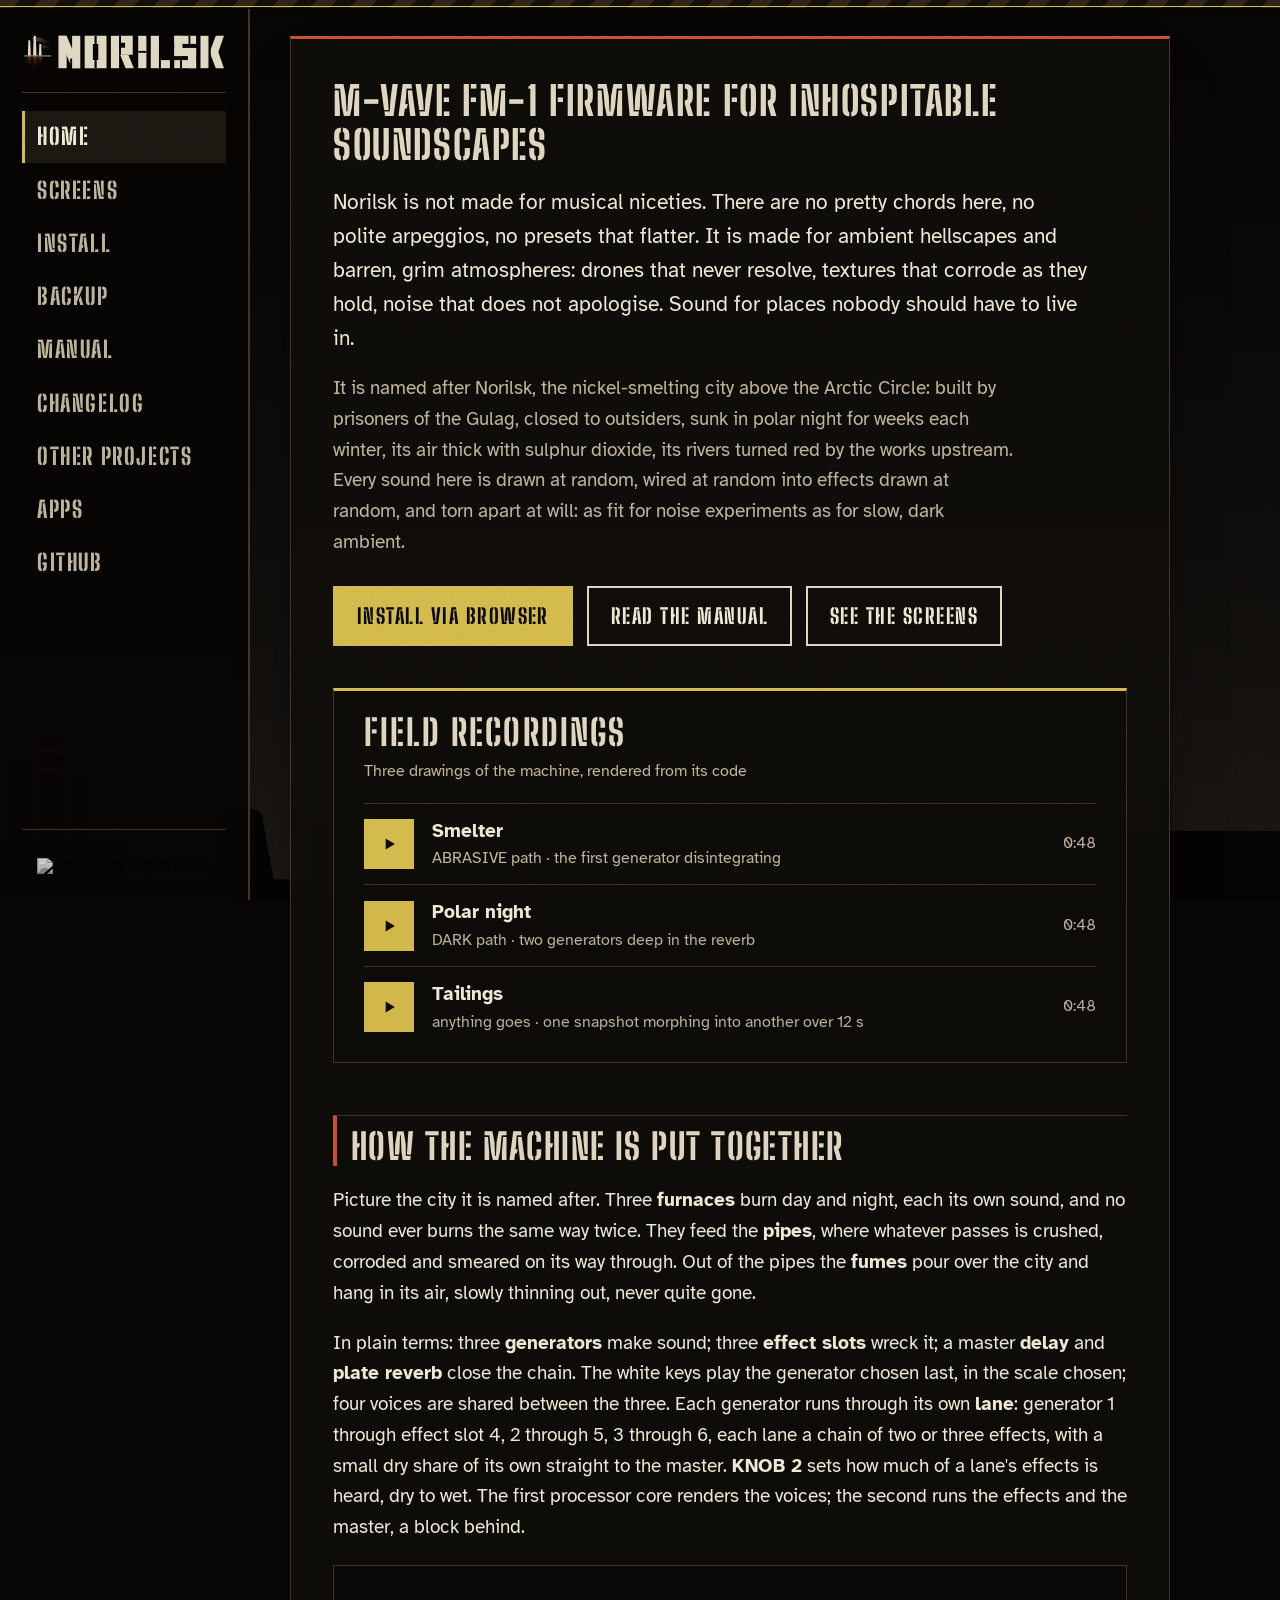
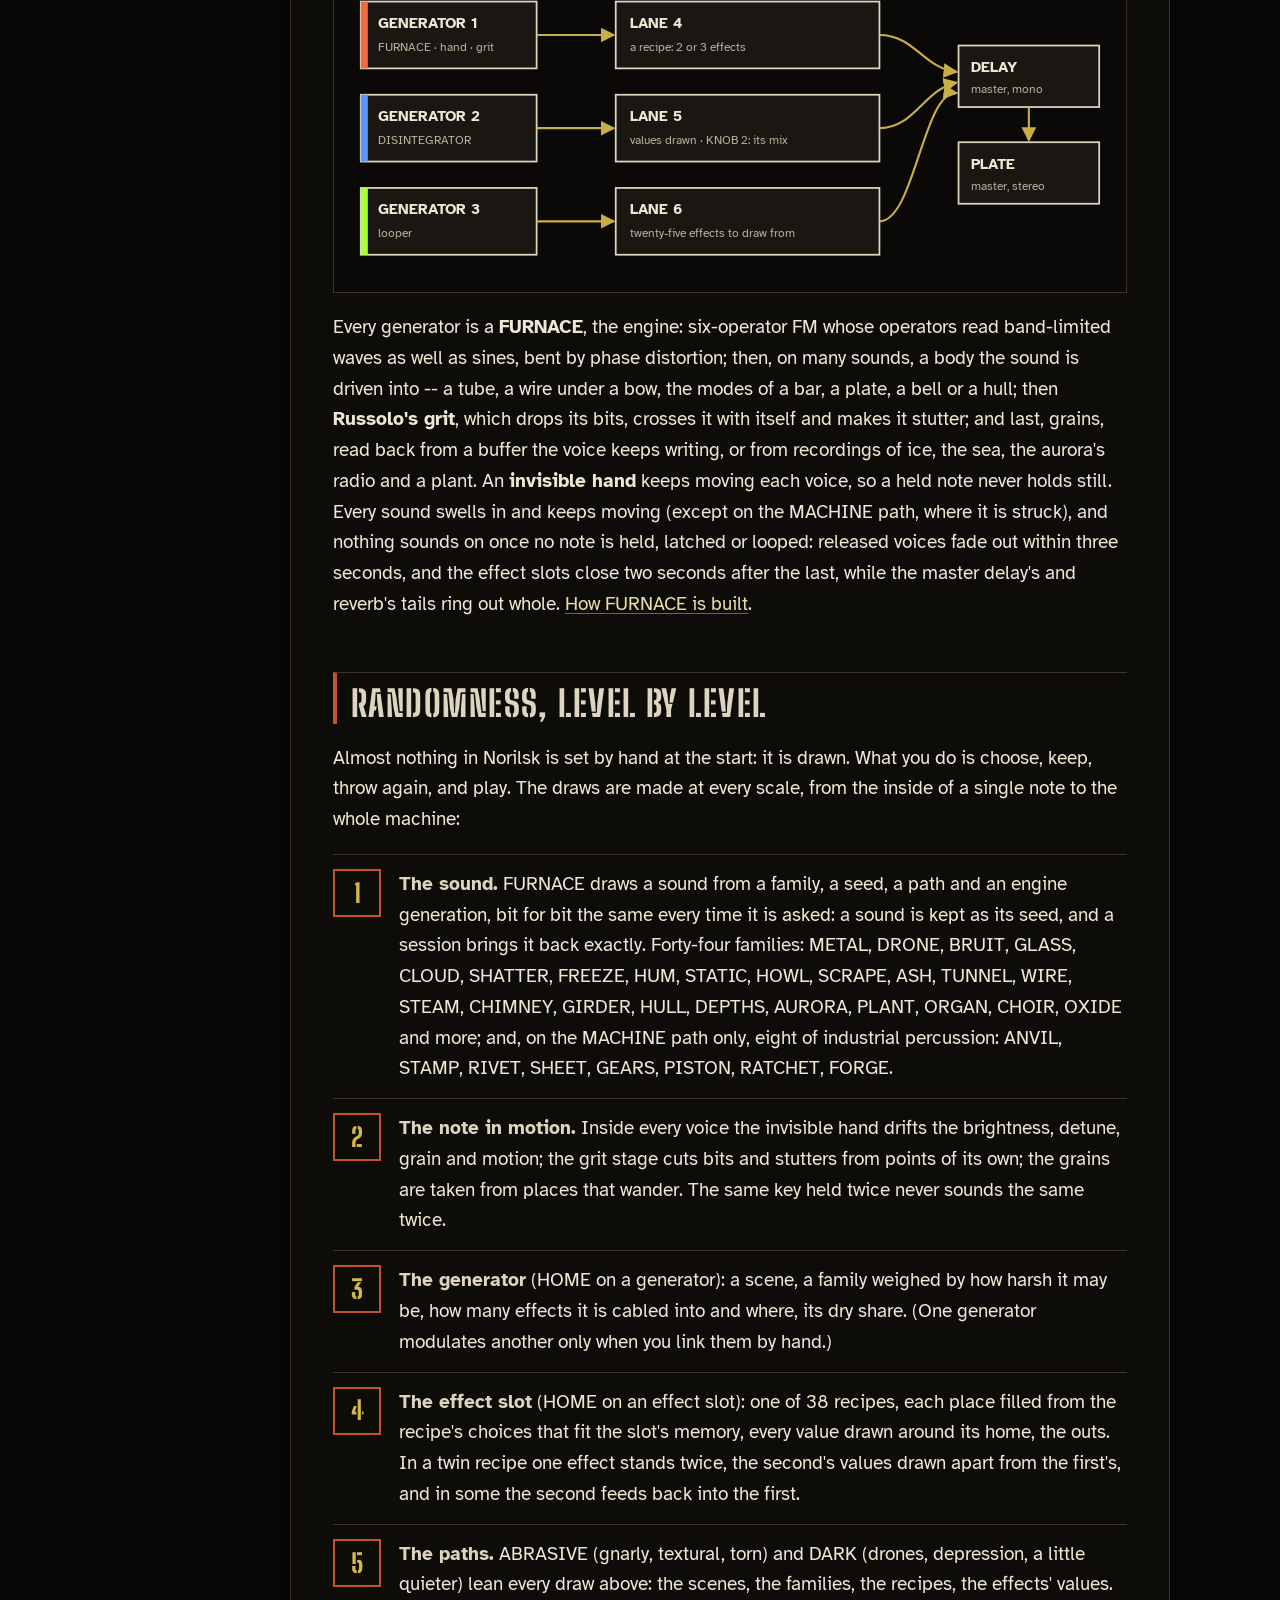
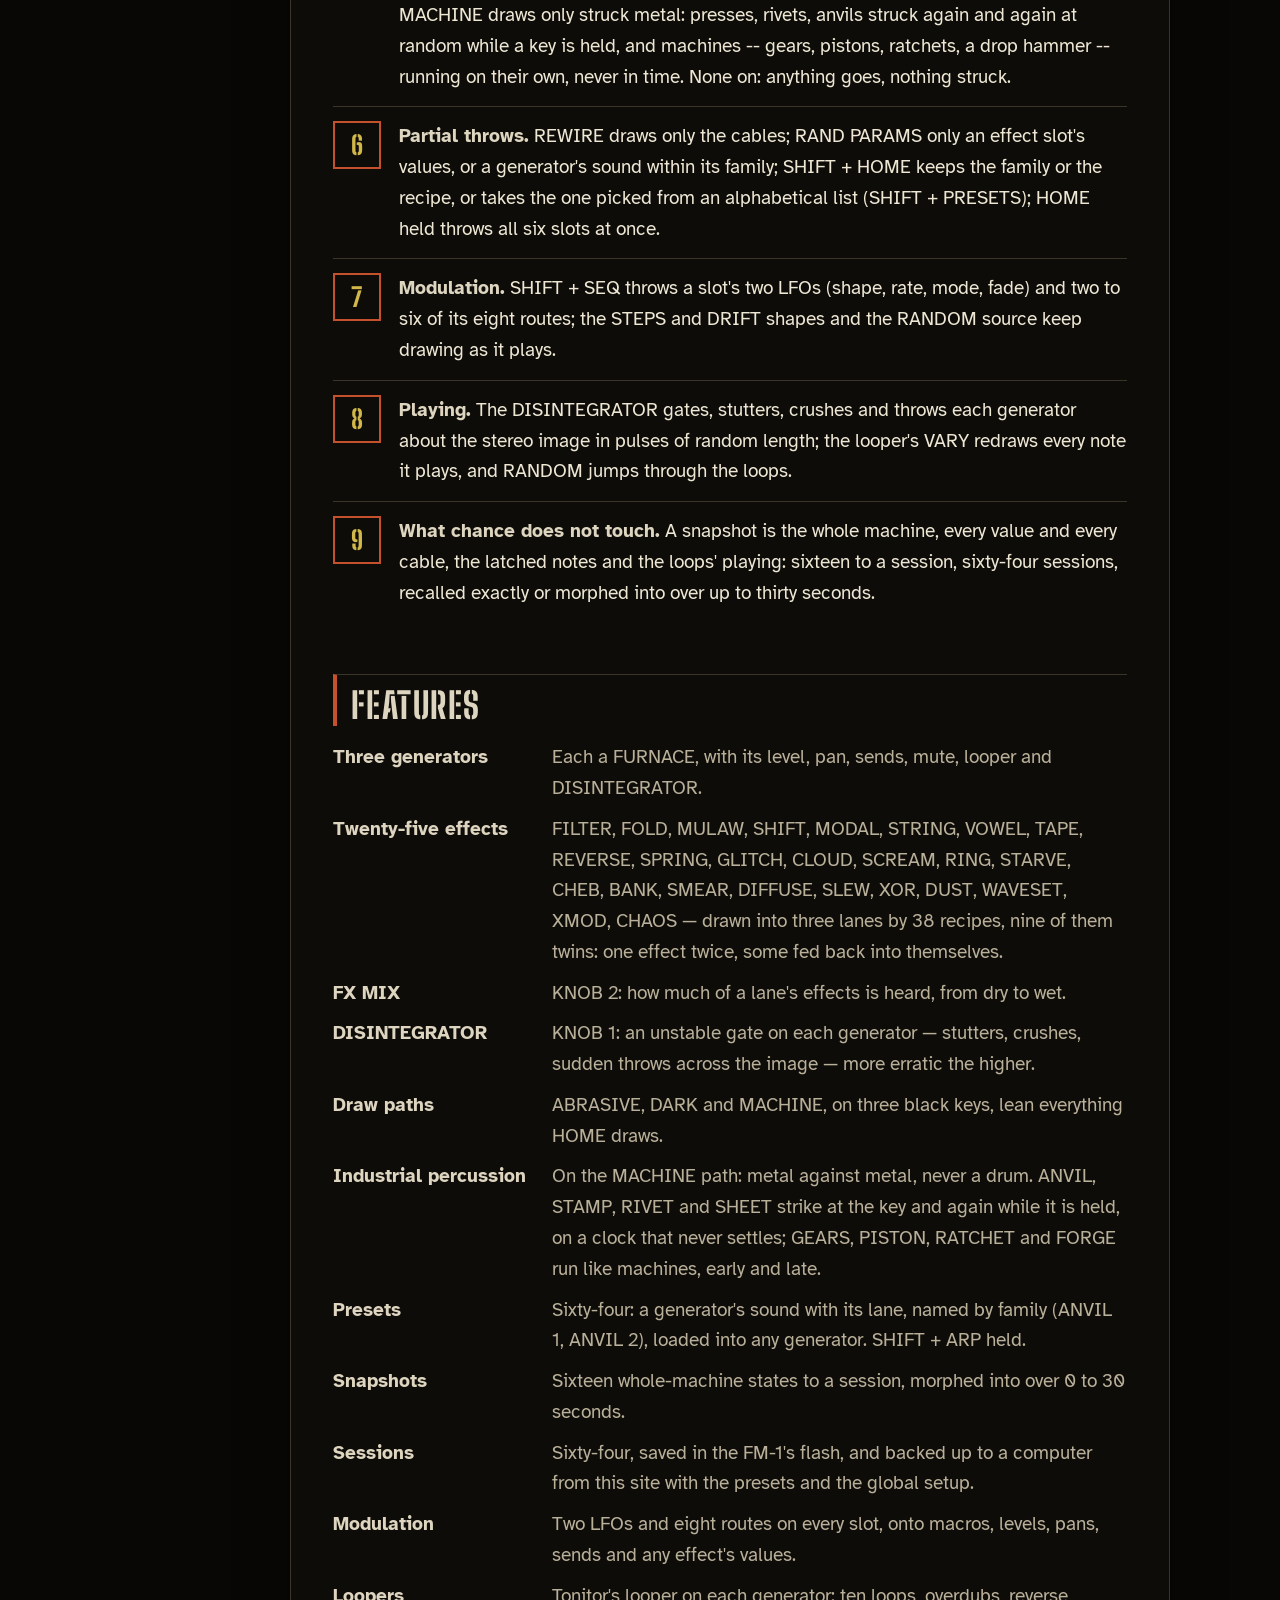
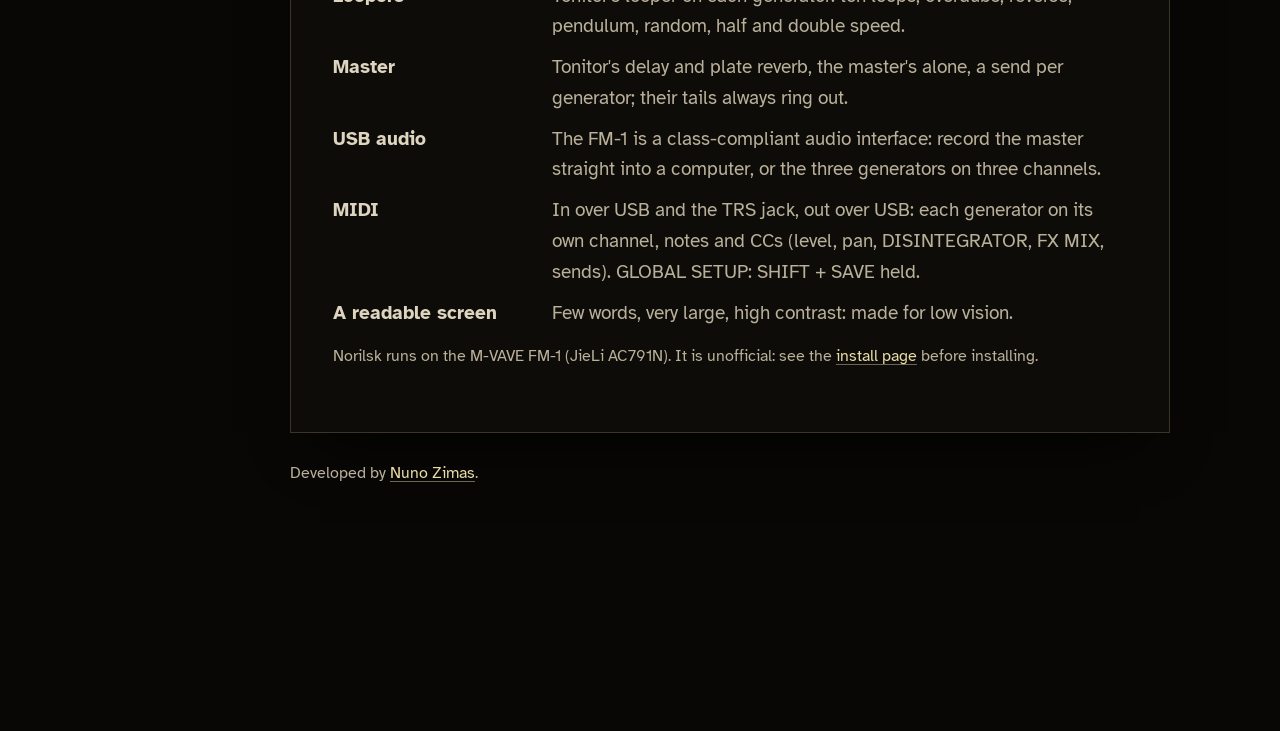
<file: docs/index.html>
<!doctype html>
<!-- SPDX-License-Identifier: MIT -- Norilsk website (generated by tools/make_site.py from site/, README.md, CHANGELOG.md) -->
<html lang="en">
<head>
<meta charset="utf-8">
<meta name="viewport" content="width=device-width, initial-scale=1">
<title>Norilsk — a firmware for the M-VAVE FM-1</title>
<meta name="description" content="Norilsk: a firmware for the M-VAVE FM-1 for ambient hellscapes, barren and grim atmospheres and noise: everything drawn at random, wired at random, torn apart at will.">
<link rel="icon" href="assets/mark.svg?v=1e66f6c907" type="image/svg+xml">
<link rel="preconnect" href="https://fonts.googleapis.com">
<link rel="preconnect" href="https://fonts.gstatic.com" crossorigin>
<link href="https://fonts.googleapis.com/css2?family=Atkinson+Hyperlegible:wght@400;700&family=Big+Shoulders+Stencil+Display:wght@700;800&display=swap" rel="stylesheet">
<link rel="stylesheet" href="css/site.css?v=8f4efac784">
<script src="js/demo.js?v=6032e4826e" defer></script>
</head>
<body>
<div class="layout">
  <aside class="side">
    <div class="top">
      <a class="brand" href="./"><img src="assets/logo-dark.svg?v=1e66f6c907" alt="Norilsk" width="448" height="80"></a>
      <button class="menu-btn" type="button" aria-label="Menu" aria-controls="site-nav" aria-expanded="false"><span></span><span></span><span></span></button>
    </div>
    <nav id="site-nav" aria-label="Site">
      <button class="menu-close" type="button" aria-label="Close the menu">&times;</button>
      <a href="./" aria-current="page">Home</a>
      <a href="screens.html">Screens</a>
      <a href="install.html">Install</a>
      <a href="backup.html">Backup</a>
      <a href="manual.html">Manual</a>
      <a href="changelog.html">Changelog</a>
      <a href="projects.html">Other projects</a>
      <a href="apps.html">Apps</a>
      <a href="https://github.com/nzimas/norilsk">GitHub</a>
    </nav>
    <div class="menu-shade" hidden></div>
    <form class="donate donate-side" action="https://www.paypal.com/cgi-bin/webscr" method="post" target="_top">
      <input type="hidden" name="cmd" value="_xclick">
      <input type="hidden" name="business" value="nzimas.lv@gmail.com">
      <input type="hidden" name="item_name" value="Support Norilsk">
      <input type="hidden" name="currency_code" value="EUR">
      <input type="image" src="https://www.paypalobjects.com/en_US/i/btn/btn_donateCC_LG.gif" name="submit"
             title="PayPal - The safer, easier way to pay online!" alt="Donate with PayPal button">
    </form>
  </aside>
  <div class="content">
    <main>
<div class="hero">
  <h1>M-VAVE FM-1 firmware for inhospitable soundscapes</h1>
  <p>Norilsk is not made for musical niceties. There are no pretty chords here, no polite arpeggios, no presets that
    flatter. It is made for ambient hellscapes and barren, grim atmospheres: drones that never resolve, textures that
    corrode as they hold, noise that does not apologise. Sound for places nobody should have to live in.</p>
  <p class="grim">It is named after Norilsk, the nickel-smelting city above the Arctic Circle: built by prisoners of
    the Gulag, closed to outsiders, sunk in polar night for weeks each winter, its air thick with sulphur dioxide, its
    rivers turned red by the works upstream. Every sound here is drawn at random, wired at random into effects drawn
    at random, and torn apart at will: as fit for noise experiments as for slow, dark ambient.</p>
  <div class="cta">
    <a class="btn primary" href="install.html">Install via browser</a>
    <a class="btn" href="manual.html">Read the manual</a>
    <a class="btn" href="screens.html">See the screens</a>
  </div>
</div>

<section class="demo" id="demo" aria-label="Demos">
  <div class="demo-head">
    <p class="demo-title">Field recordings</p>
    <p class="demo-state">Three drawings of the machine, rendered from its code</p>
  </div>
  <canvas class="demo-scope" aria-hidden="true"></canvas>
  <ol class="demo-list">
    <li data-src="assets/demo/smelter.mp3">
      <button class="demo-play" type="button" aria-label="Play Smelter" aria-pressed="false">
        <svg class="i-play" viewBox="0 0 24 24" aria-hidden="true"><path d="M8 5.5v13l11-6.5z"/></svg>
        <svg class="i-stop" viewBox="0 0 24 24" aria-hidden="true"><rect x="6.5" y="6.5" width="11" height="11"/></svg>
      </button>
      <span class="demo-name">Smelter<small>ABRASIVE path · the first generator disintegrating</small></span>
      <span class="demo-bpm">0:48</span>
    </li>
    <li data-src="assets/demo/polar-night.mp3">
      <button class="demo-play" type="button" aria-label="Play Polar night" aria-pressed="false">
        <svg class="i-play" viewBox="0 0 24 24" aria-hidden="true"><path d="M8 5.5v13l11-6.5z"/></svg>
        <svg class="i-stop" viewBox="0 0 24 24" aria-hidden="true"><rect x="6.5" y="6.5" width="11" height="11"/></svg>
      </button>
      <span class="demo-name">Polar night<small>DARK path · two generators deep in the reverb</small></span>
      <span class="demo-bpm">0:48</span>
    </li>
    <li data-src="assets/demo/tailings.mp3">
      <button class="demo-play" type="button" aria-label="Play Tailings" aria-pressed="false">
        <svg class="i-play" viewBox="0 0 24 24" aria-hidden="true"><path d="M8 5.5v13l11-6.5z"/></svg>
        <svg class="i-stop" viewBox="0 0 24 24" aria-hidden="true"><rect x="6.5" y="6.5" width="11" height="11"/></svg>
      </button>
      <span class="demo-name">Tailings<small>anything goes · one snapshot morphing into another over 12 s</small></span>
      <span class="demo-bpm">0:48</span>
    </li>
  </ol>
</section>

<h2 id="machine">How the machine is put together</h2>
<p class="grim">Picture the city it is named after. Three <b>furnaces</b> burn day and night, each its own sound, and
  no sound ever burns the same way twice. They feed the <b>pipes</b>, where whatever passes is crushed, corroded and
  smeared on its way through. Out of the pipes the <b>fumes</b> pour over the city and hang in its air, slowly thinning
  out, never quite gone.</p>
<p>In plain terms: three <b>generators</b> make sound; three <b>effect slots</b> wreck it; a master <b>delay</b> and
  <b>plate reverb</b> close the chain. The white keys play the generator chosen last, in the scale chosen; four voices
  are shared between the three. Each generator runs through its own <b>lane</b>: generator 1 through effect slot 4,
  2 through 5, 3 through 6, each lane a chain of two or three effects, with a small dry share of its own straight to the
  master. <b>KNOB 2</b> sets how much of a lane's effects is heard, dry to wet. The first processor core renders the
  voices; the second runs the effects and the master, a block behind.</p>
<div class="flow" role="img" aria-label="Three generators, the furnaces, each into its own lane of two or three effects, the pipes, then the master delay and plate reverb, the air, to the output">
<svg viewBox="0 0 860 330" xmlns="http://www.w3.org/2000/svg" font-family="Atkinson Hyperlegible, sans-serif" font-size="17">
  <defs><marker id="ar" viewBox="0 0 10 10" refX="9" refY="5" markerWidth="7" markerHeight="7" orient="auto"><path d="M0,0 L10,5 L0,10 z" fill="#d2b84a"/></marker></defs>
  <g fill="#1a1712" stroke="#ddd5bf" stroke-width="2">
    <rect x="10" y="20" width="200" height="76"/><rect x="10" y="126" width="200" height="76"/><rect x="10" y="232" width="200" height="76"/>
    <rect x="300" y="20" width="300" height="76"/><rect x="300" y="126" width="300" height="76"/><rect x="300" y="232" width="300" height="76"/>
    <rect x="690" y="70" width="160" height="70"/><rect x="690" y="180" width="160" height="70"/>
  </g>
  <g fill="#ef6a43"><rect x="10" y="20" width="8" height="76"/></g><g fill="#5a96ff"><rect x="10" y="126" width="8" height="76"/></g><g fill="#a8ff3c"><rect x="10" y="232" width="8" height="76"/></g>
  <g fill="#ede7d4" font-weight="700">
    <text x="30" y="50">GENERATOR 1</text><text x="30" y="156">GENERATOR 2</text><text x="30" y="262">GENERATOR 3</text>
    <text x="316" y="50">LANE 4</text><text x="316" y="156">LANE 5</text><text x="316" y="262">LANE 6</text>
    <text x="704" y="100">DELAY</text><text x="704" y="210">PLATE</text>
  </g>
  <g fill="#b9b09a" font-size="14">
    <text x="30" y="76">FURNACE · hand · grit</text><text x="30" y="182">DISINTEGRATOR</text><text x="30" y="288">looper</text>
    <text x="316" y="76">a recipe: 2 or 3 effects</text><text x="316" y="182">values drawn · KNOB 2: its mix</text><text x="316" y="288">twenty-five effects to draw from</text>
    <text x="704" y="124">master, mono</text><text x="704" y="234">master, stereo</text>
  </g>
  <g stroke="#d2b84a" stroke-width="2.4" fill="none" marker-end="url(#ar)" opacity="0.95">
    <path d="M210,58 L298,58"/><path d="M210,164 L298,164"/><path d="M210,270 L298,270"/>
    <path d="M600,58 C640,58 650,96 688,100"/><path d="M600,164 C640,164 650,120 688,112"/><path d="M600,270 C640,270 650,120 688,124"/>
    <path d="M770,140 L770,178"/>
  </g>
</svg>
</div>
<p>Every generator is a <b>FURNACE</b>, the engine: six-operator FM whose operators read band-limited waves as
  well as sines, bent by phase distortion; then, on many sounds, a body the sound is driven into -- a tube, a wire under
  a bow, the modes of a bar, a plate, a bell or a hull; then <b>Russolo's grit</b>, which drops its bits, crosses it
  with itself and makes it stutter; and last, grains, read back from a buffer the voice keeps writing, or from
  recordings of ice, the sea, the aurora's radio and a plant. An <b>invisible hand</b> keeps moving each voice, so a
  held note never holds still. Every sound swells in and keeps moving (except on the MACHINE path, where it is struck),
  and nothing sounds on once no note is held, latched or looped: released voices fade out within three seconds, and the effect slots close two seconds after the
  last, while the master delay's and reverb's tails ring out whole. <a href="manual.html#furnace-engine">How
  FURNACE is built</a>.</p>

<h2 id="randomness">Randomness, level by level</h2>
<p>Almost nothing in Norilsk is set by hand at the start: it is drawn. What you do is choose, keep, throw again, and
  play. The draws are made at every scale, from the inside of a single note to the whole machine:</p>
<ol class="layers">
  <li><b>The sound.</b> FURNACE draws a sound from a family, a seed, a path and an engine generation, bit for bit
    the same every time it is asked: a sound is kept as its seed, and a session brings it back exactly. Forty-four
    families: METAL, DRONE, BRUIT, GLASS, CLOUD, SHATTER, FREEZE, HUM, STATIC, HOWL, SCRAPE, ASH, TUNNEL, WIRE, STEAM,
    CHIMNEY, GIRDER, HULL, DEPTHS, AURORA, PLANT, ORGAN, CHOIR, OXIDE and more; and, on the MACHINE path only, eight of
    industrial percussion: ANVIL, STAMP, RIVET, SHEET, GEARS, PISTON, RATCHET, FORGE.</li>
  <li><b>The note in motion.</b> Inside every voice the invisible hand drifts the brightness, detune, grain and motion;
    the grit stage cuts bits and stutters from points of its own; the grains are taken from places that wander. The
    same key held twice never sounds the same twice.</li>
  <li><b>The generator</b> (HOME on a generator): a scene, a family weighed by how harsh it may be, how many effects it
    is cabled into and where, its dry share. (One generator modulates another only when you link them by hand.)</li>
  <li><b>The effect slot</b> (HOME on an effect slot): one of 38 recipes, each place filled from the recipe's choices
    that fit the slot's memory, every value drawn around its home, the outs. In a twin recipe one effect stands twice,
    the second's values drawn apart from the first's, and in some the second feeds back into the first.</li>
  <li><b>The paths.</b> ABRASIVE (gnarly, textural, torn) and DARK (drones, depression, a little quieter) lean every
    draw above: the scenes, the families, the recipes, the effects' values. MACHINE draws only struck metal: presses,
    rivets, anvils struck again and again at random while a key is held, and machines -- gears, pistons, ratchets, a
    drop hammer -- running on their own, never in time. None on: anything goes, nothing struck.</li>
  <li><b>Partial throws.</b> REWIRE draws only the cables; RAND PARAMS only an effect slot's values, or a generator's
    sound within its family; SHIFT + HOME keeps the family or the recipe, or takes the one picked from an alphabetical
    list (SHIFT + PRESETS); HOME held throws all six slots at once.</li>
  <li><b>Modulation.</b> SHIFT + SEQ throws a slot's two LFOs (shape, rate, mode, fade) and two to six of its eight
    routes; the STEPS and DRIFT shapes and the RANDOM source keep drawing as it plays.</li>
  <li><b>Playing.</b> The DISINTEGRATOR gates, stutters, crushes and throws each generator about the stereo image in
    pulses of random length; the looper's VARY redraws every note it plays, and RANDOM jumps through the loops.</li>
  <li><b>What chance does not touch.</b> A snapshot is the whole machine, every value and every cable, the latched
    notes and the loops' playing: sixteen to a session, sixty-four sessions, recalled exactly or morphed into over up to
    thirty seconds.</li>
</ol>

<h2 id="features">Features</h2>
<dl class="features">
  <dt>Three generators</dt><dd>Each a FURNACE, with its level, pan, sends, mute, looper and DISINTEGRATOR.</dd>
  <dt>Twenty-five effects</dt><dd>FILTER, FOLD, MULAW, SHIFT, MODAL, STRING, VOWEL, TAPE, REVERSE, SPRING, GLITCH,
    CLOUD, SCREAM, RING, STARVE, CHEB, BANK, SMEAR, DIFFUSE, SLEW, XOR, DUST, WAVESET, XMOD, CHAOS — drawn into three
    lanes by 38 recipes, nine of them twins: one effect twice, some fed back into themselves.</dd>
  <dt>FX MIX</dt><dd>KNOB 2: how much of a lane's effects is heard, from dry to wet.</dd>
  <dt>DISINTEGRATOR</dt><dd>KNOB 1: an unstable gate on each generator — stutters, crushes, sudden throws across the
    image — more erratic the higher.</dd>
  <dt>Draw paths</dt><dd>ABRASIVE, DARK and MACHINE, on three black keys, lean everything HOME draws.</dd>
  <dt>Industrial percussion</dt><dd>On the MACHINE path: metal against metal, never a drum. ANVIL, STAMP, RIVET and SHEET
    strike at the key and again while it is held, on a clock that never settles; GEARS, PISTON, RATCHET and FORGE run
    like machines, early and late.</dd>
  <dt>Presets</dt><dd>Sixty-four: a generator's sound with its lane, named by family (ANVIL 1, ANVIL 2), loaded into
    any generator. SHIFT + ARP held.</dd>
  <dt>Snapshots</dt><dd>Sixteen whole-machine states to a session, morphed into over 0 to 30 seconds.</dd>
  <dt>Sessions</dt><dd>Sixty-four, saved in the FM-1's flash, and backed up to a computer from this site with the
    presets and the global setup.</dd>
  <dt>Modulation</dt><dd>Two LFOs and eight routes on every slot, onto macros, levels, pans, sends and any effect's
    values.</dd>
  <dt>Loopers</dt><dd>Tonitor's looper on each generator: ten loops, overdubs, reverse, pendulum, random, half and
    double speed.</dd>
  <dt>Master</dt><dd>Tonitor's delay and plate reverb, the master's alone, a send per generator; their tails always ring
    out.</dd>
  <dt>USB audio</dt><dd>The FM-1 is a class-compliant audio interface: record the master straight into a computer, or
    the three generators on three channels.</dd>
  <dt>MIDI</dt><dd>In over USB and the TRS jack, out over USB: each generator on its own channel, notes and CCs (level,
    pan, DISINTEGRATOR, FX MIX, sends). GLOBAL SETUP: SHIFT + SAVE held.</dd>
  <dt>A readable screen</dt><dd>Few words, very large, high contrast: made for low vision.</dd>
</dl>
<p class="note">Norilsk runs on the M-VAVE FM-1 (JieLi AC791N). It is unofficial: see the
  <a href="install.html">install page</a> before installing.</p>

    </main>
    <footer>
      <p>Developed by <a href="https://nunozimas.com">Nuno Zimas</a>.</p>
      <form class="donate donate-foot" action="https://www.paypal.com/cgi-bin/webscr" method="post" target="_top">
        <input type="hidden" name="cmd" value="_xclick">
        <input type="hidden" name="business" value="nzimas.lv@gmail.com">
        <input type="hidden" name="item_name" value="Support Norilsk">
        <input type="hidden" name="currency_code" value="EUR">
        <input type="image" src="https://www.paypalobjects.com/en_US/i/btn/btn_donateCC_LG.gif" name="submit"
               title="PayPal - The safer, easier way to pay online!" alt="Donate with PayPal button">
      </form>
    </footer>
  </div>
</div>
<script src="js/menu.js?v=8f4efac784"></script>
</body>
</html>
</file>
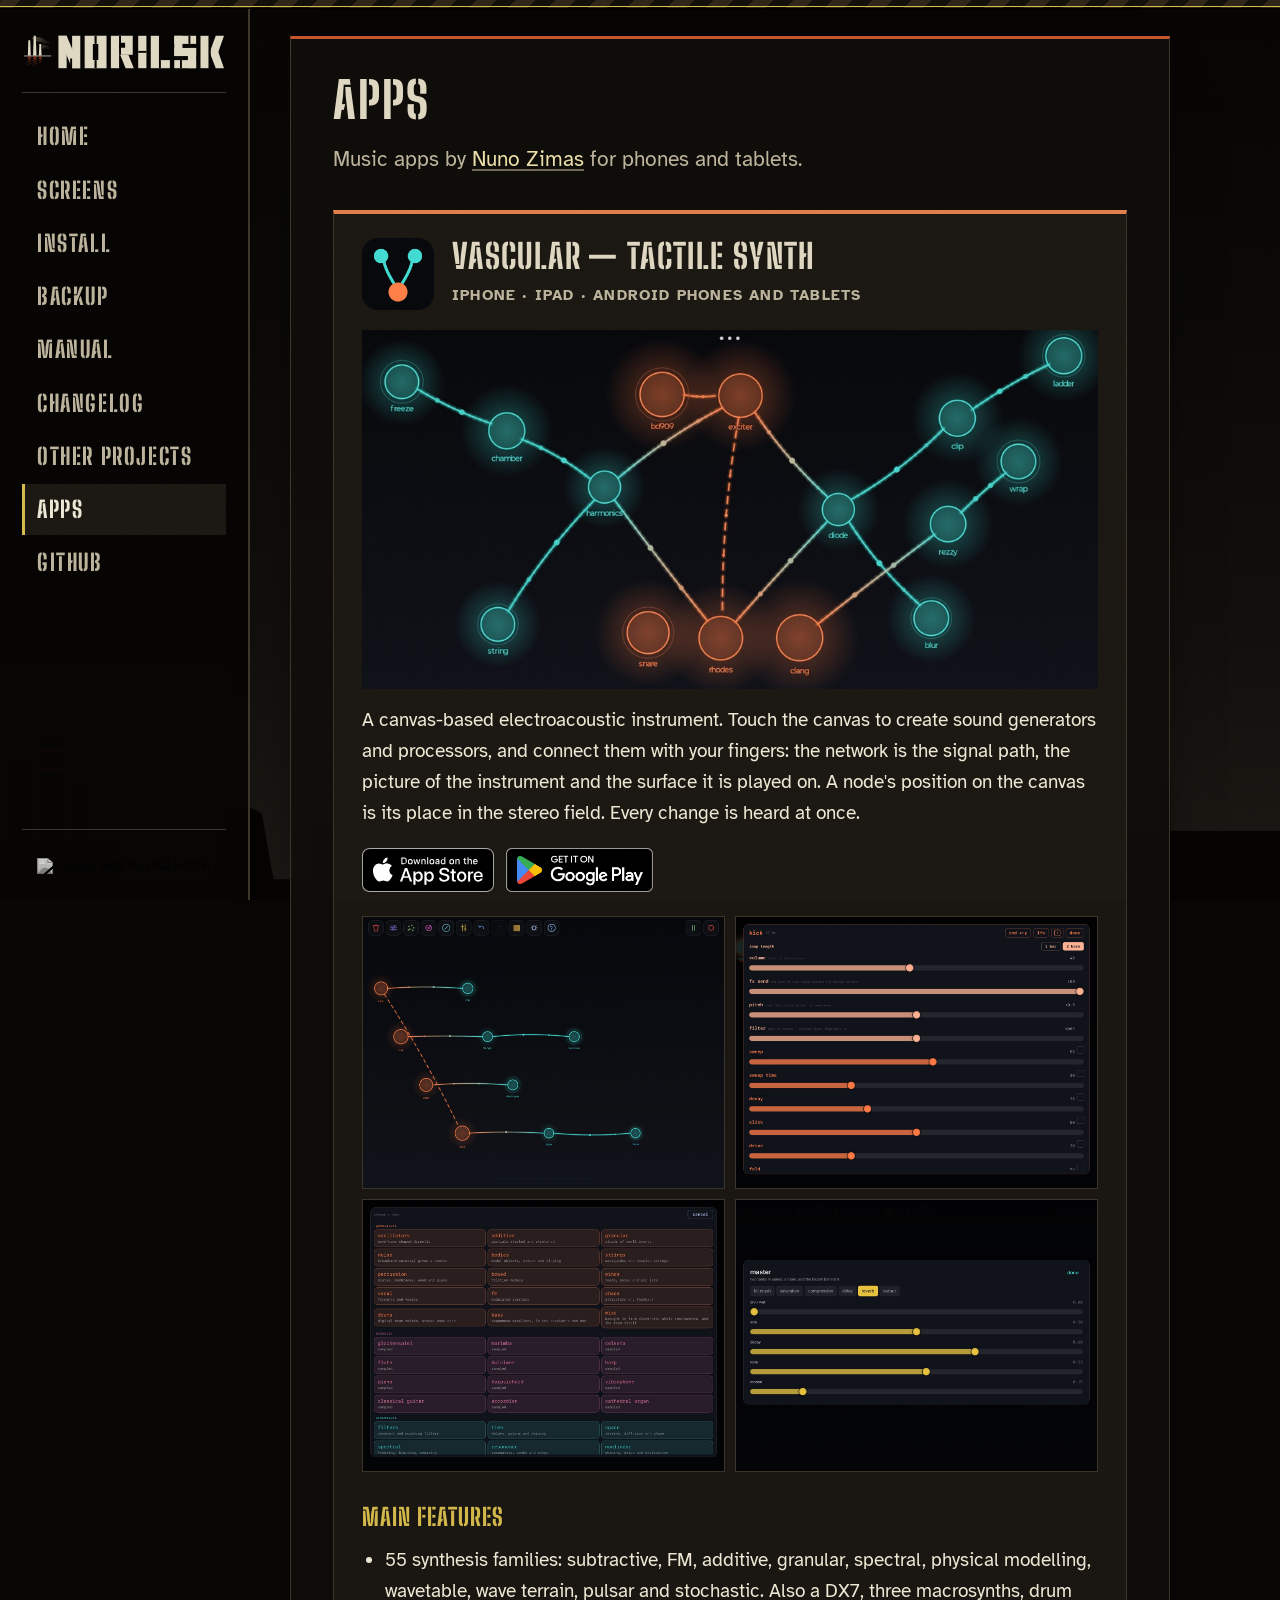
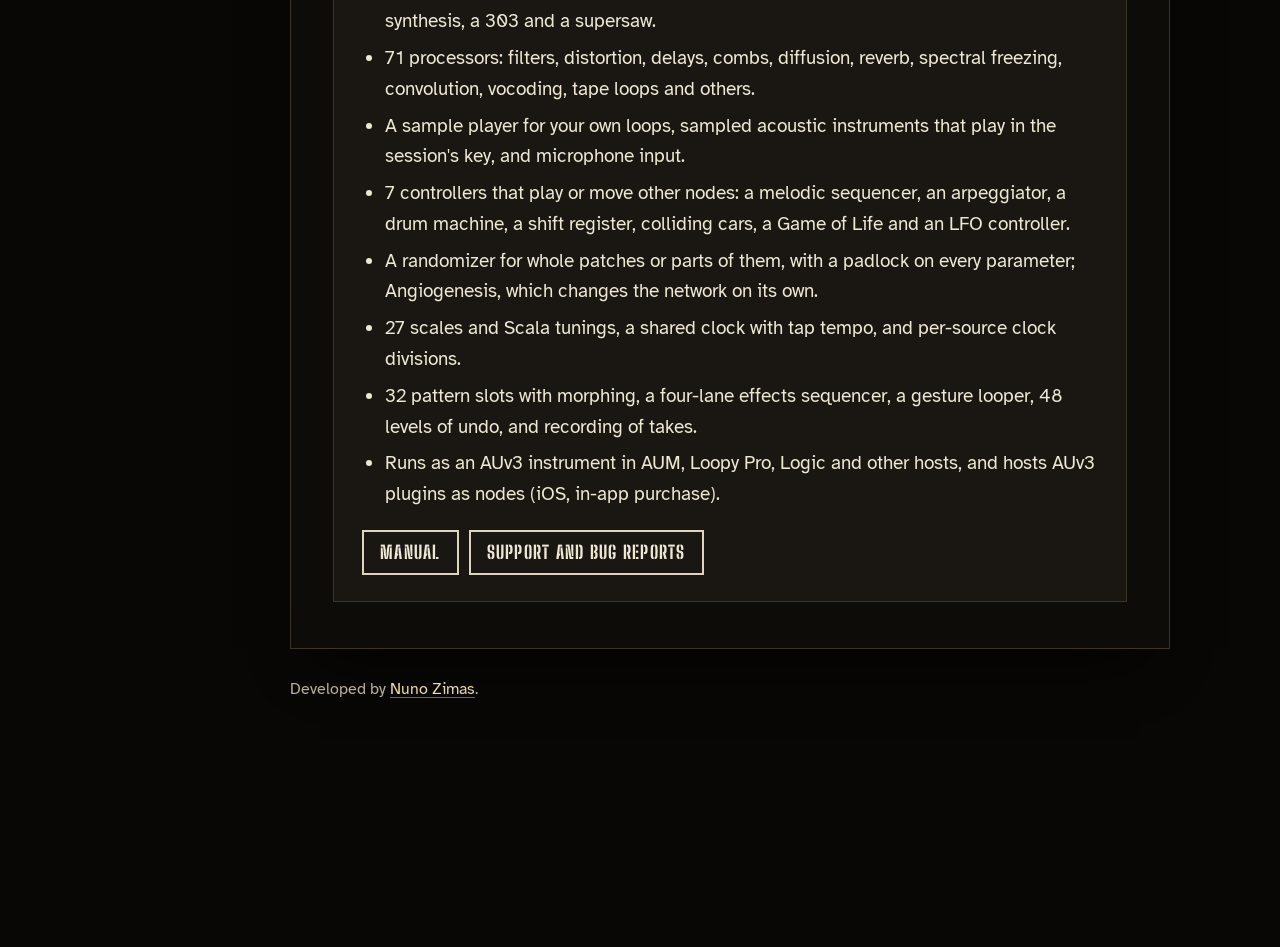
<file: docs/apps.html>
<!doctype html>
<!-- SPDX-License-Identifier: MIT -- Norilsk website (generated by tools/make_site.py from site/, README.md, CHANGELOG.md) -->
<html lang="en">
<head>
<meta charset="utf-8">
<meta name="viewport" content="width=device-width, initial-scale=1">
<title>Apps by Nuno Zimas</title>
<meta name="description" content="Music apps by Nuno Zimas for phones and tablets: Vascular, a touch instrument for iOS and Android.">
<link rel="icon" href="assets/mark.svg?v=1e66f6c907" type="image/svg+xml">
<link rel="preconnect" href="https://fonts.googleapis.com">
<link rel="preconnect" href="https://fonts.gstatic.com" crossorigin>
<link href="https://fonts.googleapis.com/css2?family=Atkinson+Hyperlegible:wght@400;700&family=Big+Shoulders+Stencil+Display:wght@700;800&display=swap" rel="stylesheet">
<link rel="stylesheet" href="css/site.css?v=8f4efac784">
</head>
<body>
<div class="layout">
  <aside class="side">
    <div class="top">
      <a class="brand" href="./"><img src="assets/logo-dark.svg?v=1e66f6c907" alt="Norilsk" width="448" height="80"></a>
      <button class="menu-btn" type="button" aria-label="Menu" aria-controls="site-nav" aria-expanded="false"><span></span><span></span><span></span></button>
    </div>
    <nav id="site-nav" aria-label="Site">
      <button class="menu-close" type="button" aria-label="Close the menu">&times;</button>
      <a href="./">Home</a>
      <a href="screens.html">Screens</a>
      <a href="install.html">Install</a>
      <a href="backup.html">Backup</a>
      <a href="manual.html">Manual</a>
      <a href="changelog.html">Changelog</a>
      <a href="projects.html">Other projects</a>
      <a href="apps.html" aria-current="page">Apps</a>
      <a href="https://github.com/nzimas/norilsk">GitHub</a>
    </nav>
    <div class="menu-shade" hidden></div>
    <form class="donate donate-side" action="https://www.paypal.com/cgi-bin/webscr" method="post" target="_top">
      <input type="hidden" name="cmd" value="_xclick">
      <input type="hidden" name="business" value="nzimas.lv@gmail.com">
      <input type="hidden" name="item_name" value="Support Norilsk">
      <input type="hidden" name="currency_code" value="EUR">
      <input type="image" src="https://www.paypalobjects.com/en_US/i/btn/btn_donateCC_LG.gif" name="submit"
             title="PayPal - The safer, easier way to pay online!" alt="Donate with PayPal button">
    </form>
  </aside>
  <div class="content">
    <main>
<h1>Apps</h1>
<p class="lead">Music apps by <a href="https://nunozimas.com">Nuno Zimas</a> for phones and tablets.</p>

<div class="apps">

<article class="app" id="vascular">
  <div class="app-head">
    <img class="app-icon" src="assets/apps/vascular/icon.png" alt="" width="72" height="72">
    <div>
      <h2>Vascular — Tactile Synth</h2>
      <span class="device">iPhone · iPad · Android phones and tablets</span>
    </div>
  </div>
  <img class="app-art" src="assets/apps/vascular/artwork.jpg" alt="A Vascular network: generators in orange, processors in teal, joined by the connections between them" width="1024" height="500" loading="lazy">
  <p>A canvas-based electroacoustic instrument. Touch the canvas to create sound generators and processors, and
    connect them with your fingers: the network is the signal path, the picture of the instrument and the surface it
    is played on. A node's position on the canvas is its place in the stereo field. Every change is heard at once.</p>
  <div class="stores">
    <a href="https://apps.apple.com/us/app/vascular-tactile-synth/id6808173190"><img src="assets/apps/app-store-badge.svg" alt="Download on the App Store" height="44"></a>
    <a href="https://play.google.com/store/apps/details?id=com.nzimas.vascular"><img src="assets/apps/google-play-badge.png" alt="Get it on Google Play" height="44"></a>
  </div>

  <div class="shots">
    <a href="assets/apps/vascular/canvas.jpg"><img src="assets/apps/vascular/canvas.jpg" alt="The canvas: generators with chains of processors" width="1400" height="1050" loading="lazy"></a>
    <a href="assets/apps/vascular/node.jpg"><img src="assets/apps/vascular/node.jpg" alt="A node's controls" width="1400" height="1050" loading="lazy"></a>
    <a href="assets/apps/vascular/palette.jpg"><img src="assets/apps/vascular/palette.jpg" alt="The palette of generators, sampled instruments and processors" width="1400" height="1050" loading="lazy"></a>
    <a href="assets/apps/vascular/master.jpg"><img src="assets/apps/vascular/master.jpg" alt="The master effects, on the reverb" width="1400" height="1050" loading="lazy"></a>
  </div>

  <h3>Main features</h3>
  <ul class="app-features">
    <li>55 synthesis families: subtractive, FM, additive, granular, spectral, physical modelling, wavetable, wave
      terrain, pulsar and stochastic. Also a DX7, three macrosynths, drum synthesis, a 303 and a supersaw.</li>
    <li>71 processors: filters, distortion, delays, combs, diffusion, reverb, spectral freezing, convolution,
      vocoding, tape loops and others.</li>
    <li>A sample player for your own loops, sampled acoustic instruments that play in the session's key, and
      microphone input.</li>
    <li>7 controllers that play or move other nodes: a melodic sequencer, an arpeggiator, a drum machine, a shift
      register, colliding cars, a Game of Life and an LFO controller.</li>
    <li>A randomizer for whole patches or parts of them, with a padlock on every parameter; Angiogenesis, which
      changes the network on its own.</li>
    <li>27 scales and Scala tunings, a shared clock with tap tempo, and per-source clock divisions.</li>
    <li>32 pattern slots with morphing, a four-lane effects sequencer, a gesture looper, 48 levels of undo, and
      recording of takes.</li>
    <li>Runs as an AUv3 instrument in AUM, Loopy Pro, Logic and other hosts, and hosts AUv3 plugins as nodes (iOS,
      in-app purchase).</li>
  </ul>
  <div class="links">
    <a class="btn small" href="https://absolute.lv/en/products/vascular-tactile-synth/manual">Manual</a>
    <a class="btn small" href="https://github.com/nzimas/vascular-ios/issues">Support and bug reports</a>
  </div>
</article>

</div>

    </main>
    <footer>
      <p>Developed by <a href="https://nunozimas.com">Nuno Zimas</a>.</p>
      <form class="donate donate-foot" action="https://www.paypal.com/cgi-bin/webscr" method="post" target="_top">
        <input type="hidden" name="cmd" value="_xclick">
        <input type="hidden" name="business" value="nzimas.lv@gmail.com">
        <input type="hidden" name="item_name" value="Support Norilsk">
        <input type="hidden" name="currency_code" value="EUR">
        <input type="image" src="https://www.paypalobjects.com/en_US/i/btn/btn_donateCC_LG.gif" name="submit"
               title="PayPal - The safer, easier way to pay online!" alt="Donate with PayPal button">
      </form>
    </footer>
  </div>
</div>
<script src="js/menu.js?v=8f4efac784"></script>
</body>
</html>
</file>
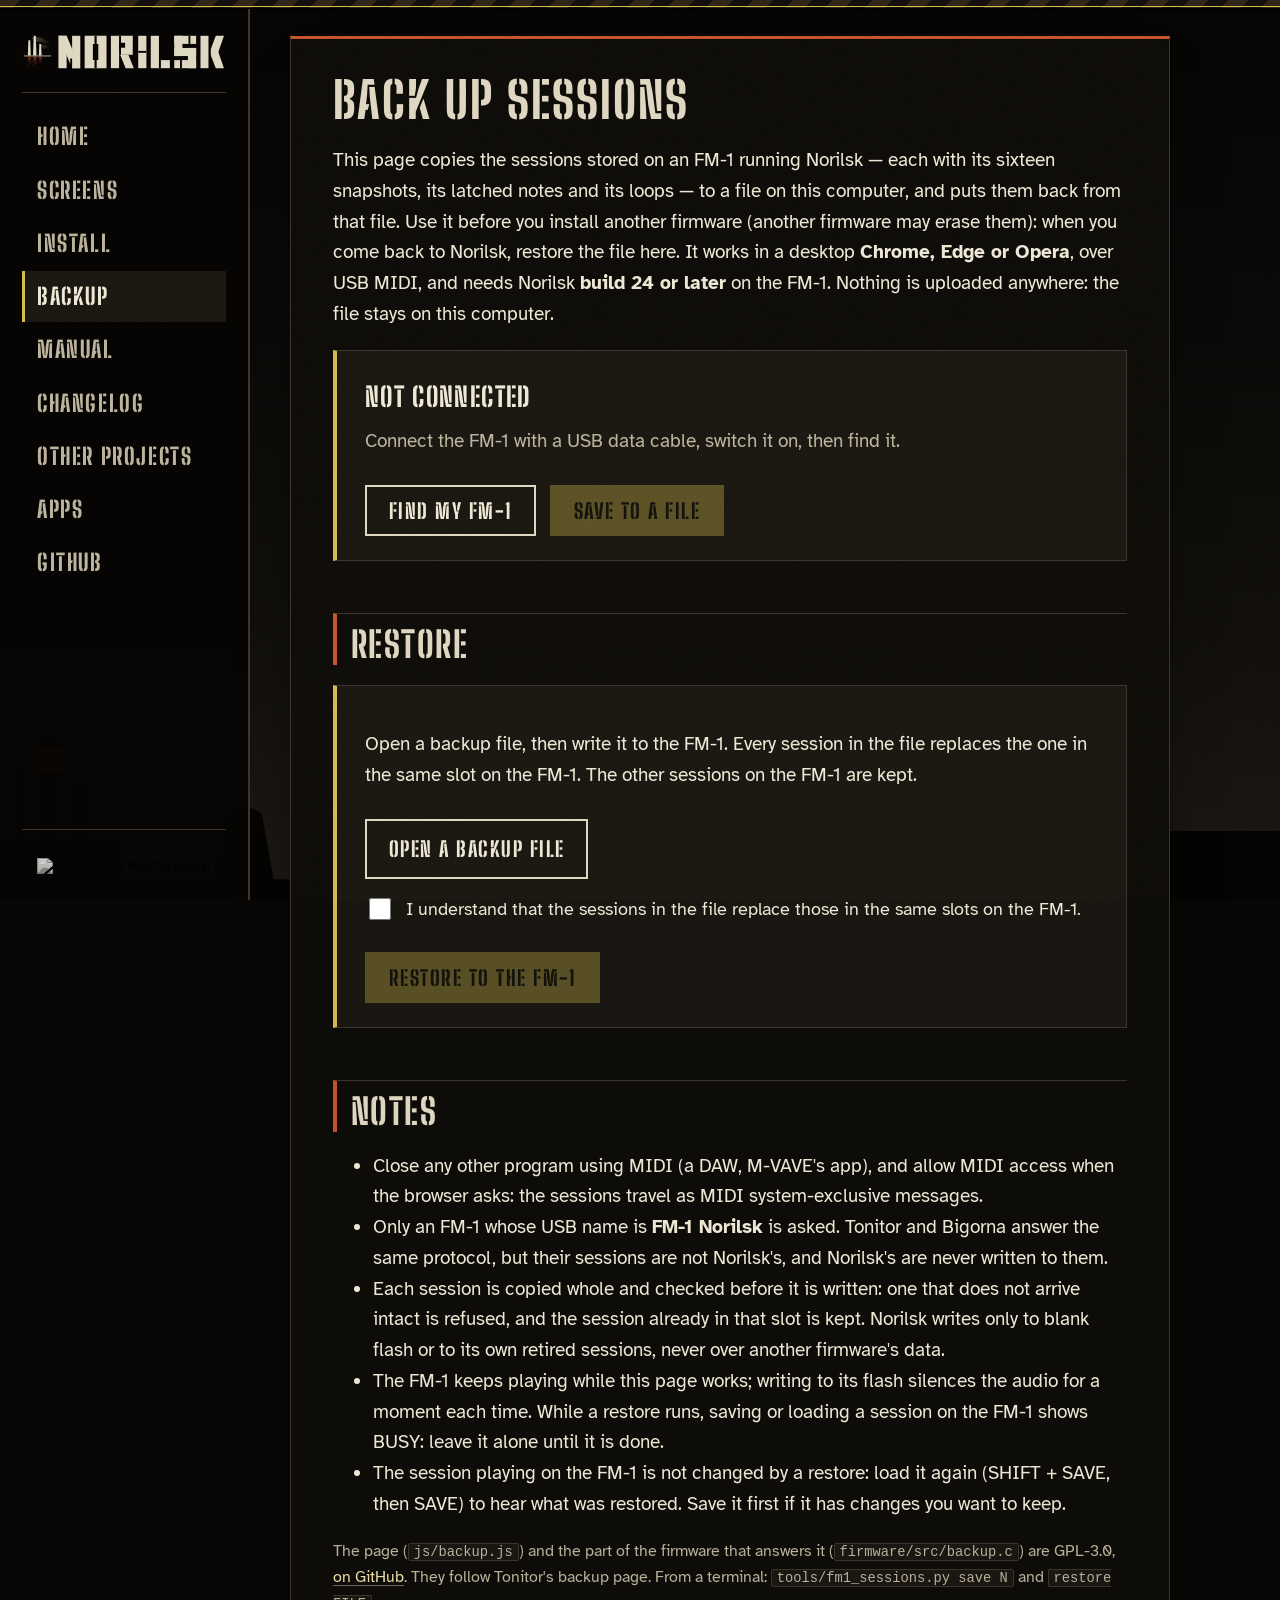
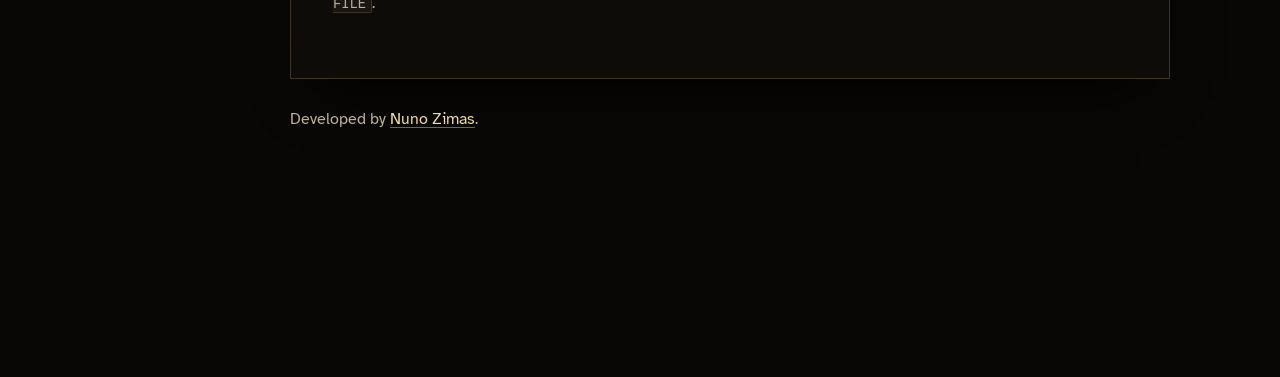
<file: docs/backup.html>
<!doctype html>
<!-- SPDX-License-Identifier: MIT -- Norilsk website (generated by tools/make_site.py from site/, README.md, CHANGELOG.md) -->
<html lang="en">
<head>
<meta charset="utf-8">
<meta name="viewport" content="width=device-width, initial-scale=1">
<title>Back up Norilsk sessions</title>
<meta name="description" content="Save the sessions on an M-VAVE FM-1 running Norilsk to a file, and restore them, from your browser.">
<link rel="icon" href="assets/mark.svg?v=1e66f6c907" type="image/svg+xml">
<link rel="preconnect" href="https://fonts.googleapis.com">
<link rel="preconnect" href="https://fonts.gstatic.com" crossorigin>
<link href="https://fonts.googleapis.com/css2?family=Atkinson+Hyperlegible:wght@400;700&family=Big+Shoulders+Stencil+Display:wght@700;800&display=swap" rel="stylesheet">
<link rel="stylesheet" href="css/site.css?v=8f4efac784">
<script type="module" src="js/backup.js"></script>
</head>
<body>
<div class="layout">
  <aside class="side">
    <div class="top">
      <a class="brand" href="./"><img src="assets/logo-dark.svg?v=1e66f6c907" alt="Norilsk" width="448" height="80"></a>
      <button class="menu-btn" type="button" aria-label="Menu" aria-controls="site-nav" aria-expanded="false"><span></span><span></span><span></span></button>
    </div>
    <nav id="site-nav" aria-label="Site">
      <button class="menu-close" type="button" aria-label="Close the menu">&times;</button>
      <a href="./">Home</a>
      <a href="screens.html">Screens</a>
      <a href="install.html">Install</a>
      <a href="backup.html" aria-current="page">Backup</a>
      <a href="manual.html">Manual</a>
      <a href="changelog.html">Changelog</a>
      <a href="projects.html">Other projects</a>
      <a href="apps.html">Apps</a>
      <a href="https://github.com/nzimas/norilsk">GitHub</a>
    </nav>
    <div class="menu-shade" hidden></div>
    <form class="donate donate-side" action="https://www.paypal.com/cgi-bin/webscr" method="post" target="_top">
      <input type="hidden" name="cmd" value="_xclick">
      <input type="hidden" name="business" value="nzimas.lv@gmail.com">
      <input type="hidden" name="item_name" value="Support Norilsk">
      <input type="hidden" name="currency_code" value="EUR">
      <input type="image" src="https://www.paypalobjects.com/en_US/i/btn/btn_donateCC_LG.gif" name="submit"
             title="PayPal - The safer, easier way to pay online!" alt="Donate with PayPal button">
    </form>
  </aside>
  <div class="content">
    <main>
<h1>Back up sessions</h1>
<p>This page copies the sessions stored on an FM-1 running Norilsk — each with its sixteen snapshots, its latched
  notes and its loops — to a file on this computer, and puts them back from that file. Use it before you install
  another firmware (another firmware may erase them): when you come back to Norilsk, restore the file here. It works
  in a desktop <b>Chrome, Edge or Opera</b>, over USB MIDI, and needs Norilsk <b>build 24 or later</b> on the FM-1.
  Nothing is uploaded anywhere: the file stays on this computer.</p>

<div class="panel" aria-live="polite">
  <p class="status" id="status">Not connected</p>
  <p class="detail" id="detail">Connect the FM-1 with a USB data cable, switch it on, then find it.</p>
  <dl class="dev" id="facts" hidden>
    <dt>On the FM-1</dt><dd id="f-dev"></dd>
    <dt>In the file</dt><dd id="f-file">no file opened</dd>
  </dl>
  <div class="bar" id="bar" hidden><div></div></div>
  <div class="cta">
    <button class="btn" id="connect">Find my FM-1</button>
    <button class="btn primary" id="save" disabled>Save to a file</button>
  </div>
</div>

<h2>Restore</h2>
<div class="panel">
  <p>Open a backup file, then write it to the FM-1. Every session in the file replaces the one in the same slot on
    the FM-1. The other sessions on the FM-1 are kept.</p>
  <div class="cta">
    <label class="btn" for="file">Open a backup file</label>
    <input type="file" id="file" accept=".json,application/json" hidden>
  </div>
  <label class="check"><input type="checkbox" id="agree">
    <span>I understand that the sessions in the file replace those in the same slots on the FM-1.</span></label>
  <div class="cta">
    <button class="btn primary" id="restore" disabled>Restore to the FM-1</button>
  </div>
  <div aria-live="polite">
    <p class="status" id="r-status" hidden></p>
    <p class="detail" id="r-detail" hidden></p>
    <div class="bar" id="r-bar" hidden><div></div></div>
  </div>
</div>

<h2>Notes</h2>
<ul>
  <li>Close any other program using MIDI (a DAW, M-VAVE's app), and allow MIDI access when the browser asks: the
    sessions travel as MIDI system-exclusive messages.</li>
  <li>Only an FM-1 whose USB name is <b>FM-1 Norilsk</b> is asked. Tonitor and Bigorna answer the same protocol, but
    their sessions are not Norilsk's, and Norilsk's are never written to them.</li>
  <li>Each session is copied whole and checked before it is written: one that does not arrive intact is refused, and
    the session already in that slot is kept. Norilsk writes only to blank flash or to its own retired sessions,
    never over another firmware's data.</li>
  <li>The FM-1 keeps playing while this page works; writing to its flash silences the audio for a moment each time.
    While a restore runs, saving or loading a session on the FM-1 shows BUSY: leave it alone until it is done.</li>
  <li>The session playing on the FM-1 is not changed by a restore: load it again (SHIFT + SAVE, then SAVE) to hear
    what was restored. Save it first if it has changes you want to keep.</li>
</ul>
<p class="note">The page (<code>js/backup.js</code>) and the part of the firmware that answers it
  (<code>firmware/src/backup.c</code>) are GPL-3.0, <a href="https://github.com/nzimas/norilsk">on GitHub</a>.
  They follow Tonitor's backup page. From a terminal: <code>tools/fm1_sessions.py save N</code> and
  <code>restore FILE</code>.</p>

    </main>
    <footer>
      <p>Developed by <a href="https://nunozimas.com">Nuno Zimas</a>.</p>
      <form class="donate donate-foot" action="https://www.paypal.com/cgi-bin/webscr" method="post" target="_top">
        <input type="hidden" name="cmd" value="_xclick">
        <input type="hidden" name="business" value="nzimas.lv@gmail.com">
        <input type="hidden" name="item_name" value="Support Norilsk">
        <input type="hidden" name="currency_code" value="EUR">
        <input type="image" src="https://www.paypalobjects.com/en_US/i/btn/btn_donateCC_LG.gif" name="submit"
               title="PayPal - The safer, easier way to pay online!" alt="Donate with PayPal button">
      </form>
    </footer>
  </div>
</div>
<script src="js/menu.js?v=8f4efac784"></script>
</body>
</html>
</file>
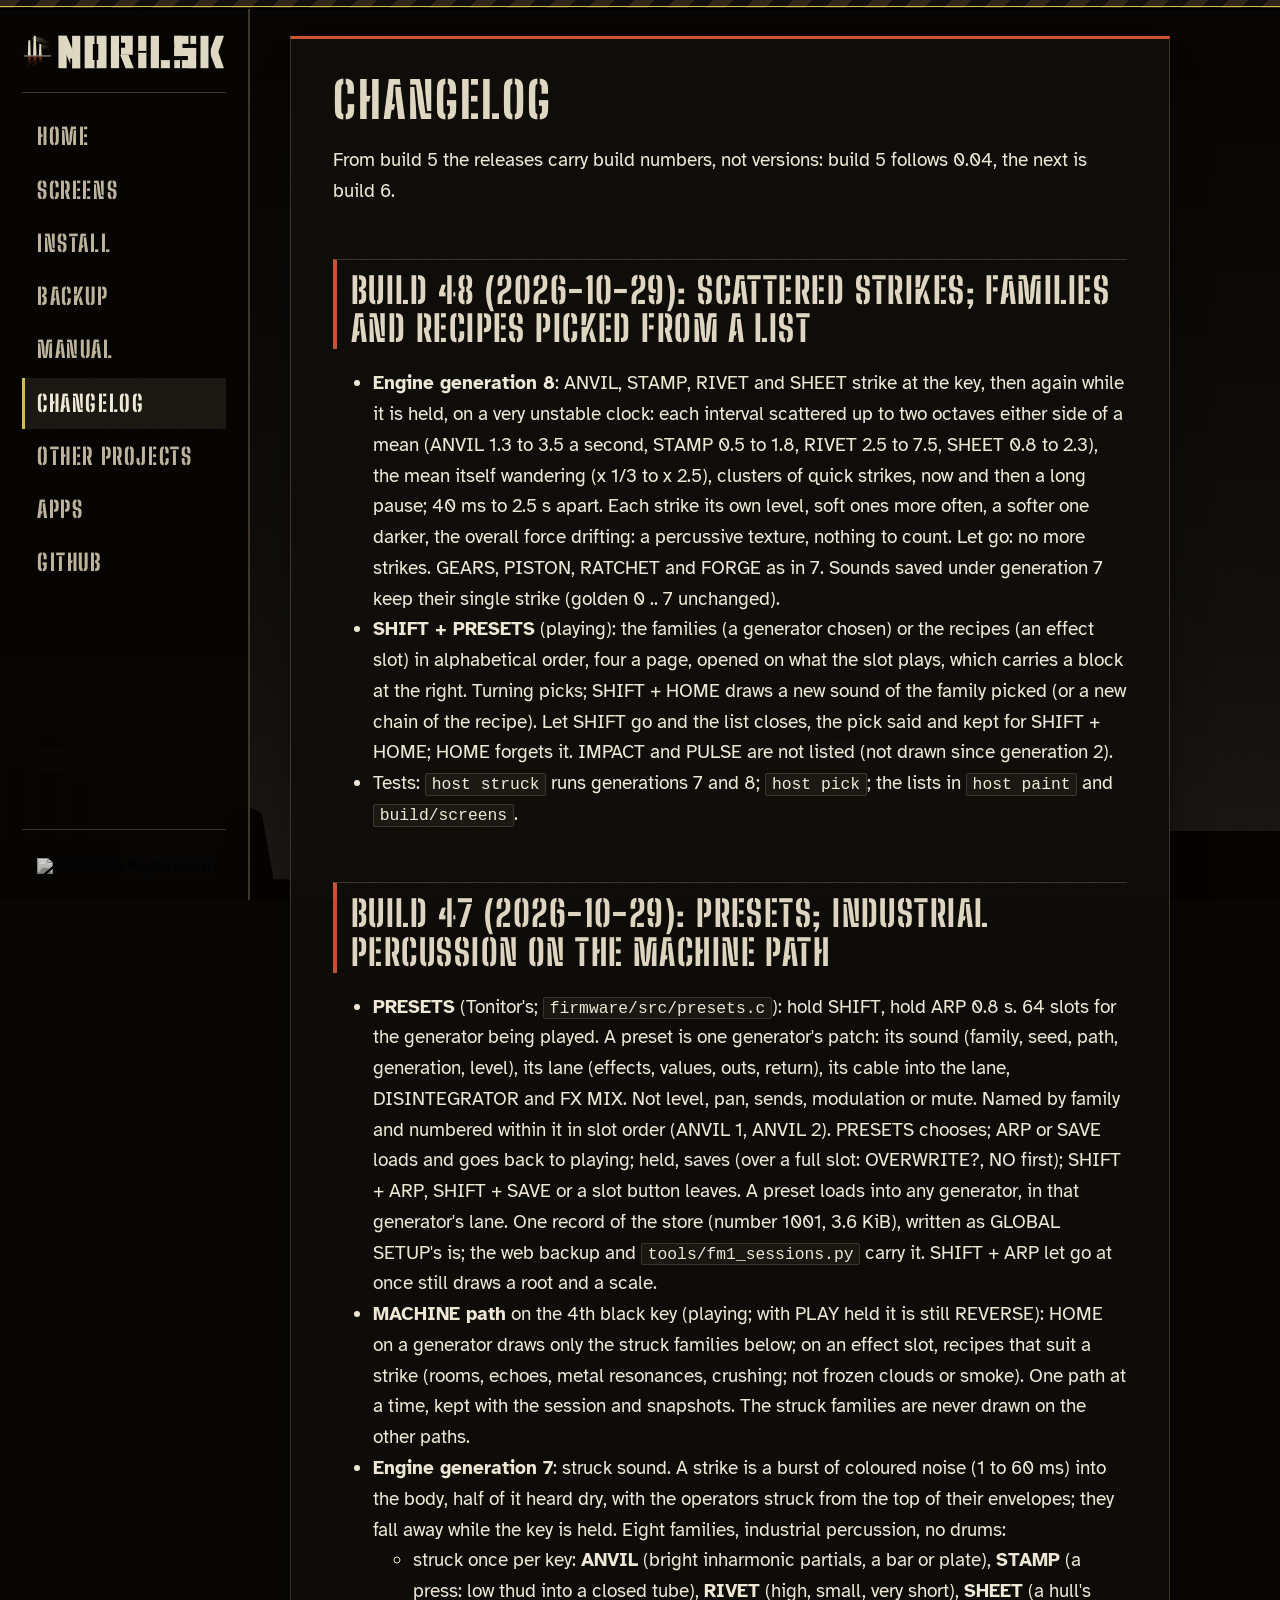
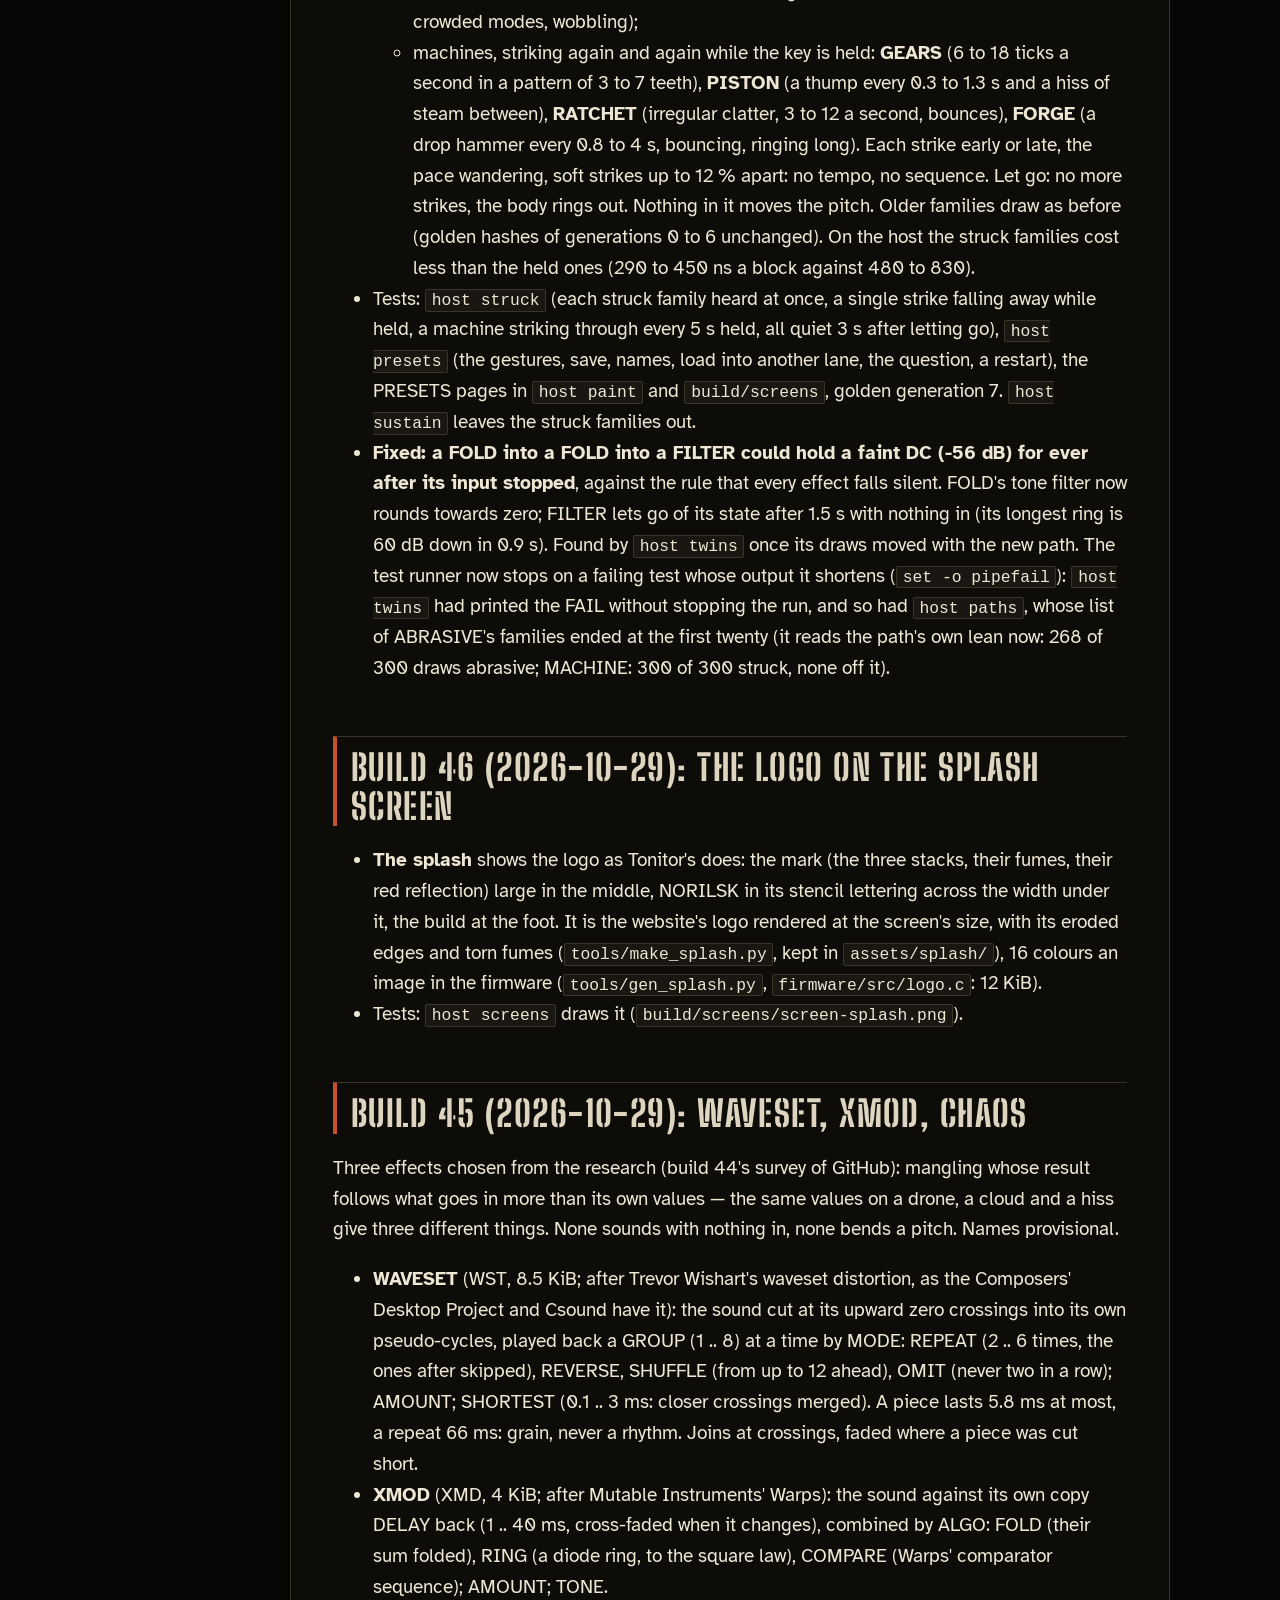
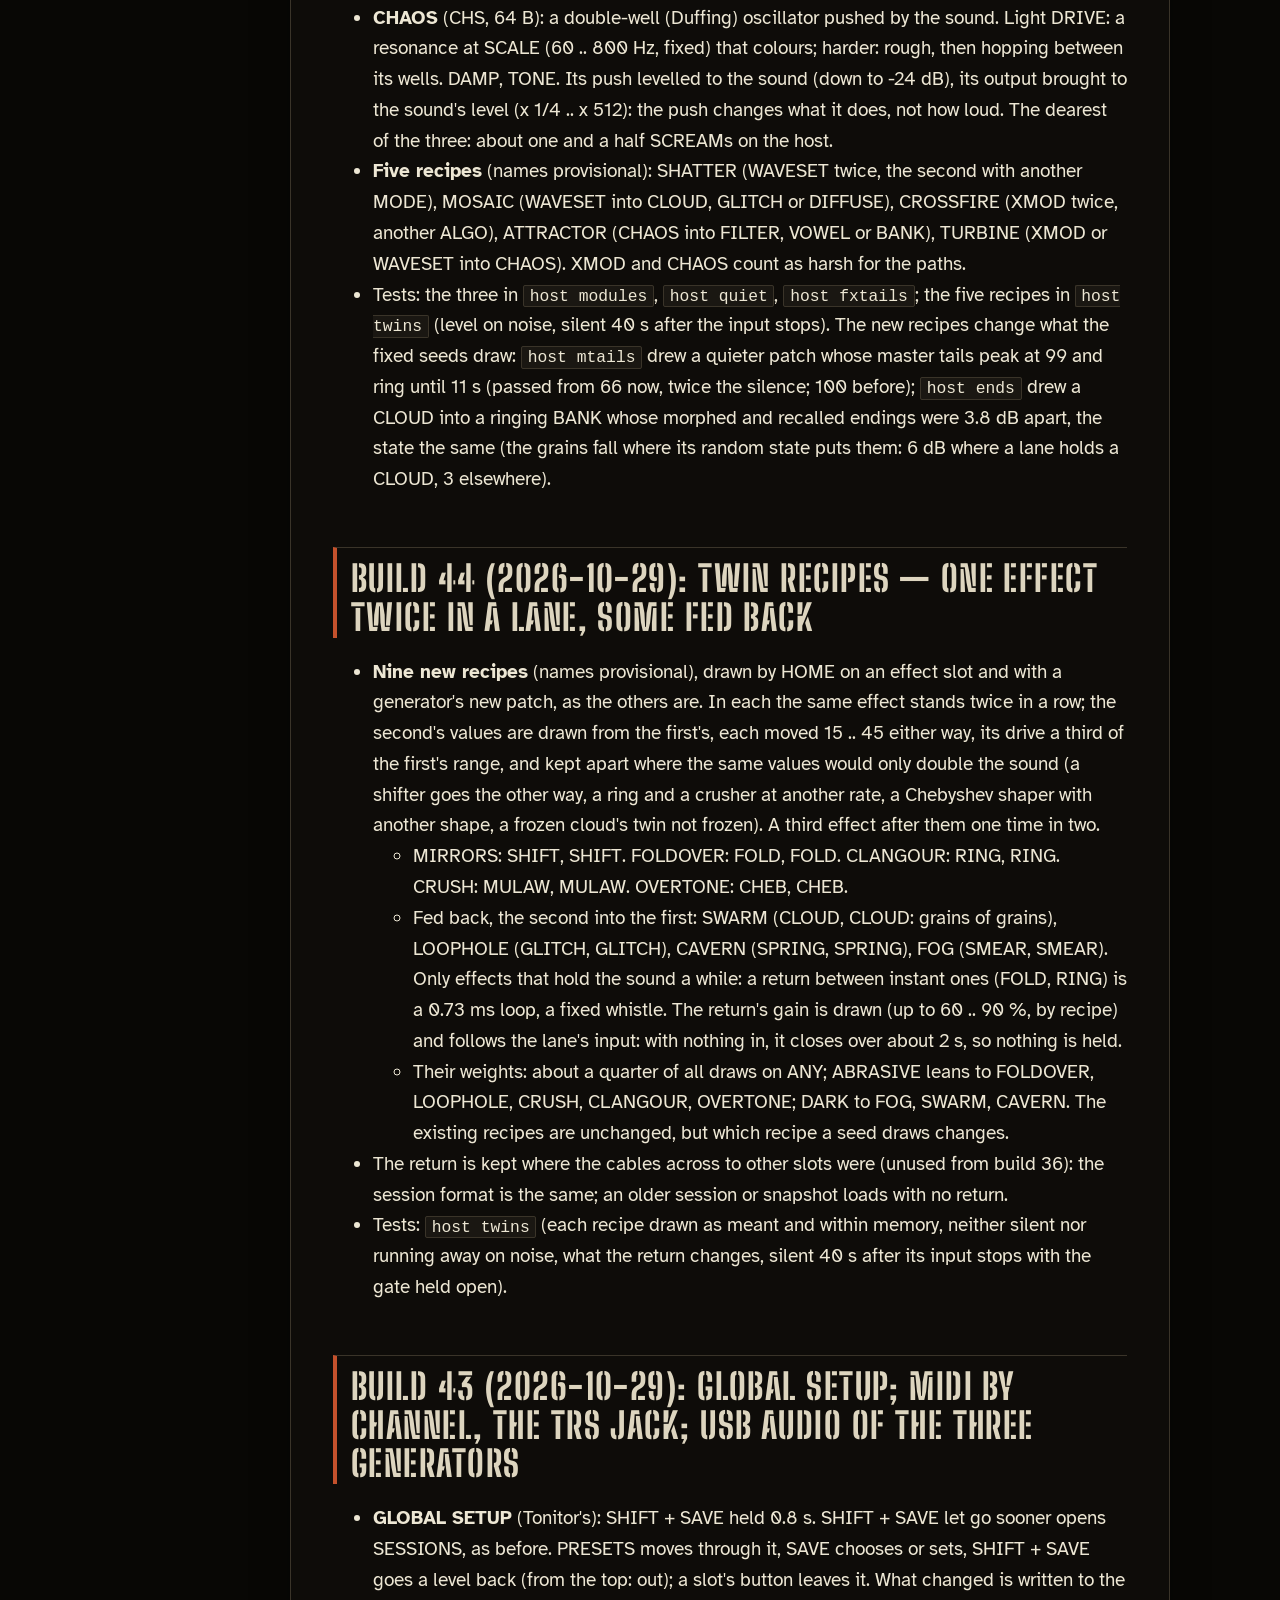
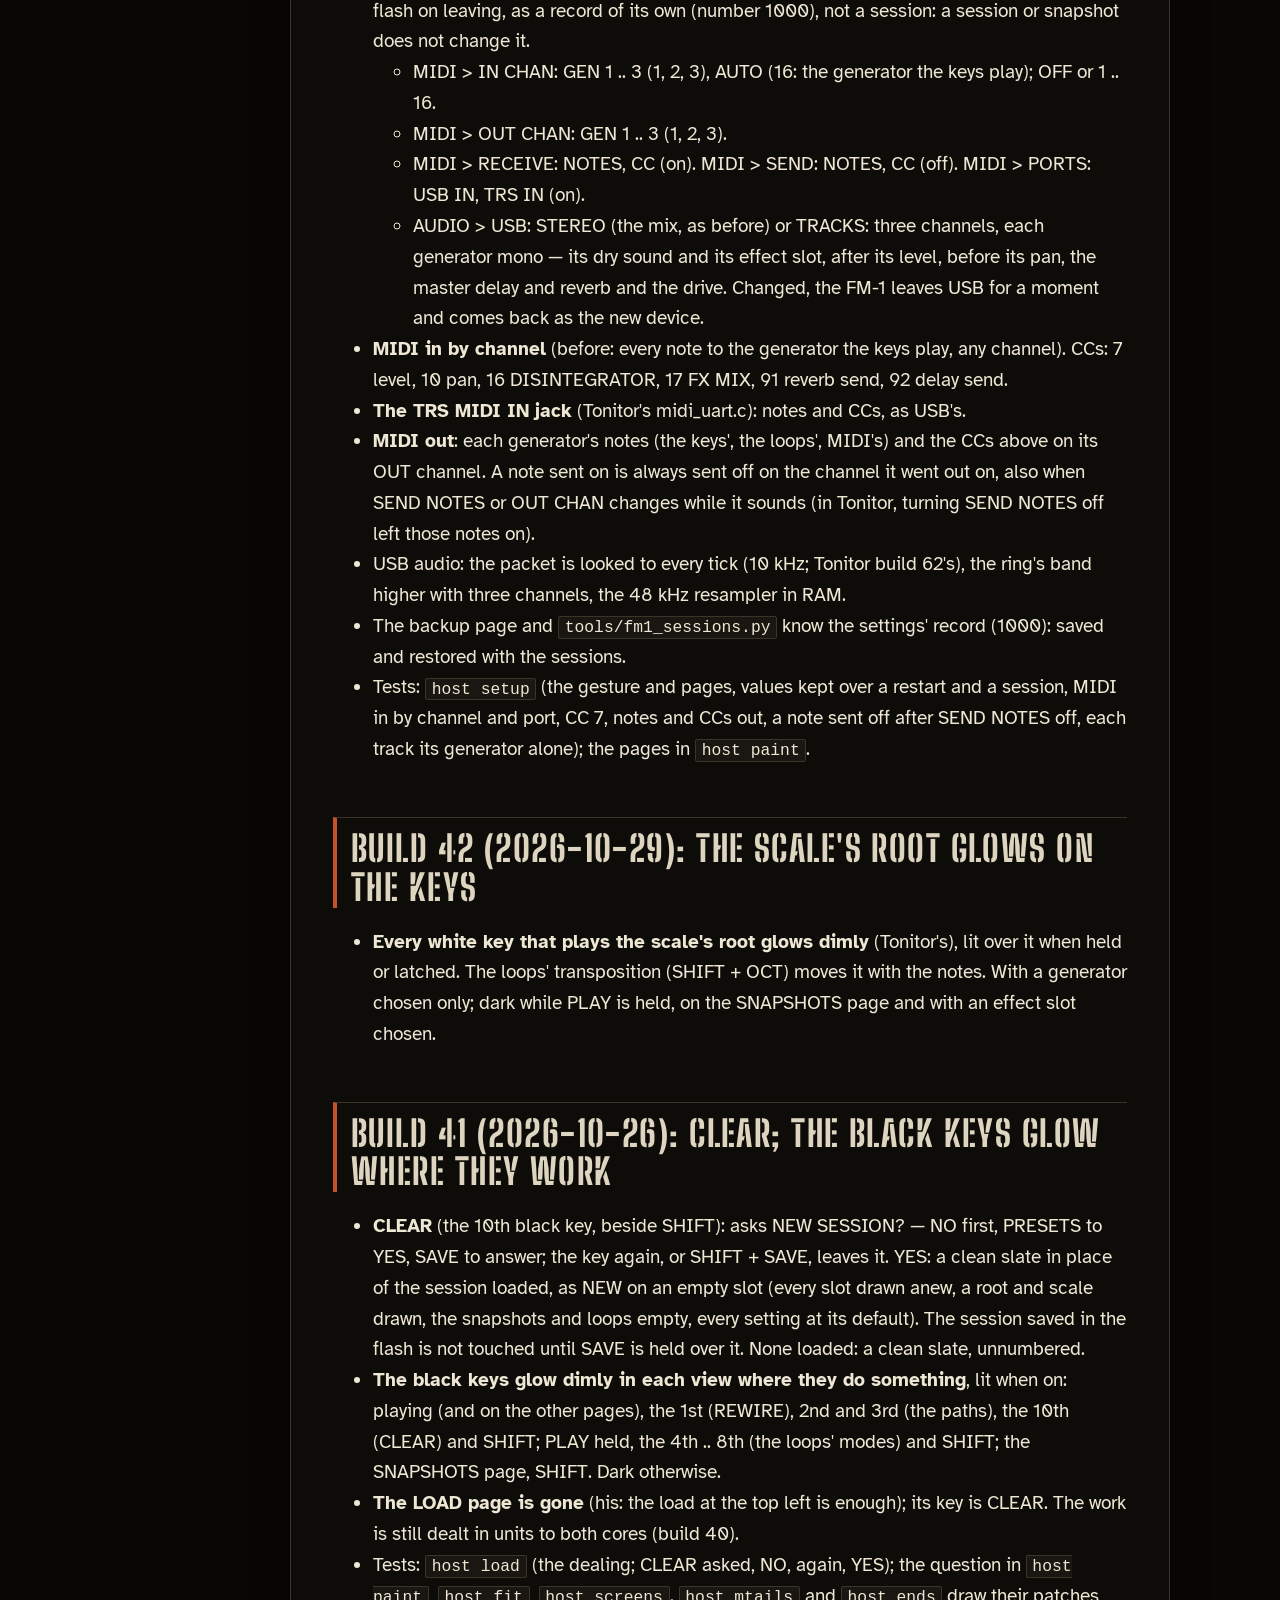
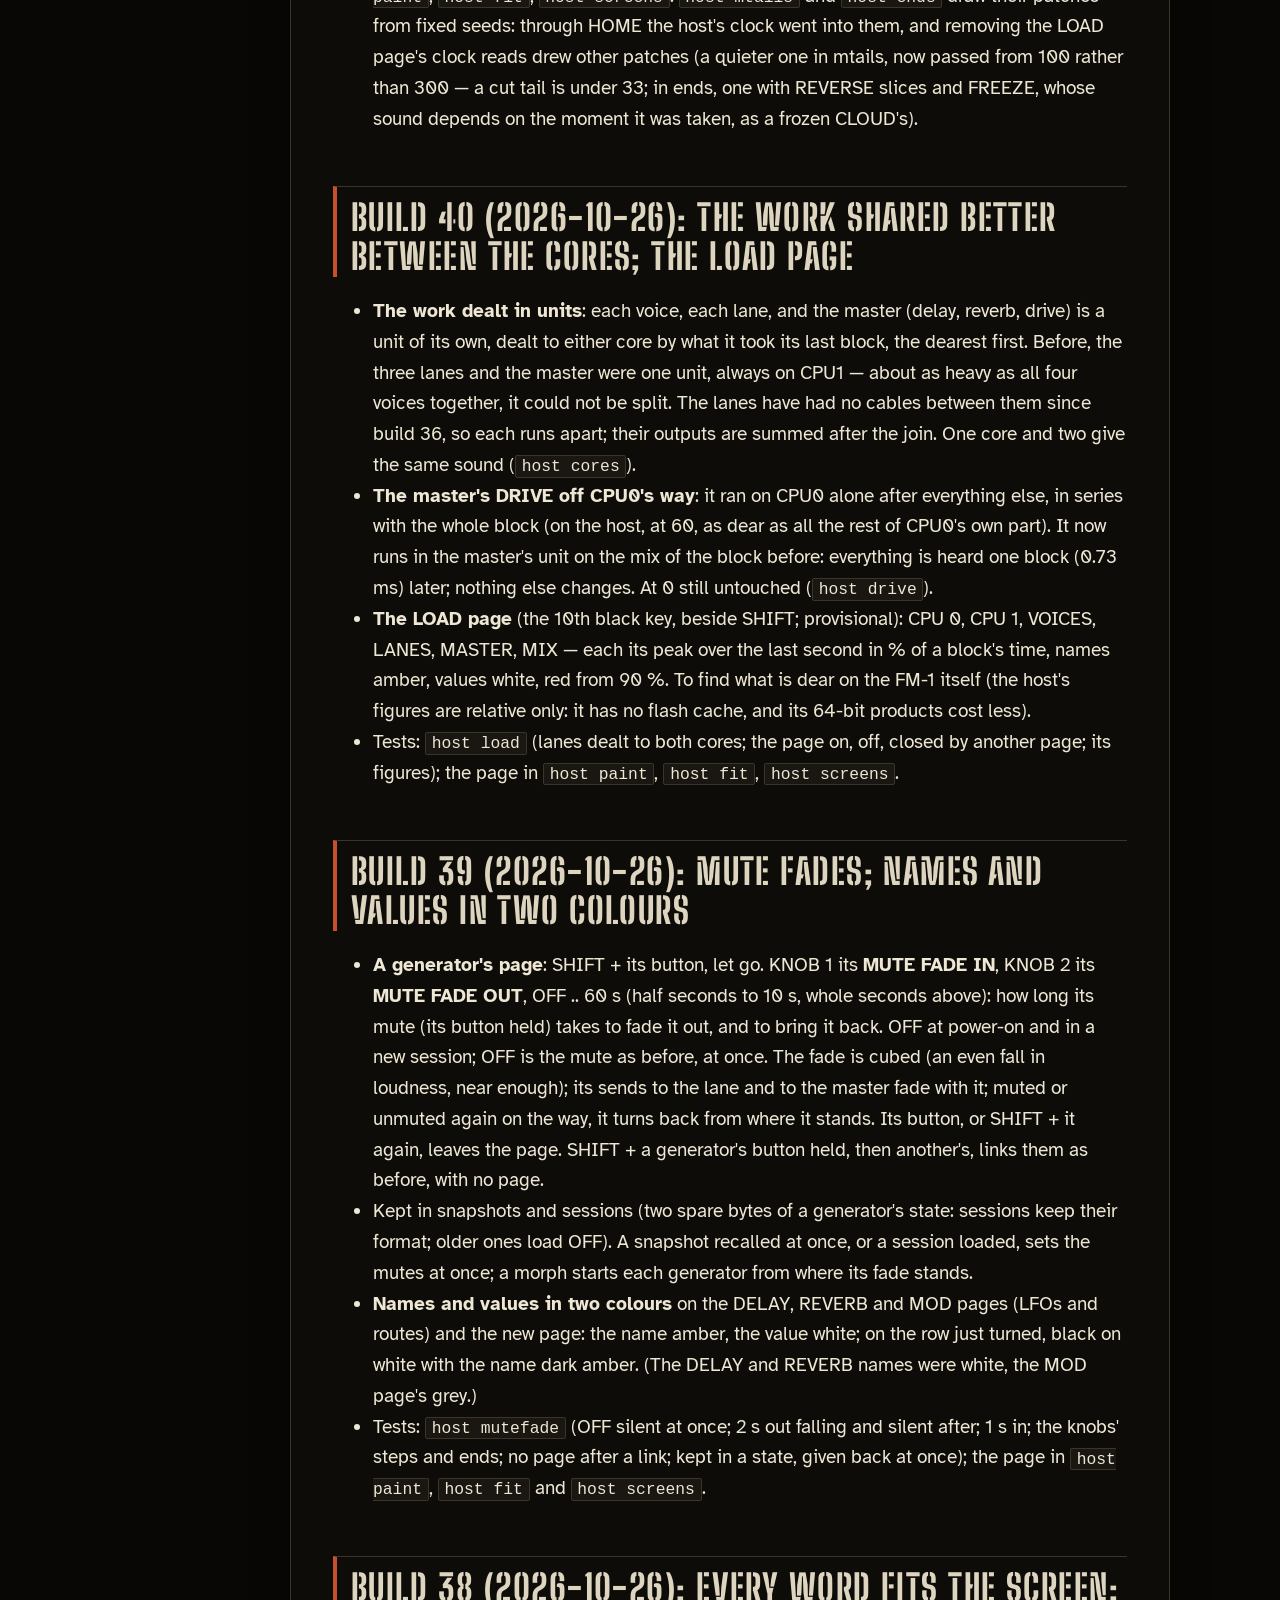
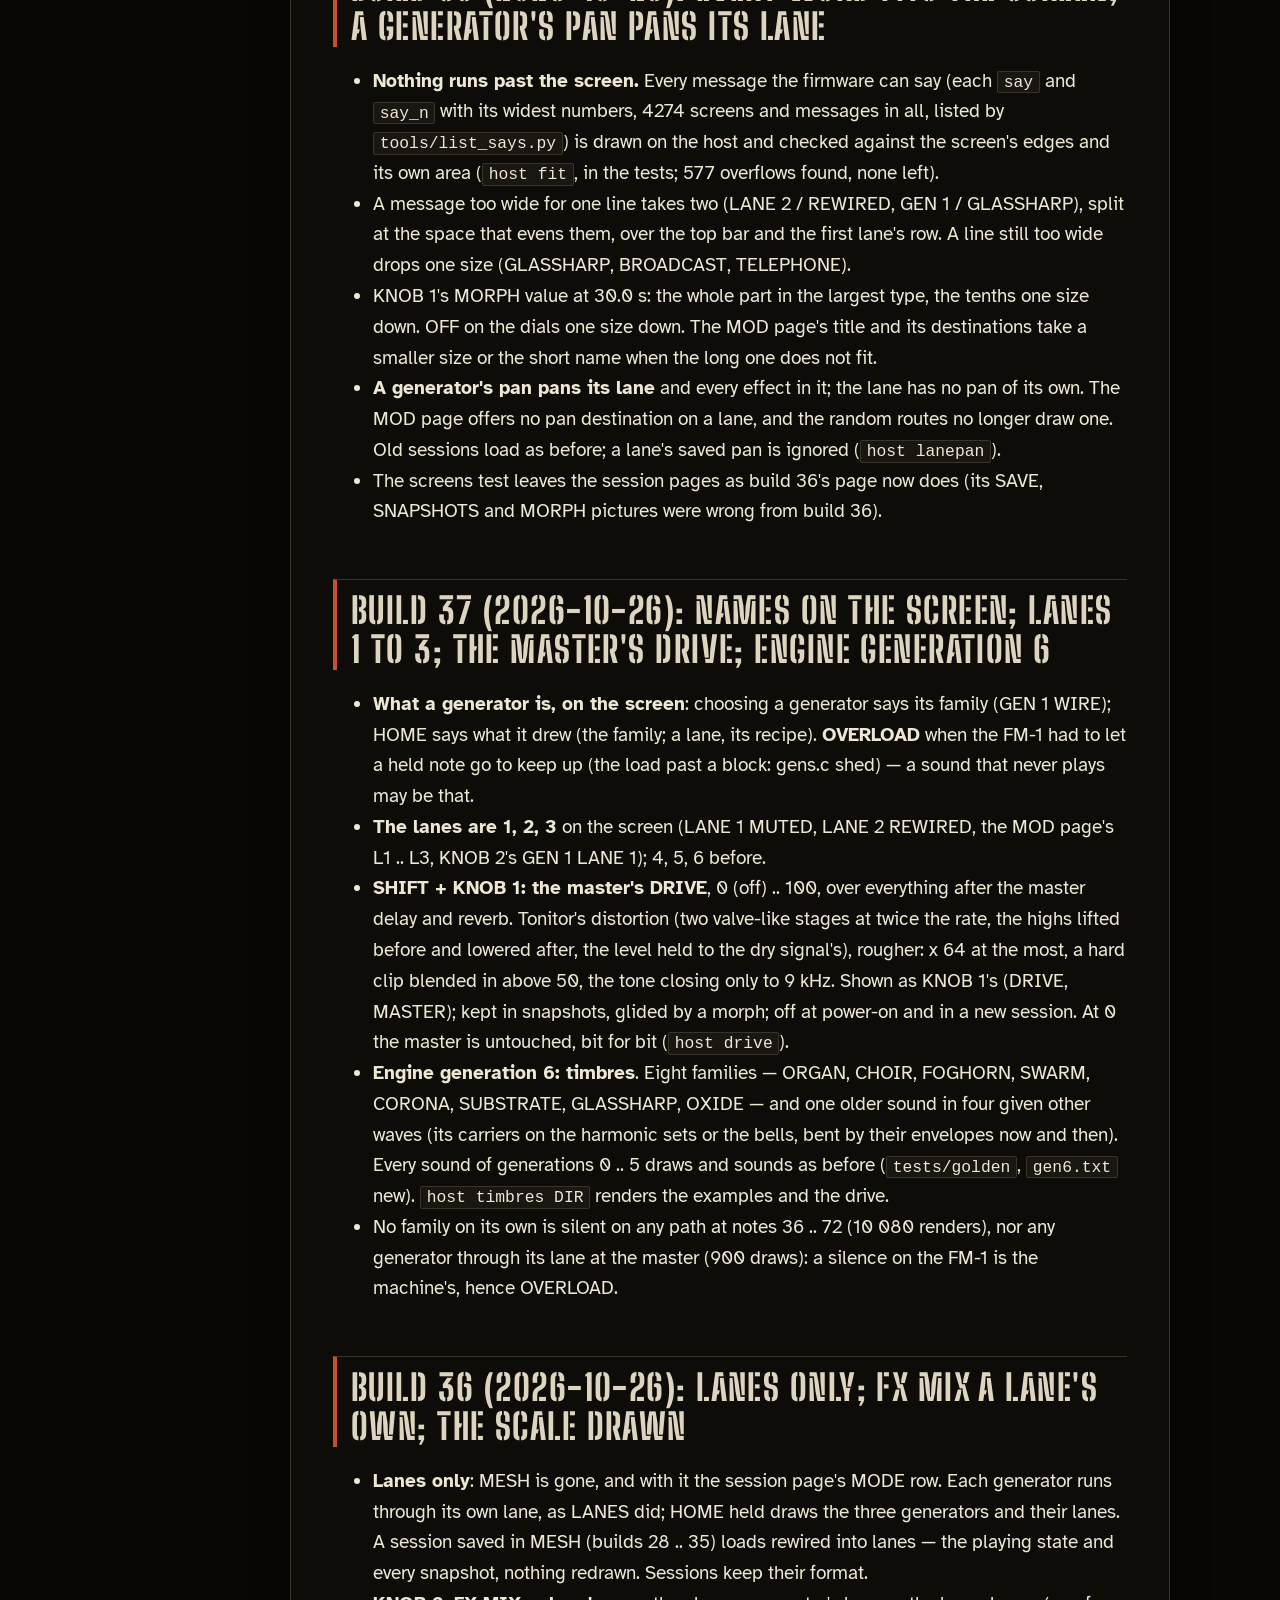
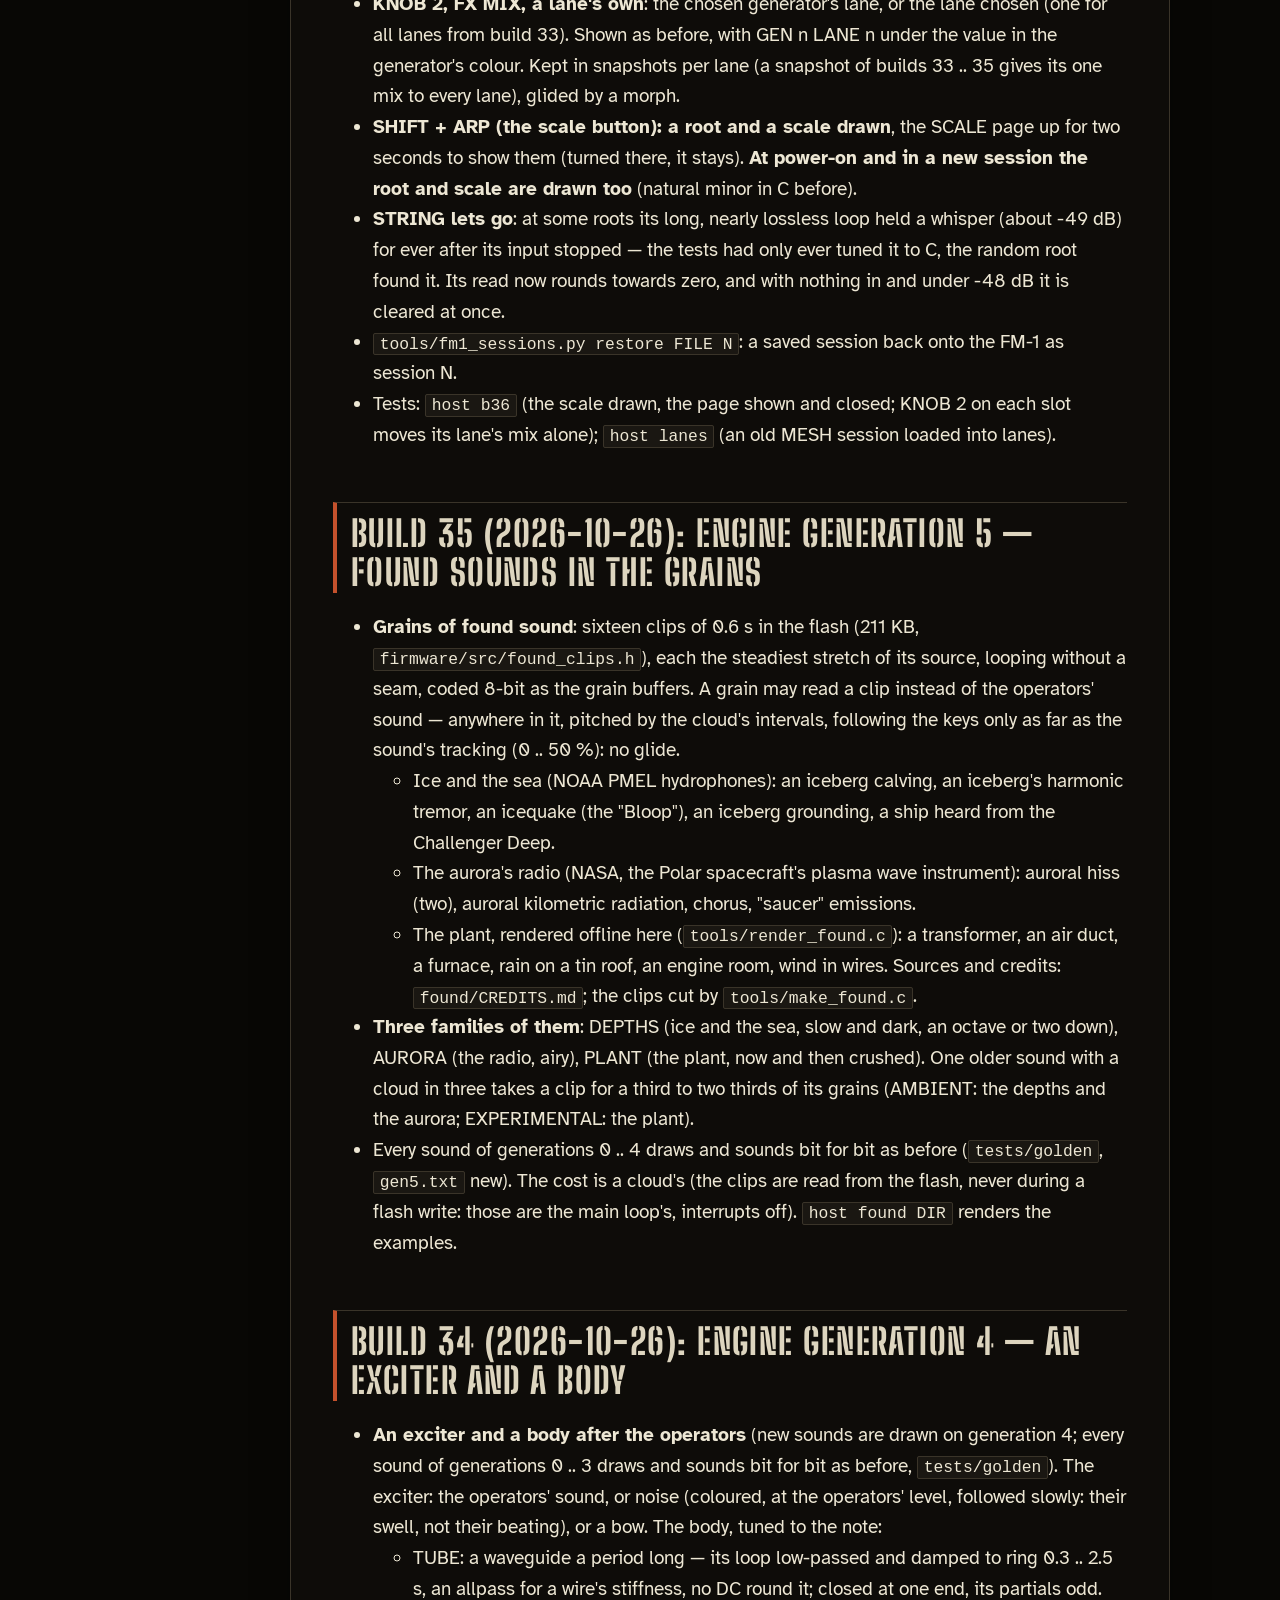
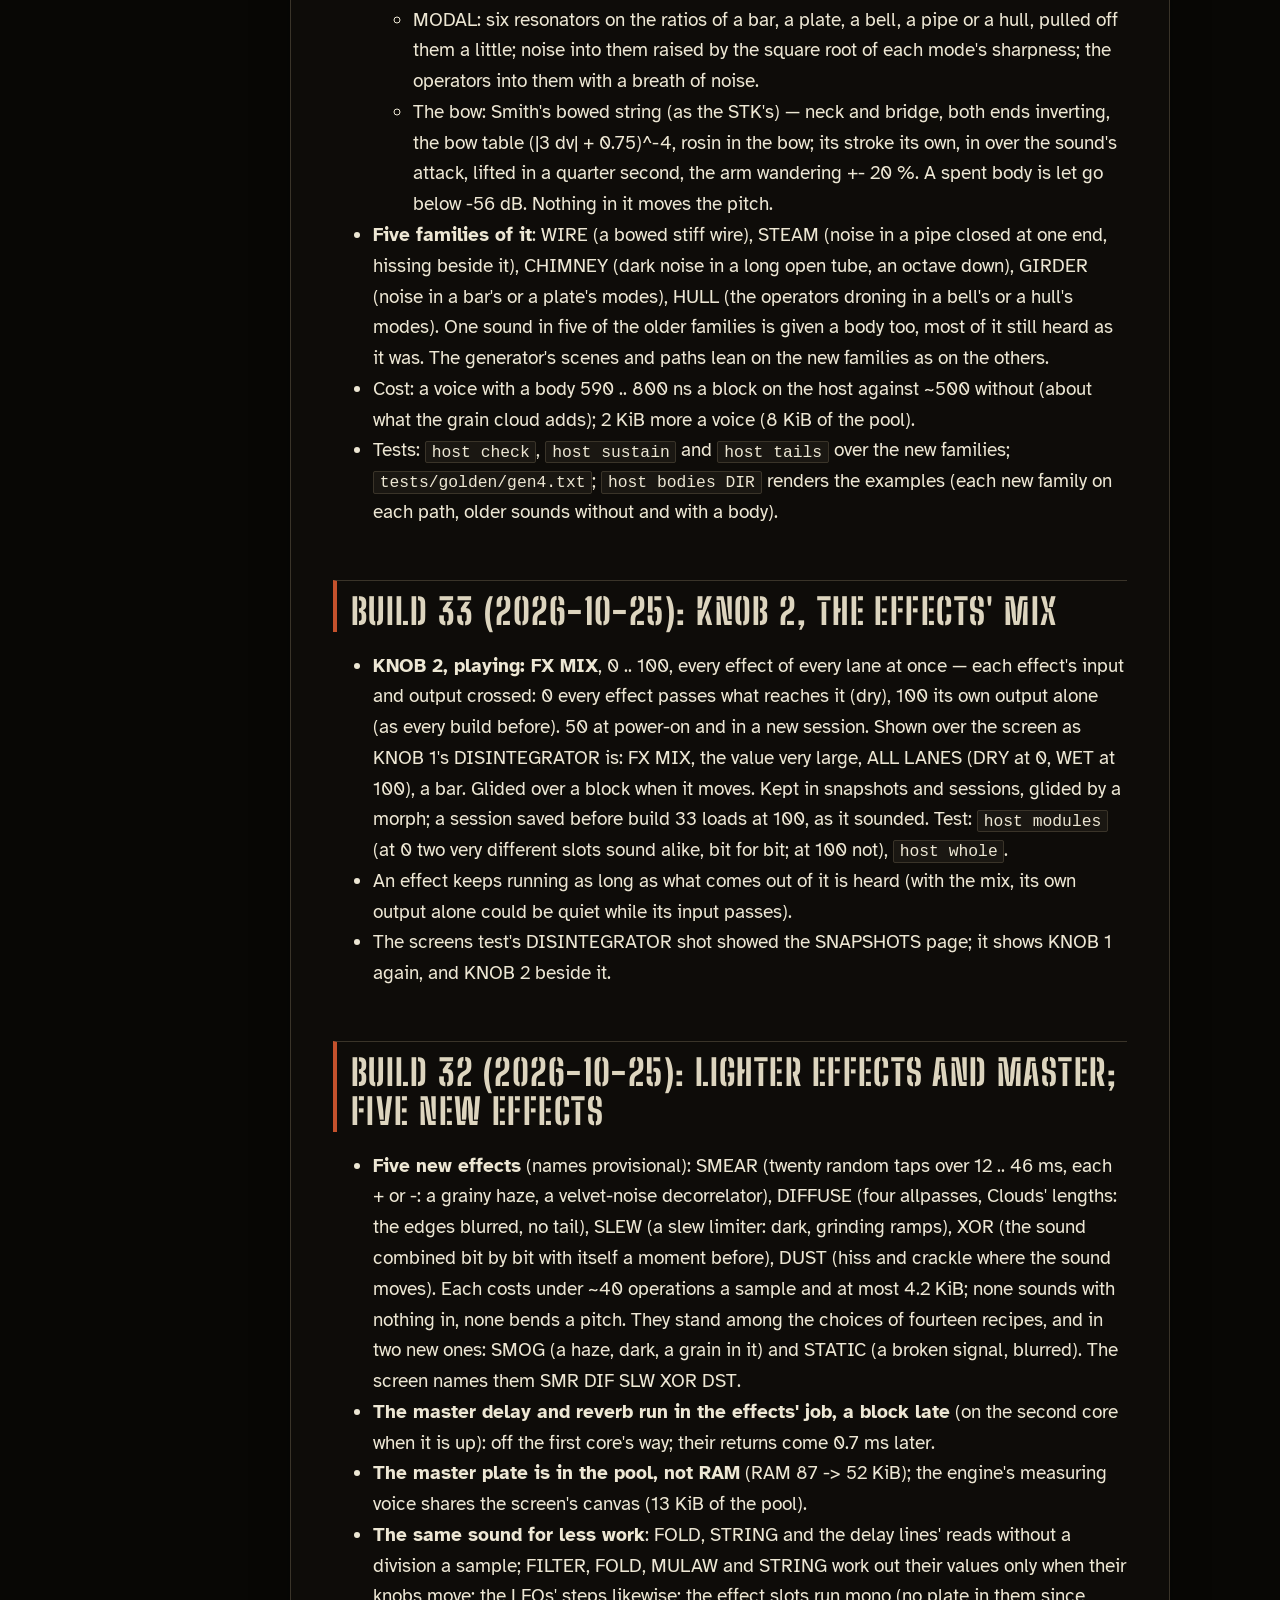
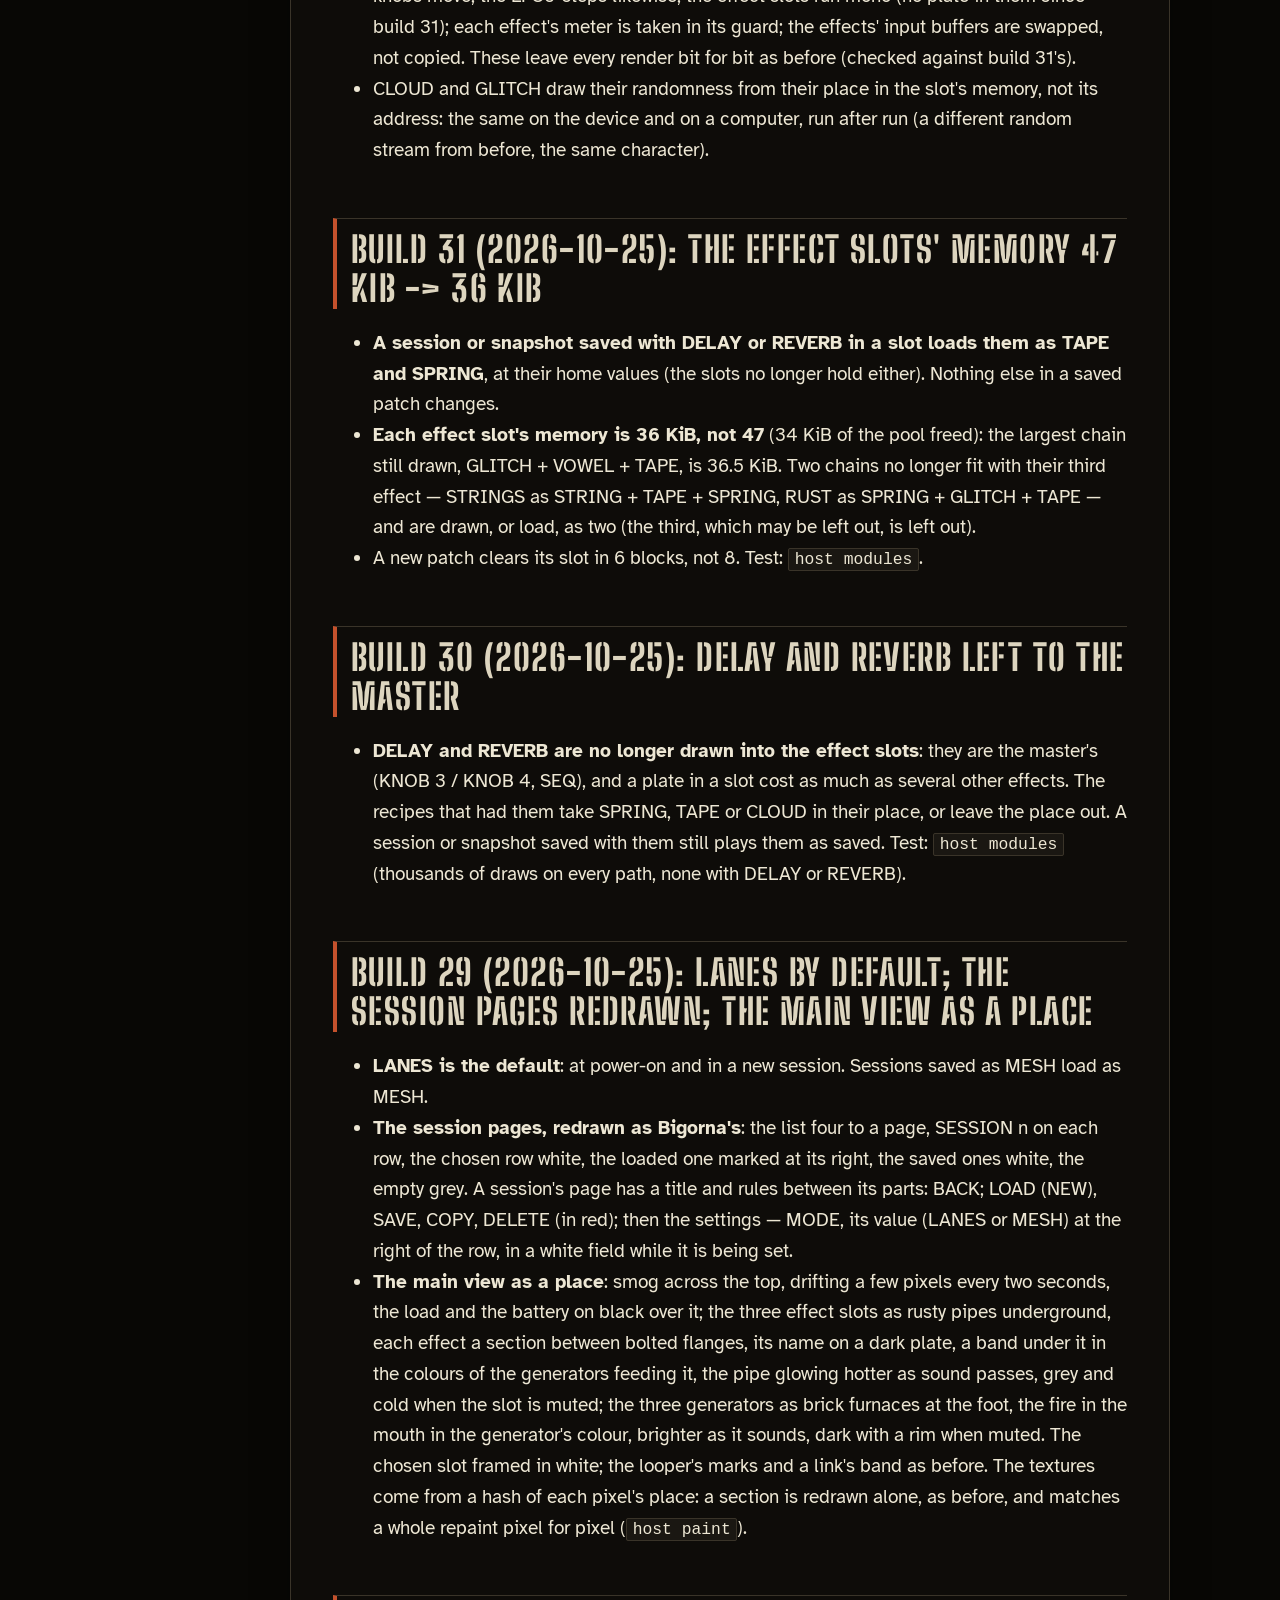
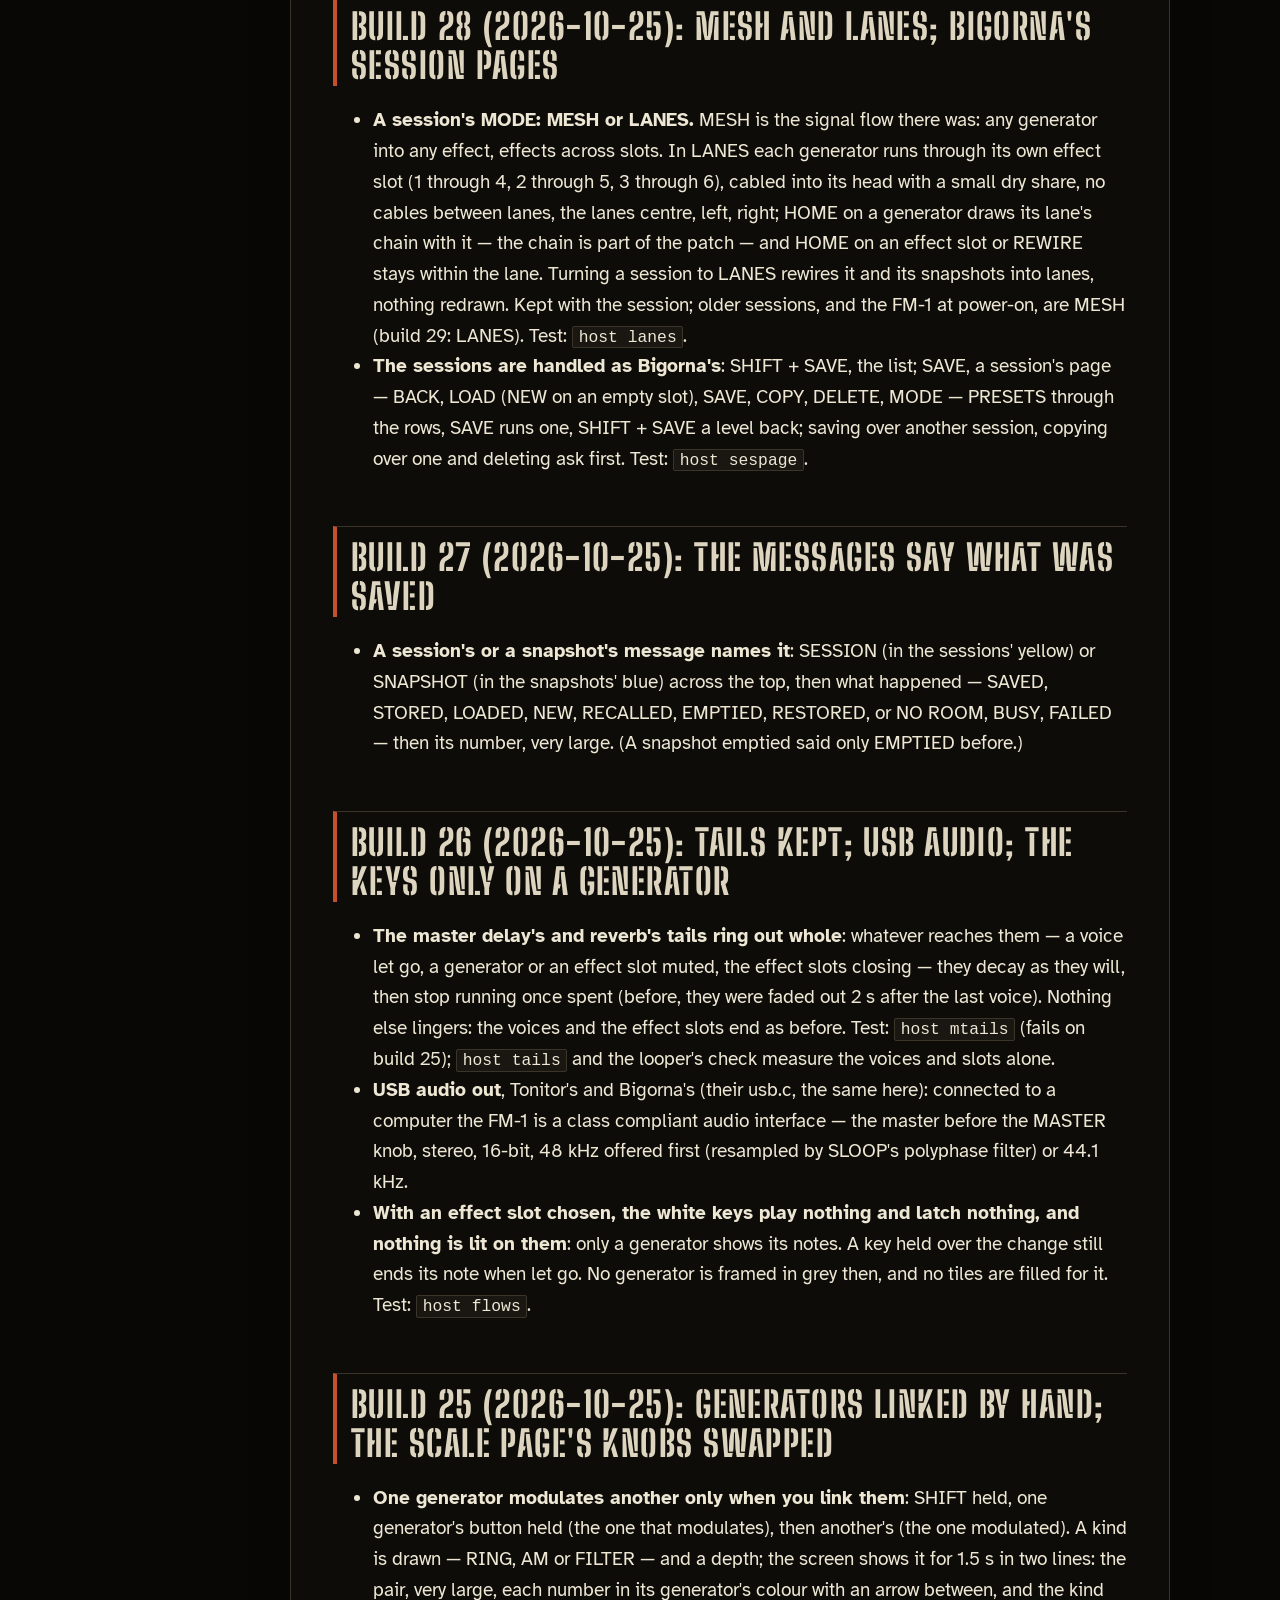
<file: docs/changelog.html>
<!doctype html>
<!-- SPDX-License-Identifier: MIT -- Norilsk website (generated by tools/make_site.py from site/, README.md, CHANGELOG.md) -->
<html lang="en">
<head>
<meta charset="utf-8">
<meta name="viewport" content="width=device-width, initial-scale=1">
<title>Norilsk changelog</title>
<meta name="description" content="What changed in each Norilsk build.">
<link rel="icon" href="assets/mark.svg?v=1e66f6c907" type="image/svg+xml">
<link rel="preconnect" href="https://fonts.googleapis.com">
<link rel="preconnect" href="https://fonts.gstatic.com" crossorigin>
<link href="https://fonts.googleapis.com/css2?family=Atkinson+Hyperlegible:wght@400;700&family=Big+Shoulders+Stencil+Display:wght@700;800&display=swap" rel="stylesheet">
<link rel="stylesheet" href="css/site.css?v=8f4efac784">
</head>
<body>
<div class="layout">
  <aside class="side">
    <div class="top">
      <a class="brand" href="./"><img src="assets/logo-dark.svg?v=1e66f6c907" alt="Norilsk" width="448" height="80"></a>
      <button class="menu-btn" type="button" aria-label="Menu" aria-controls="site-nav" aria-expanded="false"><span></span><span></span><span></span></button>
    </div>
    <nav id="site-nav" aria-label="Site">
      <button class="menu-close" type="button" aria-label="Close the menu">&times;</button>
      <a href="./">Home</a>
      <a href="screens.html">Screens</a>
      <a href="install.html">Install</a>
      <a href="backup.html">Backup</a>
      <a href="manual.html">Manual</a>
      <a href="changelog.html" aria-current="page">Changelog</a>
      <a href="projects.html">Other projects</a>
      <a href="apps.html">Apps</a>
      <a href="https://github.com/nzimas/norilsk">GitHub</a>
    </nav>
    <div class="menu-shade" hidden></div>
    <form class="donate donate-side" action="https://www.paypal.com/cgi-bin/webscr" method="post" target="_top">
      <input type="hidden" name="cmd" value="_xclick">
      <input type="hidden" name="business" value="nzimas.lv@gmail.com">
      <input type="hidden" name="item_name" value="Support Norilsk">
      <input type="hidden" name="currency_code" value="EUR">
      <input type="image" src="https://www.paypalobjects.com/en_US/i/btn/btn_donateCC_LG.gif" name="submit"
             title="PayPal - The safer, easier way to pay online!" alt="Donate with PayPal button">
    </form>
  </aside>
  <div class="content">
    <main>
<h1 id="changelog">Changelog</h1>
<p>From build 5 the releases carry build numbers, not versions: build 5 follows 0.04, the next is build 6.</p>
<h2 id="build-48-2026-10-29-scattered-strikes-families-and-recipes-picked-from-a-list">Build 48 (2026-10-29): scattered strikes; families and recipes picked from a list</h2>
<ul>
<li><b>Engine generation 8</b>: ANVIL, STAMP, RIVET and SHEET strike at the key, then again while it is held, on a very unstable clock: each interval scattered up to two octaves either side of a mean (ANVIL 1.3 to 3.5 a second, STAMP 0.5 to 1.8, RIVET 2.5 to 7.5, SHEET 0.8 to 2.3), the mean itself wandering (x 1/3 to x 2.5), clusters of quick strikes, now and then a long pause; 40 ms to 2.5 s apart. Each strike its own level, soft ones more often, a softer one darker, the overall force drifting: a percussive texture, nothing to count. Let go: no more strikes. GEARS, PISTON, RATCHET and FORGE as in 7. Sounds saved under generation 7 keep their single strike (golden 0 .. 7 unchanged).</li>
<li><b>SHIFT + PRESETS</b> (playing): the families (a generator chosen) or the recipes (an effect slot) in alphabetical order, four a page, opened on what the slot plays, which carries a block at the right. Turning picks; SHIFT + HOME draws a new sound of the family picked (or a new chain of the recipe). Let SHIFT go and the list closes, the pick said and kept for SHIFT + HOME; HOME forgets it. IMPACT and PULSE are not listed (not drawn since generation 2).</li>
<li>Tests: <code>host struck</code> runs generations 7 and 8; <code>host pick</code>; the lists in <code>host paint</code> and <code>build/screens</code>.</li>
</ul>
<h2 id="build-47-2026-10-29-presets-industrial-percussion-on-the-machine-path">Build 47 (2026-10-29): presets; industrial percussion on the MACHINE path</h2>
<ul>
<li><b>PRESETS</b> (Tonitor's; <code>firmware/src/presets.c</code>): hold SHIFT, hold ARP 0.8 s. 64 slots for the generator being played. A preset is one generator's patch: its sound (family, seed, path, generation, level), its lane (effects, values, outs, return), its cable into the lane, DISINTEGRATOR and FX MIX. Not level, pan, sends, modulation or mute. Named by family and numbered within it in slot order (ANVIL 1, ANVIL 2). PRESETS chooses; ARP or SAVE loads and goes back to playing; held, saves (over a full slot: OVERWRITE?, NO first); SHIFT + ARP, SHIFT + SAVE or a slot button leaves. A preset loads into any generator, in that generator's lane. One record of the store (number 1001, 3.6 KiB), written as GLOBAL SETUP's is; the web backup and <code>tools/fm1_sessions.py</code> carry it. SHIFT + ARP let go at once still draws a root and a scale.</li>
<li><b>MACHINE path</b> on the 4th black key (playing; with PLAY held it is still REVERSE): HOME on a generator draws only the struck families below; on an effect slot, recipes that suit a strike (rooms, echoes, metal resonances, crushing; not frozen clouds or smoke). One path at a time, kept with the session and snapshots. The struck families are never drawn on the other paths.</li>
<li><b>Engine generation 7</b>: struck sound. A strike is a burst of coloured noise (1 to 60 ms) into the body, half of it heard dry, with the operators struck from the top of their envelopes; they fall away while the key is held. Eight families, industrial percussion, no drums:
<ul>
<li>struck once per key: <b>ANVIL</b> (bright inharmonic partials, a bar or plate), <b>STAMP</b> (a press: low thud into a closed tube), <b>RIVET</b> (high, small, very short), <b>SHEET</b> (a hull's crowded modes, wobbling);</li>
<li>machines, striking again and again while the key is held: <b>GEARS</b> (6 to 18 ticks a second in a pattern of 3 to 7 teeth), <b>PISTON</b> (a thump every 0.3 to 1.3 s and a hiss of steam between), <b>RATCHET</b> (irregular clatter, 3 to 12 a second, bounces), <b>FORGE</b> (a drop hammer every 0.8 to 4 s, bouncing, ringing long). Each strike early or late, the pace wandering, soft strikes up to 12 % apart: no tempo, no sequence. Let go: no more strikes, the body rings out. Nothing in it moves the pitch. Older families draw as before (golden hashes of generations 0 to 6 unchanged). On the host the struck families cost less than the held ones (290 to 450 ns a block against 480 to 830).</li>
</ul></li>
<li>Tests: <code>host struck</code> (each struck family heard at once, a single strike falling away while held, a machine striking through every 5 s held, all quiet 3 s after letting go), <code>host presets</code> (the gestures, save, names, load into another lane, the question, a restart), the PRESETS pages in <code>host paint</code> and <code>build/screens</code>, golden generation 7. <code>host sustain</code> leaves the struck families out.</li>
<li><b>Fixed: a FOLD into a FOLD into a FILTER could hold a faint DC (-56 dB) for ever after its input stopped</b>, against the rule that every effect falls silent. FOLD's tone filter now rounds towards zero; FILTER lets go of its state after 1.5 s with nothing in (its longest ring is 60 dB down in 0.9 s). Found by <code>host twins</code> once its draws moved with the new path. The test runner now stops on a failing test whose output it shortens (<code>set -o pipefail</code>): <code>host twins</code> had printed the FAIL without stopping the run, and so had <code>host paths</code>, whose list of ABRASIVE's families ended at the first twenty (it reads the path's own lean now: 268 of 300 draws abrasive; MACHINE: 300 of 300 struck, none off it).</li>
</ul>
<h2 id="build-46-2026-10-29-the-logo-on-the-splash-screen">Build 46 (2026-10-29): the logo on the splash screen</h2>
<ul>
<li><b>The splash</b> shows the logo as Tonitor's does: the mark (the three stacks, their fumes, their red reflection) large in the middle, NORILSK in its stencil lettering across the width under it, the build at the foot. It is the website's logo rendered at the screen's size, with its eroded edges and torn fumes (<code>tools/make_splash.py</code>, kept in <code>assets/splash/</code>), 16 colours an image in the firmware (<code>tools/gen_splash.py</code>, <code>firmware/src/logo.c</code>: 12 KiB).</li>
<li>Tests: <code>host screens</code> draws it (<code>build/screens/screen-splash.png</code>).</li>
</ul>
<h2 id="build-45-2026-10-29-waveset-xmod-chaos">Build 45 (2026-10-29): WAVESET, XMOD, CHAOS</h2>
<p>Three effects chosen from the research (build 44's survey of GitHub): mangling whose result follows what goes in more than its own values — the same values on a drone, a cloud and a hiss give three different things. None sounds with nothing in, none bends a pitch. Names provisional.</p>
<ul>
<li><b>WAVESET</b> (WST, 8.5 KiB; after Trevor Wishart's waveset distortion, as the Composers' Desktop Project and Csound have it): the sound cut at its upward zero crossings into its own pseudo-cycles, played back a GROUP (1 .. 8) at a time by MODE: REPEAT (2 .. 6 times, the ones after skipped), REVERSE, SHUFFLE (from up to 12 ahead), OMIT (never two in a row); AMOUNT; SHORTEST (0.1 .. 3 ms: closer crossings merged). A piece lasts 5.8 ms at most, a repeat 66 ms: grain, never a rhythm. Joins at crossings, faded where a piece was cut short.</li>
<li><b>XMOD</b> (XMD, 4 KiB; after Mutable Instruments' Warps): the sound against its own copy DELAY back (1 .. 40 ms, cross-faded when it changes), combined by ALGO: FOLD (their sum folded), RING (a diode ring, to the square law), COMPARE (Warps' comparator sequence); AMOUNT; TONE.</li>
<li><b>CHAOS</b> (CHS, 64 B): a double-well (Duffing) oscillator pushed by the sound. Light DRIVE: a resonance at SCALE (60 .. 800 Hz, fixed) that colours; harder: rough, then hopping between its wells. DAMP, TONE. Its push levelled to the sound (down to -24 dB), its output brought to the sound's level (x 1/4 .. x 512): the push changes what it does, not how loud. The dearest of the three: about one and a half SCREAMs on the host.</li>
<li><b>Five recipes</b> (names provisional): SHATTER (WAVESET twice, the second with another MODE), MOSAIC (WAVESET into CLOUD, GLITCH or DIFFUSE), CROSSFIRE (XMOD twice, another ALGO), ATTRACTOR (CHAOS into FILTER, VOWEL or BANK), TURBINE (XMOD or WAVESET into CHAOS). XMOD and CHAOS count as harsh for the paths.</li>
<li>Tests: the three in <code>host modules</code>, <code>host quiet</code>, <code>host fxtails</code>; the five recipes in <code>host twins</code> (level on noise, silent 40 s after the input stops). The new recipes change what the fixed seeds draw: <code>host mtails</code> drew a quieter patch whose master tails peak at 99 and ring until 11 s (passed from 66 now, twice the silence; 100 before); <code>host ends</code> drew a CLOUD into a ringing BANK whose morphed and recalled endings were 3.8 dB apart, the state the same (the grains fall where its random state puts them: 6 dB where a lane holds a CLOUD, 3 elsewhere).</li>
</ul>
<h2 id="build-44-2026-10-29-twin-recipes----one-effect-twice-in-a-lane-some-fed-back">Build 44 (2026-10-29): twin recipes — one effect twice in a lane, some fed back</h2>
<ul>
<li><b>Nine new recipes</b> (names provisional), drawn by HOME on an effect slot and with a generator's new patch, as the others are. In each the same effect stands twice in a row; the second's values are drawn from the first's, each moved 15 .. 45 either way, its drive a third of the first's range, and kept apart where the same values would only double the sound (a shifter goes the other way, a ring and a crusher at another rate, a Chebyshev shaper with another shape, a frozen cloud's twin not frozen). A third effect after them one time in two.
<ul>
<li>MIRRORS: SHIFT, SHIFT. FOLDOVER: FOLD, FOLD. CLANGOUR: RING, RING. CRUSH: MULAW, MULAW. OVERTONE: CHEB, CHEB.</li>
<li>Fed back, the second into the first: SWARM (CLOUD, CLOUD: grains of grains), LOOPHOLE (GLITCH, GLITCH), CAVERN (SPRING, SPRING), FOG (SMEAR, SMEAR). Only effects that hold the sound a while: a return between instant ones (FOLD, RING) is a 0.73 ms loop, a fixed whistle. The return's gain is drawn (up to 60 .. 90 %, by recipe) and follows the lane's input: with nothing in, it closes over about 2 s, so nothing is held.</li>
<li>Their weights: about a quarter of all draws on ANY; ABRASIVE leans to FOLDOVER, LOOPHOLE, CRUSH, CLANGOUR, OVERTONE; DARK to FOG, SWARM, CAVERN. The existing recipes are unchanged, but which recipe a seed draws changes.</li>
</ul></li>
<li>The return is kept where the cables across to other slots were (unused from build 36): the session format is the same; an older session or snapshot loads with no return.</li>
<li>Tests: <code>host twins</code> (each recipe drawn as meant and within memory, neither silent nor running away on noise, what the return changes, silent 40 s after its input stops with the gate held open).</li>
</ul>
<h2 id="build-43-2026-10-29-global-setup-midi-by-channel-the-trs-jack-usb-audio-of-the-three-generators">Build 43 (2026-10-29): GLOBAL SETUP; MIDI by channel, the TRS jack; USB audio of the three generators</h2>
<ul>
<li><b>GLOBAL SETUP</b> (Tonitor's): SHIFT + SAVE held 0.8 s. SHIFT + SAVE let go sooner opens SESSIONS, as before. PRESETS moves through it, SAVE chooses or sets, SHIFT + SAVE goes a level back (from the top: out); a slot's button leaves it. What changed is written to the flash on leaving, as a record of its own (number 1000), not a session: a session or snapshot does not change it.
<ul>
<li>MIDI &gt; IN CHAN: GEN 1 .. 3 (1, 2, 3), AUTO (16: the generator the keys play); OFF or 1 .. 16.</li>
<li>MIDI &gt; OUT CHAN: GEN 1 .. 3 (1, 2, 3).</li>
<li>MIDI &gt; RECEIVE: NOTES, CC (on). MIDI &gt; SEND: NOTES, CC (off). MIDI &gt; PORTS: USB IN, TRS IN (on).</li>
<li>AUDIO &gt; USB: STEREO (the mix, as before) or TRACKS: three channels, each generator mono — its dry sound and its effect slot, after its level, before its pan, the master delay and reverb and the drive. Changed, the FM-1 leaves USB for a moment and comes back as the new device.</li>
</ul></li>
<li><b>MIDI in by channel</b> (before: every note to the generator the keys play, any channel). CCs: 7 level, 10 pan, 16 DISINTEGRATOR, 17 FX MIX, 91 reverb send, 92 delay send.</li>
<li><b>The TRS MIDI IN jack</b> (Tonitor's midi_uart.c): notes and CCs, as USB's.</li>
<li><b>MIDI out</b>: each generator's notes (the keys', the loops', MIDI's) and the CCs above on its OUT channel. A note sent on is always sent off on the channel it went out on, also when SEND NOTES or OUT CHAN changes while it sounds (in Tonitor, turning SEND NOTES off left those notes on).</li>
<li>USB audio: the packet is looked to every tick (10 kHz; Tonitor build 62's), the ring's band higher with three channels, the 48 kHz resampler in RAM.</li>
<li>The backup page and <code>tools/fm1_sessions.py</code> know the settings' record (1000): saved and restored with the sessions.</li>
<li>Tests: <code>host setup</code> (the gesture and pages, values kept over a restart and a session, MIDI in by channel and port, CC 7, notes and CCs out, a note sent off after SEND NOTES off, each track its generator alone); the pages in <code>host paint</code>.</li>
</ul>
<h2 id="build-42-2026-10-29-the-scales-root-glows-on-the-keys">Build 42 (2026-10-29): the scale's root glows on the keys</h2>
<ul>
<li><b>Every white key that plays the scale's root glows dimly</b> (Tonitor's), lit over it when held or latched. The loops' transposition (SHIFT + OCT) moves it with the notes. With a generator chosen only; dark while PLAY is held, on the SNAPSHOTS page and with an effect slot chosen.</li>
</ul>
<h2 id="build-41-2026-10-26-clear-the-black-keys-glow-where-they-work">Build 41 (2026-10-26): CLEAR; the black keys glow where they work</h2>
<ul>
<li><b>CLEAR</b> (the 10th black key, beside SHIFT): asks NEW SESSION? — NO first, PRESETS to YES, SAVE to answer; the key again, or SHIFT + SAVE, leaves it. YES: a clean slate in place of the session loaded, as NEW on an empty slot (every slot drawn anew, a root and scale drawn, the snapshots and loops empty, every setting at its default). The session saved in the flash is not touched until SAVE is held over it. None loaded: a clean slate, unnumbered.</li>
<li><b>The black keys glow dimly in each view where they do something</b>, lit when on: playing (and on the other pages), the 1st (REWIRE), 2nd and 3rd (the paths), the 10th (CLEAR) and SHIFT; PLAY held, the 4th .. 8th (the loops' modes) and SHIFT; the SNAPSHOTS page, SHIFT. Dark otherwise.</li>
<li><b>The LOAD page is gone</b> (his: the load at the top left is enough); its key is CLEAR. The work is still dealt in units to both cores (build 40).</li>
<li>Tests: <code>host load</code> (the dealing; CLEAR asked, NO, again, YES); the question in <code>host paint</code>, <code>host fit</code>, <code>host screens</code>. <code>host mtails</code> and <code>host ends</code> draw their patches from fixed seeds: through HOME the host's clock went into them, and removing the LOAD page's clock reads drew other patches (a quieter one in mtails, now passed from 100 rather than 300 — a cut tail is under 33; in ends, one with REVERSE slices and FREEZE, whose sound depends on the moment it was taken, as a frozen CLOUD's).</li>
</ul>
<h2 id="build-40-2026-10-26-the-work-shared-better-between-the-cores-the-load-page">Build 40 (2026-10-26): the work shared better between the cores; the LOAD page</h2>
<ul>
<li><b>The work dealt in units</b>: each voice, each lane, and the master (delay, reverb, drive) is a unit of its own, dealt to either core by what it took its last block, the dearest first. Before, the three lanes and the master were one unit, always on CPU1 — about as heavy as all four voices together, it could not be split. The lanes have had no cables between them since build 36, so each runs apart; their outputs are summed after the join. One core and two give the same sound (<code>host cores</code>).</li>
<li><b>The master's DRIVE off CPU0's way</b>: it ran on CPU0 alone after everything else, in series with the whole block (on the host, at 60, as dear as all the rest of CPU0's own part). It now runs in the master's unit on the mix of the block before: everything is heard one block (0.73 ms) later; nothing else changes. At 0 still untouched (<code>host drive</code>).</li>
<li><b>The LOAD page</b> (the 10th black key, beside SHIFT; provisional): CPU 0, CPU 1, VOICES, LANES, MASTER, MIX — each its peak over the last second in % of a block's time, names amber, values white, red from 90 %. To find what is dear on the FM-1 itself (the host's figures are relative only: it has no flash cache, and its 64-bit products cost less).</li>
<li>Tests: <code>host load</code> (lanes dealt to both cores; the page on, off, closed by another page; its figures); the page in <code>host paint</code>, <code>host fit</code>, <code>host screens</code>.</li>
</ul>
<h2 id="build-39-2026-10-26-mute-fades-names-and-values-in-two-colours">Build 39 (2026-10-26): mute fades; names and values in two colours</h2>
<ul>
<li><b>A generator's page</b>: SHIFT + its button, let go. KNOB 1 its <b>MUTE FADE IN</b>, KNOB 2 its <b>MUTE FADE OUT</b>, OFF .. 60 s (half seconds to 10 s, whole seconds above): how long its mute (its button held) takes to fade it out, and to bring it back. OFF at power-on and in a new session; OFF is the mute as before, at once. The fade is cubed (an even fall in loudness, near enough); its sends to the lane and to the master fade with it; muted or unmuted again on the way, it turns back from where it stands. Its button, or SHIFT + it again, leaves the page. SHIFT + a generator's button held, then another's, links them as before, with no page.</li>
<li>Kept in snapshots and sessions (two spare bytes of a generator's state: sessions keep their format; older ones load OFF). A snapshot recalled at once, or a session loaded, sets the mutes at once; a morph starts each generator from where its fade stands.</li>
<li><b>Names and values in two colours</b> on the DELAY, REVERB and MOD pages (LFOs and routes) and the new page: the name amber, the value white; on the row just turned, black on white with the name dark amber. (The DELAY and REVERB names were white, the MOD page's grey.)</li>
<li>Tests: <code>host mutefade</code> (OFF silent at once; 2 s out falling and silent after; 1 s in; the knobs' steps and ends; no page after a link; kept in a state, given back at once); the page in <code>host paint</code>, <code>host fit</code> and <code>host screens</code>.</li>
</ul>
<h2 id="build-38-2026-10-26-every-word-fits-the-screen-a-generators-pan-pans-its-lane">Build 38 (2026-10-26): every word fits the screen; a generator's pan pans its lane</h2>
<ul>
<li><b>Nothing runs past the screen.</b> Every message the firmware can say (each <code>say</code> and <code>say_n</code> with its widest numbers, 4274 screens and messages in all, listed by <code>tools/list_says.py</code>) is drawn on the host and checked against the screen's edges and its own area (<code>host fit</code>, in the tests; 577 overflows found, none left).</li>
<li>A message too wide for one line takes two (LANE 2 / REWIRED, GEN 1 / GLASSHARP), split at the space that evens them, over the top bar and the first lane's row. A line still too wide drops one size (GLASSHARP, BROADCAST, TELEPHONE).</li>
<li>KNOB 1's MORPH value at 30.0 s: the whole part in the largest type, the tenths one size down. OFF on the dials one size down. The MOD page's title and its destinations take a smaller size or the short name when the long one does not fit.</li>
<li><b>A generator's pan pans its lane</b> and every effect in it; the lane has no pan of its own. The MOD page offers no pan destination on a lane, and the random routes no longer draw one. Old sessions load as before; a lane's saved pan is ignored (<code>host lanepan</code>).</li>
<li>The screens test leaves the session pages as build 36's page now does (its SAVE, SNAPSHOTS and MORPH pictures were wrong from build 36).</li>
</ul>
<h2 id="build-37-2026-10-26-names-on-the-screen-lanes-1-to-3-the-masters-drive-engine-generation-6">Build 37 (2026-10-26): names on the screen; lanes 1 to 3; the master's DRIVE; engine generation 6</h2>
<ul>
<li><b>What a generator is, on the screen</b>: choosing a generator says its family (GEN 1 WIRE); HOME says what it drew (the family; a lane, its recipe). <b>OVERLOAD</b> when the FM-1 had to let a held note go to keep up (the load past a block: gens.c shed) — a sound that never plays may be that.</li>
<li><b>The lanes are 1, 2, 3</b> on the screen (LANE 1 MUTED, LANE 2 REWIRED, the MOD page's L1 .. L3, KNOB 2's GEN 1 LANE 1); 4, 5, 6 before.</li>
<li><b>SHIFT + KNOB 1: the master's DRIVE</b>, 0 (off) .. 100, over everything after the master delay and reverb. Tonitor's distortion (two valve-like stages at twice the rate, the highs lifted before and lowered after, the level held to the dry signal's), rougher: x 64 at the most, a hard clip blended in above 50, the tone closing only to 9 kHz. Shown as KNOB 1's (DRIVE, MASTER); kept in snapshots, glided by a morph; off at power-on and in a new session. At 0 the master is untouched, bit for bit (<code>host drive</code>).</li>
<li><b>Engine generation 6: timbres</b>. Eight families — ORGAN, CHOIR, FOGHORN, SWARM, CORONA, SUBSTRATE, GLASSHARP, OXIDE — and one older sound in four given other waves (its carriers on the harmonic sets or the bells, bent by their envelopes now and then). Every sound of generations 0 .. 5 draws and sounds as before (<code>tests/golden</code>, <code>gen6.txt</code> new). <code>host timbres DIR</code> renders the examples and the drive.</li>
<li>No family on its own is silent on any path at notes 36 .. 72 (10 080 renders), nor any generator through its lane at the master (900 draws): a silence on the FM-1 is the machine's, hence OVERLOAD.</li>
</ul>
<h2 id="build-36-2026-10-26-lanes-only-fx-mix-a-lanes-own-the-scale-drawn">Build 36 (2026-10-26): lanes only; FX MIX a lane's own; the scale drawn</h2>
<ul>
<li><b>Lanes only</b>: MESH is gone, and with it the session page's MODE row. Each generator runs through its own lane, as LANES did; HOME held draws the three generators and their lanes. A session saved in MESH (builds 28 .. 35) loads rewired into lanes — the playing state and every snapshot, nothing redrawn. Sessions keep their format.</li>
<li><b>KNOB 2, FX MIX, a lane's own</b>: the chosen generator's lane, or the lane chosen (one for all lanes from build 33). Shown as before, with GEN n LANE n under the value in the generator's colour. Kept in snapshots per lane (a snapshot of builds 33 .. 35 gives its one mix to every lane), glided by a morph.</li>
<li><b>SHIFT + ARP (the scale button): a root and a scale drawn</b>, the SCALE page up for two seconds to show them (turned there, it stays). <b>At power-on and in a new session the root and scale are drawn too</b> (natural minor in C before).</li>
<li><b>STRING lets go</b>: at some roots its long, nearly lossless loop held a whisper (about -49 dB) for ever after its input stopped — the tests had only ever tuned it to C, the random root found it. Its read now rounds towards zero, and with nothing in and under -48 dB it is cleared at once.</li>
<li><code>tools/fm1_sessions.py restore FILE N</code>: a saved session back onto the FM-1 as session N.</li>
<li>Tests: <code>host b36</code> (the scale drawn, the page shown and closed; KNOB 2 on each slot moves its lane's mix alone); <code>host lanes</code> (an old MESH session loaded into lanes).</li>
</ul>
<h2 id="build-35-2026-10-26-engine-generation-5----found-sounds-in-the-grains">Build 35 (2026-10-26): engine generation 5 — found sounds in the grains</h2>
<ul>
<li><b>Grains of found sound</b>: sixteen clips of 0.6 s in the flash (211 KB, <code>firmware/src/found_clips.h</code>), each the steadiest stretch of its source, looping without a seam, coded 8-bit as the grain buffers. A grain may read a clip instead of the operators' sound — anywhere in it, pitched by the cloud's intervals, following the keys only as far as the sound's tracking (0 .. 50 %): no glide.
<ul>
<li>Ice and the sea (NOAA PMEL hydrophones): an iceberg calving, an iceberg's harmonic tremor, an icequake (the "Bloop"), an iceberg grounding, a ship heard from the Challenger Deep.</li>
<li>The aurora's radio (NASA, the Polar spacecraft's plasma wave instrument): auroral hiss (two), auroral kilometric radiation, chorus, "saucer" emissions.</li>
<li>The plant, rendered offline here (<code>tools/render_found.c</code>): a transformer, an air duct, a furnace, rain on a tin roof, an engine room, wind in wires. Sources and credits: <code>found/CREDITS.md</code>; the clips cut by <code>tools/make_found.c</code>.</li>
</ul></li>
<li><b>Three families of them</b>: DEPTHS (ice and the sea, slow and dark, an octave or two down), AURORA (the radio, airy), PLANT (the plant, now and then crushed). One older sound with a cloud in three takes a clip for a third to two thirds of its grains (AMBIENT: the depths and the aurora; EXPERIMENTAL: the plant).</li>
<li>Every sound of generations 0 .. 4 draws and sounds bit for bit as before (<code>tests/golden</code>, <code>gen5.txt</code> new). The cost is a cloud's (the clips are read from the flash, never during a flash write: those are the main loop's, interrupts off). <code>host found DIR</code> renders the examples.</li>
</ul>
<h2 id="build-34-2026-10-26-engine-generation-4----an-exciter-and-a-body">Build 34 (2026-10-26): engine generation 4 — an exciter and a body</h2>
<ul>
<li><b>An exciter and a body after the operators</b> (new sounds are drawn on generation 4; every sound of generations 0 .. 3 draws and sounds bit for bit as before, <code>tests/golden</code>). The exciter: the operators' sound, or noise (coloured, at the operators' level, followed slowly: their swell, not their beating), or a bow. The body, tuned to the note:
<ul>
<li>TUBE: a waveguide a period long — its loop low-passed and damped to ring 0.3 .. 2.5 s, an allpass for a wire's stiffness, no DC round it; closed at one end, its partials odd.</li>
<li>MODAL: six resonators on the ratios of a bar, a plate, a bell, a pipe or a hull, pulled off them a little; noise into them raised by the square root of each mode's sharpness; the operators into them with a breath of noise.</li>
<li>The bow: Smith's bowed string (as the STK's) — neck and bridge, both ends inverting, the bow table (|3 dv| + 0.75)^-4, rosin in the bow; its stroke its own, in over the sound's attack, lifted in a quarter second, the arm wandering +- 20 %. A spent body is let go below -56 dB. Nothing in it moves the pitch.</li>
</ul></li>
<li><b>Five families of it</b>: WIRE (a bowed stiff wire), STEAM (noise in a pipe closed at one end, hissing beside it), CHIMNEY (dark noise in a long open tube, an octave down), GIRDER (noise in a bar's or a plate's modes), HULL (the operators droning in a bell's or a hull's modes). One sound in five of the older families is given a body too, most of it still heard as it was. The generator's scenes and paths lean on the new families as on the others.</li>
<li>Cost: a voice with a body 590 .. 800 ns a block on the host against ~500 without (about what the grain cloud adds); 2 KiB more a voice (8 KiB of the pool).</li>
<li>Tests: <code>host check</code>, <code>host sustain</code> and <code>host tails</code> over the new families; <code>tests/golden/gen4.txt</code>; <code>host bodies DIR</code> renders the examples (each new family on each path, older sounds without and with a body).</li>
</ul>
<h2 id="build-33-2026-10-25-knob-2-the-effects-mix">Build 33 (2026-10-25): KNOB 2, the effects' mix</h2>
<ul>
<li><b>KNOB 2, playing: FX MIX</b>, 0 .. 100, every effect of every lane at once — each effect's input and output crossed: 0 every effect passes what reaches it (dry), 100 its own output alone (as every build before). 50 at power-on and in a new session. Shown over the screen as KNOB 1's DISINTEGRATOR is: FX MIX, the value very large, ALL LANES (DRY at 0, WET at 100), a bar. Glided over a block when it moves. Kept in snapshots and sessions, glided by a morph; a session saved before build 33 loads at 100, as it sounded. Test: <code>host modules</code> (at 0 two very different slots sound alike, bit for bit; at 100 not), <code>host whole</code>.</li>
<li>An effect keeps running as long as what comes out of it is heard (with the mix, its own output alone could be quiet while its input passes).</li>
<li>The screens test's DISINTEGRATOR shot showed the SNAPSHOTS page; it shows KNOB 1 again, and KNOB 2 beside it.</li>
</ul>
<h2 id="build-32-2026-10-25-lighter-effects-and-master-five-new-effects">Build 32 (2026-10-25): lighter effects and master; five new effects</h2>
<ul>
<li><b>Five new effects</b> (names provisional): SMEAR (twenty random taps over 12 .. 46 ms, each + or -: a grainy haze, a velvet-noise decorrelator), DIFFUSE (four allpasses, Clouds' lengths: the edges blurred, no tail), SLEW (a slew limiter: dark, grinding ramps), XOR (the sound combined bit by bit with itself a moment before), DUST (hiss and crackle where the sound moves). Each costs under ~40 operations a sample and at most 4.2 KiB; none sounds with nothing in, none bends a pitch. They stand among the choices of fourteen recipes, and in two new ones: SMOG (a haze, dark, a grain in it) and STATIC (a broken signal, blurred). The screen names them SMR DIF SLW XOR DST.</li>
<li><b>The master delay and reverb run in the effects' job, a block late</b> (on the second core when it is up): off the first core's way; their returns come 0.7 ms later.</li>
<li><b>The master plate is in the pool, not RAM</b> (RAM 87 -&gt; 52 KiB); the engine's measuring voice shares the screen's canvas (13 KiB of the pool).</li>
<li><b>The same sound for less work</b>: FOLD, STRING and the delay lines' reads without a division a sample; FILTER, FOLD, MULAW and STRING work out their values only when their knobs move; the LFOs' steps likewise; the effect slots run mono (no plate in them since build 31); each effect's meter is taken in its guard; the effects' input buffers are swapped, not copied. These leave every render bit for bit as before (checked against build 31's).</li>
<li>CLOUD and GLITCH draw their randomness from their place in the slot's memory, not its address: the same on the device and on a computer, run after run (a different random stream from before, the same character).</li>
</ul>
<h2 id="build-31-2026-10-25-the-effect-slots-memory-47-kib---36-kib">Build 31 (2026-10-25): the effect slots' memory 47 KiB -&gt; 36 KiB</h2>
<ul>
<li><b>A session or snapshot saved with DELAY or REVERB in a slot loads them as TAPE and SPRING</b>, at their home values (the slots no longer hold either). Nothing else in a saved patch changes.</li>
<li><b>Each effect slot's memory is 36 KiB, not 47</b> (34 KiB of the pool freed): the largest chain still drawn, GLITCH + VOWEL + TAPE, is 36.5 KiB. Two chains no longer fit with their third effect — STRINGS as STRING + TAPE + SPRING, RUST as SPRING + GLITCH + TAPE — and are drawn, or load, as two (the third, which may be left out, is left out).</li>
<li>A new patch clears its slot in 6 blocks, not 8. Test: <code>host modules</code>.</li>
</ul>
<h2 id="build-30-2026-10-25-delay-and-reverb-left-to-the-master">Build 30 (2026-10-25): DELAY and REVERB left to the master</h2>
<ul>
<li><b>DELAY and REVERB are no longer drawn into the effect slots</b>: they are the master's (KNOB 3 / KNOB 4, SEQ), and a plate in a slot cost as much as several other effects. The recipes that had them take SPRING, TAPE or CLOUD in their place, or leave the place out. A session or snapshot saved with them still plays them as saved. Test: <code>host modules</code> (thousands of draws on every path, none with DELAY or REVERB).</li>
</ul>
<h2 id="build-29-2026-10-25-lanes-by-default-the-session-pages-redrawn-the-main-view-as-a-place">Build 29 (2026-10-25): LANES by default; the session pages redrawn; the main view as a place</h2>
<ul>
<li><b>LANES is the default</b>: at power-on and in a new session. Sessions saved as MESH load as MESH.</li>
<li><b>The session pages, redrawn as Bigorna's</b>: the list four to a page, SESSION n on each row, the chosen row white, the loaded one marked at its right, the saved ones white, the empty grey. A session's page has a title and rules between its parts: BACK; LOAD (NEW), SAVE, COPY, DELETE (in red); then the settings — MODE, its value (LANES or MESH) at the right of the row, in a white field while it is being set.</li>
<li><b>The main view as a place</b>: smog across the top, drifting a few pixels every two seconds, the load and the battery on black over it; the three effect slots as rusty pipes underground, each effect a section between bolted flanges, its name on a dark plate, a band under it in the colours of the generators feeding it, the pipe glowing hotter as sound passes, grey and cold when the slot is muted; the three generators as brick furnaces at the foot, the fire in the mouth in the generator's colour, brighter as it sounds, dark with a rim when muted. The chosen slot framed in white; the looper's marks and a link's band as before. The textures come from a hash of each pixel's place: a section is redrawn alone, as before, and matches a whole repaint pixel for pixel (<code>host paint</code>).</li>
</ul>
<h2 id="build-28-2026-10-25-mesh-and-lanes-bigornas-session-pages">Build 28 (2026-10-25): MESH and LANES; Bigorna's session pages</h2>
<ul>
<li><b>A session's MODE: MESH or LANES.</b> MESH is the signal flow there was: any generator into any effect, effects across slots. In LANES each generator runs through its own effect slot (1 through 4, 2 through 5, 3 through 6), cabled into its head with a small dry share, no cables between lanes, the lanes centre, left, right; HOME on a generator draws its lane's chain with it — the chain is part of the patch — and HOME on an effect slot or REWIRE stays within the lane. Turning a session to LANES rewires it and its snapshots into lanes, nothing redrawn. Kept with the session; older sessions, and the FM-1 at power-on, are MESH (build 29: LANES). Test: <code>host lanes</code>.</li>
<li><b>The sessions are handled as Bigorna's</b>: SHIFT + SAVE, the list; SAVE, a session's page — BACK, LOAD (NEW on an empty slot), SAVE, COPY, DELETE, MODE — PRESETS through the rows, SAVE runs one, SHIFT + SAVE a level back; saving over another session, copying over one and deleting ask first. Test: <code>host sespage</code>.</li>
</ul>
<h2 id="build-27-2026-10-25-the-messages-say-what-was-saved">Build 27 (2026-10-25): the messages say what was saved</h2>
<ul>
<li><b>A session's or a snapshot's message names it</b>: SESSION (in the sessions' yellow) or SNAPSHOT (in the snapshots' blue) across the top, then what happened — SAVED, STORED, LOADED, NEW, RECALLED, EMPTIED, RESTORED, or NO ROOM, BUSY, FAILED — then its number, very large. (A snapshot emptied said only EMPTIED before.)</li>
</ul>
<h2 id="build-26-2026-10-25-tails-kept-usb-audio-the-keys-only-on-a-generator">Build 26 (2026-10-25): tails kept; USB audio; the keys only on a generator</h2>
<ul>
<li><b>The master delay's and reverb's tails ring out whole</b>: whatever reaches them — a voice let go, a generator or an effect slot muted, the effect slots closing — they decay as they will, then stop running once spent (before, they were faded out 2 s after the last voice). Nothing else lingers: the voices and the effect slots end as before. Test: <code>host mtails</code> (fails on build 25); <code>host tails</code> and the looper's check measure the voices and slots alone.</li>
<li><b>USB audio out</b>, Tonitor's and Bigorna's (their usb.c, the same here): connected to a computer the FM-1 is a class compliant audio interface — the master before the MASTER knob, stereo, 16-bit, 48 kHz offered first (resampled by SLOOP's polyphase filter) or 44.1 kHz.</li>
<li><b>With an effect slot chosen, the white keys play nothing and latch nothing, and nothing is lit on them</b>: only a generator shows its notes. A key held over the change still ends its note when let go. No generator is framed in grey then, and no tiles are filled for it. Test: <code>host flows</code>.</li>
</ul>
<h2 id="build-25-2026-10-25-generators-linked-by-hand-the-scale-pages-knobs-swapped">Build 25 (2026-10-25): generators linked by hand; the SCALE page's knobs swapped</h2>
<ul>
<li><b>One generator modulates another only when you link them</b>: SHIFT held, one generator's button held (the one that modulates), then another's (the one modulated). A kind is drawn — RING, AM or FILTER — and a depth; the screen shows it for 1.5 s in two lines: the pair, very large, each number in its generator's colour with an arrow between, and the kind (OFF when undone). The same gesture again undoes it. On the main view, a linked generator's block has a band along its foot in the colour of the one that modulates it (a small corner square before). HOME and REWIRE no longer draw links (before, HOME drew one now and then: a new sound on one generator could change another), and keep the one there is. Links in sessions and snapshots stay as they were saved. Test: <code>host link</code>.</li>
<li><b>On the SCALE page (ARP), SELECT sets the root and ALGORITHM the scale</b> (the other way round before). Test: <code>host flows</code>.</li>
</ul>
<h2 id="build-24-2026-10-25-restores-that-always-go-through">Build 24 (2026-10-25): restores that always go through</h2>
<ul>
<li><b>Found with build 23's diagnosis</b>: a failed restore's new copy had its first sector blank — written, then erased. While nothing sounds, the main loop blanks one of Norilsk's retired sectors a second; a restore's sectors look retired until it is committed, so when the FM-1 was silent during a restore and no older retired sector lay below them, the first was erased under it. The tidying now waits while a session comes in over USB. (A save from the panel is written in one go and never met it.) Test: <code>host backup</code>, a restore in silence with the tidying's turn falling just after its first sector is written — it failed before.</li>
</ul>
<h2 id="build-23-2026-10-25-a-diagnosis-of-the-flash-over-usb">Build 23 (2026-10-25): a diagnosis of the flash, over USB</h2>
<ul>
<li>A restore over USB sometimes stops at its last check ("the flash failed" while checking: the new copy's head does not read back as written) — safely, the session already there kept, and the same restore goes through when tried again. To find why, the backup protocol answers a diagnosis (0x55, reading only): each sector's state as the firmware sees it, the last write's sectors and their states before, and the last commit's head as meant and as read back. <code>tools/fm1_sessions.py diag</code> prints it.</li>
</ul>
<h2 id="build-22-2026-10-25-a-restore-is-never-disturbed">Build 22 (2026-10-25): a restore is never disturbed</h2>
<ul>
<li><b>While a session is being restored over USB, saving or loading a session on the FM-1 shows BUSY.</b> A restore keeps its sectors reserved and half a sector waiting between its messages; a save or a load in the middle of it shares the same buffer and could take the same sectors. Found by the first restore on the device, which stopped with "the flash failed" (the session there kept, as it should be); six restores after it went through. A restore abandoned half-way frees them 5 s after its last message. Test: <code>host backup</code>.</li>
<li><code>tools/fm1_sessions.py restore</code> says which step failed, if one does.</li>
</ul>
<h2 id="build-21-2026-10-25-sessions-restored-over-usb">Build 21 (2026-10-25): sessions restored over USB</h2>
<ul>
<li><b>Sessions can be written back to the FM-1</b> over USB (Tonitor's backup protocol, now with its writes): the website's backup page and <code>tools/fm1_sessions.py restore FILE</code> put a saved session back in its slot, replacing the one there only once the new copy is whole and checked. Only blank sectors or Norilsk's own retired ones are written — never another firmware's. A damaged record is refused and the session already there kept. Test: <code>host backup</code>.</li>
<li><code>tools/fm1_sessions.py</code> talks only to an FM-1 whose USB name is FM-1 Norilsk (Tonitor and Bigorna answer the same identity).</li>
</ul>
<h2 id="build-20-2026-10-25-play-is-the-loops">Build 20 (2026-10-25): PLAY is the loops'</h2>
<ul>
<li><b>PLAY is for the loops only.</b> With an effect slot chosen it does nothing — pressed, held, with SHIFT — and stays dark (before, it worked the loops of the generator chosen last). With a generator chosen, its light glows dimly when the generator has loops, lit while they play, dark when it has none. Muting stays where it was: a slot button held 0.8 s. Test: <code>host looper</code>.</li>
<li>Both kinds of mute are in a snapshot: each slot's (build 18) and each loop's held out or in (build 19, <code>host whole</code>).</li>
</ul>
<h2 id="build-19-2026-10-25-a-snapshot-is-the-whole-machine">Build 19 (2026-10-25): a snapshot is the whole machine</h2>
<ul>
<li><b>A snapshot holds the whole machine now</b>: besides every slot (sounds, effects, values, cables, levels, pans, mutes, sends), the master delay and reverb, the modulation, the scale and the DISINTEGRATOR, also how it is played — each generator's latched notes, whether its loops play, which are held out, their direction, speed, VARY and moves along the scale — and the octave and the draw's path. Recalled, the notes latched since are let go and the snapshot's are held again, the loops start or stop as stored; by a morph, that happens at its middle. The loops' recordings themselves are the session's (each looper is 4.5 KiB: sixteen copies would not fit the RAM): a snapshot says how they play, not what they hold. The morph time and the slot chosen are not in it (how you move between snapshots, where you look). Sessions are format 3; formats 1 and 2 are read (their snapshots leave how it is played as it is). Test: <code>host whole</code>.</li>
<li><b>A morph's end refreshes its clouds</b>: a CLOUD swapped in during a morph, frozen, held what the generators made while still crossing over. At the end it takes the sound again, its grains going on over it.</li>
<li><b>The black keys belong to the view</b>: the loops' REVERSE, PENDULUM, RANDOM, HALF, DOUBLE (4th .. 8th) work only while PLAY is held, where they glow dimly and the ones on are lit (Tonitor's). Playing, those keys do nothing and stay dark, kept for what comes later.</li>
<li><b>DISINTEGRATOR on one line</b>: a font of its own (28 pt, its letters only), as large as the word fits the screen.</li>
<li><b>SHIFT + the 1st black key</b> says RAND PARAMS.</li>
</ul>
<h2 id="build-18-2026-10-25-norilsk">Build 18 (2026-10-25): Norilsk</h2>
<ul>
<li><b>The firmware is now Norilsk</b> (Molecular until build 17). The screen at power-on, the USB name ("FM-1 Norilsk", a product number of its own, 0x0008, so a computer shows the new name), the package (<code>build/norilsk.fwsc</code>), the sources. Its sessions stay: the same flash area, the same records.</li>
<li><b>SAVE and SHIFT + SAVE swapped</b>: SAVE brings up the SNAPSHOTS page (SAVE again: back); SHIFT + SAVE the SESSIONS page. SAVE held while playing still saves the session; on the SNAPSHOTS page it stores into the snapshot framed. A white key held 0.8 s on the SNAPSHOTS page stores into its snapshot (as before).</li>
<li><b>KNOB 1: the DISINTEGRATOR</b> of the generator the keys play, 0 .. 100, on a large dial in its colour (KNOB 1 is the morph time only on the SNAPSHOTS page now). An unstable gate on the generator's sound, before its cables, so the effects hear it too: the sound goes as a chain of pulses of uneven length; a pulse lets it through, gates it down (to nothing from 60 up), stutters a slice of what it just made (10 .. 90 ms, repeated), or crushes it (bits and rate), and may throw its dry part across the stereo image. The higher, the shorter and less even the pulses, the more of them act, the deeper and wider. Every edge glides (~1.5 ms). Ideas from Destroy FX's Skidder and from buffer repeaters, none of their code. Kept with snapshots and sessions, glided by a morph. Test: <code>host dis</code>.</li>
<li><b>Two draw paths</b> (toggles, lit while on, one at a time, kept with the session): the 2nd black key ABRASIVE — the harsh scenes and families (BRUIT, SHATTER, FURNACE, STATIC, SCRAPE, DATA, METAL), more cables and cross-modulation, the torn and crushed recipes, the effects' values driven; the 3rd black key DARK — the FIELD scene, drones, hums, tunnels, ash, freezes, nothing harsh, 3 dB quieter, the spaces and ringing recipes (SPACE, GHOST, ABYSS, FREEZER, RESONANT ..), the values darker and less driven. Neither: anything goes, every draw as before. The engine draws each sound as ever (the golden hashes unchanged). Test: <code>host paths</code>.</li>
<li><b>SHIFT + the 1st black key</b>: the chosen effect slot's every value drawn anew (the path's way), in place — no break, its effects and cables stay; on a generator, a new sound of its family, its cables kept. Test: <code>host revalue</code>.</li>
<li><b>Eight modulation slots</b> a slot (four before): MOD A .. H on the MOD page; SHIFT + SEQ throws two to six. Sessions are now format 2; a session saved before (format 1) is read, its four slots as A .. D. Test: <code>host format1</code> (a session saved by build 17, <code>tests/sessions/format1.bin</code>).</li>
</ul>
<h2 id="build-17-2026-10-25-the-hiss-that-a-morph-carried-over">Build 17 (2026-10-25): the hiss that a morph carried over</h2>
<ul>
<li><b>Found with session 2</b>: snapshots 2 and 3 hold the same effects in slots 4 and 5, other cables. Recalled at once, a slot whose cables change is cleared and started again; morphed, its cables change in place and its effects go on. In snapshot 2 generator 1 feeds slot 4 (on the left): its TAPE ran. In snapshot 3 nothing reaches it — but TAPE's hiss was made whatever came in, and an effect nothing reaches runs on while it still sounds: its own hiss kept it sounding, for ever. Hence the hiss on the left in snapshot 3, after a morph only.</li>
<li><b>TAPE</b>: the hiss is under what passes (the input and the echoes), ~0.3 s out after them, and gone with them.</li>
<li><b>Every effect falls silent with nothing in</b> (or fades, as a long echo does; a frozen CLOUD holds, as it should). Others held a sound of their own for ever: BANK and MODAL a tone from their resonators' last digit raised x 600 (the resonator now works 256 times finer), STARVE a level (its lean filter stopped short of the lean), FILTER at a high Q a small remainder (let go when nothing comes in). The level meter of each effect stopped at 15 instead of 0, and an effect under 32 (-60 dB, was 8) for 2 s with nothing in now rests. Test: <code>host quiet</code> (each effect, four ways: fed 1 s, then 40 s of nothing).</li>
</ul>
<h2 id="build-16-2026-10-25-a-recall-is-never-left-half-done">Build 16 (2026-10-25): a recall is never left half done</h2>
<ul>
<li><b>A snapshot recalled while a slot is still taking the last change</b> (its fade and clearing, ~15 ms; or a voice still on the sound about to be replaced) used to show BUSY and stop there: the slots that had not taken it kept the snapshot before, sounding inside the new one. Now the rest is given in the frames that follow, until every part has it (10 s at most). The same at a morph's end: after its 3 s of grace it went on as if done; now it keeps going until it is. Test: <code>host recall</code> (twelve cases; all twelve failed before).</li>
<li><b>A snapshot stored by build 14 held stale cable places</b> past a generator's last, so every recall took the generator for changed and started its notes again (a break in the sound for nothing). They are ignored now.</li>
<li>Found with session 2 copied from the FM-1 (build 15): <code>host replay</code> of its 3 -&gt; 2 -&gt; 3 at morph times 0 .. 30 s, back at once or while on its way, lands on snapshot 3 within 3 dB, each side and each band. Session 2 was saved with MORPH OFF and a note latched only on generator 1.</li>
</ul>
<h2 id="build-15-2026-10-25-the-sessions-read-over-usb">Build 15 (2026-10-25): the sessions read over USB</h2>
<ul>
<li><b>The sessions can be copied to the computer</b>, to find what the morph leaves behind in session 2: Tonitor's backup protocol, reading only (backup.c: 0x50 the list, 0x51 a piece of a record; the writes are refused, nothing is written to the flash). <code>tools/fm1_sessions.py</code> lists the sessions and saves one (<code>save 2</code>: <code>build/session_2.bin</code>); <code>build/host replay build/session_2.bin 3 2</code> plays it on the computer: snapshot 3, a morph to 2 and back, against 3 recalled at once (each side's and each generator's loudness; WAVs in build/). Test: <code>host backup</code>.</li>
<li>Nothing else changes.</li>
</ul>
<h2 id="build-14-2026-10-25-the-morph-fixed-its-dial-the-snapshots-keys">Build 14 (2026-10-25): the morph fixed; its dial; the snapshots' keys</h2>
<ul>
<li><b>A morph no longer carries the snapshot before into the one after.</b> An effect slot whose effects stayed the same had its values glided in place, its memory kept: a frozen CLOUD went on holding the earlier snapshot's sound for ever (recalled at once, the slot was cleared — and a frozen CLOUD then stayed empty and silent). Now a slot with a CLOUD whose values change is swapped (faded out, cleared, faded in) like a slot whose effects change, and a fresh CLOUD fills its 0.74 s with the sound playing before it freezes. Tests: <code>host ends</code> (twelve morphs, each against the same snapshot applied at once to a fresh machine: the same state, the same loudness), <code>host hiss</code> (a hissing TAPE morphed into a quiet one).</li>
<li><b>KNOB 1's dial</b>: turned, on the playing page or the SNAPSHOTS page, it covers the screen for 1.5 s — MORPH, the time very large (4.5, or OFF), SECONDS, a bar of its reach (0 .. 30 s). (The large font gained . O S.)</li>
<li><b>The SNAPSHOTS page's keys</b>: every stored snapshot's key glows dimly, the one chosen lit, the one a morph flows into blinking.</li>
</ul>
<h2 id="build-13-2026-10-25-snapshots-morph">Build 13 (2026-10-25): snapshots morph</h2>
<ul>
<li><b>KNOB 1</b> (playing, and on the SNAPSHOTS page) sets the morph time, 0 .. 30 s in half seconds (MORPH 4.5 S; 0: OFF, at once as before); kept with the session.</li>
<li><b>A snapshot recalled with a morph time flows into place</b>: every level (finer than its 1.5 dB steps while it glides; mutes faded through it), pan and send, the master reverb's DECAY DAMP MIX and the delay's FEEDBACK DAMP MIX, the LFOs' rates, fades and amounts, and an effect slot's values where the same effects stand in the same places, glided all the way. A generator whose sound changes: its held and latched notes cross over, the old sound fading out on its voice while the new one comes in on a voice of its own; an effect slot whose effects change: faded out, changed, faded back in — each its own stretch of the morph, generators and slots taking turns (the voices and the memory allow one at a time). At the middle what has no between: the scale and root, the LFOs' shapes and courses, cables where nothing else changes, the reverb's SIZE and the delay's TIME (glided, they would bend the pitch). At the end the snapshot exactly as stored. Recalled again on the way: a new morph from where it is.</li>
<li>The snapshot it flows into <b>blinks</b> on the SNAPSHOTS page, and its key, until it is there.</li>
<li>A test, <code>host morph</code>: notes held through a 4 s morph between snapshots apart in nearly everything — never silent, old and new sounds heard together, levels gliding in steps of a few 256ths, SIZE kept to the middle, the snapshot exactly at the end.</li>
</ul>
<h2 id="build-12-2026-10-25-the-dull-effects-made-drastic">Build 12 (2026-10-25): the dull effects made drastic</h2>
<p>Saved sessions and snapshots that use these effects sound different from build 12 on (their values are kept; what they do with them changed).</p>
<ul>
<li><b>FILTER</b>: a notch beside low-, band- and high-pass; DRIVE (x 1 .. x 12, tanh) into it in place of the slow drift (with more resonance it would have swept like a siren); RES up to Q 12, squelchy and screechy but kept off the eardrums — its level comes down as the resonance goes up, the resonance is pulled back above 3 kHz, a soft ceiling under full scale. A test, <code>host ears</code>: every type at its highest resonance, across its range: at most 0.44 of full scale and +2.7 dB over the dry.</li>
<li><b>MULAW</b>: down to 2 bits (was 4), rates down to FS / 32 (1.4 kHz; was FS / 8), the filters open far enough to alias, drive up to x 8.</li>
<li><b>SHIFT</b>: shifts of 40 .. 900 Hz (every partial moved off the harmonics; small shifts sounded like a chorus); the feedback gone (fed back, a shifter spirals: a barber pole) for DRIVE into it (denser sidebands); TONE after it.</li>
<li><b>MODAL</b>: its modes further apart (up to 4.2 times), the sound driven into them, their ring brought up with the Q under a soft ceiling: from -14 dB against the dry to +5.</li>
<li><b>VOWEL</b>: formants three times sharper (Q 10 .. 60), driven harder (x 2 .. x 16), brought up with the Q.</li>
<li><b>TAPE</b>: DROPOUTS in place of the wow (the echoes gone 20 .. 200 ms, up to twice a second; the time's own wander a breath of 0.1 %); AGE now saturates the head harder, darkens to 3 kHz and adds hiss.</li>
</ul>
<h2 id="build-11-2026-10-25-rewiring-six-drastic-effects">Build 11 (2026-10-25): rewiring; six drastic effects</h2>
<ul>
<li><b>The first black key rewires the chosen slot</b>: a generator's cables into the effect slots and its modulation by another generator drawn anew (HOME's rules), its sound, send and levels as they are — taken without a fade, the notes going on; an effect slot's outs to the master and cables across to the slots after it drawn anew, its effects and values as they are, changed in place (no fade, nothing cleared). The top band says REWIRED and the slot.</li>
<li><b>Six new effects</b>, more drastic, after open sources (ideas, not code): CLOUD (a granular freezer, after Mutable Instruments' Clouds and Beads: SIZE, DENSITY, FREEZE, SPREAD; frozen above the middle of FREEZE), SCREAM (a saturated feedback network, a no-input mixer's howl, ducked by the input so it dies with it: SIZE, FEEDBACK, TONE, DRIVE), RING (a diode ring modulator after Parker's model, a fixed carrier or the sound's own past: FREQ, DIODE, SELF, TONE), STARVE (a starved, gated fuzz after the Fuzz Factory: it sputters and tears: GAIN, GATE, BIAS, TONE), CHEB (a Chebyshev re-voicer after Airwindows' Pafnuty: SHAPE, ODD, DRIVE, TONE), BANK (an inharmonic resonator bank after Rings and Elements — a bar, a plate, a bell, a membrane: PITCH, Q, SET, BRIGHT). None bends a pitch; none rings on by itself (<code>host fxtails</code>).</li>
<li><b>Six new recipes</b>: FREEZER, FEEDBACK, FOUNDRY, GONG, SPECTRE, SPUTTER; HELL, FACTORY and ABYSS may draw the new effects too.</li>
<li>A test, <code>host rewire</code>: the sound byte for byte the same, no note cut, the cables new every time.</li>
</ul>
<h2 id="build-10-2026-10-25-invisible-hands-grit-new-families-and-recipes">Build 10 (2026-10-25): invisible hands, grit, new families and recipes</h2>
<p>Engine generation 3 (dsp.h <code>GEN_NOW</code> 3). Generations 0 .. 2 draw and sound as before, bit for bit (tests/golden).</p>
<ul>
<li><b>The invisible hand</b> (Anima's, Tonitor's anima.c after Vascular's AnimaCore.h), a hand on each voice: one finger on the sound dragging figures (orbits, figures of eight, scribbles, slow glides, now and then a flick), pressing in slow swells, landing elsewhere every ~18 s; a ghost finger on a clock that will not keep time. Each sound's design maps the hand's controllers (where it is, how hard it presses, how fast it moves, its angle, distance, age; the whole hand; how many fingers) to two to four of: the modulators' brightness (never the carriers' level), the cloud, the level (a harder press never quieter), the grit, the glitches, the cloud's darkness. Never the pitch. 85 % of the sounds of generation 3 have one; AMBIENT's slower, EXPERIMENTAL's quicker.</li>
<li><b>Grit</b> (Russolo's, Tonitor's russolo.c after Robert Heel's Noisferatu), after the operators: a small DAC (bits kept, the sample held), bitwise logic (the sound XOR'd with a triangle at a ratio to the note, as loud as the sound), stutters (the moment just before looped a few rounds, from the voice's own buffer), and bent grains (the cloud read with an address bit flipped). The older families on EXPERIMENTAL get a little of it now and then.</li>
<li><b>Eight new families</b>: FURNACE (a low roaring feedback body, crushed, under a dark cloud), HUM (carriers nailed near 50 and 100 Hz, beating, XOR'd: a machine room), STATIC (noise from feedback, crushed hard, stuttering, shattered and bent), HOWL (formants an octave down under long dark grains), SCRAPE (high inharmonic metal, bent grains, held samples), DATA (glass through bitwise logic, crushed, stuttering pulsars), ASH (a dark drone under a sparse dusty crackle), TUNNEL (one or two octaves down, a huge dark fed-back cloud, sometimes frozen). All held and moving (generation 2's rules after them; <code>host sustain</code>: 1200 sounds, none struck, none fading).</li>
<li><b>A new effect, GLITCH</b> (Russolo's bent buffers): the sound through a 0.74 s line read at its own speed (never another pitch), its address bent, jumped, or stuttering on a clock; changes cross-faded. Values BEND, CLOCK, STUTTER, SPAN. Tile GLT.</li>
<li><b>Six new recipes</b>: HELL (torn, rung, a vast room), FACTORY (crushed, metal resonance, echoes), GLITCH (bent buffers, reversed or crushed), BROADCAST (a broken transmission), ABYSS (moved partials ringing, deep), RUST (a spring, torn, glitched).</li>
<li>Fixed for generation 3: a grain read backwards no longer reaches into an earlier note's leftovers in its buffer (an old flaw, kept as it was for generations 0 .. 2); a voice let go and silent a quarter second ends.</li>
<li>Memory: each effect slot 47 KiB (the largest recipe drawn needs 46.5); the build prints what is truly free in the pool after CPU1's stacks (9.2 KiB).</li>
</ul>
<h2 id="build-9-2026-10-25-pages-paint-in-one-pass">Build 9 (2026-10-25): pages paint in one pass</h2>
<ul>
<li>Every page used to be painted twice on the way in: the whole screen filled with black first (Tonitor never does), then the page — two sweeps down the screen at 12 MHz, ~77 ms each, seen as the page unfurling. Now each page paints every one of its pixels itself and nothing else: one pass, as Tonitor's. Back on the playing page only the gaps between its parts are painted, an effect row blanks only between its tiles, and a whole redraw (or a row that changed) draws its tiles in the same frame.</li>
<li>A new test, <code>host paint</code>: every page entered over a flood of a colour no page uses — none left, and exactly one screen of pixels sent; a slot drawn anew 24 times under the playing page, the screen the same as a whole repaint.</li>
</ul>
<h2 id="build-8-2026-10-25-sessions-snapshots-lfos">Build 8 (2026-10-25): sessions, snapshots, LFOs</h2>
<ul>
<li><b>Sessions</b> (Tonitor's, <code>sessions.c</code>): SAVE opens the SESSIONS page — PRESETS through 64 slots (the number very large: red holding a session, grey empty), SAVE loads one, or starts a new session in an empty one; SAVE held 0.8 s saves into the session loaded or chosen (on the page: into the slot shown, asked SAVE NEW / OVERWRITE?, NO / YES on PRESETS). A session keeps every generator (its sound as what draws it again, bit for bit, and its measured level; its cables, modulation by another, level, pan, mute, sends), every effect slot (its patch whole), the master delay and reverb, the six slots' LFOs, the scale, root, octave, slot chosen, the loops' moves, every looper's loops, the latched notes, and its snapshots. The whole screen says SAVED / LOADED / NEW and the number.</li>
<li><b>Snapshots</b> (Bigorna's patterns, renamed): SHIFT + SAVE opens the SNAPSHOTS page, 16 a session in four rows. A white key let go soon recalls its snapshot; held 0.8 s stores the state now in it; SHIFT and held empties it. PRESETS moves the frame, SAVE recalls the one framed, SAVE held stores into it. A snapshot is the machine's state but the loops, the latched notes, the octave and the slot chosen. Kept with the session when it is saved.</li>
<li><b>The flash</b>: Tonitor's record format and its order of writing (the new copy first, then the old one retired), in the area Tonitor and Bigorna use (0x97000 .. 0xE0000). Unlike them, Molecular writes only into blank sectors and its own retired records, and never erases another firmware's data. Two fixes on Tonitor's scheme: a retired record's later sectors are looked at one by one (a sector blanked and reused since is not lost), and of two copies of a session the newer stays only if its body checks (a power cut while it was written keeps the older).</li>
<li><b>LFOs</b> (Tonitor's modulation, <code>mod.c</code>): SEQ's third page, MOD, for the slot chosen — two LFOs (SHAPE, RATE, MODE, FADE) and four slots (FROM, TO, AMOUNT; NOW shows what it does). A generator's destinations: its four macros, level, pan, reverb and delay sends, the LFOs' rates. An effect slot's: the values of the effects standing in it, by place (named on the page by the effect there now: a slot drawn anew, the LFO moves the new effect's value at that place), its level and pan, the rates. SHIFT + SEQ throws the chosen slot's modulation anew. Nothing is modulated until set.</li>
<li>Tests: <code>host sessions</code> (another firmware's sectors untouched through saves, overwrites, blanking and filling up; a full round trip after a restart; snapshots; power cuts; a damaged record refused), <code>host mod</code>.</li>
<li>Memory: RAM 75 of 96 KiB (the snapshots 5.8 KiB, a sector's buffer 4 KiB); pool unchanged.</li>
</ul>
<h2 id="build-7-2026-10-24-the-master-delay-and-reverb">Build 7 (2026-10-24): the master delay and reverb</h2>
<ul>
<li><b>Tonitor's master delay and reverb</b> (<code>master.c</code>), at the end of the chain, after the three effect slots. They hear what the mix holds: each generator's dry share, after its level, at its sends; and each effect slot's output at the mean send of the generators wired into it. The delay first (mono; its echoes to both sides, half of them into the reverb), then the plate (mono in, stereo out). Their returns follow the owner's rule: 2 s after the last voice (no loop going round) they fade out in 0.5 s.</li>
<li><b>KNOB 3</b>: the delay send of the generator the keys play; <b>KNOB 4</b>: its reverb send (0 .. 100; Tonitor's KNOB 4 and SHIFT + KNOB 4). At power-on every reverb send 40, every delay send 0.</li>
<li><b>SEQ</b>: the DELAY page (TIME 20 ms .. 2 s, FEEDBACK, DAMP, MIX), again the REVERB page (SIZE, DECAY, DAMP, MIX), again back; KNOB 1 .. 4 set the four rows. Tonitor's defaults and pages.</li>
<li>Differences from Tonitor: a change of the delay's TIME cross-fades instead of gliding (no bend of pitch); the plate's SIZE goes to 1.0, not 1.25 (memory).</li>
<li>Memory: the delay's 2 s line (44 100 B) in the pool, paid by each effect slot's memory, 60 KiB to 50 KiB (the largest recipe drawn needs 43 KiB; a slot no longer holds its own reverb with a delay or tape beside it); the master plate (34 KiB) in RAM (RAM 63 of 96 KiB).</li>
<li>A new test, <code>host master</code>: sends at 0 add nothing (bit for bit); each send is heard; a generator heard only through an effect slot reaches the master through the slot.</li>
</ul>
<h2 id="build-6-2026-10-24-the-looper-nothing-lingers">Build 6 (2026-10-24): the looper; nothing lingers</h2>
<ul>
<li><b>Nothing sounds on once no note is held or latched</b> (the owner's rule). A voice let go sounds as it will for 1 s, then fades 60 dB in 2 s and ends (it could ring up to 30 s). The effect slots close, over 0.5 s, 2 s after the last voice has ended and while no loop goes round; a note opens them at once. Measured through the mixer on 24 patches: silence (under -60 dB FS) at most 5.5 s after the last key. A new test, <code>host tails</code>.</li>
<li><b>Effects that rang on by themselves, fixed</b>: MODAL, VOWEL, SPRING (the resonator now carries the fraction each result drops into the next: a truncated high-Q resonator rang on as a tone or a DC level — MODAL up to -10 dB FS of DC); STRING and SHIFT (their loops round towards zero, so they die out). Every effect slot's output goes through a DC blocker (~8 Hz). A new test, <code>host fxtails</code>: every effect, 24 draws each, silent 10 s after its input.</li>
<li><b>The looper, Tonitor's</b> (<code>loop.c</code>), one a generator, on the generator the keys play: up to ten free loops each (no tempo, no grid; each overdub its own length), about 500 notes a generator. REC arms, the first note starts, REC ends (a note still held is tied over the end: a drone stays one note), REC again overdubs; REC held 1 s empties; SHIFT + REC: VARY. PLAY stops or starts; PLAY held: the loops on the white keys (and the screen), each in or out; SHIFT + PLAY: every generator's loops. The 4th to 8th black keys: REVERSE, PENDULUM, RANDOM, HALF and DOUBLE speed. SHIFT + OCT: every loop a step of the scale (a generator's button held too: its loops only; held with SHIFT, a button no longer mutes). The keys' and the loops' notes never end each other's. A test, <code>host looper</code>.</li>
<li><b>The screen</b>: in a generator's block, at the left, a white disc while its looper records, a ring blinking while armed, a ring while its loops play. PLAY held: the LOOPS page (Tonitor's), a numbered box a loop, in its generator's colour when in, a grey frame when out. REC and PLAY light as on Tonitor.</li>
</ul>
<h2 id="build-5-2026-10-24-textures-and-drones-only">Build 5 (2026-10-24): textures and drones only</h2>
<p>The owner's direction: Molecular is for evolving soundscapes. Nothing struck, plucked or pulsed; nothing that needs a sequence to make sense.</p>
<ul>
<li><b>Generation 2 of the generators</b> (dsp.h <code>GEN_NOW</code> 2; <code>mol.c</code> <code>mo_gen2</code>), applied over every family's body, the path and the mutations: the carriers swell in (no strike: they rise to the level they hold, never fall back to it) and hold high; the modulators get slow envelopes of their own, so the timbre opens and closes over many seconds; the LFO breathes (roughly 0.1 to 1 Hz) on the modulators' depth and a little on the carriers' level, never more than a trace on the pitch; no pitch envelope; the carriers detuned apart to beat; a cloud fades in. IMPACT and PULSE are no longer drawn; FREEZE and the other clouds borrow a body that holds. Generations 0 and 1 draw as before (tests/golden).</li>
<li><b>A new test</b> (<code>host sustain</code>): 720 sounds held 10 s; each must swell in (its first quarter second at most twice what it holds), hold (its last 2 s at least a fifth of its loudest moment), and no more than 2 % may barely move. At build 5: no failures, 6 barely moving.</li>
<li><b>SELECT and ALGORITHM</b>: the level and pan of the generator chosen, or chosen last while an effect slot is chosen, as on Tonitor. The effect slots' level and pan are no longer on the knobs (they stay as drawn at power-on).</li>
<li><b>Pans at power-on</b>: generator 1 in the middle, 2 left, 3 right (70 % of the way). HOME no longer draws a generator's level and pan: they are the player's.</li>
<li>The startup screen says BUILD 5; the build prints <code>build 5</code> in its package line.</li>
</ul>
<h2 id="004-2026-10-24-three-generators-three-effect-slots-two-cores">0.04 (2026-10-24): three generators, three effect slots, two cores</h2>
<p>The owner's design after trying 0.03: the engine is dear, so three generators instead of six.</p>
<ul>
<li><b>The top row</b>: FX SEL ENV are the generator slots 1 to 3, LFO EDIT GLO the effect slots 4 to 6. A press chooses the slot; a 0.8 s hold mutes it, or lets it be heard again. Nothing is switched off: a muted generator's notes go on, silent; a muted effect slot is skipped.</li>
<li><b>Effect slots</b>: each a chain of two or three effects drawn from a recipe (SPACE, ECHO, METAL, STRINGS, EROSION, GHOST, SPECTRAL, RESONANT, FOLDS, TELEPHONE). HOME on an effect slot draws its recipe, its effects, their values and its cables across to the slots after it; SHIFT + HOME keeps the recipe. The same effect may stand in several slots: each is an instance in its slot's own memory (60 KiB a slot; a recipe is drawn to fit). A new patch fades the slot out, clears its memory a piece a block, and starts the new effects. REV (the plate reverb, capped at SIZE 1.0 for the memory) and DLY (the delay, now 1 s) are effects like any other.</li>
<li><b>Generators</b>: HOME draws the chosen generator's sound, the effects it is wired into (one to three, in any slot, mostly at the head of a chain), its modulation by another generator, its level and pan. SHIFT + HOME keeps the family. HOME held 0.8 s draws all six slots anew.</li>
<li><b>Four voices</b> for the three generators; the keys play the generator chosen last, also while an effect slot is chosen. SELECT and ALGORITHM set the chosen slot's level and pan, generator or effect slot.</li>
<li><b>Latching, the other way round</b>: hold a white key and press SHIFT to latch it; hold SHIFT and press the lit key to let it go.</li>
<li><b>The second core</b> (Tonitor's): CPU1 runs the effects, on what the generators sent the block before (0.73 ms later), and the voices dealt to it by their cost; CPU0 the rest. One core and two give the same sound, bit for bit (a host test). A CPU1 fault retires it until power-off, said on the screen.</li>
<li><b>The screen</b>: the three generators as large numbered blocks (filled when heard, an outline when muted, framed in white when chosen, in grey when the keys play it while an effect slot is chosen); the three effect slots as rows of named tiles, each bordered in the colours of the generators wired into it, the keyboard generator's tiles filled with its colour, a muted row dark, the chosen row framed in white. No cables.</li>
<li>Effects' values are drawn within bounds that keep each one heard; SPRING takes the sound itself as well as its colour; FILTER's band-pass is kept broad.</li>
</ul>
<h2 id="003-2026-10-23-two-dice-generators-and-pedalboard">0.03 (2026-10-23): two dice, generators and pedalboard</h2>
<p>The owner's model: synthesizers sharing a pedalboard.</p>
<ul>
<li><b>HOME</b> rolls the chosen slot: its sound, the modules it is wired into (one to three, often shared with other slots), how much it sends them, its dry share, its level and pan, and now and then its modulation by another slot.</li>
<li><b>SAVE</b> rolls the rack: every module's values, and how the modules are wired to each other — an order the sound runs through, from each module one or two cables to modules later in that order and/or out to the master. The slots' wiring into the rack is kept. (SEQ does nothing now.)</li>
<li><b>DELAY</b> (Tonitor's) is a module again, in FLANGE's place; delay and reverb are modules like any other, no sends.</li>
<li><b>Nothing in the rack bends a pitch</b>: SHIFT's shift is fixed while it sounds (its fourth value is now its feedback's tone), REVERSE plays at the sound's own pitch (no octave head; its third value is now feedback, its fourth how far back it reaches), TAPE's wow is faint (at most 0.25 %), no flutter; a change of delay time cross-fades instead of sliding; FILTER's drift is slow and narrow.</li>
<li><b>The engine's generation 1</b> (new sounds): IMPACT's pitch fall a thud of a few semitones, not a zap; BRUIT's sample-and-hold on the level more than the pitch; PULSE's pitch still; DRONE's vibrato faint; FORMANT and REED given an inharmonic modulator one time in two; a freeze never before the body's attack is over. Generation 0 is kept as it was (tests/golden).</li>
<li><b>The draw leans to the inharmonic</b>: metals, bruits, impacts, glass, clouds, shatters, freezes up; formants and reeds down.</li>
<li><b>Latching</b>: SHIFT + a white key latches its note on the chosen slot (the key stays lit while that slot is chosen); SHIFT + the key again lets it go. A latched note is never stolen while another can go. A new patch on a slot moves its held and latched notes over to the new sound instead of cutting them.</li>
<li><b>The screen</b>: round each module, a border in the colours of the slots wired into it, shared out equally between them; the modules the chosen slot is wired into filled with its colour, their names white. How the modules are wired to each other is not drawn.</li>
</ul>
<h2 id="002-2026-10-23-six-slots-and-a-rack">0.02 (2026-10-23): six slots and a rack</h2>
<p>The owner's design after trying 0.01.</p>
<ul>
<li><b>Six slots</b>, a generator each, on the top row's six buttons: pressed, the slot chosen; held 0.8 s, the slot on, or off again. Only slot 1 is on at the start. The keys play the slot chosen; a key lifted ends its note on the slot it was played on. Six voices shared by the slots.</li>
<li><b>A rack of twelve modules</b>, always there, in the signal's order: FILTER, FOLD, MULAW, SHIFT (a frequency shifter), MODAL, STRING, VOWEL, FLANGE, TAPE, REVERSE, SPRING, PLATE (<code>rack.c</code>, after <code>docs/PROCESSORS.md</code>). Where a module sits is where it sounds: the left column at the left, the right at the right. Each passes a guard (a level rider and a ceiling). MODAL and STRING are tuned to the scale's root.</li>
<li><b>A patch is a slot's</b>: HOME draws the chosen slot's sound, its chain through one to three modules (in rack order: each feeds the next, the last goes out), its dry share, its level and pan, and now and then a modulation by another slot that is on (ring, amplitude, or a filter its level opens). SHIFT + HOME: a new one of the same family. HOME held 0.8 s: every slot that is on, anew. The draw follows Vascular's abstract path as 0.01's did. Modules fed by several slots hear their sum; a module's output goes to the next module of every chain through it, as a mult would. A module no slot feeds any more rings out where it went.</li>
<li><b>SEQ</b> draws new values for the twelve modules (each at its home one time in five, else moved), keeping the wiring.</li>
<li><b>SELECT and ALGORITHM</b>: the chosen slot's level and pan (said on the screen).</li>
<li><b>The screen</b>: the load at the top left (red from 85 %), the battery at the top right, large; the six slots, a block each in its own colour (filled when on, an outline when off, white frame when chosen, brighter as it sounds, a corner square in the colour of the slot that modulates it); the rack as twelve named tiles, three across, lit as sound passes, a bar along each tile's foot in the colour of every slot wired into it, the chosen slot's chain framed in its colour. No cables. No family names.</li>
<li>Tests: <code>host modules</code> (every module alone, its level against the dry), the flows of the slots' buttons.</li>
</ul>
<h2 id="001-2026-10-23-the-first-working-version">0.01 (2026-10-23): the first working version</h2>
<p>The first installable build: a patch played from the keys.</p>
<ul>
<li><b>The patch</b> (<code>patch.c</code>): one generator (the engine, <code>mol.c</code>) and a chain of up to four processors, drawn whole by HOME after Vascular's abstract path: a scene (FIELD, MATERIAL, FEEDBACK, EROSION) leans the generator's family and the chain's kinds; a harshness budget of 0, 1 or 2 pays for the rough families and the destructive or resonant kinds; a chain never has two kinds of one character nor two destructive ones; the reverb comes last, added as a shared tail by the scene's chance. The generator's place on the screen is its pan (across) and its level (down, the top loudest).</li>
<li><b>The processors</b> (<code>nodes.c</code>): FILTER, CRUSH, DRIVE, FOLD, RING, COMB, FLANGE, DELAY, REVERB — Tonitor's filter, crush, distortion, delay and plate, and four after Vascular's (<code>docs/PROCESSORS.md</code>).</li>
<li><b>Six voices</b> of the one generator, drawn from a pool as the notes need them; a stolen voice fades, a patch change fades them all; a released voice ends 66 dB under its loudest, or at 30 s.</li>
<li><b>The panel</b>: HOME a new patch; the white keys play it in the scale chosen; ARP the SCALE page (Tonitor's 23 scales: SELECT the scale, ALGORITHM the root); OCT- and OCT+ the octave; MASTER the level; USB MIDI notes as the keys. SAVE and SEQ are kept for the sessions and the patterns; PLAY, REC and the top row do nothing yet.</li>
<li><b>The screen</b>: the family's name, large, in its colour; the network — the generator a disc where the patch put it, the processors as rings on the way to the output, joined by lines; the chain's names along the bottom; the octave at the top right; the audio's load, small, at the bottom right (a diagnostic, for now).</li>
<li><b>The board layer</b>: Tonitor's HAL, boot, USB (identity "FM-1 Molecular", PID 0x0007), the installer's handshake, the update loader and the rescue mode. One core renders; USB audio out, the TRS MIDI jack, sessions, the second core and the backup protocol are not in this build.</li>
<li><b>The host harness</b>: the engine's checks, and now the firmware's — patches drawn and played through the real mixer, the flows (HOME under held notes, every key at once, forty patches in a row), the screens as PNG.</li>
</ul>
<h2 id="000-2026-10-23-the-engine-stage">0.00 (2026-10-23): the engine stage</h2>
<p>The engine (FURNACE from build 37): six-operator FM (msfa in Felucca's integer port as Tonitor shaped it) with waves in its operators (28 band-limited single cycles, morph, phase distortion, the bend following the envelope) and a grain cloud after them (CLOUD, PULSAR, FREEZE). Twelve families on three paths, four macros, every sound measured to one level; the host harness and the golden hashes of generation 0.</p>
    </main>
    <footer>
      <p>Developed by <a href="https://nunozimas.com">Nuno Zimas</a>.</p>
      <form class="donate donate-foot" action="https://www.paypal.com/cgi-bin/webscr" method="post" target="_top">
        <input type="hidden" name="cmd" value="_xclick">
        <input type="hidden" name="business" value="nzimas.lv@gmail.com">
        <input type="hidden" name="item_name" value="Support Norilsk">
        <input type="hidden" name="currency_code" value="EUR">
        <input type="image" src="https://www.paypalobjects.com/en_US/i/btn/btn_donateCC_LG.gif" name="submit"
               title="PayPal - The safer, easier way to pay online!" alt="Donate with PayPal button">
      </form>
    </footer>
  </div>
</div>
<script src="js/menu.js?v=8f4efac784"></script>
</body>
</html>
</file>
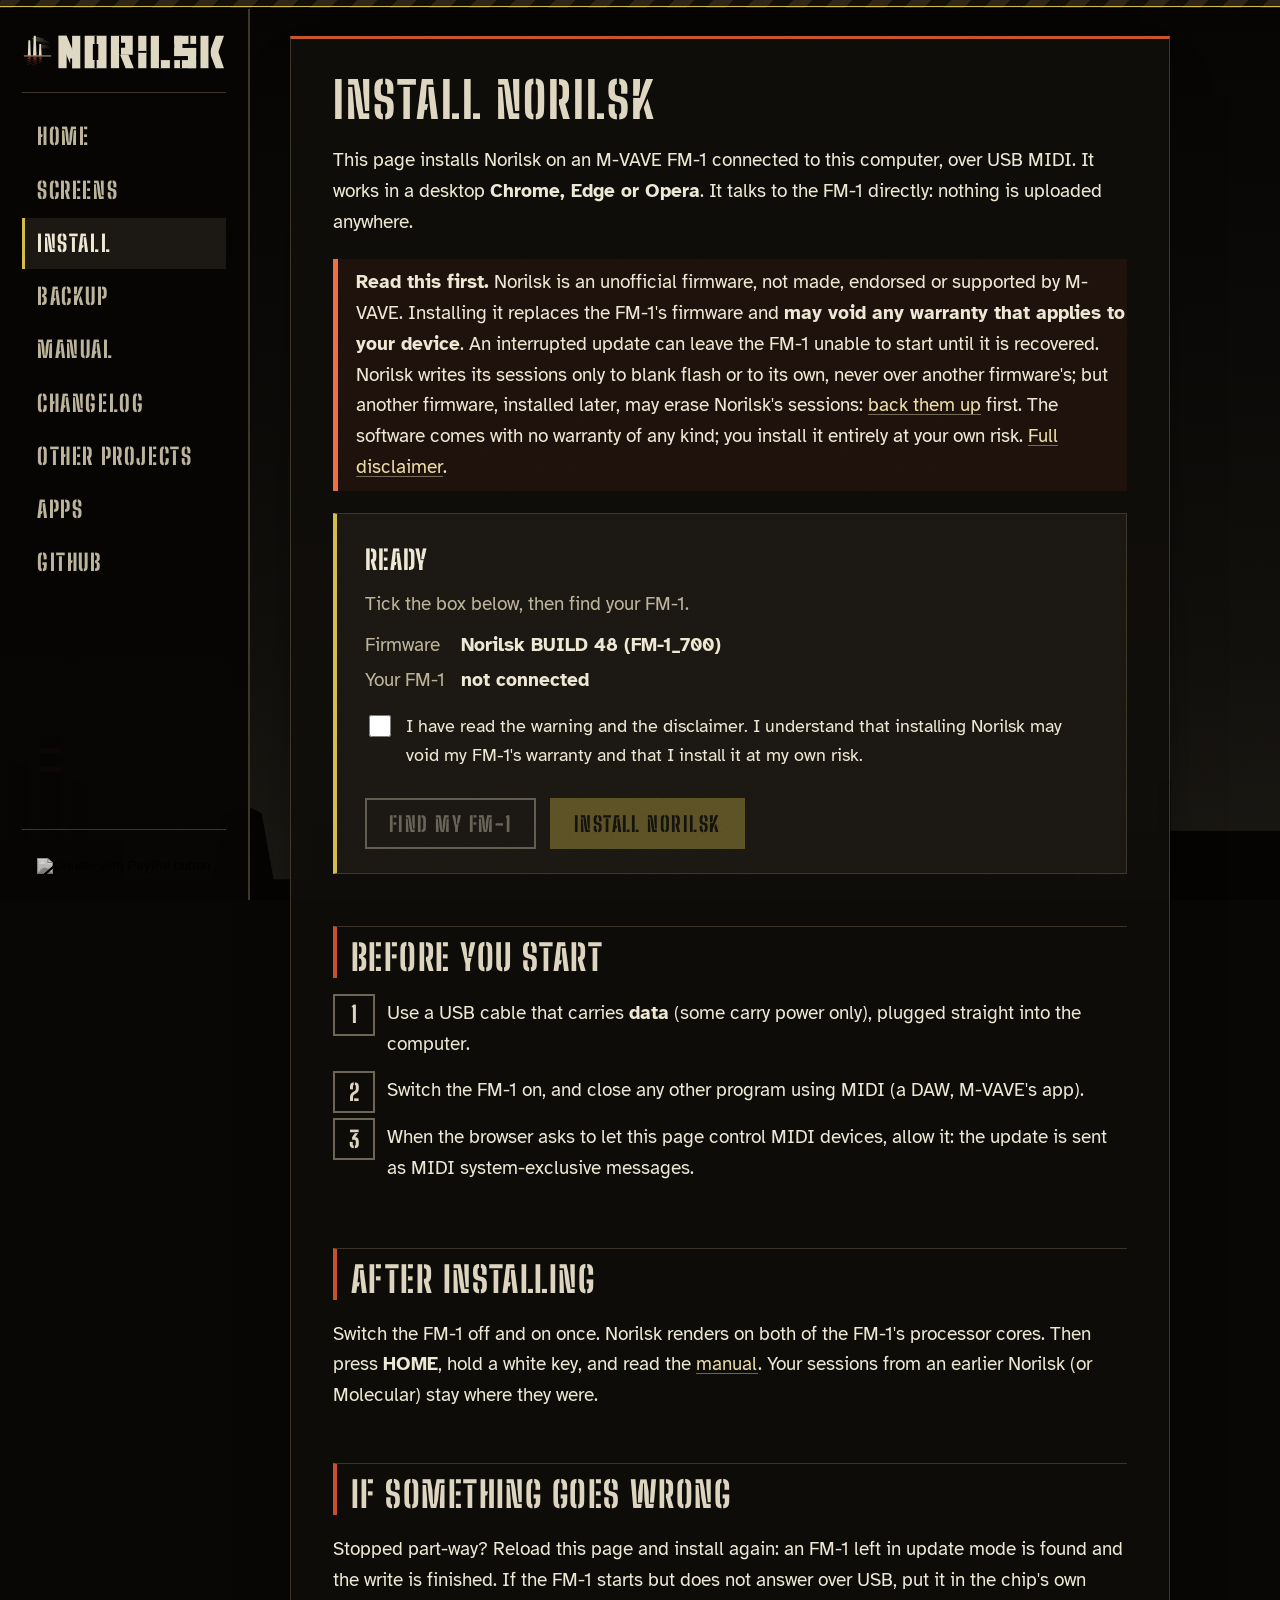
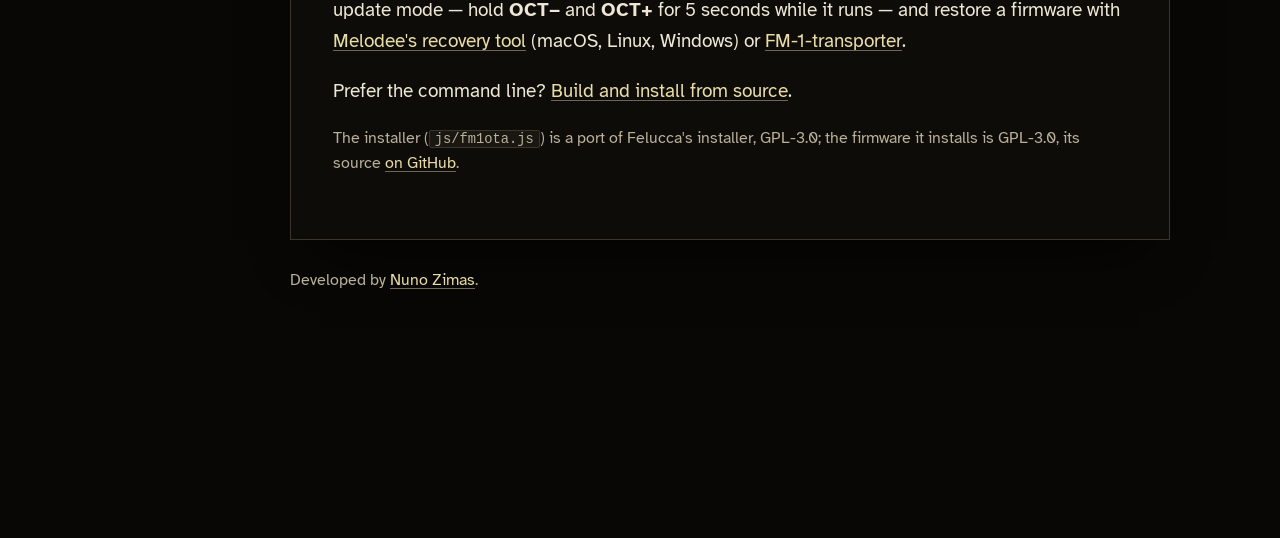
<file: docs/install.html>
<!doctype html>
<!-- SPDX-License-Identifier: MIT -- Norilsk website (generated by tools/make_site.py from site/, README.md, CHANGELOG.md) -->
<html lang="en">
<head>
<meta charset="utf-8">
<meta name="viewport" content="width=device-width, initial-scale=1">
<title>Install Norilsk</title>
<meta name="description" content="Install Norilsk on an M-VAVE FM-1 from your browser, over USB MIDI.">
<link rel="icon" href="assets/mark.svg?v=1e66f6c907" type="image/svg+xml">
<link rel="preconnect" href="https://fonts.googleapis.com">
<link rel="preconnect" href="https://fonts.gstatic.com" crossorigin>
<link href="https://fonts.googleapis.com/css2?family=Atkinson+Hyperlegible:wght@400;700&family=Big+Shoulders+Stencil+Display:wght@700;800&display=swap" rel="stylesheet">
<link rel="stylesheet" href="css/site.css?v=8f4efac784">
<script type="module" src="js/install.js"></script>
</head>
<body>
<div class="layout">
  <aside class="side">
    <div class="top">
      <a class="brand" href="./"><img src="assets/logo-dark.svg?v=1e66f6c907" alt="Norilsk" width="448" height="80"></a>
      <button class="menu-btn" type="button" aria-label="Menu" aria-controls="site-nav" aria-expanded="false"><span></span><span></span><span></span></button>
    </div>
    <nav id="site-nav" aria-label="Site">
      <button class="menu-close" type="button" aria-label="Close the menu">&times;</button>
      <a href="./">Home</a>
      <a href="screens.html">Screens</a>
      <a href="install.html" aria-current="page">Install</a>
      <a href="backup.html">Backup</a>
      <a href="manual.html">Manual</a>
      <a href="changelog.html">Changelog</a>
      <a href="projects.html">Other projects</a>
      <a href="apps.html">Apps</a>
      <a href="https://github.com/nzimas/norilsk">GitHub</a>
    </nav>
    <div class="menu-shade" hidden></div>
    <form class="donate donate-side" action="https://www.paypal.com/cgi-bin/webscr" method="post" target="_top">
      <input type="hidden" name="cmd" value="_xclick">
      <input type="hidden" name="business" value="nzimas.lv@gmail.com">
      <input type="hidden" name="item_name" value="Support Norilsk">
      <input type="hidden" name="currency_code" value="EUR">
      <input type="image" src="https://www.paypalobjects.com/en_US/i/btn/btn_donateCC_LG.gif" name="submit"
             title="PayPal - The safer, easier way to pay online!" alt="Donate with PayPal button">
    </form>
  </aside>
  <div class="content">
    <main>
<h1>Install Norilsk</h1>
<p>This page installs Norilsk on an M-VAVE FM-1 connected to this computer, over USB MIDI. It works in a desktop
  <b>Chrome, Edge or Opera</b>. It talks to the FM-1 directly: nothing is uploaded anywhere.</p>

<div class="warn">
  <p><b>Read this first.</b> Norilsk is an unofficial firmware, not made, endorsed or supported by M-VAVE. Installing it replaces the FM-1's firmware and <b>may void any warranty that applies to your
    device</b>. An interrupted update can leave the FM-1 unable to start until it is recovered. Norilsk writes its sessions only to
    blank flash or to its own, never over another firmware's; but another firmware, installed later, may erase
    Norilsk's sessions: <a href="backup.html">back them up</a> first. The software comes with no warranty of
    any kind; you install it entirely at your own risk.
    <a href="https://github.com/nzimas/norilsk#disclaimer">Full disclaimer</a>.</p>
</div>

<div class="panel riveted" aria-live="polite">
  <p class="status" id="status">Loading the firmware…</p>
  <p class="detail" id="detail"></p>
  <dl class="dev" id="facts" hidden>
    <dt>Firmware</dt><dd id="f-fw"></dd>
    <dt>Your FM-1</dt><dd id="f-dev">not connected</dd>
  </dl>
  <div class="bar" id="bar" hidden><div></div></div>

  <label class="check"><input type="checkbox" id="agree">
    <span>I have read the warning and the disclaimer. I understand that installing Norilsk may void my FM-1's
      warranty and that I install it at my own risk.</span></label>

  <div class="cta">
    <button class="btn" id="connect" disabled>Find my FM-1</button>
    <button class="btn primary" id="install" disabled>Install Norilsk</button>
  </div>
</div>

<h2>Before you start</h2>
<ol class="steps">
  <li>Use a USB cable that carries <b>data</b> (some carry power only), plugged straight into the computer.</li>
  <li>Switch the FM-1 on, and close any other program using MIDI (a DAW, M-VAVE's app).</li>
  <li>When the browser asks to let this page control MIDI devices, allow it: the update is sent as MIDI
    system-exclusive messages.</li>
</ol>

<h2>After installing</h2>
<p>Switch the FM-1 off and on once. Norilsk renders on both of the FM-1's processor cores. Then press <b>HOME</b>,
  hold a white key, and read the <a href="manual.html">manual</a>. Your sessions from an earlier Norilsk (or Molecular)
  stay where they were.</p>

<h2>If something goes wrong</h2>
<p>Stopped part-way? Reload this page and install again: an FM-1 left in update mode is found and the write is
  finished. If the FM-1 starts but does not answer over USB, put it in the chip's own update mode — hold
  <b>OCT−</b> and <b>OCT+</b> for 5 seconds while it runs — and restore a firmware with
  <a href="https://github.com/keremimo/melodee/blob/main/docs/RECOVERY.md">Melodee's recovery tool</a>
  (macOS, Linux, Windows) or <a href="https://github.com/kurogedelic/FM-1-transporter">FM-1-transporter</a>.</p>
<p>Prefer the command line? <a href="https://github.com/nzimas/norilsk#building-from-source">Build and install
  from source</a>.</p>
<p class="note">The installer (<code>js/fm1ota.js</code>) is a port of Felucca's installer, GPL-3.0; the firmware it
  installs is GPL-3.0, its source <a href="https://github.com/nzimas/norilsk">on GitHub</a>.</p>

    </main>
    <footer>
      <p>Developed by <a href="https://nunozimas.com">Nuno Zimas</a>.</p>
      <form class="donate donate-foot" action="https://www.paypal.com/cgi-bin/webscr" method="post" target="_top">
        <input type="hidden" name="cmd" value="_xclick">
        <input type="hidden" name="business" value="nzimas.lv@gmail.com">
        <input type="hidden" name="item_name" value="Support Norilsk">
        <input type="hidden" name="currency_code" value="EUR">
        <input type="image" src="https://www.paypalobjects.com/en_US/i/btn/btn_donateCC_LG.gif" name="submit"
               title="PayPal - The safer, easier way to pay online!" alt="Donate with PayPal button">
      </form>
    </footer>
  </div>
</div>
<script src="js/menu.js?v=8f4efac784"></script>
</body>
</html>
</file>
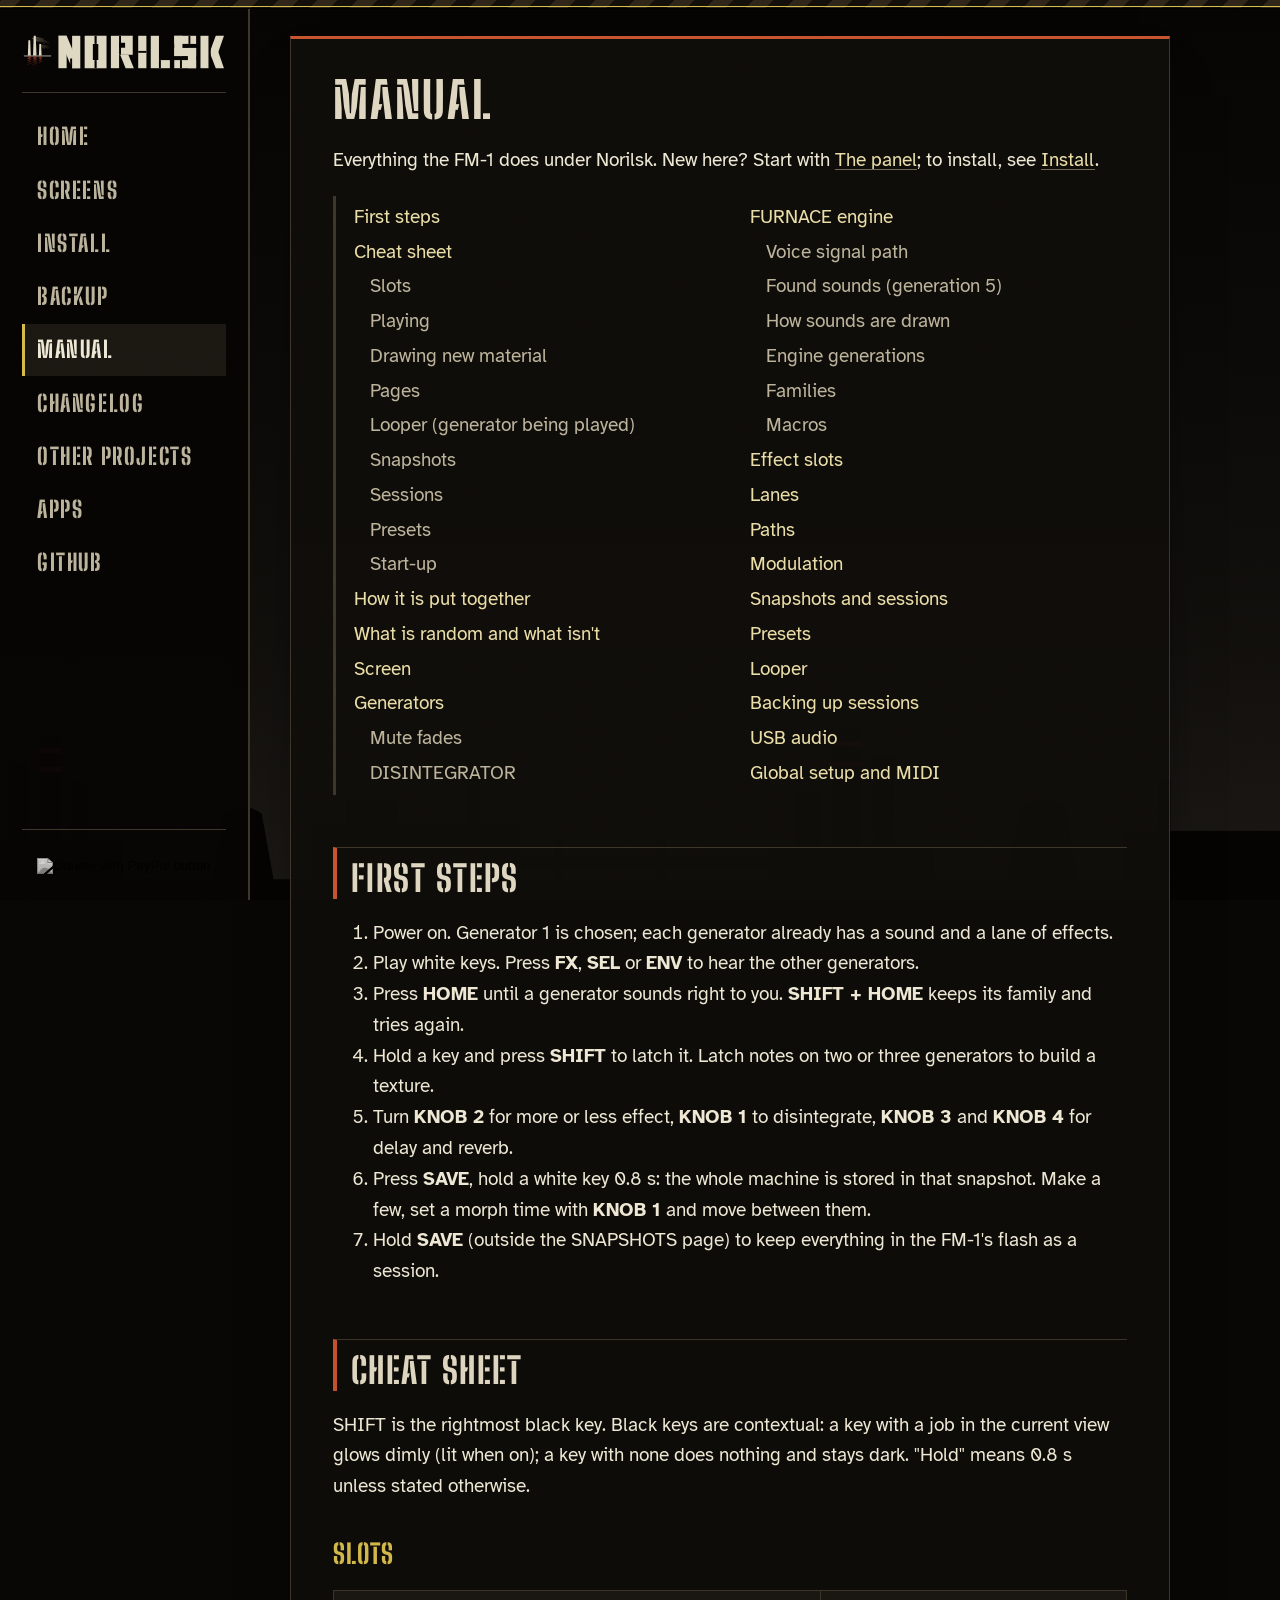
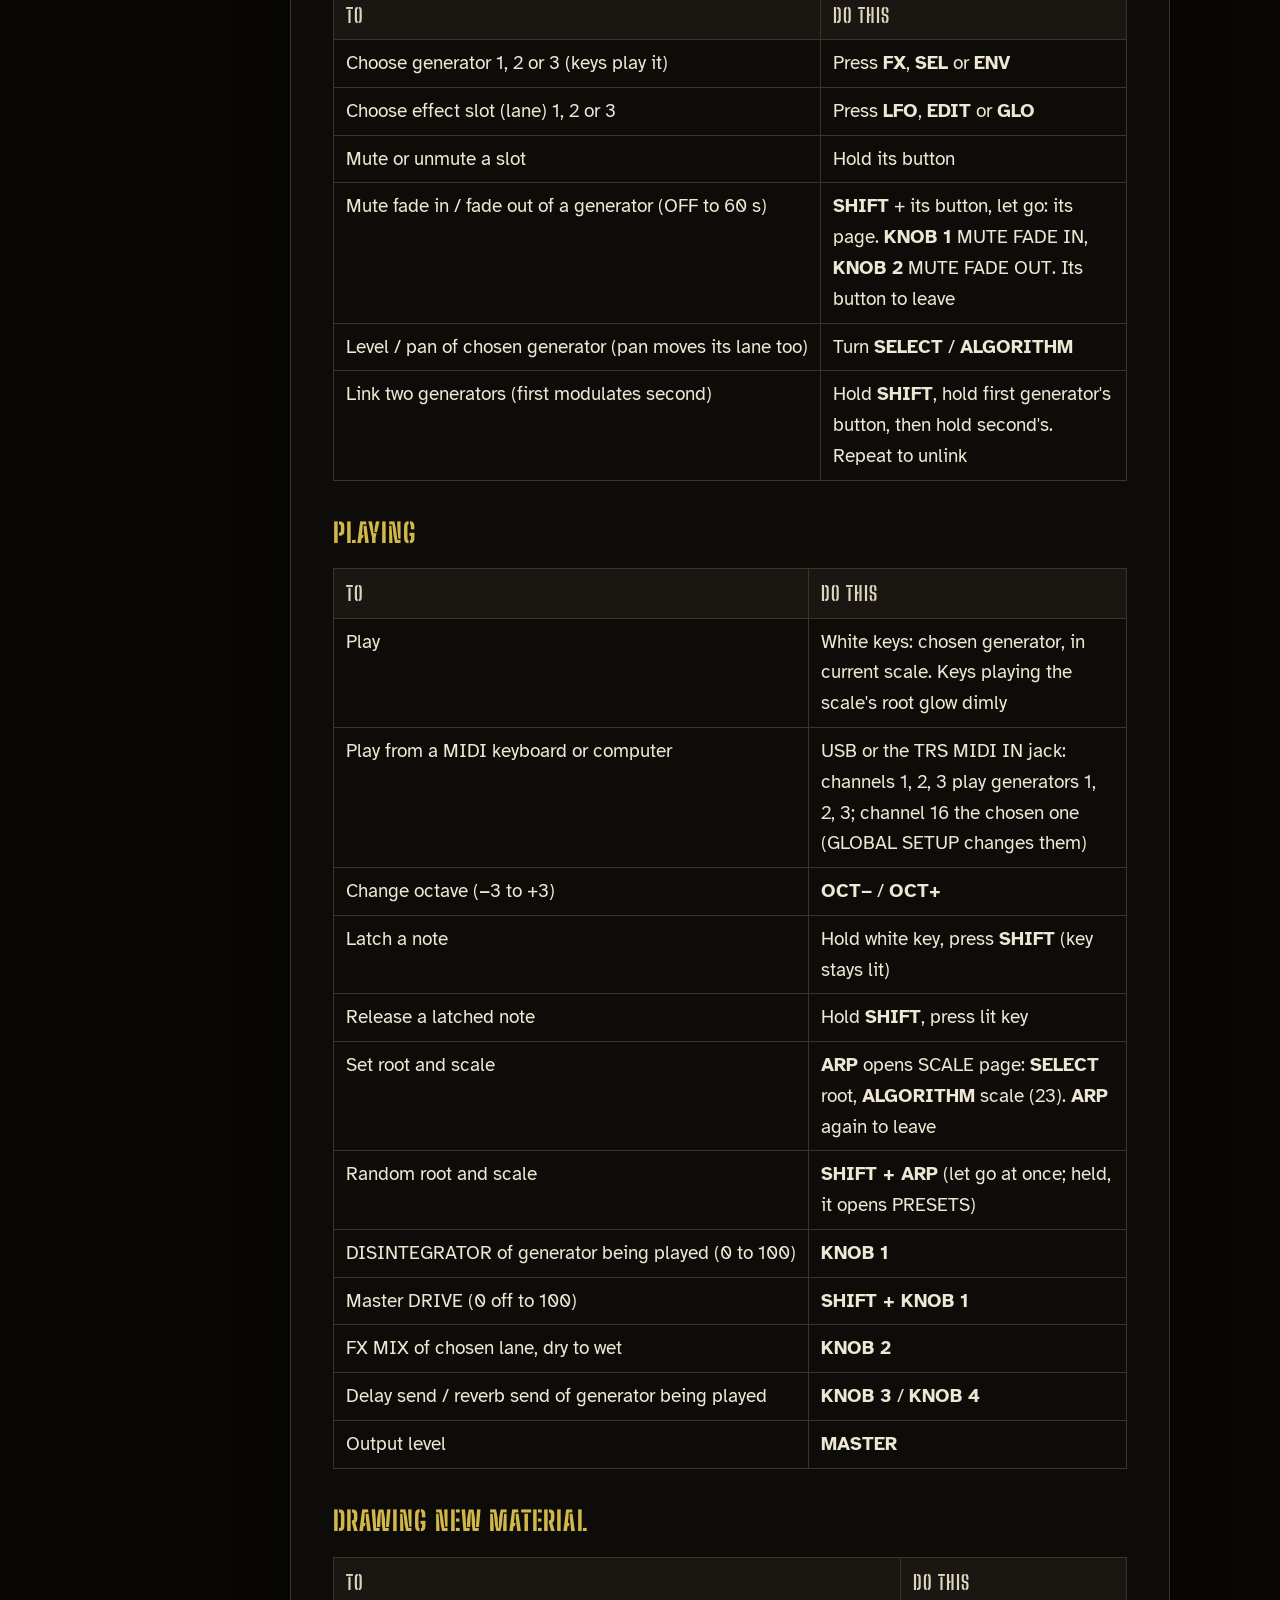
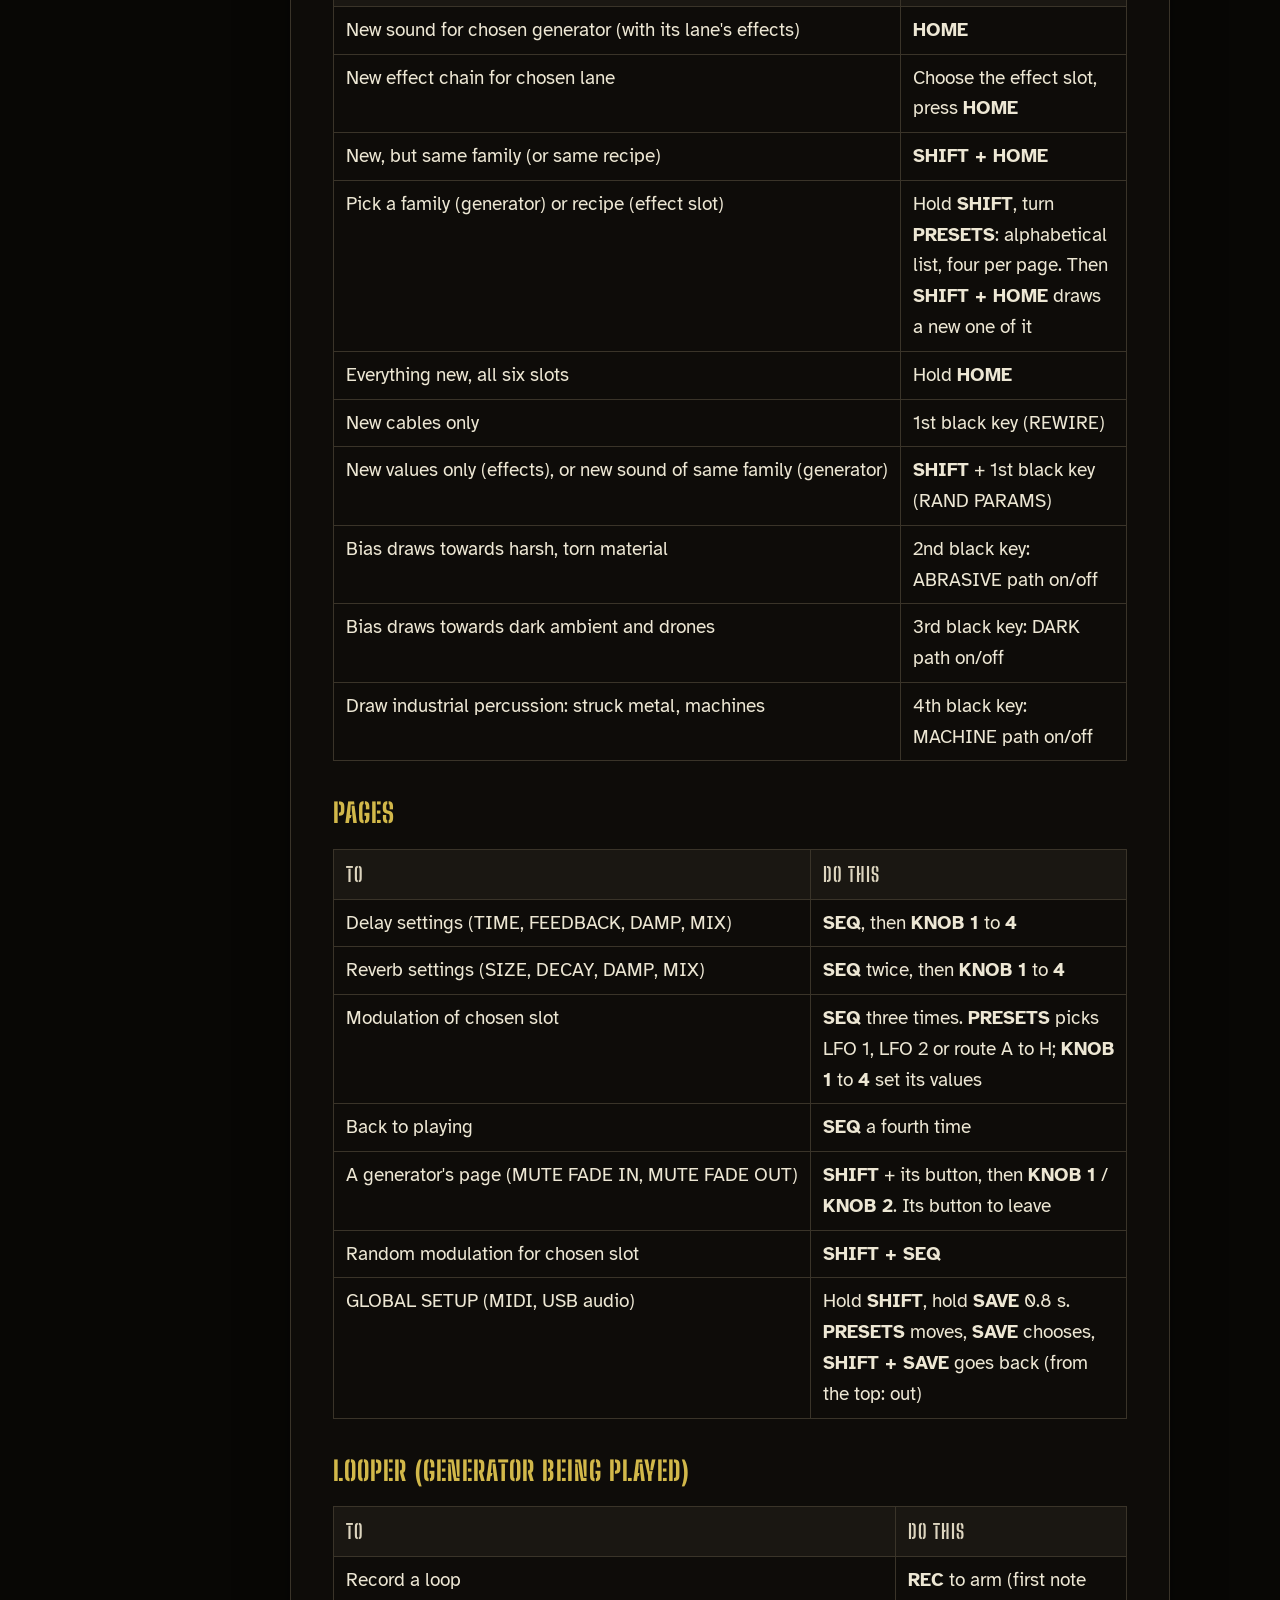
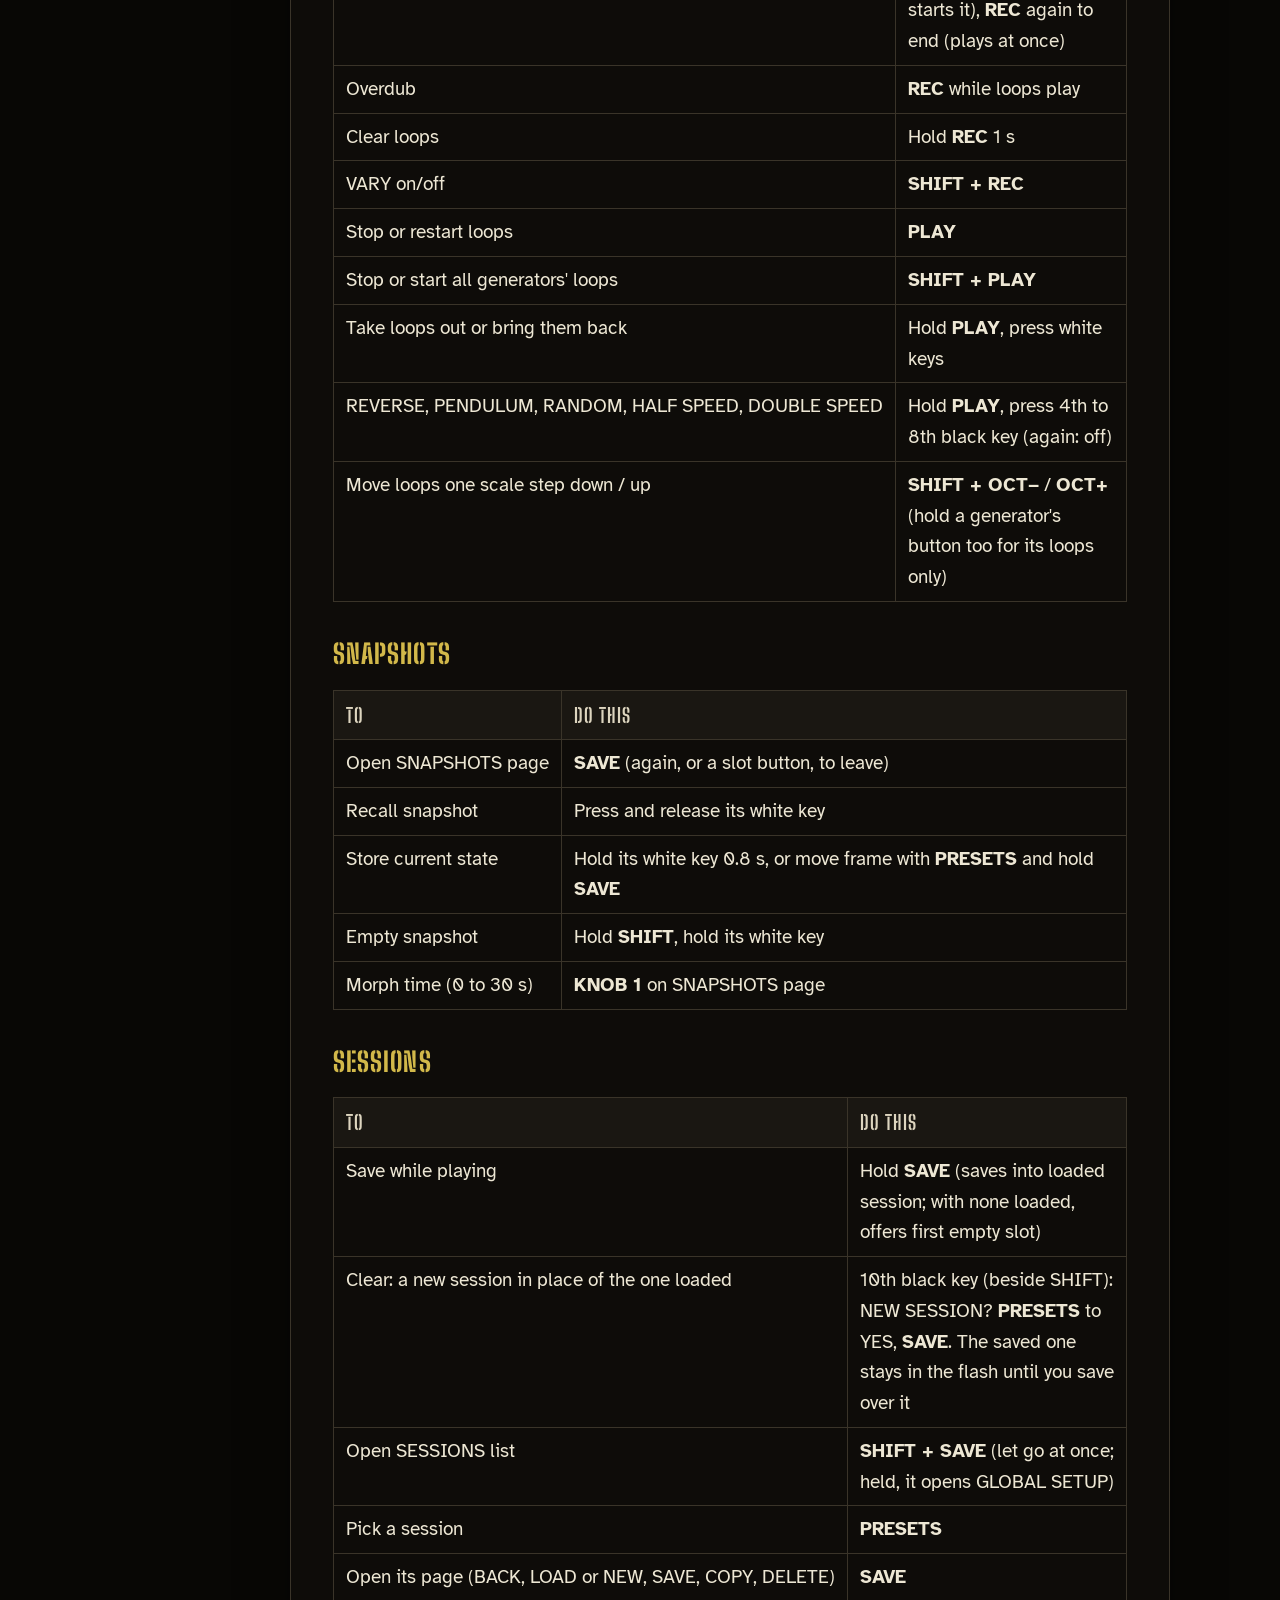
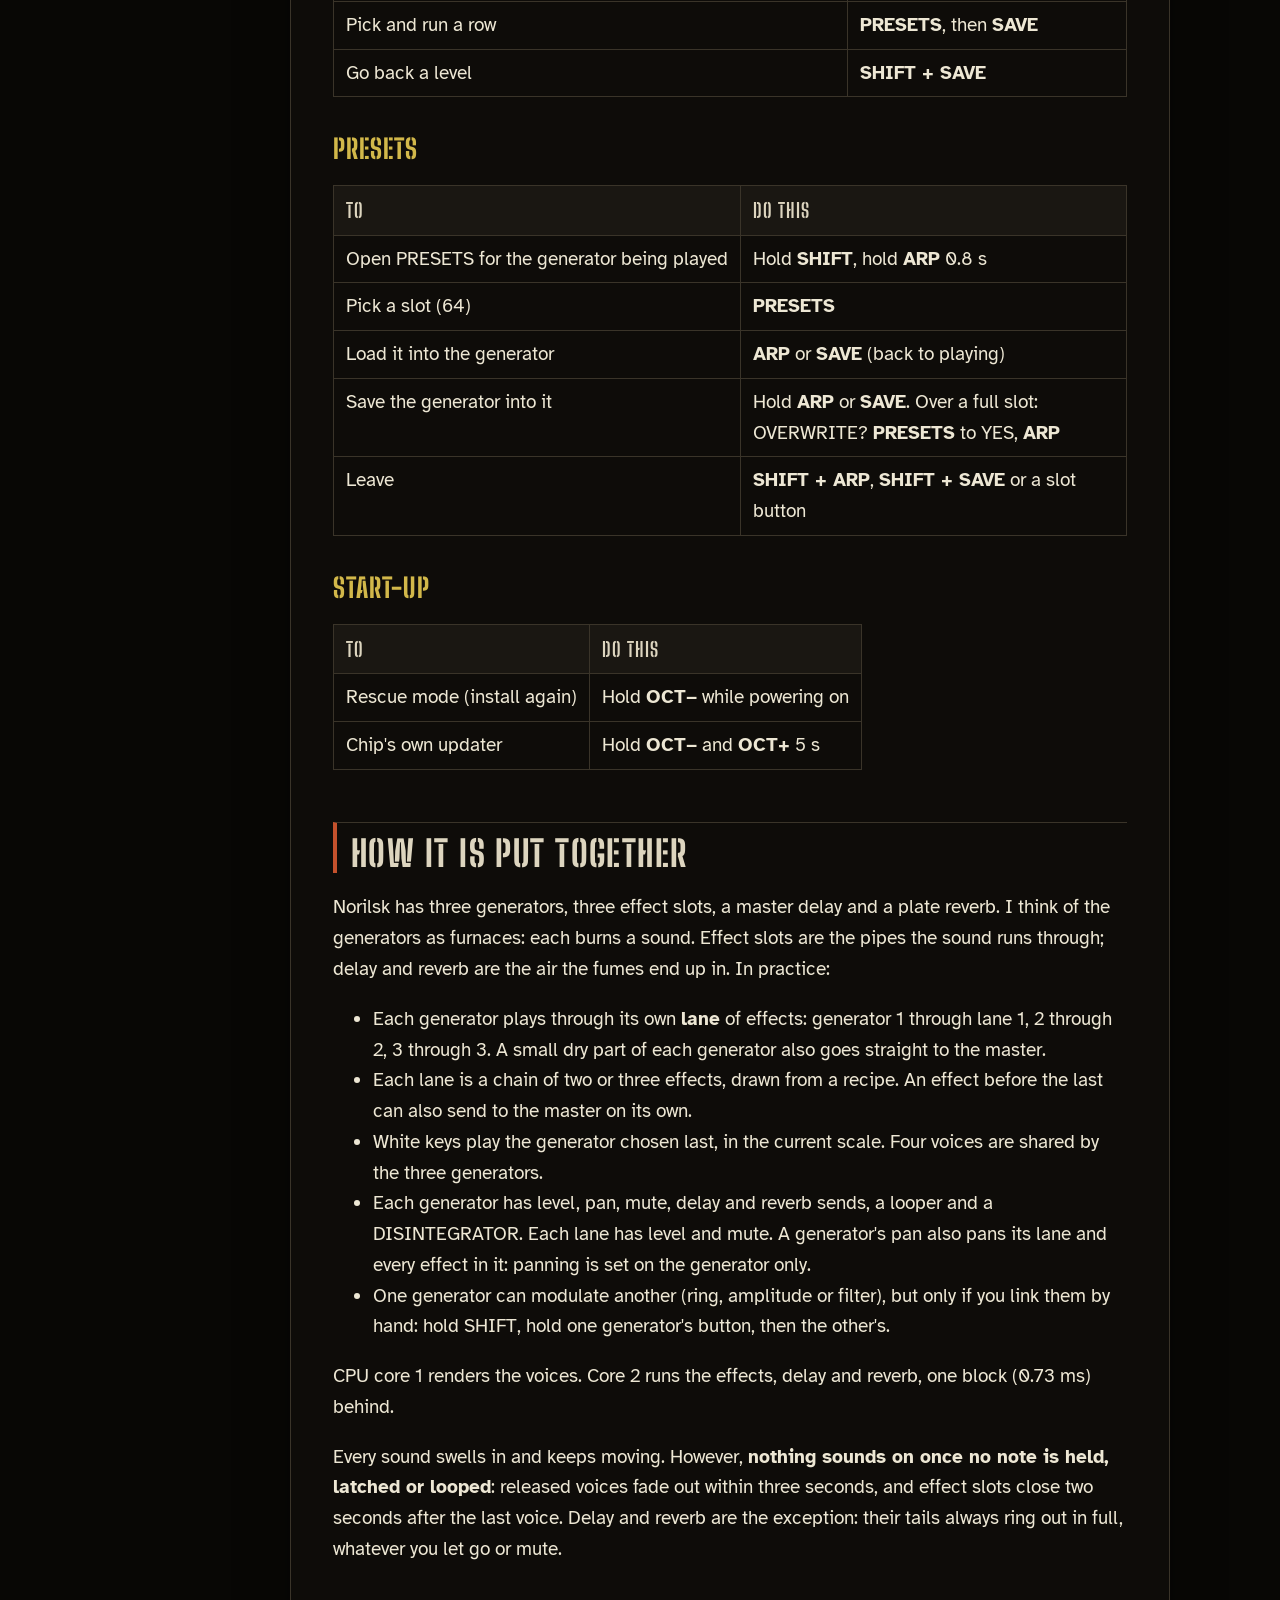
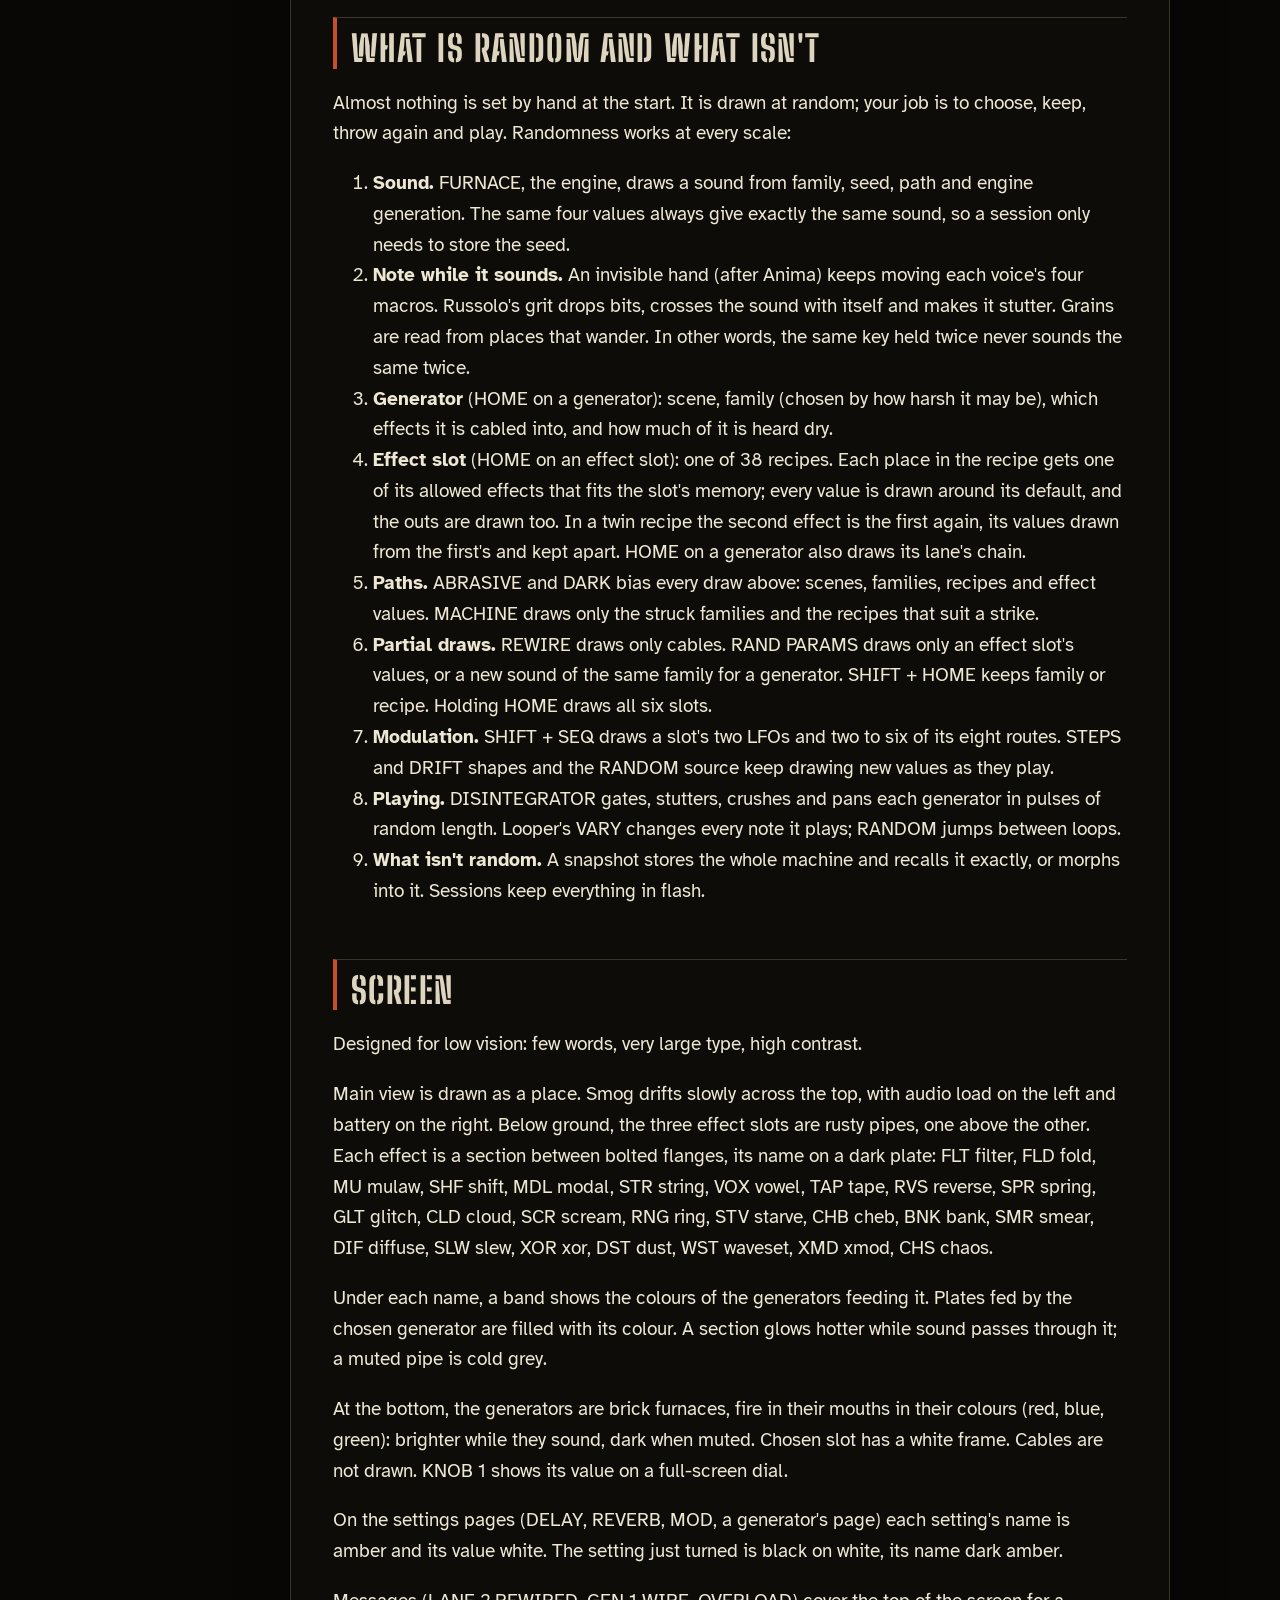
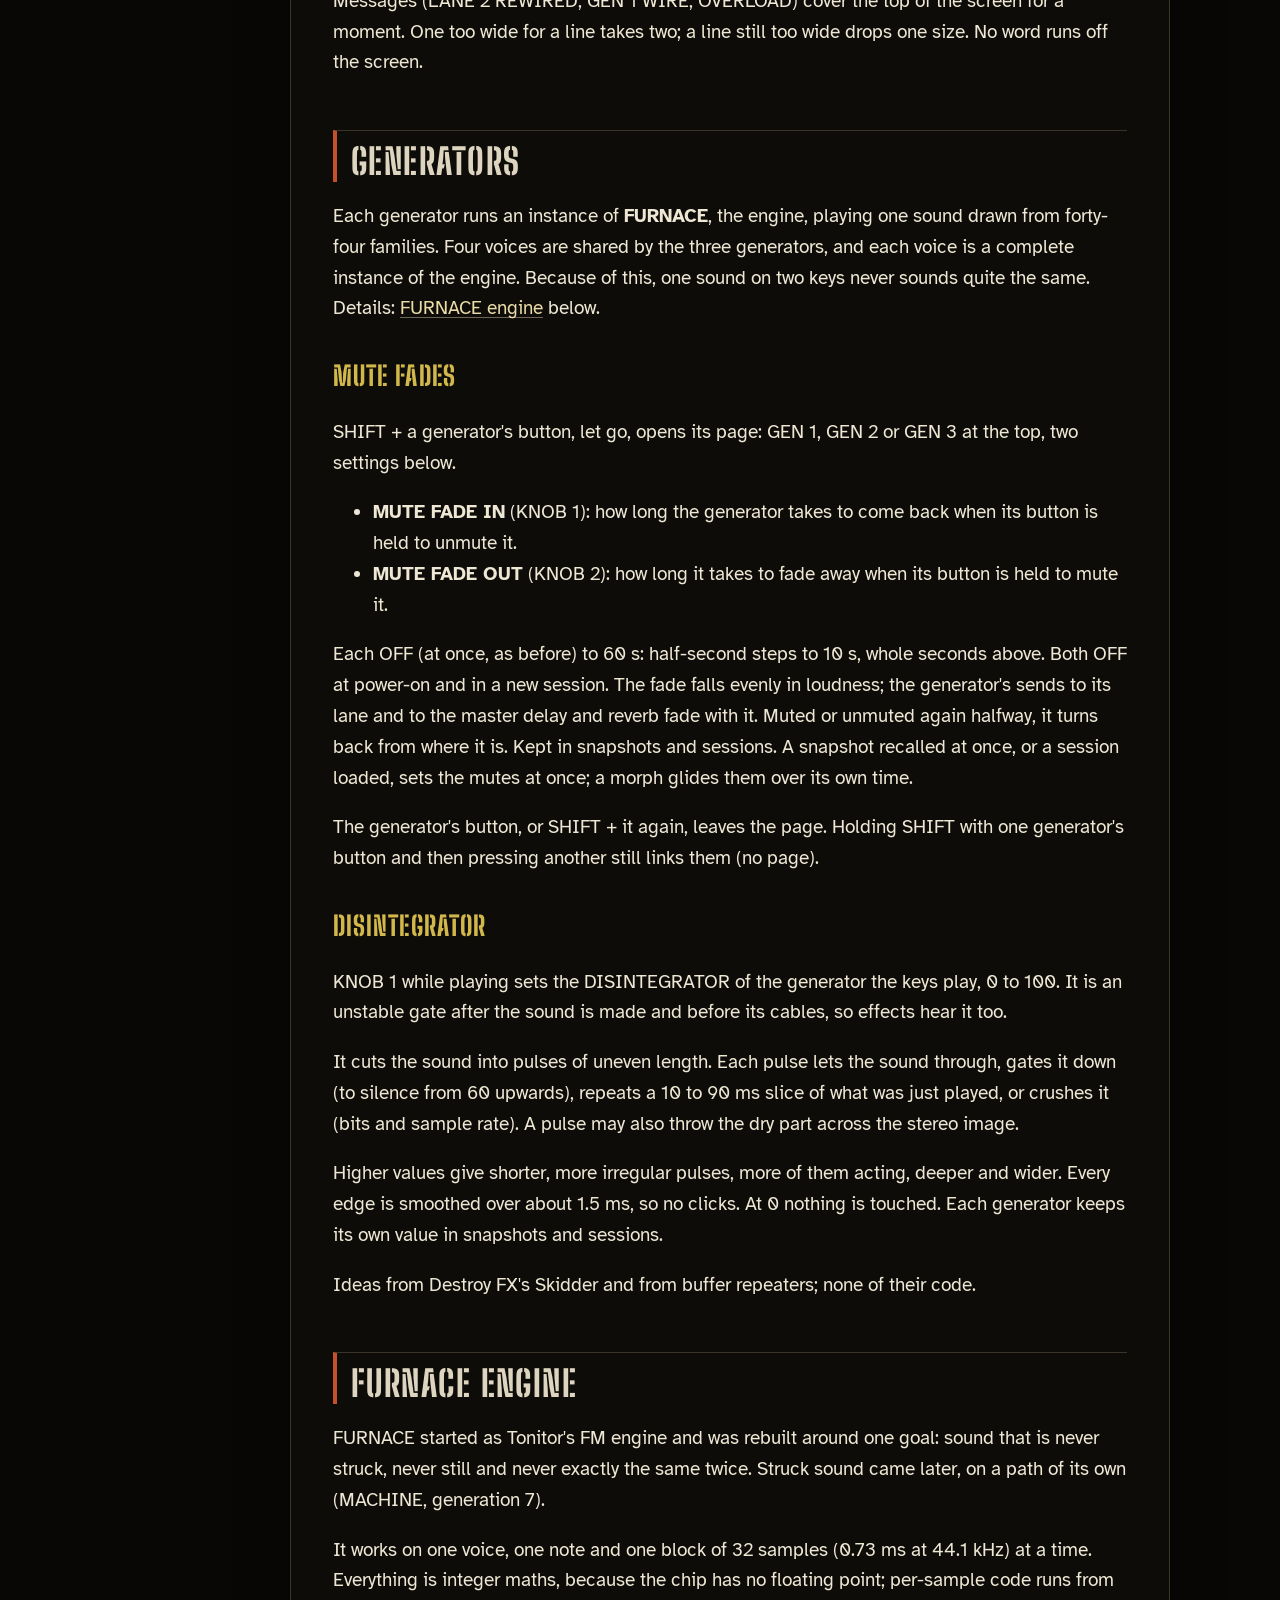
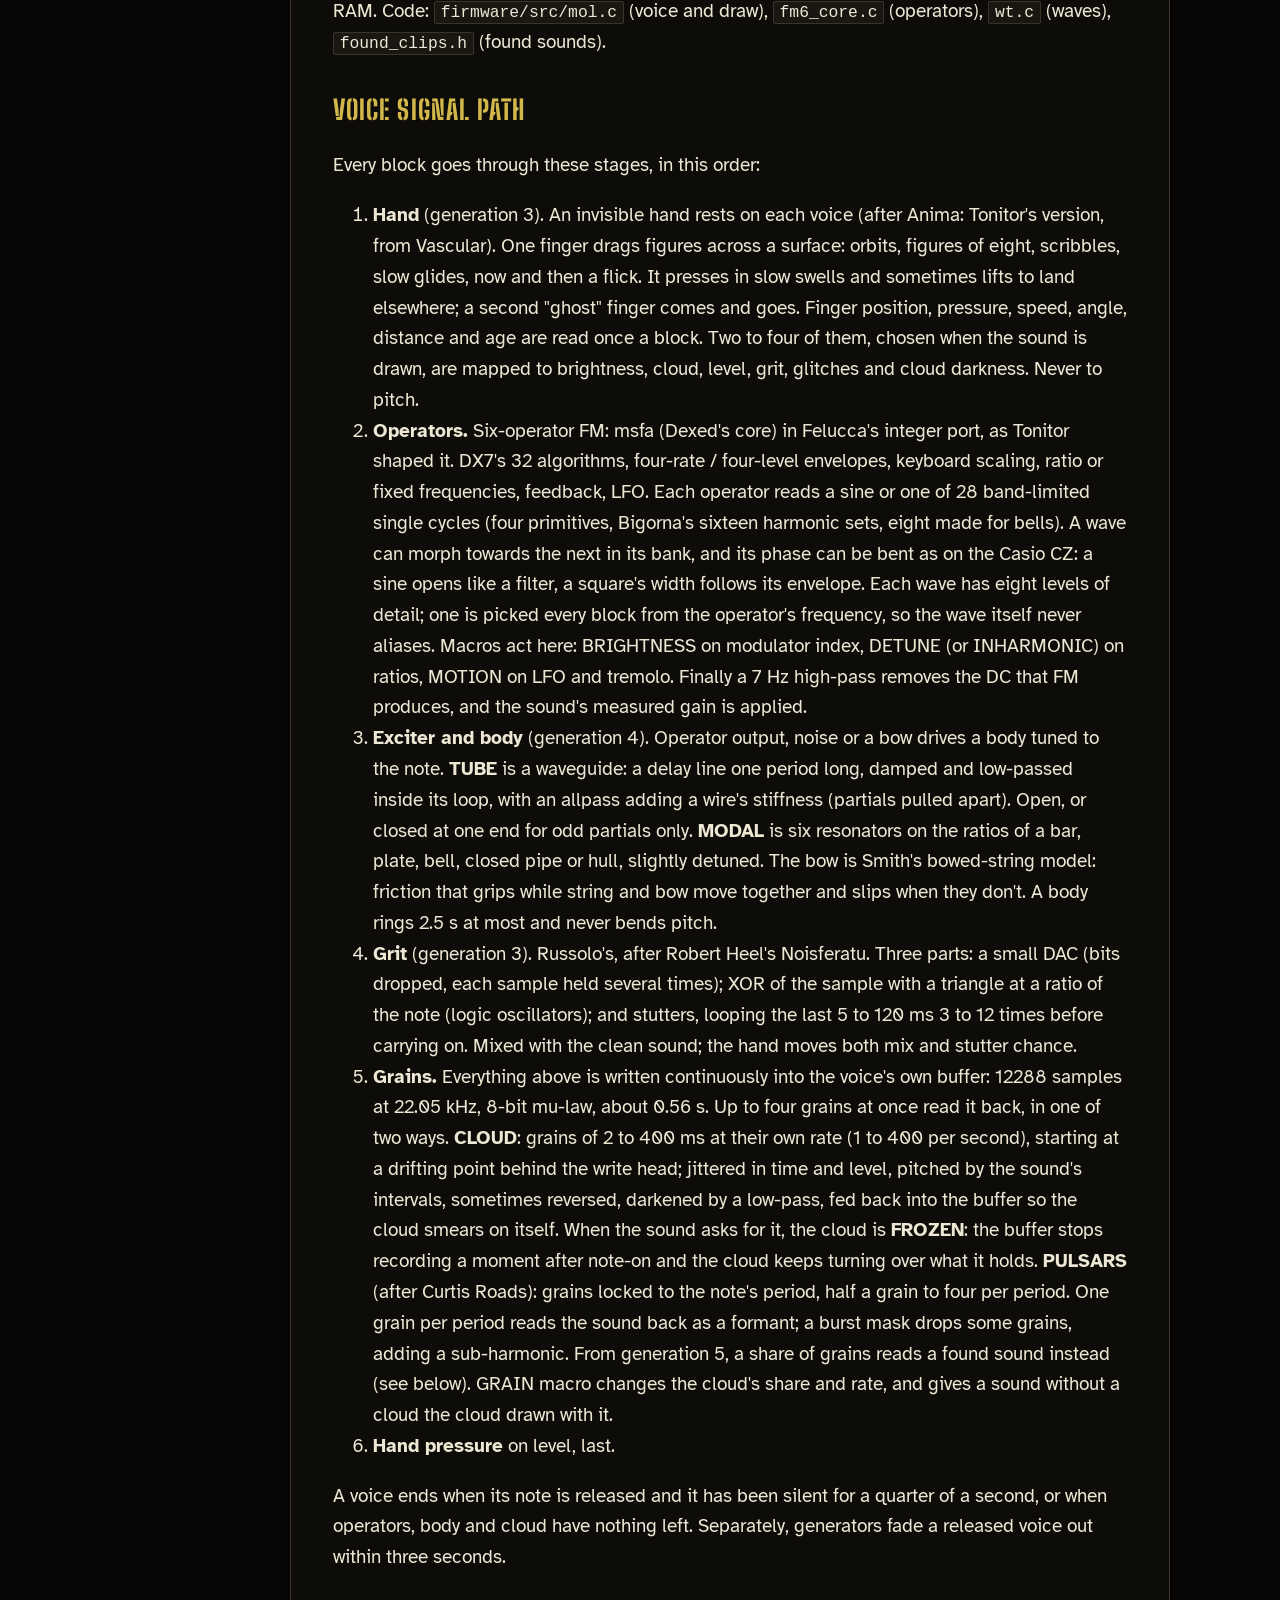
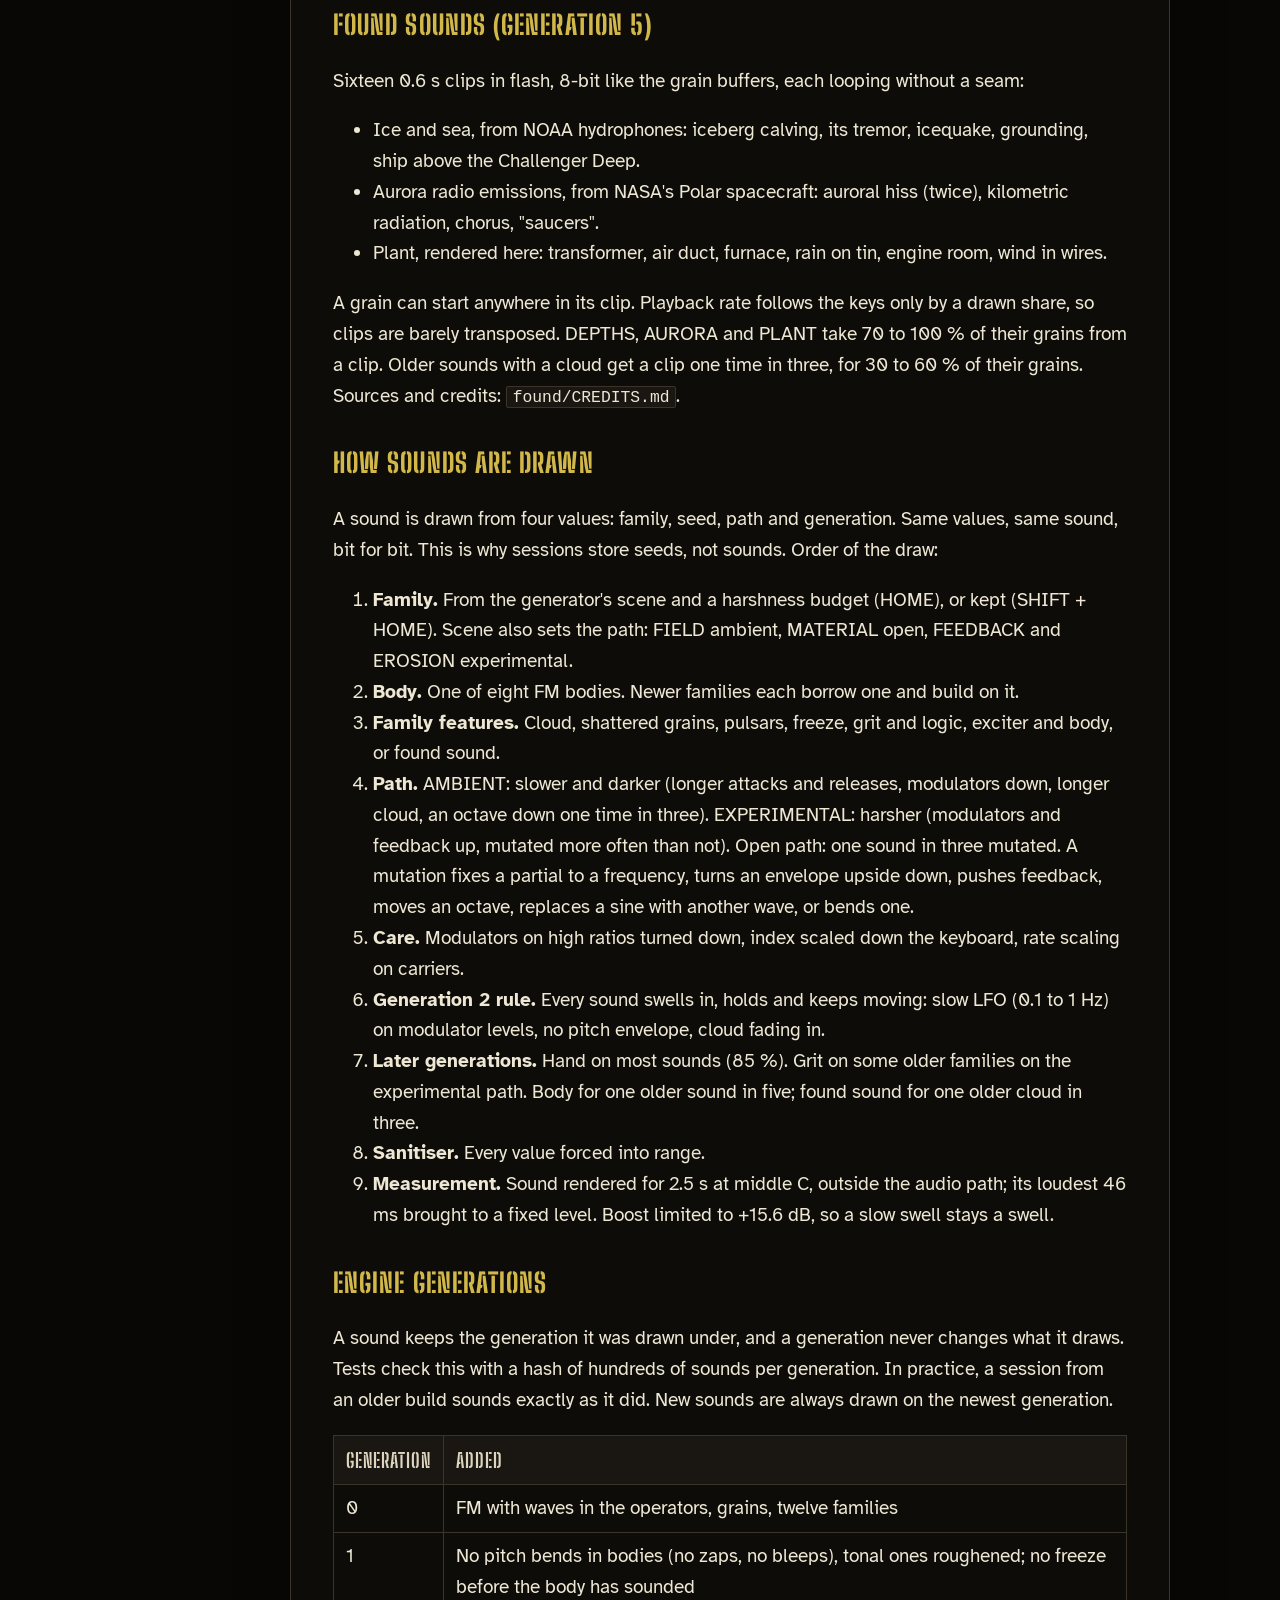
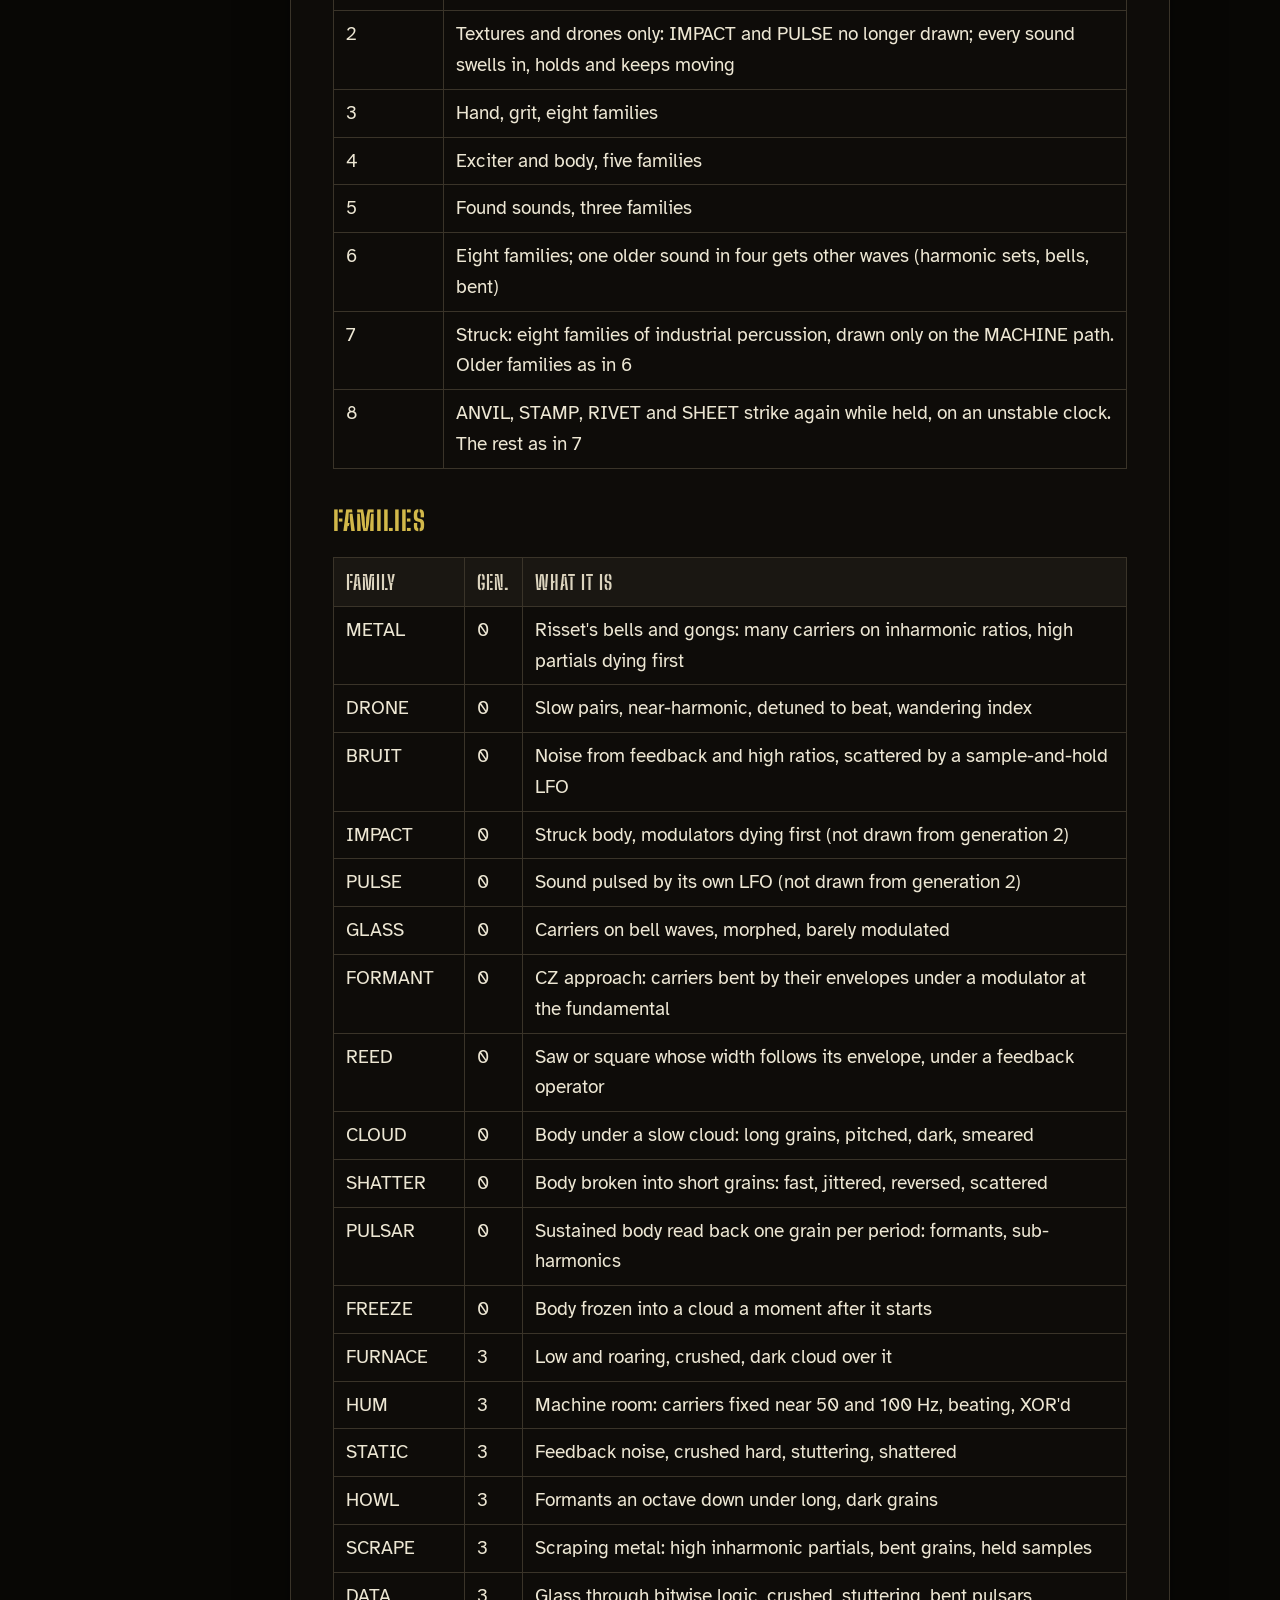
<file: docs/manual.html>
<!doctype html>
<!-- SPDX-License-Identifier: MIT -- Norilsk website (generated by tools/make_site.py from site/, README.md, CHANGELOG.md) -->
<html lang="en">
<head>
<meta charset="utf-8">
<meta name="viewport" content="width=device-width, initial-scale=1">
<title>Norilsk manual</title>
<meta name="description" content="The Norilsk manual: every control of the FM-1 under Norilsk.">
<link rel="icon" href="assets/mark.svg?v=1e66f6c907" type="image/svg+xml">
<link rel="preconnect" href="https://fonts.googleapis.com">
<link rel="preconnect" href="https://fonts.gstatic.com" crossorigin>
<link href="https://fonts.googleapis.com/css2?family=Atkinson+Hyperlegible:wght@400;700&family=Big+Shoulders+Stencil+Display:wght@700;800&display=swap" rel="stylesheet">
<link rel="stylesheet" href="css/site.css?v=8f4efac784">
</head>
<body>
<div class="layout">
  <aside class="side">
    <div class="top">
      <a class="brand" href="./"><img src="assets/logo-dark.svg?v=1e66f6c907" alt="Norilsk" width="448" height="80"></a>
      <button class="menu-btn" type="button" aria-label="Menu" aria-controls="site-nav" aria-expanded="false"><span></span><span></span><span></span></button>
    </div>
    <nav id="site-nav" aria-label="Site">
      <button class="menu-close" type="button" aria-label="Close the menu">&times;</button>
      <a href="./">Home</a>
      <a href="screens.html">Screens</a>
      <a href="install.html">Install</a>
      <a href="backup.html">Backup</a>
      <a href="manual.html" aria-current="page">Manual</a>
      <a href="changelog.html">Changelog</a>
      <a href="projects.html">Other projects</a>
      <a href="apps.html">Apps</a>
      <a href="https://github.com/nzimas/norilsk">GitHub</a>
    </nav>
    <div class="menu-shade" hidden></div>
    <form class="donate donate-side" action="https://www.paypal.com/cgi-bin/webscr" method="post" target="_top">
      <input type="hidden" name="cmd" value="_xclick">
      <input type="hidden" name="business" value="nzimas.lv@gmail.com">
      <input type="hidden" name="item_name" value="Support Norilsk">
      <input type="hidden" name="currency_code" value="EUR">
      <input type="image" src="https://www.paypalobjects.com/en_US/i/btn/btn_donateCC_LG.gif" name="submit"
             title="PayPal - The safer, easier way to pay online!" alt="Donate with PayPal button">
    </form>
  </aside>
  <div class="content">
    <main>
<h1>Manual</h1>
<p>Everything the FM-1 does under Norilsk. New here? Start with <a href="#the-panel">The panel</a>; to install, see <a href="install.html">Install</a>.</p>
<nav class="toc" aria-label="Contents">
<a href="#first-steps">First steps</a>
<a href="#cheat-sheet">Cheat sheet</a>
<a href="#slots" class="sub">Slots</a>
<a href="#playing" class="sub">Playing</a>
<a href="#drawing-new-material" class="sub">Drawing new material</a>
<a href="#pages" class="sub">Pages</a>
<a href="#looper-generator-being-played" class="sub">Looper (generator being played)</a>
<a href="#snapshots" class="sub">Snapshots</a>
<a href="#sessions" class="sub">Sessions</a>
<a href="#presets" class="sub">Presets</a>
<a href="#start-up" class="sub">Start-up</a>
<a href="#how-it-is-put-together">How it is put together</a>
<a href="#what-is-random-and-what-isnt">What is random and what isn&#x27;t</a>
<a href="#screen">Screen</a>
<a href="#generators">Generators</a>
<a href="#mute-fades" class="sub">Mute fades</a>
<a href="#disintegrator" class="sub">DISINTEGRATOR</a>
<a href="#furnace-engine">FURNACE engine</a>
<a href="#voice-signal-path" class="sub">Voice signal path</a>
<a href="#found-sounds-generation-5" class="sub">Found sounds (generation 5)</a>
<a href="#how-sounds-are-drawn" class="sub">How sounds are drawn</a>
<a href="#engine-generations" class="sub">Engine generations</a>
<a href="#families" class="sub">Families</a>
<a href="#macros" class="sub">Macros</a>
<a href="#effect-slots">Effect slots</a>
<a href="#lanes">Lanes</a>
<a href="#paths">Paths</a>
<a href="#modulation">Modulation</a>
<a href="#snapshots-and-sessions">Snapshots and sessions</a>
<a href="#presets">Presets</a>
<a href="#looper">Looper</a>
<a href="#backing-up-sessions">Backing up sessions</a>
<a href="#usb-audio">USB audio</a>
<a href="#global-setup-and-midi">Global setup and MIDI</a>
</nav>
<h2 id="first-steps">First steps</h2>
<ol>
<li>Power on. Generator 1 is chosen; each generator already has a sound and a lane of effects.</li>
<li>Play white keys. Press <b>FX</b>, <b>SEL</b> or <b>ENV</b> to hear the other generators.</li>
<li>Press <b>HOME</b> until a generator sounds right to you. <b>SHIFT + HOME</b> keeps its family and tries again.</li>
<li>Hold a key and press <b>SHIFT</b> to latch it. Latch notes on two or three generators to build a texture.</li>
<li>Turn <b>KNOB 2</b> for more or less effect, <b>KNOB 1</b> to disintegrate, <b>KNOB 3</b> and <b>KNOB 4</b> for delay and reverb.</li>
<li>Press <b>SAVE</b>, hold a white key 0.8 s: the whole machine is stored in that snapshot. Make a few, set a morph time with <b>KNOB 1</b> and move between them.</li>
<li>Hold <b>SAVE</b> (outside the SNAPSHOTS page) to keep everything in the FM-1's flash as a session.</li>
</ol>
<h2 id="cheat-sheet">Cheat sheet</h2>
<p>SHIFT is the rightmost black key. Black keys are contextual: a key with a job in the current view glows dimly (lit when on); a key with none does nothing and stays dark. "Hold" means 0.8 s unless stated otherwise.</p>
<h3 id="slots">Slots</h3>
<table>
<tr><th>To</th><th>Do this</th></tr>
<tr><td>Choose generator 1, 2 or 3 (keys play it)</td><td>Press <b>FX</b>, <b>SEL</b> or <b>ENV</b></td></tr>
<tr><td>Choose effect slot (lane) 1, 2 or 3</td><td>Press <b>LFO</b>, <b>EDIT</b> or <b>GLO</b></td></tr>
<tr><td>Mute or unmute a slot</td><td>Hold its button</td></tr>
<tr><td>Mute fade in / fade out of a generator (OFF to 60 s)</td><td><b>SHIFT</b> + its button, let go: its page. <b>KNOB 1</b> MUTE FADE IN, <b>KNOB 2</b> MUTE FADE OUT. Its button to leave</td></tr>
<tr><td>Level / pan of chosen generator (pan moves its lane too)</td><td>Turn <b>SELECT</b> / <b>ALGORITHM</b></td></tr>
<tr><td>Link two generators (first modulates second)</td><td>Hold <b>SHIFT</b>, hold first generator's button, then hold second's. Repeat to unlink</td></tr>
</table>
<h3 id="playing">Playing</h3>
<table>
<tr><th>To</th><th>Do this</th></tr>
<tr><td>Play</td><td>White keys: chosen generator, in current scale. Keys playing the scale's root glow dimly</td></tr>
<tr><td>Play from a MIDI keyboard or computer</td><td>USB or the TRS MIDI IN jack: channels 1, 2, 3 play generators 1, 2, 3; channel 16 the chosen one (GLOBAL SETUP changes them)</td></tr>
<tr><td>Change octave (−3 to +3)</td><td><b>OCT−</b> / <b>OCT+</b></td></tr>
<tr><td>Latch a note</td><td>Hold white key, press <b>SHIFT</b> (key stays lit)</td></tr>
<tr><td>Release a latched note</td><td>Hold <b>SHIFT</b>, press lit key</td></tr>
<tr><td>Set root and scale</td><td><b>ARP</b> opens SCALE page: <b>SELECT</b> root, <b>ALGORITHM</b> scale (23). <b>ARP</b> again to leave</td></tr>
<tr><td>Random root and scale</td><td><b>SHIFT + ARP</b> (let go at once; held, it opens PRESETS)</td></tr>
<tr><td>DISINTEGRATOR of generator being played (0 to 100)</td><td><b>KNOB 1</b></td></tr>
<tr><td>Master DRIVE (0 off to 100)</td><td><b>SHIFT + KNOB 1</b></td></tr>
<tr><td>FX MIX of chosen lane, dry to wet</td><td><b>KNOB 2</b></td></tr>
<tr><td>Delay send / reverb send of generator being played</td><td><b>KNOB 3</b> / <b>KNOB 4</b></td></tr>
<tr><td>Output level</td><td><b>MASTER</b></td></tr>
</table>
<h3 id="drawing-new-material">Drawing new material</h3>
<table>
<tr><th>To</th><th>Do this</th></tr>
<tr><td>New sound for chosen generator (with its lane's effects)</td><td><b>HOME</b></td></tr>
<tr><td>New effect chain for chosen lane</td><td>Choose the effect slot, press <b>HOME</b></td></tr>
<tr><td>New, but same family (or same recipe)</td><td><b>SHIFT + HOME</b></td></tr>
<tr><td>Pick a family (generator) or recipe (effect slot)</td><td>Hold <b>SHIFT</b>, turn <b>PRESETS</b>: alphabetical list, four per page. Then <b>SHIFT + HOME</b> draws a new one of it</td></tr>
<tr><td>Everything new, all six slots</td><td>Hold <b>HOME</b></td></tr>
<tr><td>New cables only</td><td>1st black key (REWIRE)</td></tr>
<tr><td>New values only (effects), or new sound of same family (generator)</td><td><b>SHIFT</b> + 1st black key (RAND PARAMS)</td></tr>
<tr><td>Bias draws towards harsh, torn material</td><td>2nd black key: ABRASIVE path on/off</td></tr>
<tr><td>Bias draws towards dark ambient and drones</td><td>3rd black key: DARK path on/off</td></tr>
<tr><td>Draw industrial percussion: struck metal, machines</td><td>4th black key: MACHINE path on/off</td></tr>
</table>
<h3 id="pages">Pages</h3>
<table>
<tr><th>To</th><th>Do this</th></tr>
<tr><td>Delay settings (TIME, FEEDBACK, DAMP, MIX)</td><td><b>SEQ</b>, then <b>KNOB 1</b> to <b>4</b></td></tr>
<tr><td>Reverb settings (SIZE, DECAY, DAMP, MIX)</td><td><b>SEQ</b> twice, then <b>KNOB 1</b> to <b>4</b></td></tr>
<tr><td>Modulation of chosen slot</td><td><b>SEQ</b> three times. <b>PRESETS</b> picks LFO 1, LFO 2 or route A to H; <b>KNOB 1</b> to <b>4</b> set its values</td></tr>
<tr><td>Back to playing</td><td><b>SEQ</b> a fourth time</td></tr>
<tr><td>A generator's page (MUTE FADE IN, MUTE FADE OUT)</td><td><b>SHIFT</b> + its button, then <b>KNOB 1</b> / <b>KNOB 2</b>. Its button to leave</td></tr>
<tr><td>Random modulation for chosen slot</td><td><b>SHIFT + SEQ</b></td></tr>
<tr><td>GLOBAL SETUP (MIDI, USB audio)</td><td>Hold <b>SHIFT</b>, hold <b>SAVE</b> 0.8 s. <b>PRESETS</b> moves, <b>SAVE</b> chooses, <b>SHIFT + SAVE</b> goes back (from the top: out)</td></tr>
</table>
<h3 id="looper-generator-being-played">Looper (generator being played)</h3>
<table>
<tr><th>To</th><th>Do this</th></tr>
<tr><td>Record a loop</td><td><b>REC</b> to arm (first note starts it), <b>REC</b> again to end (plays at once)</td></tr>
<tr><td>Overdub</td><td><b>REC</b> while loops play</td></tr>
<tr><td>Clear loops</td><td>Hold <b>REC</b> 1 s</td></tr>
<tr><td>VARY on/off</td><td><b>SHIFT + REC</b></td></tr>
<tr><td>Stop or restart loops</td><td><b>PLAY</b></td></tr>
<tr><td>Stop or start all generators' loops</td><td><b>SHIFT + PLAY</b></td></tr>
<tr><td>Take loops out or bring them back</td><td>Hold <b>PLAY</b>, press white keys</td></tr>
<tr><td>REVERSE, PENDULUM, RANDOM, HALF SPEED, DOUBLE SPEED</td><td>Hold <b>PLAY</b>, press 4th to 8th black key (again: off)</td></tr>
<tr><td>Move loops one scale step down / up</td><td><b>SHIFT + OCT−</b> / <b>OCT+</b> (hold a generator's button too for its loops only)</td></tr>
</table>
<h3 id="snapshots">Snapshots</h3>
<table>
<tr><th>To</th><th>Do this</th></tr>
<tr><td>Open SNAPSHOTS page</td><td><b>SAVE</b> (again, or a slot button, to leave)</td></tr>
<tr><td>Recall snapshot</td><td>Press and release its white key</td></tr>
<tr><td>Store current state</td><td>Hold its white key 0.8 s, or move frame with <b>PRESETS</b> and hold <b>SAVE</b></td></tr>
<tr><td>Empty snapshot</td><td>Hold <b>SHIFT</b>, hold its white key</td></tr>
<tr><td>Morph time (0 to 30 s)</td><td><b>KNOB 1</b> on SNAPSHOTS page</td></tr>
</table>
<h3 id="sessions">Sessions</h3>
<table>
<tr><th>To</th><th>Do this</th></tr>
<tr><td>Save while playing</td><td>Hold <b>SAVE</b> (saves into loaded session; with none loaded, offers first empty slot)</td></tr>
<tr><td>Clear: a new session in place of the one loaded</td><td>10th black key (beside SHIFT): NEW SESSION? <b>PRESETS</b> to YES, <b>SAVE</b>. The saved one stays in the flash until you save over it</td></tr>
<tr><td>Open SESSIONS list</td><td><b>SHIFT + SAVE</b> (let go at once; held, it opens GLOBAL SETUP)</td></tr>
<tr><td>Pick a session</td><td><b>PRESETS</b></td></tr>
<tr><td>Open its page (BACK, LOAD or NEW, SAVE, COPY, DELETE)</td><td><b>SAVE</b></td></tr>
<tr><td>Pick and run a row</td><td><b>PRESETS</b>, then <b>SAVE</b></td></tr>
<tr><td>Go back a level</td><td><b>SHIFT + SAVE</b></td></tr>
</table>
<h3 id="presets">Presets</h3>
<table>
<tr><th>To</th><th>Do this</th></tr>
<tr><td>Open PRESETS for the generator being played</td><td>Hold <b>SHIFT</b>, hold <b>ARP</b> 0.8 s</td></tr>
<tr><td>Pick a slot (64)</td><td><b>PRESETS</b></td></tr>
<tr><td>Load it into the generator</td><td><b>ARP</b> or <b>SAVE</b> (back to playing)</td></tr>
<tr><td>Save the generator into it</td><td>Hold <b>ARP</b> or <b>SAVE</b>. Over a full slot: OVERWRITE? <b>PRESETS</b> to YES, <b>ARP</b></td></tr>
<tr><td>Leave</td><td><b>SHIFT + ARP</b>, <b>SHIFT + SAVE</b> or a slot button</td></tr>
</table>
<h3 id="start-up">Start-up</h3>
<table>
<tr><th>To</th><th>Do this</th></tr>
<tr><td>Rescue mode (install again)</td><td>Hold <b>OCT−</b> while powering on</td></tr>
<tr><td>Chip's own updater</td><td>Hold <b>OCT−</b> and <b>OCT+</b> 5 s</td></tr>
</table>
<h2 id="how-it-is-put-together">How it is put together</h2>
<p>Norilsk has three generators, three effect slots, a master delay and a plate reverb. I think of the generators as furnaces: each burns a sound. Effect slots are the pipes the sound runs through; delay and reverb are the air the fumes end up in. In practice:</p>
<ul>
<li>Each generator plays through its own <b>lane</b> of effects: generator 1 through lane 1, 2 through 2, 3 through 3. A small dry part of each generator also goes straight to the master.</li>
<li>Each lane is a chain of two or three effects, drawn from a recipe. An effect before the last can also send to the master on its own.</li>
<li>White keys play the generator chosen last, in the current scale. Four voices are shared by the three generators.</li>
<li>Each generator has level, pan, mute, delay and reverb sends, a looper and a DISINTEGRATOR. Each lane has level and mute. A generator's pan also pans its lane and every effect in it: panning is set on the generator only.</li>
<li>One generator can modulate another (ring, amplitude or filter), but only if you link them by hand: hold SHIFT, hold one generator's button, then the other's.</li>
</ul>
<p>CPU core 1 renders the voices. Core 2 runs the effects, delay and reverb, one block (0.73 ms) behind.</p>
<p>Every sound swells in and keeps moving. However, <b>nothing sounds on once no note is held, latched or looped</b>: released voices fade out within three seconds, and effect slots close two seconds after the last voice. Delay and reverb are the exception: their tails always ring out in full, whatever you let go or mute.</p>
<h2 id="what-is-random-and-what-isnt">What is random and what isn't</h2>
<p>Almost nothing is set by hand at the start. It is drawn at random; your job is to choose, keep, throw again and play. Randomness works at every scale:</p>
<ol>
<li><b>Sound.</b> FURNACE, the engine, draws a sound from family, seed, path and engine generation. The same four values always give exactly the same sound, so a session only needs to store the seed.</li>
<li><b>Note while it sounds.</b> An invisible hand (after Anima) keeps moving each voice's four macros. Russolo's grit drops bits, crosses the sound with itself and makes it stutter. Grains are read from places that wander. In other words, the same key held twice never sounds the same twice.</li>
<li><b>Generator</b> (HOME on a generator): scene, family (chosen by how harsh it may be), which effects it is cabled into, and how much of it is heard dry.</li>
<li><b>Effect slot</b> (HOME on an effect slot): one of 38 recipes. Each place in the recipe gets one of its allowed effects that fits the slot's memory; every value is drawn around its default, and the outs are drawn too. In a twin recipe the second effect is the first again, its values drawn from the first's and kept apart. HOME on a generator also draws its lane's chain.</li>
<li><b>Paths.</b> ABRASIVE and DARK bias every draw above: scenes, families, recipes and effect values. MACHINE draws only the struck families and the recipes that suit a strike.</li>
<li><b>Partial draws.</b> REWIRE draws only cables. RAND PARAMS draws only an effect slot's values, or a new sound of the same family for a generator. SHIFT + HOME keeps family or recipe. Holding HOME draws all six slots.</li>
<li><b>Modulation.</b> SHIFT + SEQ draws a slot's two LFOs and two to six of its eight routes. STEPS and DRIFT shapes and the RANDOM source keep drawing new values as they play.</li>
<li><b>Playing.</b> DISINTEGRATOR gates, stutters, crushes and pans each generator in pulses of random length. Looper's VARY changes every note it plays; RANDOM jumps between loops.</li>
<li><b>What isn't random.</b> A snapshot stores the whole machine and recalls it exactly, or morphs into it. Sessions keep everything in flash.</li>
</ol>
<h2 id="screen">Screen</h2>
<p>Designed for low vision: few words, very large type, high contrast.</p>
<p>Main view is drawn as a place. Smog drifts slowly across the top, with audio load on the left and battery on the right. Below ground, the three effect slots are rusty pipes, one above the other. Each effect is a section between bolted flanges, its name on a dark plate: FLT filter, FLD fold, MU mulaw, SHF shift, MDL modal, STR string, VOX vowel, TAP tape, RVS reverse, SPR spring, GLT glitch, CLD cloud, SCR scream, RNG ring, STV starve, CHB cheb, BNK bank, SMR smear, DIF diffuse, SLW slew, XOR xor, DST dust, WST waveset, XMD xmod, CHS chaos.</p>
<p>Under each name, a band shows the colours of the generators feeding it. Plates fed by the chosen generator are filled with its colour. A section glows hotter while sound passes through it; a muted pipe is cold grey.</p>
<p>At the bottom, the generators are brick furnaces, fire in their mouths in their colours (red, blue, green): brighter while they sound, dark when muted. Chosen slot has a white frame. Cables are not drawn. KNOB 1 shows its value on a full-screen dial.</p>
<p>On the settings pages (DELAY, REVERB, MOD, a generator's page) each setting's name is amber and its value white. The setting just turned is black on white, its name dark amber.</p>
<p>Messages (LANE 2 REWIRED, GEN 1 WIRE, OVERLOAD) cover the top of the screen for a moment. One too wide for a line takes two; a line still too wide drops one size. No word runs off the screen.</p>
<h2 id="generators">Generators</h2>
<p>Each generator runs an instance of <b>FURNACE</b>, the engine, playing one sound drawn from forty-four families. Four voices are shared by the three generators, and each voice is a complete instance of the engine. Because of this, one sound on two keys never sounds quite the same. Details: <a href="#furnace-engine">FURNACE engine</a> below.</p>
<h3 id="mute-fades">Mute fades</h3>
<p>SHIFT + a generator's button, let go, opens its page: GEN 1, GEN 2 or GEN 3 at the top, two settings below.</p>
<ul>
<li><b>MUTE FADE IN</b> (KNOB 1): how long the generator takes to come back when its button is held to unmute it.</li>
<li><b>MUTE FADE OUT</b> (KNOB 2): how long it takes to fade away when its button is held to mute it.</li>
</ul>
<p>Each OFF (at once, as before) to 60 s: half-second steps to 10 s, whole seconds above. Both OFF at power-on and in a new session. The fade falls evenly in loudness; the generator's sends to its lane and to the master delay and reverb fade with it. Muted or unmuted again halfway, it turns back from where it is. Kept in snapshots and sessions. A snapshot recalled at once, or a session loaded, sets the mutes at once; a morph glides them over its own time.</p>
<p>The generator's button, or SHIFT + it again, leaves the page. Holding SHIFT with one generator's button and then pressing another still links them (no page).</p>
<h3 id="disintegrator">DISINTEGRATOR</h3>
<p>KNOB 1 while playing sets the DISINTEGRATOR of the generator the keys play, 0 to 100. It is an unstable gate after the sound is made and before its cables, so effects hear it too.</p>
<p>It cuts the sound into pulses of uneven length. Each pulse lets the sound through, gates it down (to silence from 60 upwards), repeats a 10 to 90 ms slice of what was just played, or crushes it (bits and sample rate). A pulse may also throw the dry part across the stereo image.</p>
<p>Higher values give shorter, more irregular pulses, more of them acting, deeper and wider. Every edge is smoothed over about 1.5 ms, so no clicks. At 0 nothing is touched. Each generator keeps its own value in snapshots and sessions.</p>
<p>Ideas from Destroy FX's Skidder and from buffer repeaters; none of their code.</p>
<h2 id="furnace-engine">FURNACE engine</h2>
<p>FURNACE started as Tonitor's FM engine and was rebuilt around one goal: sound that is never struck, never still and never exactly the same twice. Struck sound came later, on a path of its own (MACHINE, generation 7).</p>
<p>It works on one voice, one note and one block of 32 samples (0.73 ms at 44.1 kHz) at a time. Everything is integer maths, because the chip has no floating point; per-sample code runs from RAM. Code: <code>firmware/src/mol.c</code> (voice and draw), <code>fm6_core.c</code> (operators), <code>wt.c</code> (waves), <code>found_clips.h</code> (found sounds).</p>
<h3 id="voice-signal-path">Voice signal path</h3>
<p>Every block goes through these stages, in this order:</p>
<ol>
<li><b>Hand</b> (generation 3). An invisible hand rests on each voice (after Anima: Tonitor's version, from Vascular). One finger drags figures across a surface: orbits, figures of eight, scribbles, slow glides, now and then a flick. It presses in slow swells and sometimes lifts to land elsewhere; a second "ghost" finger comes and goes. Finger position, pressure, speed, angle, distance and age are read once a block. Two to four of them, chosen when the sound is drawn, are mapped to brightness, cloud, level, grit, glitches and cloud darkness. Never to pitch.</li>
<li><b>Operators.</b> Six-operator FM: msfa (Dexed's core) in Felucca's integer port, as Tonitor shaped it. DX7's 32 algorithms, four-rate / four-level envelopes, keyboard scaling, ratio or fixed frequencies, feedback, LFO. Each operator reads a sine or one of 28 band-limited single cycles (four primitives, Bigorna's sixteen harmonic sets, eight made for bells). A wave can morph towards the next in its bank, and its phase can be bent as on the Casio CZ: a sine opens like a filter, a square's width follows its envelope. Each wave has eight levels of detail; one is picked every block from the operator's frequency, so the wave itself never aliases. Macros act here: BRIGHTNESS on modulator index, DETUNE (or INHARMONIC) on ratios, MOTION on LFO and tremolo. Finally a 7 Hz high-pass removes the DC that FM produces, and the sound's measured gain is applied.</li>
<li><b>Exciter and body</b> (generation 4). Operator output, noise or a bow drives a body tuned to the note. <b>TUBE</b> is a waveguide: a delay line one period long, damped and low-passed inside its loop, with an allpass adding a wire's stiffness (partials pulled apart). Open, or closed at one end for odd partials only. <b>MODAL</b> is six resonators on the ratios of a bar, plate, bell, closed pipe or hull, slightly detuned. The bow is Smith's bowed-string model: friction that grips while string and bow move together and slips when they don't. A body rings 2.5 s at most and never bends pitch.</li>
<li><b>Grit</b> (generation 3). Russolo's, after Robert Heel's Noisferatu. Three parts: a small DAC (bits dropped, each sample held several times); XOR of the sample with a triangle at a ratio of the note (logic oscillators); and stutters, looping the last 5 to 120 ms 3 to 12 times before carrying on. Mixed with the clean sound; the hand moves both mix and stutter chance.</li>
<li><b>Grains.</b> Everything above is written continuously into the voice's own buffer: 12288 samples at 22.05 kHz, 8-bit mu-law, about 0.56 s. Up to four grains at once read it back, in one of two ways. <b>CLOUD</b>: grains of 2 to 400 ms at their own rate (1 to 400 per second), starting at a drifting point behind the write head; jittered in time and level, pitched by the sound's intervals, sometimes reversed, darkened by a low-pass, fed back into the buffer so the cloud smears on itself. When the sound asks for it, the cloud is <b>FROZEN</b>: the buffer stops recording a moment after note-on and the cloud keeps turning over what it holds. <b>PULSARS</b> (after Curtis Roads): grains locked to the note's period, half a grain to four per period. One grain per period reads the sound back as a formant; a burst mask drops some grains, adding a sub-harmonic. From generation 5, a share of grains reads a found sound instead (see below). GRAIN macro changes the cloud's share and rate, and gives a sound without a cloud the cloud drawn with it.</li>
<li><b>Hand pressure</b> on level, last.</li>
</ol>
<p>A voice ends when its note is released and it has been silent for a quarter of a second, or when operators, body and cloud have nothing left. Separately, generators fade a released voice out within three seconds.</p>
<h3 id="found-sounds-generation-5">Found sounds (generation 5)</h3>
<p>Sixteen 0.6 s clips in flash, 8-bit like the grain buffers, each looping without a seam:</p>
<ul>
<li>Ice and sea, from NOAA hydrophones: iceberg calving, its tremor, icequake, grounding, ship above the Challenger Deep.</li>
<li>Aurora radio emissions, from NASA's Polar spacecraft: auroral hiss (twice), kilometric radiation, chorus, "saucers".</li>
<li>Plant, rendered here: transformer, air duct, furnace, rain on tin, engine room, wind in wires.</li>
</ul>
<p>A grain can start anywhere in its clip. Playback rate follows the keys only by a drawn share, so clips are barely transposed. DEPTHS, AURORA and PLANT take 70 to 100 % of their grains from a clip. Older sounds with a cloud get a clip one time in three, for 30 to 60 % of their grains. Sources and credits: <code>found/CREDITS.md</code>.</p>
<h3 id="how-sounds-are-drawn">How sounds are drawn</h3>
<p>A sound is drawn from four values: family, seed, path and generation. Same values, same sound, bit for bit. This is why sessions store seeds, not sounds. Order of the draw:</p>
<ol>
<li><b>Family.</b> From the generator's scene and a harshness budget (HOME), or kept (SHIFT + HOME). Scene also sets the path: FIELD ambient, MATERIAL open, FEEDBACK and EROSION experimental.</li>
<li><b>Body.</b> One of eight FM bodies. Newer families each borrow one and build on it.</li>
<li><b>Family features.</b> Cloud, shattered grains, pulsars, freeze, grit and logic, exciter and body, or found sound.</li>
<li><b>Path.</b> AMBIENT: slower and darker (longer attacks and releases, modulators down, longer cloud, an octave down one time in three). EXPERIMENTAL: harsher (modulators and feedback up, mutated more often than not). Open path: one sound in three mutated. A mutation fixes a partial to a frequency, turns an envelope upside down, pushes feedback, moves an octave, replaces a sine with another wave, or bends one.</li>
<li><b>Care.</b> Modulators on high ratios turned down, index scaled down the keyboard, rate scaling on carriers.</li>
<li><b>Generation 2 rule.</b> Every sound swells in, holds and keeps moving: slow LFO (0.1 to 1 Hz) on modulator levels, no pitch envelope, cloud fading in.</li>
<li><b>Later generations.</b> Hand on most sounds (85 %). Grit on some older families on the experimental path. Body for one older sound in five; found sound for one older cloud in three.</li>
<li><b>Sanitiser.</b> Every value forced into range.</li>
<li><b>Measurement.</b> Sound rendered for 2.5 s at middle C, outside the audio path; its loudest 46 ms brought to a fixed level. Boost limited to +15.6 dB, so a slow swell stays a swell.</li>
</ol>
<h3 id="engine-generations">Engine generations</h3>
<p>A sound keeps the generation it was drawn under, and a generation never changes what it draws. Tests check this with a hash of hundreds of sounds per generation. In practice, a session from an older build sounds exactly as it did. New sounds are always drawn on the newest generation.</p>
<table>
<tr><th>Generation</th><th>Added</th></tr>
<tr><td>0</td><td>FM with waves in the operators, grains, twelve families</td></tr>
<tr><td>1</td><td>No pitch bends in bodies (no zaps, no bleeps), tonal ones roughened; no freeze before the body has sounded</td></tr>
<tr><td>2</td><td>Textures and drones only: IMPACT and PULSE no longer drawn; every sound swells in, holds and keeps moving</td></tr>
<tr><td>3</td><td>Hand, grit, eight families</td></tr>
<tr><td>4</td><td>Exciter and body, five families</td></tr>
<tr><td>5</td><td>Found sounds, three families</td></tr>
<tr><td>6</td><td>Eight families; one older sound in four gets other waves (harmonic sets, bells, bent)</td></tr>
<tr><td>7</td><td>Struck: eight families of industrial percussion, drawn only on the MACHINE path. Older families as in 6</td></tr>
<tr><td>8</td><td>ANVIL, STAMP, RIVET and SHEET strike again while held, on an unstable clock. The rest as in 7</td></tr>
</table>
<h3 id="families">Families</h3>
<table>
<tr><th>Family</th><th>Gen.</th><th>What it is</th></tr>
<tr><td>METAL</td><td>0</td><td>Risset's bells and gongs: many carriers on inharmonic ratios, high partials dying first</td></tr>
<tr><td>DRONE</td><td>0</td><td>Slow pairs, near-harmonic, detuned to beat, wandering index</td></tr>
<tr><td>BRUIT</td><td>0</td><td>Noise from feedback and high ratios, scattered by a sample-and-hold LFO</td></tr>
<tr><td>IMPACT</td><td>0</td><td>Struck body, modulators dying first (not drawn from generation 2)</td></tr>
<tr><td>PULSE</td><td>0</td><td>Sound pulsed by its own LFO (not drawn from generation 2)</td></tr>
<tr><td>GLASS</td><td>0</td><td>Carriers on bell waves, morphed, barely modulated</td></tr>
<tr><td>FORMANT</td><td>0</td><td>CZ approach: carriers bent by their envelopes under a modulator at the fundamental</td></tr>
<tr><td>REED</td><td>0</td><td>Saw or square whose width follows its envelope, under a feedback operator</td></tr>
<tr><td>CLOUD</td><td>0</td><td>Body under a slow cloud: long grains, pitched, dark, smeared</td></tr>
<tr><td>SHATTER</td><td>0</td><td>Body broken into short grains: fast, jittered, reversed, scattered</td></tr>
<tr><td>PULSAR</td><td>0</td><td>Sustained body read back one grain per period: formants, sub-harmonics</td></tr>
<tr><td>FREEZE</td><td>0</td><td>Body frozen into a cloud a moment after it starts</td></tr>
<tr><td>FURNACE</td><td>3</td><td>Low and roaring, crushed, dark cloud over it</td></tr>
<tr><td>HUM</td><td>3</td><td>Machine room: carriers fixed near 50 and 100 Hz, beating, XOR'd</td></tr>
<tr><td>STATIC</td><td>3</td><td>Feedback noise, crushed hard, stuttering, shattered</td></tr>
<tr><td>HOWL</td><td>3</td><td>Formants an octave down under long, dark grains</td></tr>
<tr><td>SCRAPE</td><td>3</td><td>Scraping metal: high inharmonic partials, bent grains, held samples</td></tr>
<tr><td>DATA</td><td>3</td><td>Glass through bitwise logic, crushed, stuttering, bent pulsars</td></tr>
<tr><td>ASH</td><td>3</td><td>Dark drone under sparse, dusty crackle</td></tr>
<tr><td>TUNNEL</td><td>3</td><td>Huge dark cloud, fed back, sometimes frozen</td></tr>
<tr><td>WIRE</td><td>4</td><td>Stiff wire bowed by friction, operators as the bow arm</td></tr>
<tr><td>STEAM</td><td>4</td><td>Noise in a pipe closed at one end, hiss beside it</td></tr>
<tr><td>CHIMNEY</td><td>4</td><td>Wind in a long open tube, an octave down</td></tr>
<tr><td>GIRDER</td><td>4</td><td>Noise in a bar's or plate's modes</td></tr>
<tr><td>HULL</td><td>4</td><td>Operators droning in a bell's or hull's modes</td></tr>
<tr><td>DEPTHS</td><td>5</td><td>Ice breaking and grinding, ship far above: slow, dark</td></tr>
<tr><td>AURORA</td><td>5</td><td>Hiss and radio from above the ice: airy, drifting</td></tr>
<tr><td>PLANT</td><td>5</td><td>Hum, ducts, furnace, rain on tin, engines, wires</td></tr>
<tr><td>ORGAN</td><td>6</td><td>Organ in a ruin: six carriers on drawbar ratios, held; sometimes sounding in a pipe</td></tr>
<tr><td>CHOIR</td><td>6</td><td>Wordless voices: formant-like waves bent by their envelopes, widely detuned, soft cloud</td></tr>
<tr><td>FOGHORN</td><td>6</td><td>Saws and squares an octave down, fed back hard, in a closed tube</td></tr>
<tr><td>SWARM</td><td>6</td><td>Many high carriers slightly apart, beating: buzzing mass</td></tr>
<tr><td>CORONA</td><td>6</td><td>Bell waves high up, cloud pitched an octave and a twelfth above</td></tr>
<tr><td>SUBSTRATE</td><td>6</td><td>Squares and saws an octave down, bent; sometimes a pipe's modes</td></tr>
<tr><td>GLASSHARP</td><td>6</td><td>Noise drawn around a bell's modes an octave up, long</td></tr>
<tr><td>OXIDE</td><td>6</td><td>Corroded metal: bent waves, crushed bits, plant grains</td></tr>
<tr><td>ANVIL</td><td>7</td><td>Hammer on an anvil: bright inharmonic partials, a bar or plate ringing a second or two. Scattered strikes while held (8)</td></tr>
<tr><td>STAMP</td><td>7</td><td>Press coming down: low thud into a closed tube, dark burst, short. Scattered strikes while held (8)</td></tr>
<tr><td>RIVET</td><td>7</td><td>Rivet gun: high, small, a plate, very short; clusters of shots. Scattered strikes while held (8)</td></tr>
<tr><td>SHEET</td><td>7</td><td>Metal sheet struck: crowded modes of a hull, wobbling, longer. Scattered strikes while held (8)</td></tr>
<tr><td>GEARS</td><td>7</td><td>Gears turning: quick ticks on a small plate in a pattern of teeth, pace wandering. Runs while held</td></tr>
<tr><td>PISTON</td><td>7</td><td>Slow thump into a closed tube, a hiss of steam between. Runs while held</td></tr>
<tr><td>RATCHET</td><td>7</td><td>Ratchet or chain: irregular clatter on a bar or bell, bounces. Runs while held</td></tr>
<tr><td>FORGE</td><td>7</td><td>Drop hammer: slow heavy anvil strikes, each bouncing, ringing long. Runs while held</td></tr>
</table>
<h3 id="macros">Macros</h3>
<p>Four macros, each -64 to 64. At 0 the sound is exactly as drawn. There is no page to set them by hand: the hand moves them, and so do modulation routes (MOD page) aimed at them. Response follows the square root of the knob's travel, so the first part of the turn does the most.</p>
<ul>
<li><b>BRIGHTNESS</b>: modulator index about 27 dB either way, higher carriers tilted up, feedback with it.</li>
<li><b>DETUNE</b>: carriers pulled apart (up to 40 cents), modulators moved off their carriers. On metallic and noisy bodies it becomes <b>INHARMONIC</b>: every operator except the lowest carrier moved off its ratio.</li>
<li><b>GRAIN</b>: cloud wetter and faster, or drier and slower. On a sound without a cloud, fades in the cloud drawn with it.</li>
<li><b>MOTION</b>: LFO depths, a tremolo (1.5 to 6 Hz), grain drift.</li>
</ul>
<p>Hand and modulation routes can move the macros at the same time.</p>
<h2 id="effect-slots">Effect slots</h2>
<p>Twenty-five effects, two or three per slot. SMEAR to DUST came in build 32, WAVESET, XMOD and CHAOS in build 45; their names are provisional. Delay and plate reverb belong to the master only (since build 30). A session saved with them in a slot loads them as TAPE and SPRING.</p>
<table>
<tr><th>Effect</th><th>What it is</th></tr>
<tr><td>FILTER</td><td>Driven state-variable filter: low-pass, band-pass, high-pass or notch. Resonant to the edge of screaming, never piercing</td></tr>
<tr><td>FOLD</td><td>Wavefolder, with a second fold and a tone control</td></tr>
<tr><td>MULAW</td><td>Rate and bit reduction, filter open enough to alias, drive into it</td></tr>
<tr><td>SHIFT</td><td>Frequency shifter: every partial moved by the same 40 to 900 Hz, tearing the harmony apart</td></tr>
<tr><td>MODAL</td><td>Three tuned resonators, spread inharmonically, ringing up to Q 325</td></tr>
<tr><td>STRING</td><td>Three Karplus-Strong strings on the scale's root, ringing up to 8 s</td></tr>
<tr><td>VOWEL</td><td>Three formants morphing through vowels, driven</td></tr>
<tr><td>TAPE</td><td>Echo through a worn head: dropouts, saturation, age, hiss under the sound</td></tr>
<tr><td>REVERSE</td><td>Windows of the sound played backwards, fed back</td></tr>
<tr><td>SPRING</td><td>Spring tank, with its chirps</td></tr>
<tr><td>GLITCH</td><td>Russolo's bent buffers: jumps and stutters through the last 0.74 s, never at another pitch</td></tr>
<tr><td>CLOUD</td><td>Granular cloud that can freeze what it holds</td></tr>
<tr><td>SCREAM</td><td>Shaped feedback howl</td></tr>
<tr><td>RING</td><td>Diode ring modulator modulating itself</td></tr>
<tr><td>STARVE</td><td>Starved, gated fuzz (after the Fuzz Factory)</td></tr>
<tr><td>CHEB</td><td>Harmonic re-voicer using Chebyshev polynomials (after Airwindows' Pafnuty)</td></tr>
<tr><td>BANK</td><td>Inharmonic resonator bank: bar, plate, bell, membrane (after Mutable Instruments' Rings)</td></tr>
<tr><td>SMEAR</td><td>Sound through twenty random taps, each + or −, over 12 to 46 ms: grainy haze rather than a room (velvet-noise decorrelator)</td></tr>
<tr><td>DIFFUSE</td><td>Four allpasses in series (lengths from Mutable Instruments' Clouds): blurred edges, no tail of its own</td></tr>
<tr><td>SLEW</td><td>Limits how far the sound can move in one sample: highs turned into dark, grinding ramps (after Airwindows' Slew)</td></tr>
<tr><td>XOR</td><td>Sound combined bit by bit (XOR, AND, OR) with itself a moment earlier: broken and digital, but following its shape</td></tr>
<tr><td>DUST</td><td>Hiss and crackle where the sound moves, none where it is still (after Airwindows' TapeDust)</td></tr>
<tr><td>WAVESET</td><td>Sound cut at its zero crossings into its own small cycles, replayed a group at a time: repeated, reversed, shuffled or left out (after Trevor Wishart). Grain, never rhythm</td></tr>
<tr><td>XMOD</td><td>Sound against its own copy 1 to 40 ms back: folded, diode ring or Warps' comparator (after Mutable Instruments' Warps)</td></tr>
<tr><td>CHAOS</td><td>Double-well oscillator pushed by the sound: light, a resonance at a fixed pitch; harder, rough; hardest, jumping between its wells</td></tr>
</table>
<p>Last three follow what goes in more than their own values: same values on a drone, a cloud and a hiss give three different things.</p>
<p>Thirty-eight <b>recipes</b> decide which effects may stand at each place: SPACE, ECHO, METAL, STRINGS, EROSION, GHOST, SPECTRAL, RESONANT, FOLDS, TELEPHONE, HELL, FACTORY, GLITCH, BROADCAST, ABYSS, RUST, FREEZER, FEEDBACK, FOUNDRY, GONG, SPECTRE, SPUTTER, SMOG, STATIC; with the new effects, SHATTER, MOSAIC, CROSSFIRE, ATTRACTOR, TURBINE.</p>
<p><b>Twin recipes</b> put one effect twice in a row: MIRRORS (SHIFT), FOLDOVER (FOLD), CLANGOUR (RING), CRUSH (MULAW), OVERTONE (CHEB), SHATTER (WAVESET), CROSSFIRE (XMOD). Second one's values are drawn from the first's and kept apart: shifter going the other way, ring and crusher at another rate, another shape, mode or algorithm. In SWARM (CLOUD), LOOPHOLE (GLITCH), CAVERN (SPRING) and FOG (SMEAR) the second also feeds back into the first. The feedback follows what comes into the lane: no sound in, it dies within about 2 s. Recipe names are provisional.</p>
<p>Every effect falls silent with nothing coming in. None sounds on by itself.</p>
<h2 id="lanes">Lanes</h2>
<p>Generator 1 plays through lane 1 only, generator 2 through lane 2, generator 3 through lane 3. Each generator is cabled into the head of its lane, with a small dry share. No cables between lanes. A lane has no pan of its own: it and every effect in it follow its generator's pan (centre, left and right at power-on).</p>
<p>HOME on a generator also draws its lane's chain, so the chain is part of the generator's patch (SHIFT + HOME keeps family and recipe). HOME on an effect slot redraws that lane and keeps its generator. REWIRE inside a lane redraws where the generator enters and which effects also send to the master. Holding HOME draws all three generators and their lanes.</p>
<p>From build 28 to 35 a session could also be MESH: any generator cabled into any effect, effects cabled across slots. In practice it mostly produced smear, so from build 36 there are only lanes. A MESH session loads rewired into lanes, snapshots included, nothing redrawn.</p>
<h2 id="paths">Paths</h2>
<p>Three black keys bias everything HOME draws, and RAND PARAMS too:</p>
<ul>
<li><b>ABRASIVE</b> (2nd black key): gnarly, textural, torn. Favours experimental scenes; harsh families (BRUIT, SHATTER, FURNACE, STATIC, SCRAPE, DATA, METAL); more cables and cross-modulation; torn and crushed recipes; more drive, breakage and crushing in effects.</li>
<li><b>DARK</b> (3rd black key): dark ambient, drones, introspection, along the lines of Lustmord and the Cold Meat Industry catalogue. Favours the FIELD scene; drones, hums, tunnels, ash and freezes, nothing harsh; spacious and ringing recipes (SPACE, GHOST, ABYSS, FREEZER, RESONANT, GONG and others); darker, less driven values, larger spaces. Also 3 dB quieter.</li>
</ul>
<ul>
<li><b>MACHINE</b> (4th black key): industrial percussion. HOME on a generator draws only the struck families (ANVIL, STAMP, RIVET, SHEET, GEARS, PISTON, RATCHET, FORGE): metal against metal, presses, pistons, gears. No drums. The first four strike at the key, then again while it is held on a very unstable clock: intervals from 40 ms to 2.5 s, clusters, long pauses, each strike at its own level (softer ones darker) — a percussive texture, nothing to count. The other four are machines: they keep striking on their own while the key is held, each strike a little early or late, the pace wandering, no tempo. Let go, they stop and ring out. (Sounds saved in build 47, generation 7, keep their single strike.) HOME on an effect slot favours rooms, echoes, metal resonances and crushing; not frozen clouds or smoke, which would hold a strike into a drone. The struck families are never drawn on the other paths. SHIFT + HOME on a struck sound keeps its family on any path.</li>
</ul>
<p>One path at a time. With none on, anything goes (nothing struck). Path is saved with the session and with each snapshot.</p>
<h2 id="modulation">Modulation</h2>
<p>Every slot, generator or effect slot, has two LFOs and eight routes, A to H.</p>
<ul>
<li>LFO shapes: SINE, TRI, SAW UP, SAW DOWN, SQUARE, STEPS, DRIFT. Each LFO runs FREE, restarts on each NOTE, or runs ONCE, and has a fade-in.</li>
<li>A route goes from a source (LFO 1, LFO 2, VELOCITY, KEY, RANDOM) to a destination, by an amount.</li>
<li>Generator destinations: four macros, level, pan, sends, LFO rates.</li>
<li>Effect slot destinations: effect values by place, level, LFO rates (a lane's pan is its generator's). Routes point at a place, not at an effect, so after HOME draws new effects the LFO moves the new effect's value at that place.</li>
</ul>
<p>SEQ's third page sets them; SHIFT + SEQ draws them at random.</p>
<h2 id="snapshots-and-sessions">Snapshots and sessions</h2>
<p><b>A snapshot is the whole machine.</b> Every slot's sound, effects, values and cables; levels, pans, mutes, mute fades and sends; DISINTEGRATORs; FX MIX; master delay and reverb; modulation; scale and root; octave; path. It also stores how the machine is being played: latched notes, whether each generator's loops are playing, which loops are taken out, their direction and speed, VARY, and moves along the scale. Loop recordings themselves belong to the session. Sixteen snapshots per session.</p>
<p><b>SAVE</b> opens the SNAPSHOTS page. Release a white key to recall its snapshot. Hold it 0.8 s to store the current state in it. Hold SHIFT as well to empty it.</p>
<p>KNOB 1 on this page sets <b>morph time</b>, 0 to 30 s. A recalled snapshot moves into place over that time. Levels, pans, sends, values and LFOs glide. Sounds cross-fade on voices of their own; effect chains fade out and in, one after the other. Anything without an in-between value switches halfway. The target snapshot's square and key blink until the morph is done.</p>
<p><b>SHIFT + SAVE</b> opens the SESSIONS list, as on Bigorna: four per page, PRESETS moves through 64 slots. Saved session white, empty slot grey, loaded one marked on its right. SAVE opens the slot's page:</p>
<ul>
<li><b>BACK</b></li>
<li><b>LOAD</b>, or <b>NEW</b> on an empty slot (clean slate)</li>
<li><b>SAVE</b> (asks first before overwriting another session)</li>
<li><b>COPY</b> to a slot chosen with PRESETS. First empty slot offered; copying over a session asks first</li>
<li><b>DELETE</b> (asks first)</li>
</ul>
<p>PRESETS moves through the rows, SAVE runs the selected one, SHIFT + SAVE goes back a level. While playing, holding SAVE saves straight into the loaded session. A session holds the machine, its sixteen snapshots, latched notes and every loop, in the FM-1's flash.</p>
<h2 id="presets">Presets</h2>
<p>Hold <b>SHIFT</b> and hold <b>ARP</b> 0.8 s: the PRESETS page, for the generator being played (its number in its colour at the top right). 64 slots. A preset is one generator's patch: its sound, its lane (effects, values, outs, return), how it is cabled into the lane, its DISINTEGRATOR and its lane's FX MIX. Level, pan, delay and reverb sends, modulation and mute are not part of it: they belong to the mix.</p>
<p>A preset is named by its sound's family and numbered within that family, in slot order: ANVIL 1, ANVIL 2, DRONE 1. Empty slots are grey.</p>
<ul>
<li><b>PRESETS</b> chooses a slot.</li>
<li><b>ARP</b> (or <b>SAVE</b>) loads it into the generator and goes back to playing. A preset saved from one generator loads into any other, in that generator's own lane.</li>
<li><b>ARP</b> (or <b>SAVE</b>) held 0.8 s saves the generator into the slot. Over a full slot it asks OVERWRITE?, NO first.</li>
<li><b>SHIFT + ARP</b>, <b>SHIFT + SAVE</b> or a slot button leaves.</li>
</ul>
<p>Presets are kept in the flash apart from the sessions, like the global setup, and backed up with them.</p>
<p>Norilsk only writes to blank flash or to its own retired sessions, never over another firmware's data. Other firmware does not return the favour, however: back up your sessions before installing something else.</p>
<h2 id="looper">Looper</h2>
<p>Each generator has Tonitor's looper: up to ten free-running loops, each on its own clock. No tempo, no grid.</p>
<p>Press REC to arm a loop; the first note starts it. Press REC again to end it; it plays at once. Press REC again while loops play to overdub. A note held across the end of a loop is tied over.</p>
<p>Hold PLAY to show loops on the white keys and take them out or bring them back. This also lights the 4th to 8th black keys: REVERSE, PENDULUM, RANDOM, HALF SPEED, DOUBLE SPEED. SHIFT + OCT moves all loops along the scale; SHIFT + REC turns on VARY.</p>
<h2 id="backing-up-sessions">Backing up sessions</h2>
<p>The website's <a href="https://nzimas.github.io/norilsk/backup.html">backup page</a> saves every session on the FM-1 to a file, with the global setup and the presets, and writes them back, from desktop Chrome, Edge or Opera.</p>
<p>From a terminal: <code>tools/fm1_sessions.py</code> lists sessions, <code>tools/fm1_sessions.py save N</code> saves one, <code>tools/fm1_sessions.py restore FILE</code> writes one back. Page and script only talk to an FM-1 whose USB name is FM-1 Norilsk.</p>
<h2 id="usb-audio">USB audio</h2>
<p>Connected to a computer, the FM-1 is also a class-compliant USB audio interface: no driver needed. It sends 16 bits, 48 kHz (or 44.1 kHz), taken before the MASTER knob: recordings don't follow the headphone level. Code from Tonitor and Bigorna.</p>
<p>GLOBAL SETUP, AUDIO &gt; USB chooses what it sends:</p>
<ul>
<li><b>STEREO</b> (default): the master, left and right.</li>
<li><b>TRACKS</b>: three channels, one per generator, mono: the generator with its lane of effects, after its level, before its pan, the master delay and reverb, and the drive. For recording each generator apart.</li>
</ul>
<p>Changing it, the FM-1 leaves USB for a moment and comes back as the new device.</p>
<h2 id="global-setup-and-midi">Global setup and MIDI</h2>
<p>Settings of the machine, not of a session. Hold SHIFT, hold SAVE 0.8 s. PRESETS moves through the list, SAVE chooses or sets, SHIFT + SAVE goes back a level (from the top: out). A slot's button also leaves. Changes are written to the flash on leaving. Sessions and snapshots never change them; the backup page saves them with the sessions.</p>
<table>
<tr><th>Setting</th><th>Default</th></tr>
<tr><td>MIDI &gt; IN CHAN: GEN 1, 2, 3; AUTO (the generator being played)</td><td>1, 2, 3; 16</td></tr>
<tr><td>MIDI &gt; OUT CHAN: GEN 1, 2, 3</td><td>1, 2, 3</td></tr>
<tr><td>MIDI &gt; RECEIVE: NOTES, CC</td><td>ON, ON</td></tr>
<tr><td>MIDI &gt; SEND: NOTES, CC</td><td>OFF, OFF</td></tr>
<tr><td>MIDI &gt; PORTS: USB IN, TRS IN (the 3.5 mm MIDI IN jack)</td><td>ON, ON</td></tr>
<tr><td>AUDIO &gt; USB</td><td>STEREO</td></tr>
</table>
<p>MIDI in plays each generator on its channel, from USB or the TRS jack. CCs set the generator on that channel:</p>
<table>
<tr><th>CC</th><th>Sets</th></tr>
<tr><td>7</td><td>Level</td></tr>
<tr><td>10</td><td>Pan</td></tr>
<tr><td>16</td><td>DISINTEGRATOR</td></tr>
<tr><td>17</td><td>FX MIX of its lane</td></tr>
<tr><td>91</td><td>Reverb send</td></tr>
<tr><td>92</td><td>Delay send</td></tr>
</table>
<p>With SEND on, each generator's notes (keys, loops, MIDI) and those CCs go out on its OUT channel. A note sent on is always sent off on the same channel, even if the setting changes while it sounds. No clock, no transport.</p>
    </main>
    <footer>
      <p>Developed by <a href="https://nunozimas.com">Nuno Zimas</a>.</p>
      <form class="donate donate-foot" action="https://www.paypal.com/cgi-bin/webscr" method="post" target="_top">
        <input type="hidden" name="cmd" value="_xclick">
        <input type="hidden" name="business" value="nzimas.lv@gmail.com">
        <input type="hidden" name="item_name" value="Support Norilsk">
        <input type="hidden" name="currency_code" value="EUR">
        <input type="image" src="https://www.paypalobjects.com/en_US/i/btn/btn_donateCC_LG.gif" name="submit"
               title="PayPal - The safer, easier way to pay online!" alt="Donate with PayPal button">
      </form>
    </footer>
  </div>
</div>
<script src="js/menu.js?v=8f4efac784"></script>
</body>
</html>
</file>
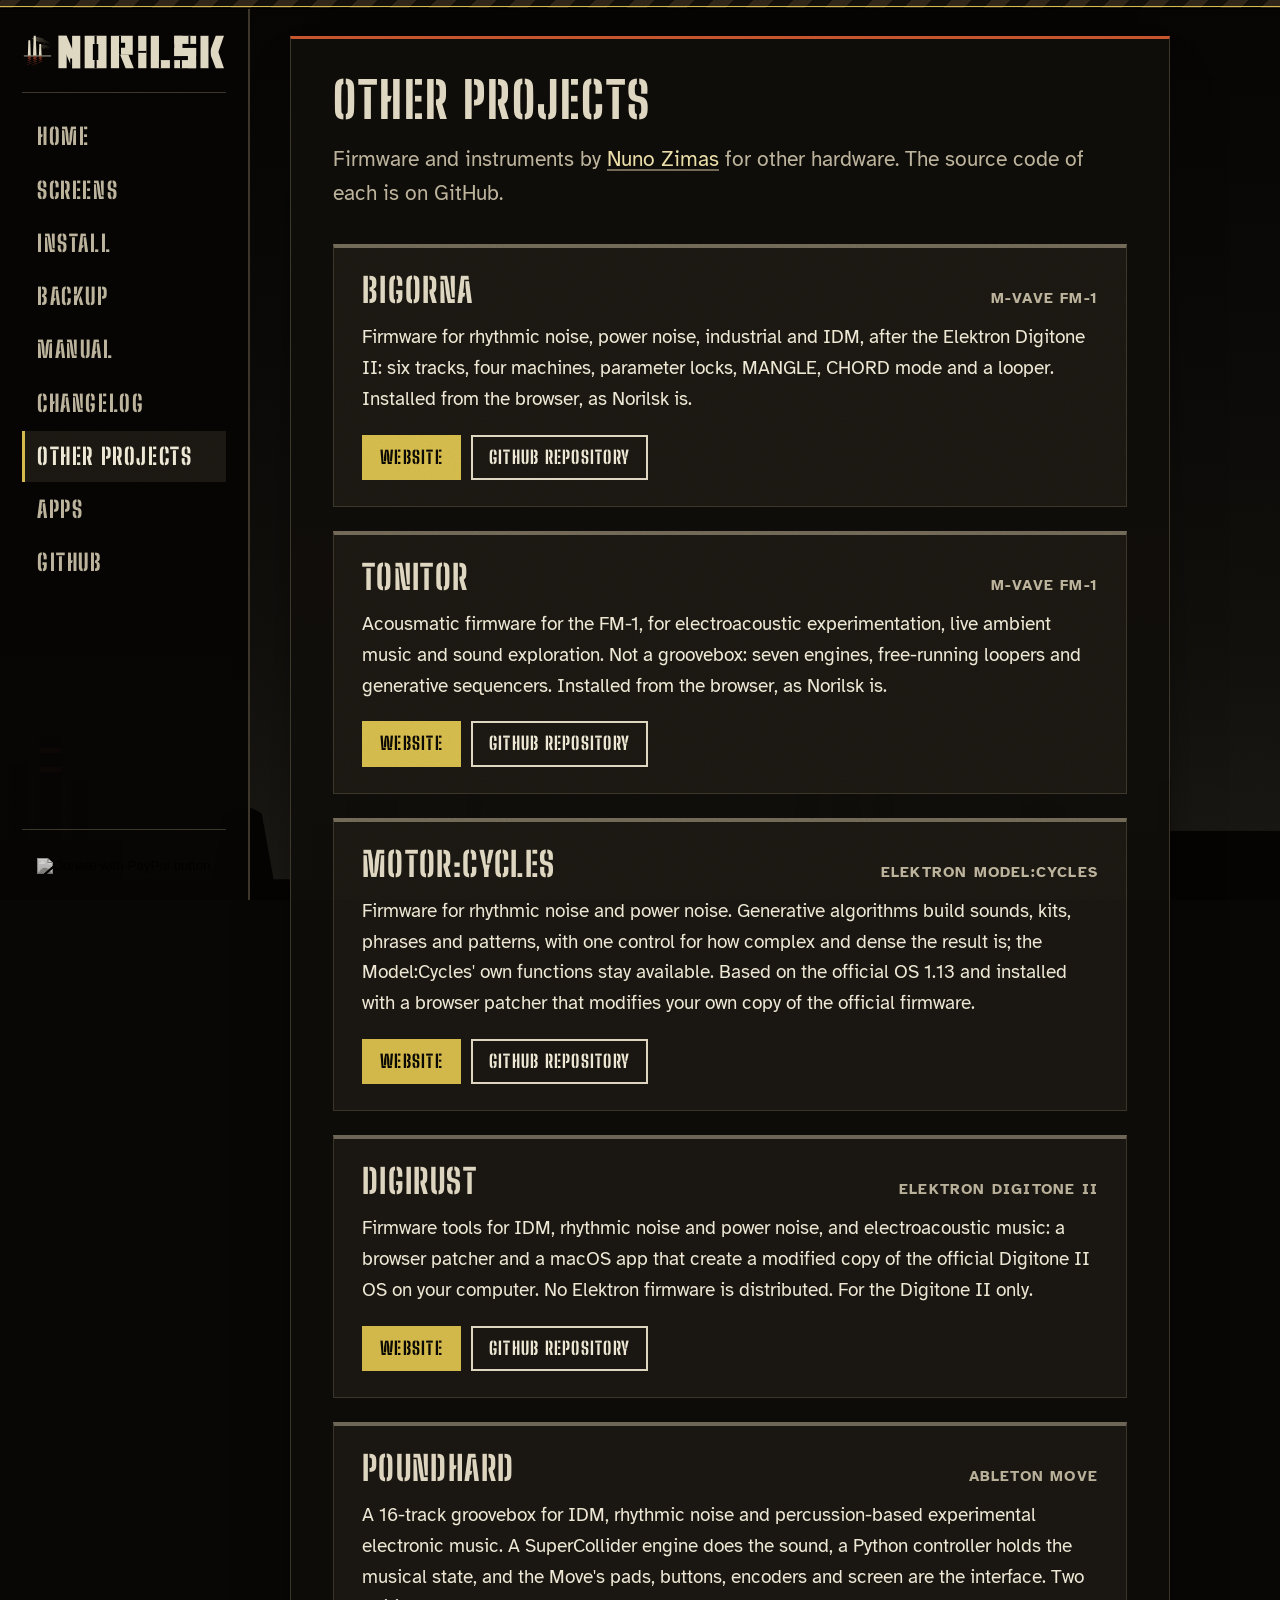
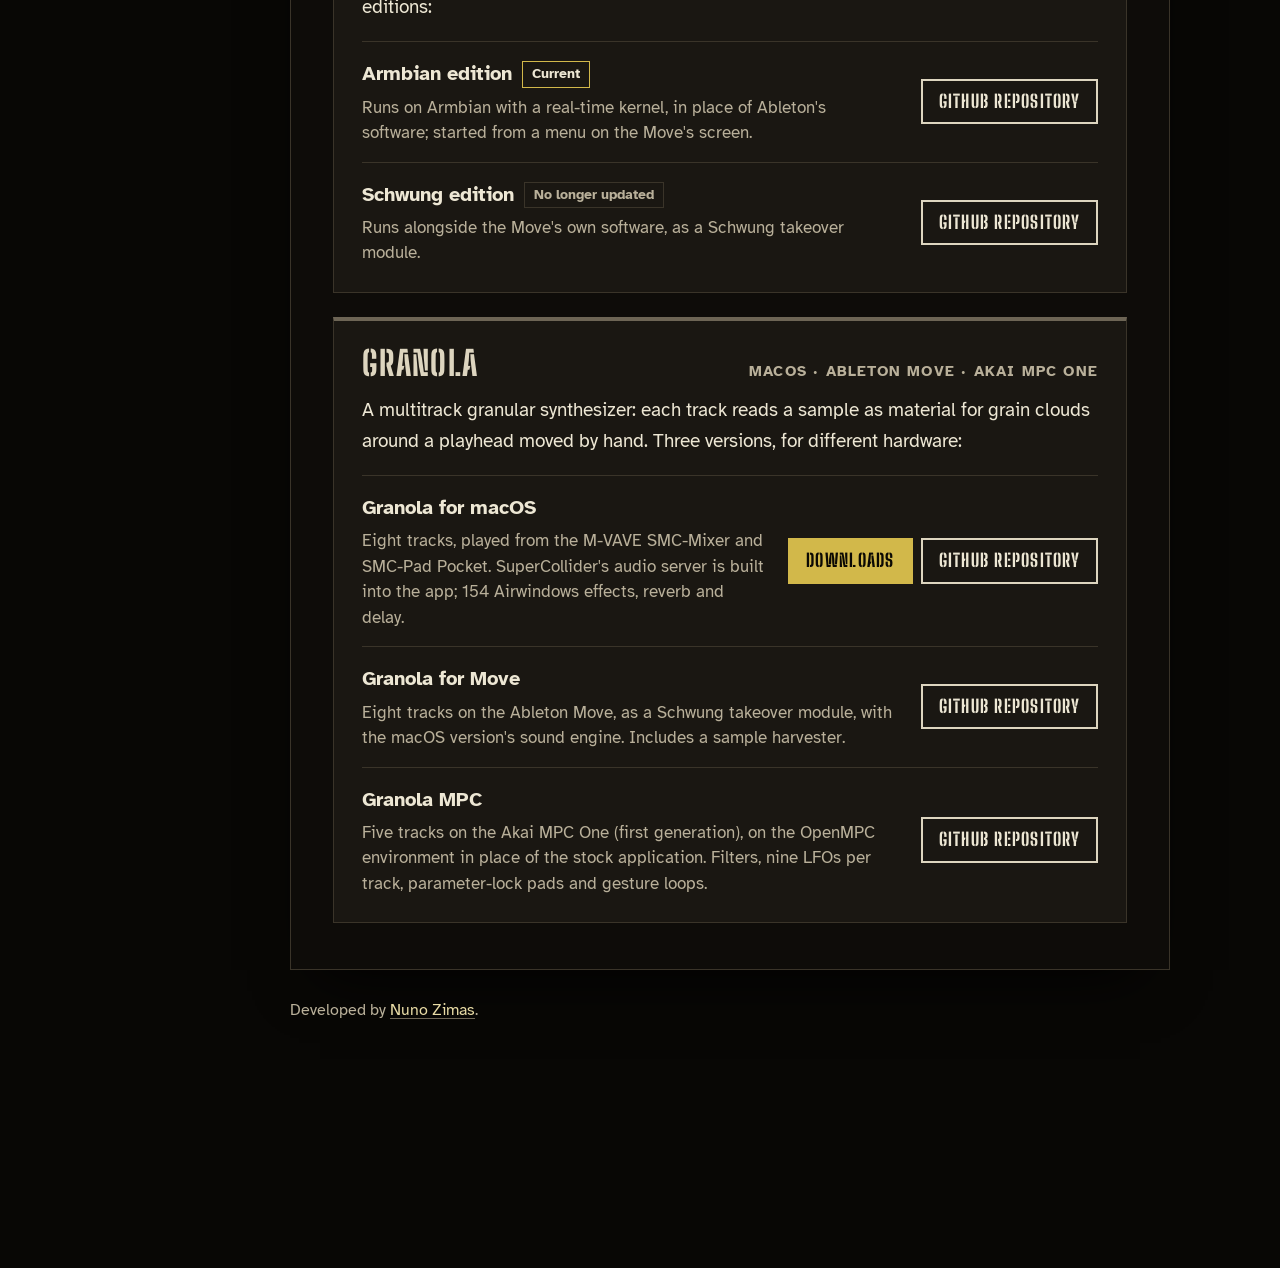
<file: docs/projects.html>
<!doctype html>
<!-- SPDX-License-Identifier: MIT -- Norilsk website (generated by tools/make_site.py from site/, README.md, CHANGELOG.md) -->
<html lang="en">
<head>
<meta charset="utf-8">
<meta name="viewport" content="width=device-width, initial-scale=1">
<title>Other projects by Nuno Zimas</title>
<meta name="description" content="Firmware and instruments by Nuno Zimas for the M-VAVE FM-1, the Elektron Model:Cycles and Digitone II, the Ableton Move, the Akai MPC One and macOS.">
<link rel="icon" href="assets/mark.svg?v=1e66f6c907" type="image/svg+xml">
<link rel="preconnect" href="https://fonts.googleapis.com">
<link rel="preconnect" href="https://fonts.gstatic.com" crossorigin>
<link href="https://fonts.googleapis.com/css2?family=Atkinson+Hyperlegible:wght@400;700&family=Big+Shoulders+Stencil+Display:wght@700;800&display=swap" rel="stylesheet">
<link rel="stylesheet" href="css/site.css?v=8f4efac784">
</head>
<body>
<div class="layout">
  <aside class="side">
    <div class="top">
      <a class="brand" href="./"><img src="assets/logo-dark.svg?v=1e66f6c907" alt="Norilsk" width="448" height="80"></a>
      <button class="menu-btn" type="button" aria-label="Menu" aria-controls="site-nav" aria-expanded="false"><span></span><span></span><span></span></button>
    </div>
    <nav id="site-nav" aria-label="Site">
      <button class="menu-close" type="button" aria-label="Close the menu">&times;</button>
      <a href="./">Home</a>
      <a href="screens.html">Screens</a>
      <a href="install.html">Install</a>
      <a href="backup.html">Backup</a>
      <a href="manual.html">Manual</a>
      <a href="changelog.html">Changelog</a>
      <a href="projects.html" aria-current="page">Other projects</a>
      <a href="apps.html">Apps</a>
      <a href="https://github.com/nzimas/norilsk">GitHub</a>
    </nav>
    <div class="menu-shade" hidden></div>
    <form class="donate donate-side" action="https://www.paypal.com/cgi-bin/webscr" method="post" target="_top">
      <input type="hidden" name="cmd" value="_xclick">
      <input type="hidden" name="business" value="nzimas.lv@gmail.com">
      <input type="hidden" name="item_name" value="Support Norilsk">
      <input type="hidden" name="currency_code" value="EUR">
      <input type="image" src="https://www.paypalobjects.com/en_US/i/btn/btn_donateCC_LG.gif" name="submit"
             title="PayPal - The safer, easier way to pay online!" alt="Donate with PayPal button">
    </form>
  </aside>
  <div class="content">
    <main>
<h1>Other projects</h1>
<p class="lead">Firmware and instruments by <a href="https://nunozimas.com">Nuno Zimas</a> for other hardware. The source code of each is on GitHub.</p>

<div class="projects">

<article class="project">
  <div class="project-head">
    <h2>Bigorna</h2>
    <span class="device">M-VAVE FM-1</span>
  </div>
  <p>Firmware for rhythmic noise, power noise, industrial and IDM, after the Elektron Digitone II: six tracks, four
    machines, parameter locks, MANGLE, CHORD mode and a looper. Installed from the browser, as Norilsk is.</p>
  <div class="links">
    <a class="btn small primary" href="https://nzimas.github.io/bigorna/">Website</a>
    <a class="btn small" href="https://github.com/nzimas/bigorna">GitHub repository</a>
  </div>
</article>

<article class="project">
  <div class="project-head">
    <h2>Tonitor</h2>
    <span class="device">M-VAVE FM-1</span>
  </div>
  <p>Acousmatic firmware for the FM-1, for electroacoustic experimentation, live ambient music and sound
    exploration. Not a groovebox: seven engines, free-running loopers and generative sequencers. Installed from the
    browser, as Norilsk is.</p>
  <div class="links">
    <a class="btn small primary" href="https://nzimas.github.io/tonitor/">Website</a>
    <a class="btn small" href="https://github.com/nzimas/tonitor">GitHub repository</a>
  </div>
</article>

<article class="project">
  <div class="project-head">
    <h2>Motor:Cycles</h2>
    <span class="device">Elektron Model:Cycles</span>
  </div>
  <p>Firmware for rhythmic noise and power noise. Generative algorithms build sounds, kits, phrases and patterns,
    with one control for how complex and dense the result is; the Model:Cycles' own functions stay available. Based on
    the official OS 1.13 and installed with a browser patcher that modifies your own copy of the official firmware.</p>
  <div class="links">
    <a class="btn small primary" href="https://nzimas.github.io/motorcycles/">Website</a>
    <a class="btn small" href="https://github.com/nzimas/motorcycles">GitHub repository</a>
  </div>
</article>

<article class="project">
  <div class="project-head">
    <h2>DigiRust</h2>
    <span class="device">Elektron Digitone II</span>
  </div>
  <p>Firmware tools for IDM, rhythmic noise and power noise, and electroacoustic music: a browser patcher and a macOS
    app that create a modified copy of the official Digitone II OS on your computer. No Elektron firmware is
    distributed. For the Digitone II only.</p>
  <div class="links">
    <a class="btn small primary" href="https://nzimas.github.io/digirust/">Website</a>
    <a class="btn small" href="https://github.com/nzimas/digirust">GitHub repository</a>
  </div>
</article>

<article class="project">
  <div class="project-head">
    <h2>PoundHard</h2>
    <span class="device">Ableton Move</span>
  </div>
  <p>A 16-track groovebox for IDM, rhythmic noise and percussion-based experimental electronic music. A SuperCollider
    engine does the sound, a Python controller holds the musical state, and the Move's pads, buttons, encoders and
    screen are the interface. Two editions:</p>
  <ul class="editions">
    <li>
      <div>
        <span class="ed-name">Armbian edition</span><span class="tag current">Current</span>
        <p class="ed-note">Runs on Armbian with a real-time kernel, in place of Ableton's software; started from a
          menu on the Move's screen.</p>
      </div>
      <a class="btn small" href="https://github.com/nzimas/poundhard-armbian">GitHub repository</a>
    </li>
    <li>
      <div>
        <span class="ed-name">Schwung edition</span><span class="tag">No longer updated</span>
        <p class="ed-note">Runs alongside the Move's own software, as a Schwung takeover module.</p>
      </div>
      <a class="btn small" href="https://github.com/nzimas/poundhard">GitHub repository</a>
    </li>
  </ul>
</article>

<article class="project">
  <div class="project-head">
    <h2>Granola</h2>
    <span class="device">macOS · Ableton Move · Akai MPC One</span>
  </div>
  <p>A multitrack granular synthesizer: each track reads a sample as material for grain clouds around a playhead
    moved by hand. Three versions, for different hardware:</p>
  <ul class="editions">
    <li>
      <div>
        <span class="ed-name">Granola for macOS</span>
        <p class="ed-note">Eight tracks, played from the M-VAVE SMC-Mixer and SMC-Pad Pocket. SuperCollider's audio
          server is built into the app; 154 Airwindows effects, reverb and delay.</p>
      </div>
      <div class="ed-links">
        <a class="btn small primary" href="https://github.com/nzimas/granola/releases">Downloads</a>
        <a class="btn small" href="https://github.com/nzimas/granola">GitHub repository</a>
      </div>
    </li>
    <li>
      <div>
        <span class="ed-name">Granola for Move</span>
        <p class="ed-note">Eight tracks on the Ableton Move, as a Schwung takeover module, with the macOS version's
          sound engine. Includes a sample harvester.</p>
      </div>
      <a class="btn small" href="https://github.com/nzimas/granola-move">GitHub repository</a>
    </li>
    <li>
      <div>
        <span class="ed-name">Granola MPC</span>
        <p class="ed-note">Five tracks on the Akai MPC One (first generation), on the OpenMPC environment in place of
          the stock application. Filters, nine LFOs per track, parameter-lock pads and gesture loops.</p>
      </div>
      <a class="btn small" href="https://github.com/nzimas/granola-openmpc">GitHub repository</a>
    </li>
  </ul>
</article>

</div>

    </main>
    <footer>
      <p>Developed by <a href="https://nunozimas.com">Nuno Zimas</a>.</p>
      <form class="donate donate-foot" action="https://www.paypal.com/cgi-bin/webscr" method="post" target="_top">
        <input type="hidden" name="cmd" value="_xclick">
        <input type="hidden" name="business" value="nzimas.lv@gmail.com">
        <input type="hidden" name="item_name" value="Support Norilsk">
        <input type="hidden" name="currency_code" value="EUR">
        <input type="image" src="https://www.paypalobjects.com/en_US/i/btn/btn_donateCC_LG.gif" name="submit"
               title="PayPal - The safer, easier way to pay online!" alt="Donate with PayPal button">
      </form>
    </footer>
  </div>
</div>
<script src="js/menu.js?v=8f4efac784"></script>
</body>
</html>
</file>
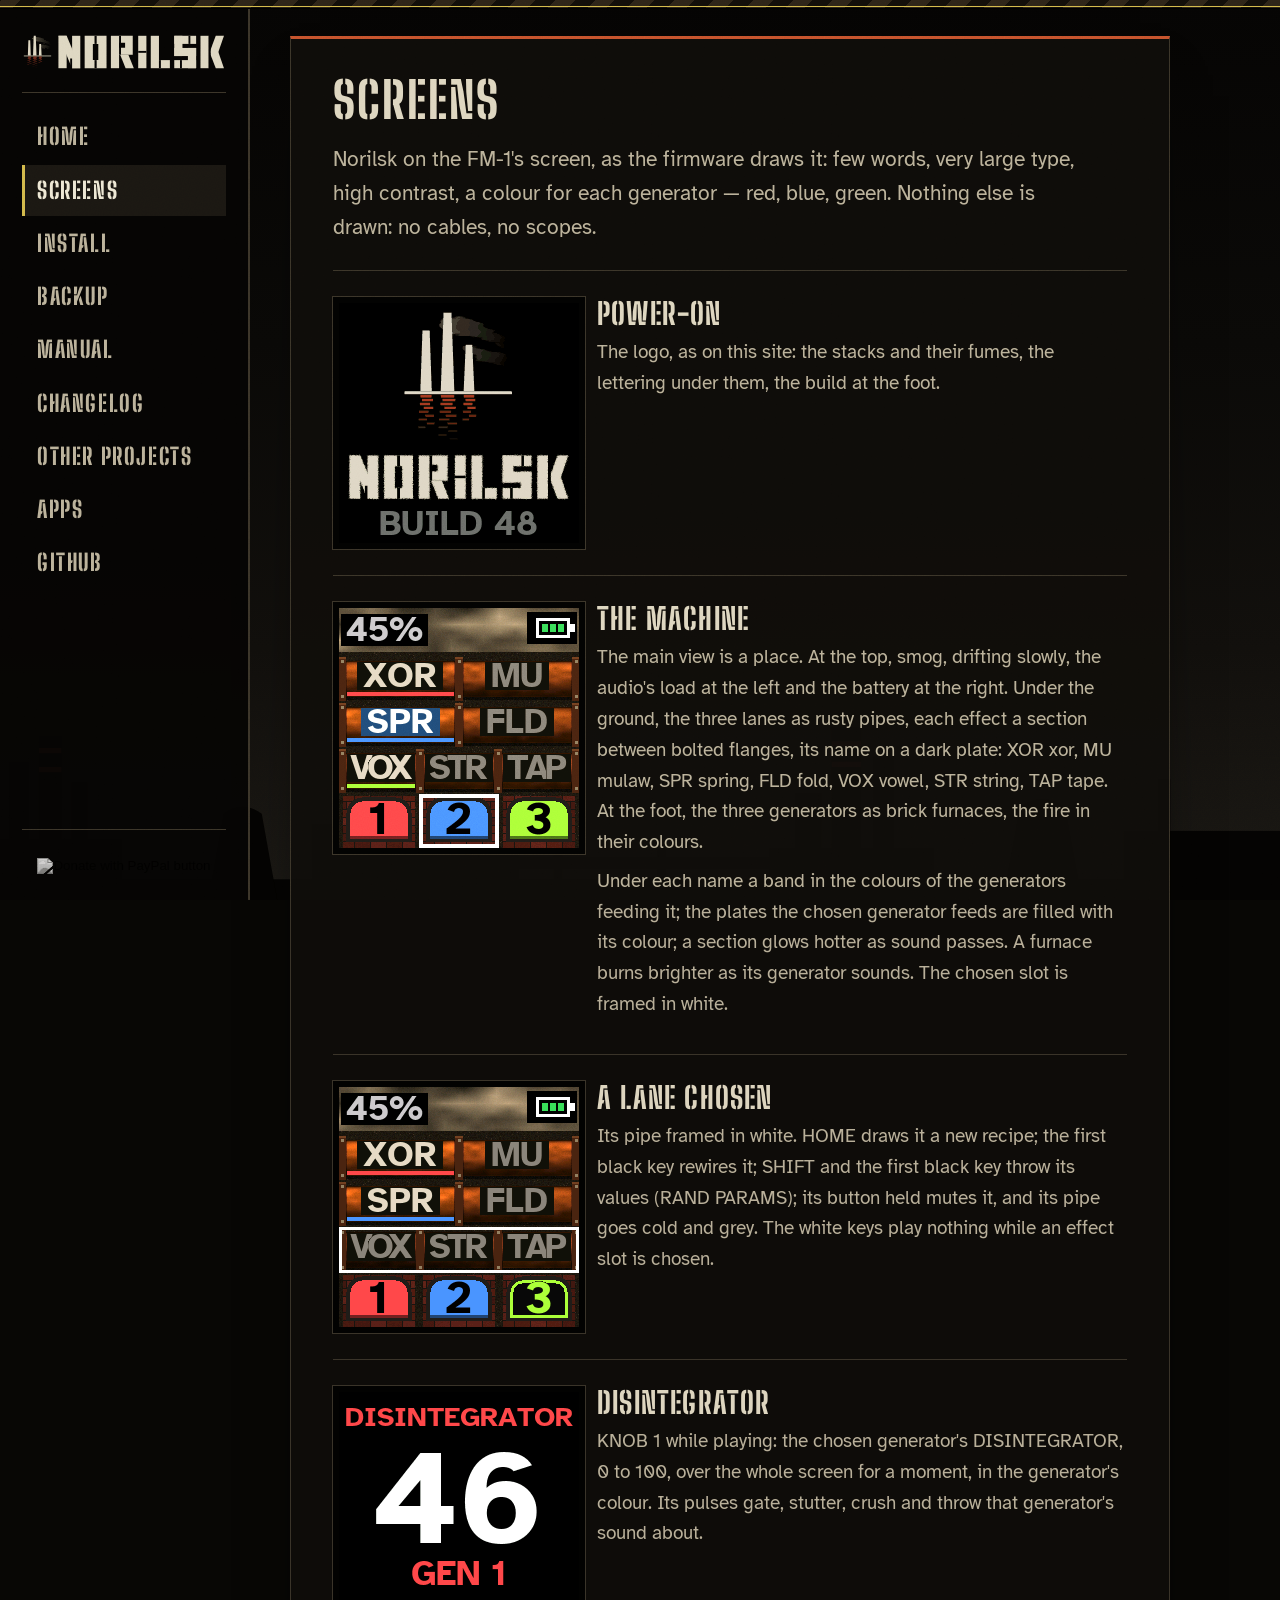
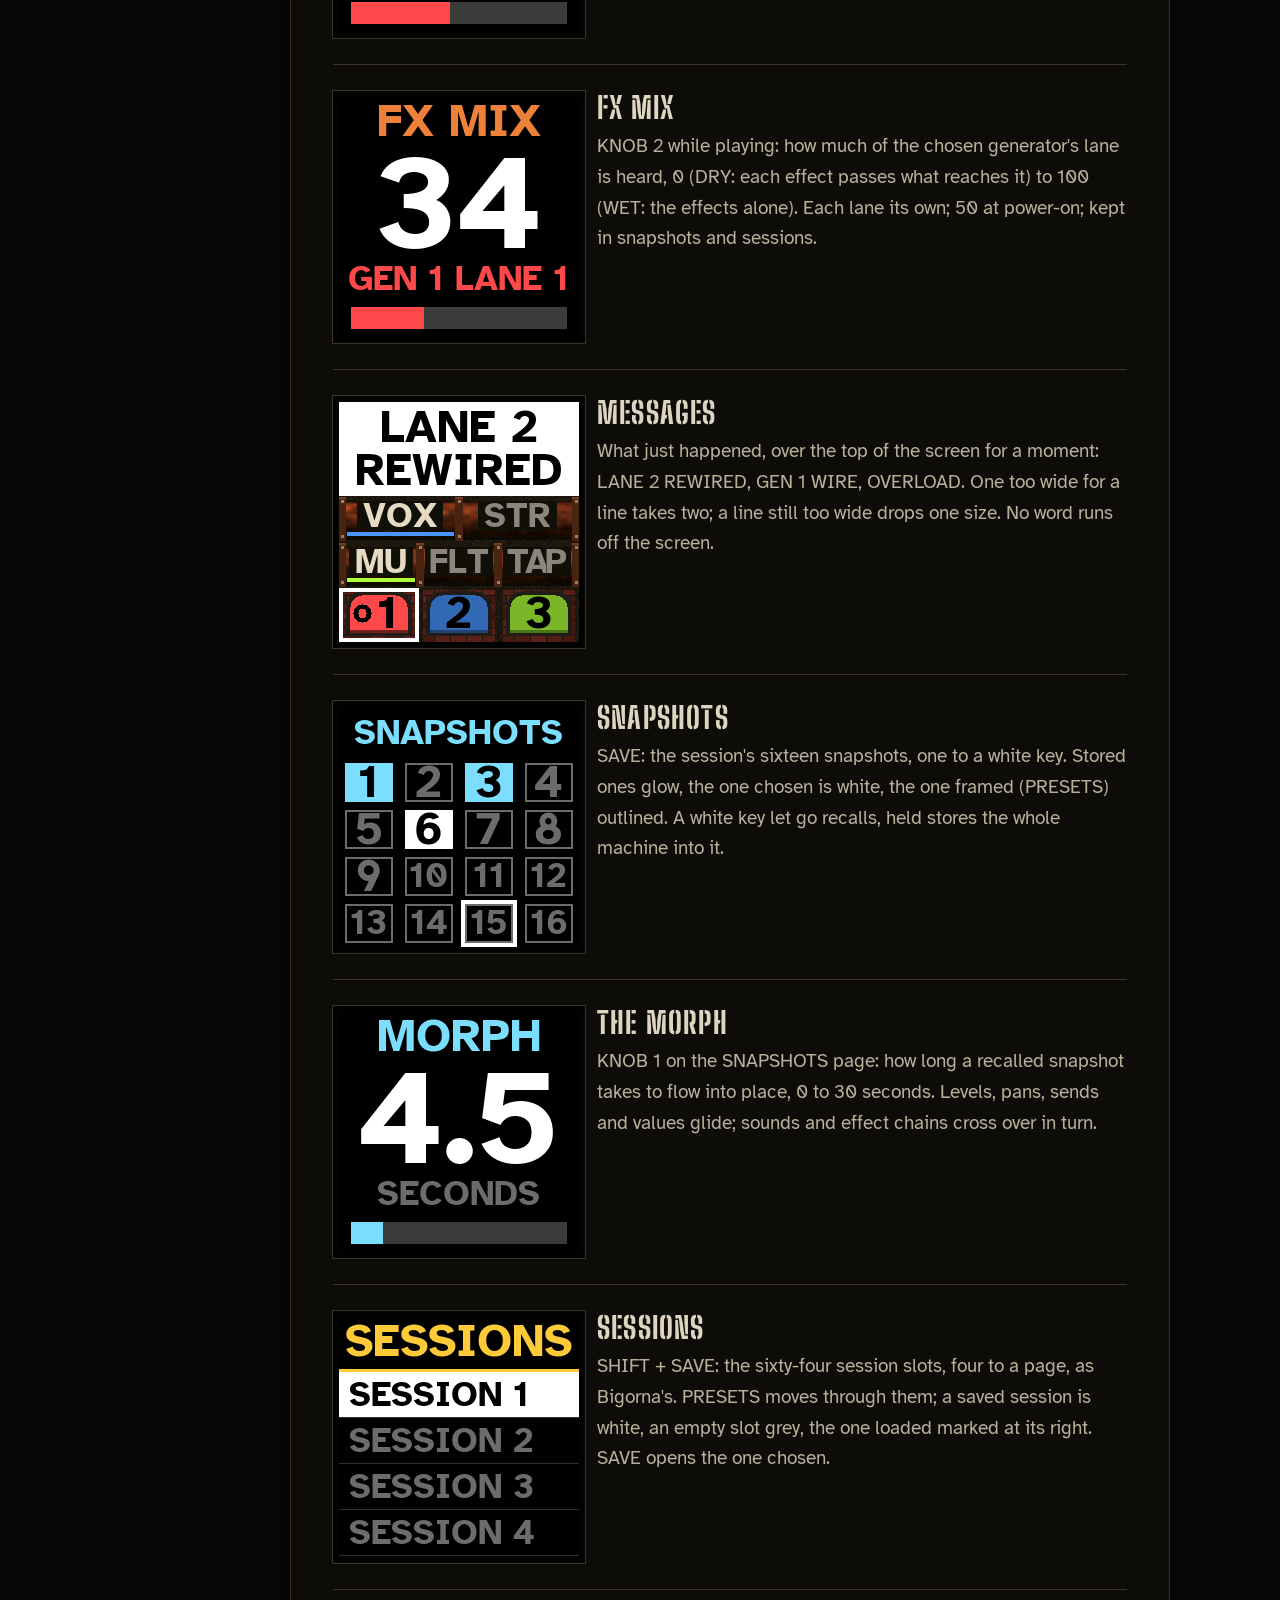
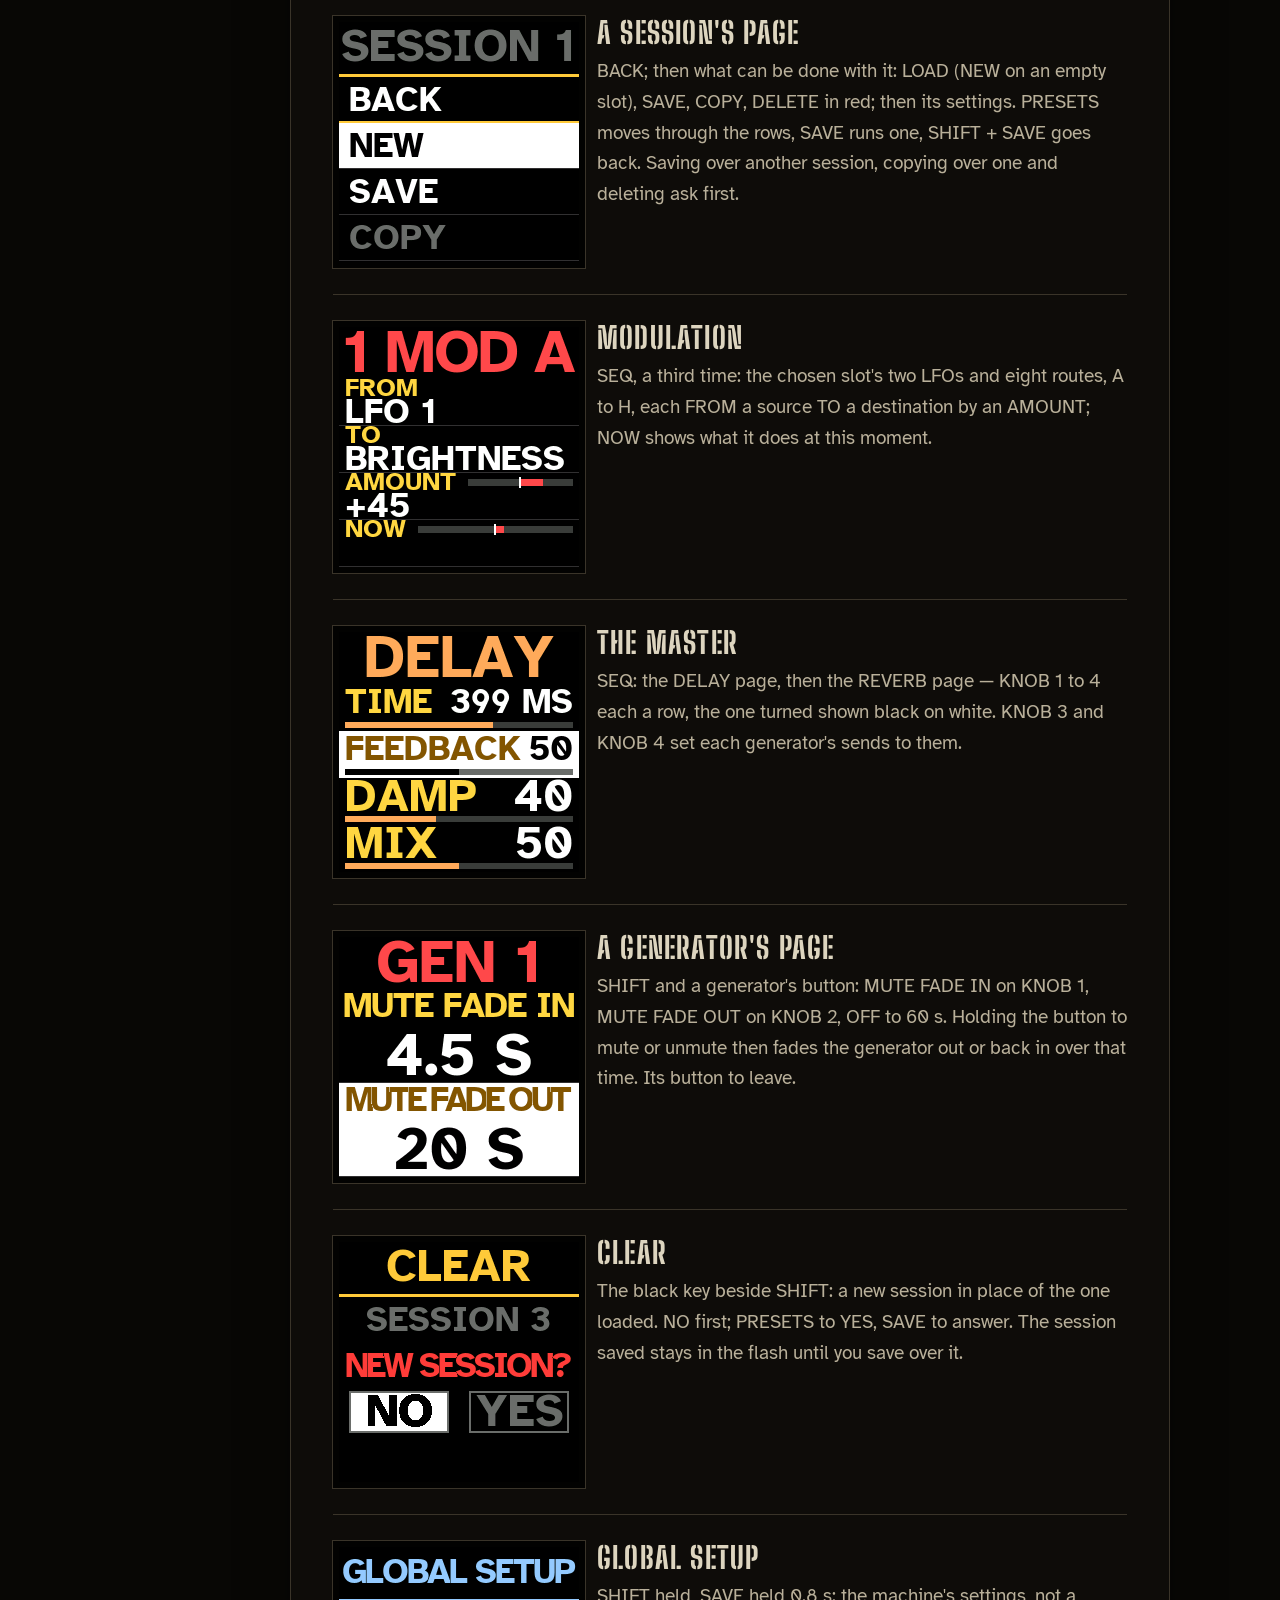
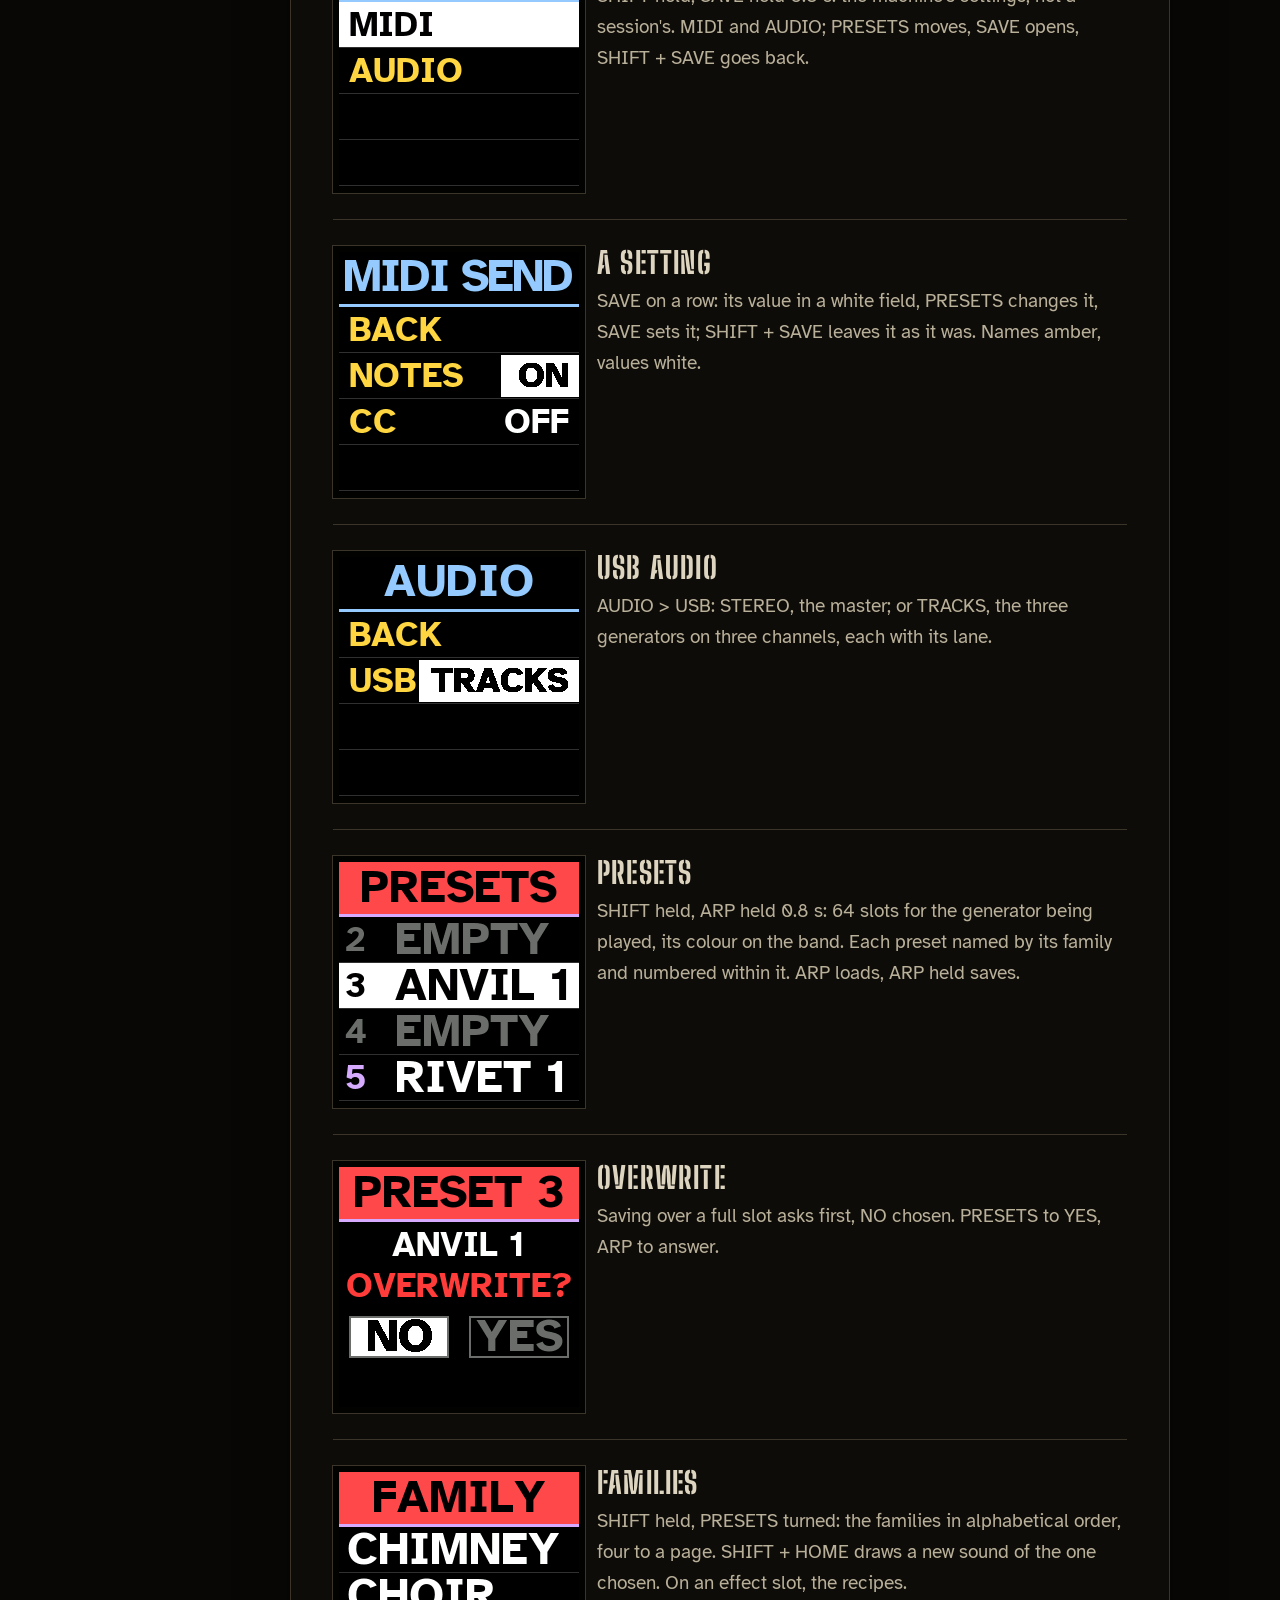
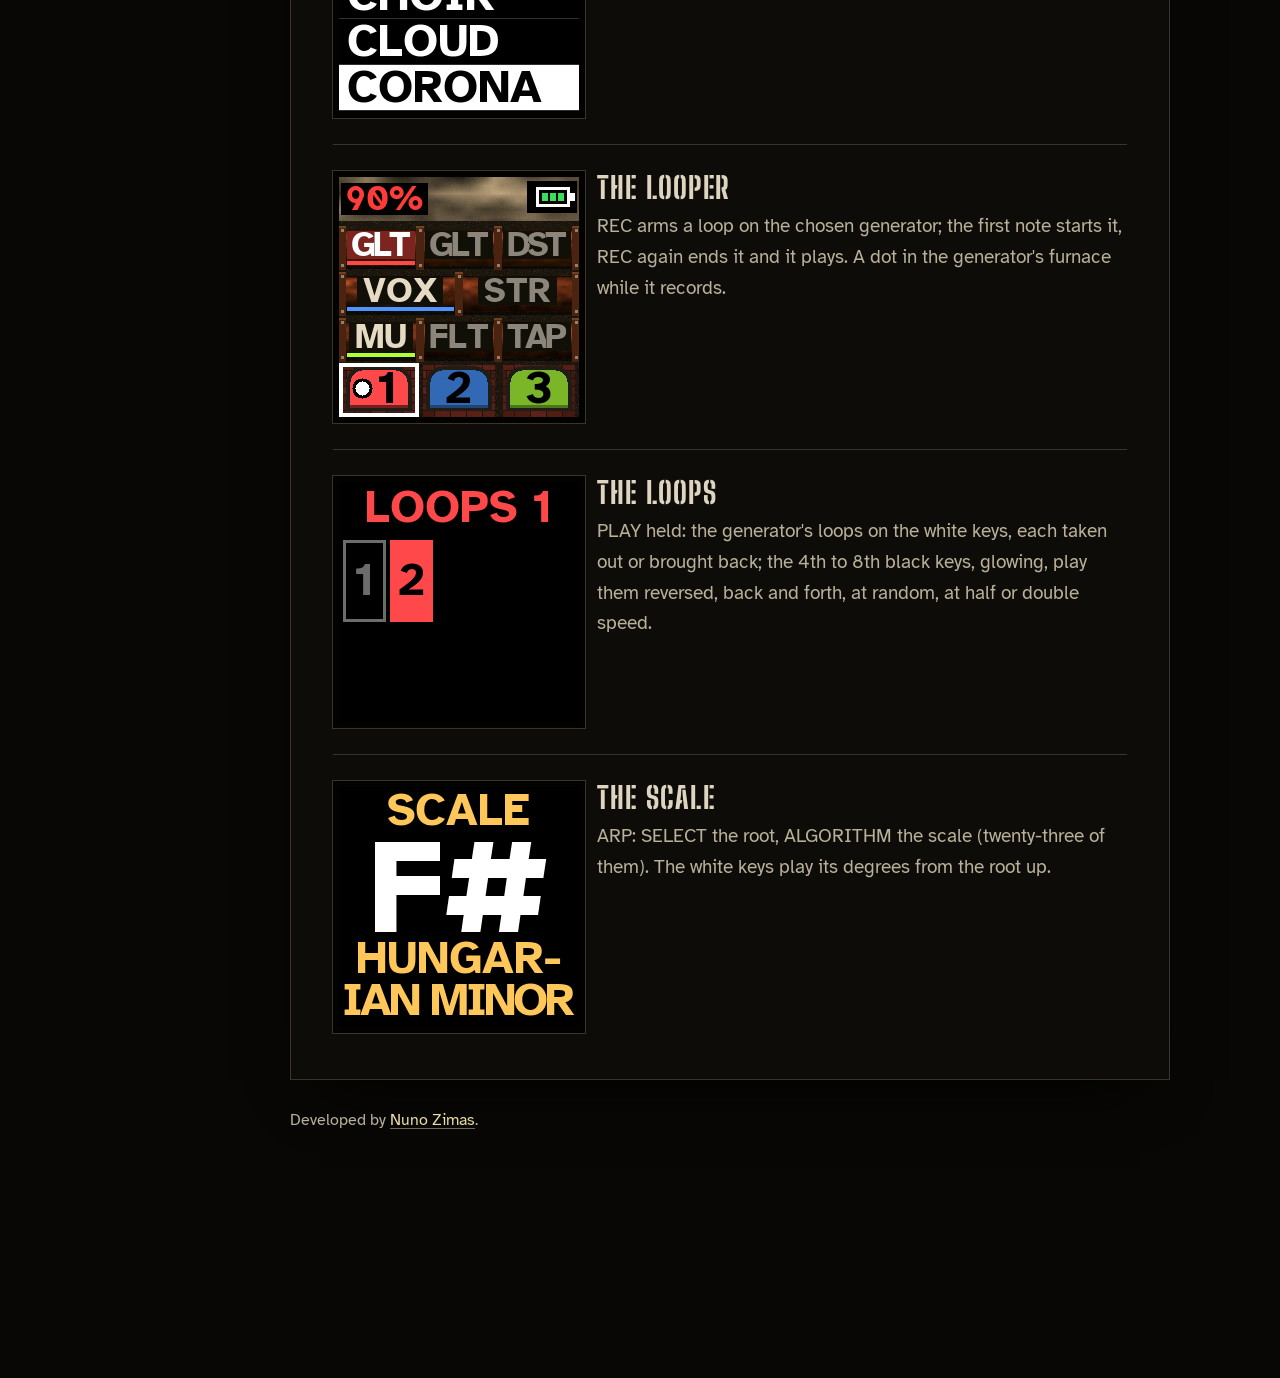
<file: docs/screens.html>
<!doctype html>
<!-- SPDX-License-Identifier: MIT -- Norilsk website (generated by tools/make_site.py from site/, README.md, CHANGELOG.md) -->
<html lang="en">
<head>
<meta charset="utf-8">
<meta name="viewport" content="width=device-width, initial-scale=1">
<title>Norilsk on the FM-1's screen</title>
<meta name="description" content="Norilsk on the M-VAVE FM-1's screen: the machine, the DISINTEGRATOR, the snapshots, the morph, the sessions, the modulation, the master and the looper.">
<link rel="icon" href="assets/mark.svg?v=1e66f6c907" type="image/svg+xml">
<link rel="preconnect" href="https://fonts.googleapis.com">
<link rel="preconnect" href="https://fonts.gstatic.com" crossorigin>
<link href="https://fonts.googleapis.com/css2?family=Atkinson+Hyperlegible:wght@400;700&family=Big+Shoulders+Stencil+Display:wght@700;800&display=swap" rel="stylesheet">
<link rel="stylesheet" href="css/site.css?v=8f4efac784">
</head>
<body>
<div class="layout">
  <aside class="side">
    <div class="top">
      <a class="brand" href="./"><img src="assets/logo-dark.svg?v=1e66f6c907" alt="Norilsk" width="448" height="80"></a>
      <button class="menu-btn" type="button" aria-label="Menu" aria-controls="site-nav" aria-expanded="false"><span></span><span></span><span></span></button>
    </div>
    <nav id="site-nav" aria-label="Site">
      <button class="menu-close" type="button" aria-label="Close the menu">&times;</button>
      <a href="./">Home</a>
      <a href="screens.html" aria-current="page">Screens</a>
      <a href="install.html">Install</a>
      <a href="backup.html">Backup</a>
      <a href="manual.html">Manual</a>
      <a href="changelog.html">Changelog</a>
      <a href="projects.html">Other projects</a>
      <a href="apps.html">Apps</a>
      <a href="https://github.com/nzimas/norilsk">GitHub</a>
    </nav>
    <div class="menu-shade" hidden></div>
    <form class="donate donate-side" action="https://www.paypal.com/cgi-bin/webscr" method="post" target="_top">
      <input type="hidden" name="cmd" value="_xclick">
      <input type="hidden" name="business" value="nzimas.lv@gmail.com">
      <input type="hidden" name="item_name" value="Support Norilsk">
      <input type="hidden" name="currency_code" value="EUR">
      <input type="image" src="https://www.paypalobjects.com/en_US/i/btn/btn_donateCC_LG.gif" name="submit"
             title="PayPal - The safer, easier way to pay online!" alt="Donate with PayPal button">
    </form>
  </aside>
  <div class="content">
    <main>
<h1>Screens</h1>
<p class="lead">Norilsk on the FM-1's screen, as the firmware draws it: few words, very large type, high contrast, a
  colour for each generator — red, blue, green. Nothing else is drawn: no cables, no scopes.</p>

<div class="shot">
  <img src="assets/screens/splash.png" alt="The splash: the three stacks, their fumes and red reflection; NORILSK in stencil letters; BUILD 48" width="240" height="240">
  <div>
    <h2>Power-on</h2>
    <p>The logo, as on this site: the stacks and their fumes, the lettering under them, the build at the foot.</p>
  </div>
</div>

<div class="shot">
  <img src="assets/screens/playing.png" alt="The main view: smog at the top with the load and the battery; three rusty pipes, their effects on plates; three brick furnaces, generator 2 framed" width="240" height="240">
  <div>
    <h2>The machine</h2>
    <p>The main view is a place. At the top, smog, drifting slowly, the audio's load at the left and the battery at the right. Under the ground, the three lanes as rusty pipes, each effect a section between bolted flanges, its name on a dark plate: XOR xor, MU mulaw, SPR spring, FLD fold, VOX vowel, STR string, TAP tape. At the foot, the three generators as brick furnaces, the fire in their colours.</p>
    <p>Under each name a band in the colours of the generators feeding it; the plates the chosen generator feeds are filled with its colour; a section glows hotter as sound passes. A furnace burns brighter as its generator sounds. The chosen slot is framed in white.</p>
  </div>
</div>
<div class="shot">
  <img src="assets/screens/fx-chosen.png" alt="Lane 3 chosen: its pipe framed in white" width="240" height="240">
  <div>
    <h2>A lane chosen</h2>
    <p>Its pipe framed in white. HOME draws it a new recipe; the first black key rewires it; SHIFT and the first black key throw its values (RAND PARAMS); its button held mutes it, and its pipe goes cold and grey. The white keys play nothing while an effect slot is chosen.</p>
  </div>
</div>
<div class="shot">
  <img src="assets/screens/dis-dial.png" alt="DISINTEGRATOR 64, generator 1, a bar in red" width="240" height="240">
  <div>
    <h2>DISINTEGRATOR</h2>
    <p>KNOB 1 while playing: the chosen generator's DISINTEGRATOR, 0 to 100, over the whole screen for a moment, in the generator's colour. Its pulses gate, stutter, crush and throw that generator's sound about.</p>
  </div>
</div>
<div class="shot">
  <img src="assets/screens/fxmix.png" alt="FX MIX 34, generator 1 and lane 1, a bar in red" width="240" height="240">
  <div>
    <h2>FX MIX</h2>
    <p>KNOB 2 while playing: how much of the chosen generator's lane is heard, 0 (DRY: each effect passes what reaches it) to 100 (WET: the effects alone). Each lane its own; 50 at power-on; kept in snapshots and sessions.</p>
  </div>
</div>
<div class="shot">
  <img src="assets/screens/msg-lane-rewired.png" alt="LANE 2 REWIRED on two lines over the top of the main view" width="240" height="240">
  <div>
    <h2>Messages</h2>
    <p>What just happened, over the top of the screen for a moment: LANE 2 REWIRED, GEN 1 WIRE, OVERLOAD. One too wide
      for a line takes two; a line still too wide drops one size. No word runs off the screen.</p>
  </div>
</div>
<div class="shot">
  <img src="assets/screens/snapshots.png" alt="The SNAPSHOTS page: sixteen squares, 1 and 3 stored, 6 chosen, 15 framed" width="240" height="240">
  <div>
    <h2>Snapshots</h2>
    <p>SAVE: the session's sixteen snapshots, one to a white key. Stored ones glow, the one chosen is white, the one
      framed (PRESETS) outlined. A white key let go recalls, held stores the whole machine into it.</p>
  </div>
</div>

<div class="shot">
  <img src="assets/screens/morph-dial.png" alt="MORPH 4.5 SECONDS" width="240" height="240">
  <div>
    <h2>The morph</h2>
    <p>KNOB 1 on the SNAPSHOTS page: how long a recalled snapshot takes to flow into place, 0 to 30 seconds. Levels,
      pans, sends and values glide; sounds and effect chains cross over in turn.</p>
  </div>
</div>

<div class="shot">
  <img src="assets/screens/sessions.png" alt="The SESSIONS list: sessions 1 to 4, session 1 chosen" width="240" height="240">
  <div>
    <h2>Sessions</h2>
    <p>SHIFT + SAVE: the sixty-four session slots, four to a page, as Bigorna's. PRESETS moves through them; a saved session is white, an empty slot grey, the one loaded marked at its right. SAVE opens the one chosen.</p>
  </div>
</div>
<div class="shot">
  <img src="assets/screens/session-page.png" alt="Session 1's page: BACK, NEW, SAVE, COPY" width="240" height="240">
  <div>
    <h2>A session's page</h2>
    <p>BACK; then what can be done with it: LOAD (NEW on an empty slot), SAVE, COPY, DELETE in red; then its settings. PRESETS moves through the rows, SAVE runs one, SHIFT + SAVE goes back. Saving over another session, copying over one and deleting ask first.</p>
  </div>
</div>
<div class="shot">
  <img src="assets/screens/mod-gen.png" alt="1 MOD A: from LFO 1 to BRIGHTNESS, amount +45, its movement now" width="240" height="240">
  <div>
    <h2>Modulation</h2>
    <p>SEQ, a third time: the chosen slot's two LFOs and eight routes, A to H, each FROM a source TO a destination by
      an AMOUNT; NOW shows what it does at this moment.</p>
  </div>
</div>

<div class="shot">
  <img src="assets/screens/delay.png" alt="DELAY: time 399 ms, feedback 50, damp 40, mix 50" width="240" height="240">
  <div>
    <h2>The master</h2>
    <p>SEQ: the DELAY page, then the REVERB page — KNOB 1 to 4 each a row, the one turned shown black on white.
      KNOB 3 and KNOB 4 set each generator's sends to them.</p>
  </div>
</div>

<div class="shot">
  <img src="assets/screens/generator.png" alt="GEN 1: MUTE FADE IN 4.5 S, MUTE FADE OUT 20 S, the second just turned" width="240" height="240">
  <div>
    <h2>A generator's page</h2>
    <p>SHIFT and a generator's button: MUTE FADE IN on KNOB 1, MUTE FADE OUT on KNOB 2, OFF to 60 s. Holding the
      button to mute or unmute then fades the generator out or back in over that time. Its button to leave.</p>
  </div>
</div>

<div class="shot">
  <img src="assets/screens/clear.png" alt="CLEAR: NEW SESSION? NO chosen, YES beside it" width="240" height="240">
  <div>
    <h2>Clear</h2>
    <p>The black key beside SHIFT: a new session in place of the one loaded. NO first; PRESETS to YES, SAVE to answer.
      The session saved stays in the flash until you save over it.</p>
  </div>
</div>

<div class="shot">
  <img src="assets/screens/setup.png" alt="GLOBAL SETUP: MIDI chosen, AUDIO under it" width="240" height="240">
  <div>
    <h2>Global setup</h2>
    <p>SHIFT held, SAVE held 0.8 s: the machine's settings, not a session's. MIDI and AUDIO; PRESETS moves, SAVE
      opens, SHIFT + SAVE goes back.</p>
  </div>
</div>

<div class="shot">
  <img src="assets/screens/setup-value.png" alt="MIDI SEND: BACK, NOTES set ON in a white field, CC OFF" width="240" height="240">
  <div>
    <h2>A setting</h2>
    <p>SAVE on a row: its value in a white field, PRESETS changes it, SAVE sets it; SHIFT + SAVE leaves it as it was.
      Names amber, values white.</p>
  </div>
</div>

<div class="shot">
  <img src="assets/screens/setup-usb.png" alt="AUDIO: USB TRACKS" width="240" height="240">
  <div>
    <h2>USB audio</h2>
    <p>AUDIO > USB: STEREO, the master; or TRACKS, the three generators on three channels, each with its lane.</p>
  </div>
</div>

<div class="shot">
  <img src="assets/screens/presets-list.png" alt="PRESETS on a red band: slot 3 ANVIL 1 chosen, 5 RIVET 1, 2 and 4 empty" width="240" height="240">
  <div>
    <h2>Presets</h2>
    <p>SHIFT held, ARP held 0.8 s: 64 slots for the generator being played, its colour on the band. Each preset named
      by its family and numbered within it. ARP loads, ARP held saves.</p>
  </div>
</div>

<div class="shot">
  <img src="assets/screens/presets-ask.png" alt="PRESET 3, ANVIL 1, OVERWRITE? NO chosen, YES beside it" width="240" height="240">
  <div>
    <h2>Overwrite</h2>
    <p>Saving over a full slot asks first, NO chosen. PRESETS to YES, ARP to answer.</p>
  </div>
</div>

<div class="shot">
  <img src="assets/screens/families.png" alt="FAMILY on a red band: CHIMNEY, CHOIR, CLOUD, CORONA chosen" width="240" height="240">
  <div>
    <h2>Families</h2>
    <p>SHIFT held, PRESETS turned: the families in alphabetical order, four to a page. SHIFT + HOME draws a new sound
      of the one chosen. On an effect slot, the recipes.</p>
  </div>
</div>

<div class="shot">
  <img src="assets/screens/looper-rec.png" alt="The main view with generator 1 recording a loop (a white dot)" width="240" height="240">
  <div>
    <h2>The looper</h2>
    <p>REC arms a loop on the chosen generator; the first note starts it, REC again ends it and it plays. A dot in the
      generator's furnace while it records.</p>
  </div>
</div>

<div class="shot">
  <img src="assets/screens/loops.png" alt="LOOPS 1: loop 1 out, loop 2 in" width="240" height="240">
  <div>
    <h2>The loops</h2>
    <p>PLAY held: the generator's loops on the white keys, each taken out or brought back; the 4th to 8th black keys,
      glowing, play them reversed, back and forth, at random, at half or double speed.</p>
  </div>
</div>

<div class="shot">
  <img src="assets/screens/scale.png" alt="SCALE F# HUNGARIAN MINOR" width="240" height="240">
  <div>
    <h2>The scale</h2>
    <p>ARP: SELECT the root, ALGORITHM the scale (twenty-three of them). The white keys play its degrees from the
      root up.</p>
  </div>
</div>

    </main>
    <footer>
      <p>Developed by <a href="https://nunozimas.com">Nuno Zimas</a>.</p>
      <form class="donate donate-foot" action="https://www.paypal.com/cgi-bin/webscr" method="post" target="_top">
        <input type="hidden" name="cmd" value="_xclick">
        <input type="hidden" name="business" value="nzimas.lv@gmail.com">
        <input type="hidden" name="item_name" value="Support Norilsk">
        <input type="hidden" name="currency_code" value="EUR">
        <input type="image" src="https://www.paypalobjects.com/en_US/i/btn/btn_donateCC_LG.gif" name="submit"
               title="PayPal - The safer, easier way to pay online!" alt="Donate with PayPal button">
      </form>
    </footer>
  </div>
</div>
<script src="js/menu.js?v=8f4efac784"></script>
</body>
</html>
</file>
<file: docs/css/site.css>
/* SPDX-License-Identifier: MIT -- Norilsk website (the frame after Tonitor's and Bigorna's; soot, smog, sulphur,
 * the oxide red of a poisoned river; a smelter's skyline at the foot of the window; grain over everything. The text
 * itself always on a near-solid plate, large and high in contrast) */
:root {
  --bg: #080705;
  --plate: rgba(15, 13, 10, 0.965);   /* the content's plate */
  --plate2: #1a1712;
  --line: #3a3429;
  --fg: #ede7d4;             /* ash white */
  --ash: #ddd5bf;
  --dim: #b9b09a;
  --sulphur: #d2b84a;        /* the accent */
  --oxide: #c4512c;          /* the red river: rules, warnings */
  --bile: #a9b04e;           /* (done: a sickly green) */
  --mid: #6d6555;
  --link: #e9dca6;
  --warn: #ef6a43;
  --side: 250px;
  --max: 880px;
  --head: "Big Shoulders Stencil Display", "Big Shoulders Display", "Arial Narrow", Impact, sans-serif;
}
* { box-sizing: border-box; }
[hidden] { display: none !important; }
html { -webkit-text-size-adjust: 100%; }
body {
  margin: 0;
  color: var(--fg);
  font-family: "Atkinson Hyperlegible", system-ui, -apple-system, "Segoe UI", sans-serif;
  font-size: 19px;
  line-height: 1.62;
  background-color: var(--bg);
  /* the polar night, black above, smog at the horizon (no glow: no sun); the smelter at the foot of it */
  background-image:
    url("data:image/svg+xml,%3Csvg xmlns='http://www.w3.org/2000/svg' viewBox='0 0 1600 220' preserveAspectRatio='xMidYMax slice'%3E%3Cg fill='%23040302'%3E%3Crect x='0' y='196' width='1600' height='24'/%3E%3Crect x='70' y='60' width='22' height='160'/%3E%3Crect x='104' y='30' width='26' height='190'/%3E%3Crect x='142' y='84' width='18' height='136'/%3E%3Crect x='40' y='150' width='160' height='70'/%3E%3Cpath d='M300 220 L318 120 Q340 104 362 120 L380 220 Z'/%3E%3Crect x='420' y='132' width='240' height='88'/%3E%3Crect x='460' y='104' width='60' height='30'/%3E%3Crect x='600' y='70' width='16' height='150'/%3E%3Crect x='660' y='170' width='300' height='14'/%3E%3Crect x='700' y='150' width='10' height='70'/%3E%3Crect x='820' y='150' width='10' height='70'/%3E%3Crect x='980' y='96' width='30' height='124'/%3E%3Crect x='1022' y='20' width='34' height='200'/%3E%3Crect x='1070' y='54' width='24' height='166'/%3E%3Crect x='950' y='160' width='190' height='60'/%3E%3Cpath d='M1220 220 L1240 112 Q1266 94 1292 112 L1312 220 Z'/%3E%3Crect x='1360' y='140' width='200' height='80'/%3E%3Crect x='1400' y='80' width='14' height='140'/%3E%3C/g%3E%3Cg fill='%23c4512c' opacity='.5'%3E%3Crect x='104' y='44' width='26' height='6'/%3E%3Crect x='104' y='66' width='26' height='6'/%3E%3Crect x='1022' y='36' width='34' height='6'/%3E%3Crect x='1022' y='60' width='34' height='6'/%3E%3C/g%3E%3C/svg%3E"),
    linear-gradient(to bottom, #050403 0%, #0a0907 38%, #110f0c 72%, #1a1814 100%);
  background-repeat: no-repeat, no-repeat;
  background-position: bottom center, top left;
  background-size: 100% 190px, 100% 100%;
  background-attachment: fixed;
}
/* the grain: smog and soot over everything */
body::after {
  content: ""; position: fixed; inset: 0; pointer-events: none; z-index: 50; opacity: 0.11; mix-blend-mode: overlay;
  background-image: url("data:image/svg+xml,%3Csvg xmlns='http://www.w3.org/2000/svg' width='180' height='180'%3E%3Cfilter id='n'%3E%3CfeTurbulence type='fractalNoise' baseFrequency='0.85' numOctaves='3' stitchTiles='stitch'/%3E%3CfeColorMatrix values='0 0 0 0 0.85 0 0 0 0 0.78 0 0 0 0 0.55 0 0 0 1.4 -0.2'/%3E%3C/filter%3E%3Crect width='180' height='180' filter='url(%23n)'/%3E%3C/svg%3E");
}
/* a stained band across the top: soot, rust, a thread of sulphur */
body::before {
  content: ""; position: fixed; top: 0; left: 0; right: 0; height: 8px; z-index: 30;
  background: linear-gradient(to bottom, transparent 6px, var(--sulphur) 6px, var(--sulphur) 7px, transparent 7px),
              repeating-linear-gradient(-45deg, #2d2418 0 14px, #120e09 14px 28px);
  border-bottom: 1px solid #000;
}
a { color: var(--link); text-decoration-color: var(--mid); text-underline-offset: 3px; }
a:hover { color: #fff6cf; text-decoration-color: var(--sulphur); }
:focus-visible { outline: 3px solid var(--sulphur); outline-offset: 3px; }
code, pre { font-family: ui-monospace, "SF Mono", Menlo, Consolas, monospace; font-size: 0.86em; }
code { background: var(--plate2); border: 1px solid var(--line); border-radius: 2px; padding: 0.05em 0.35em; }
pre { background: #060504; border: 1px solid var(--line); border-left: 3px solid var(--oxide); padding: 14px 16px; overflow-x: auto; }
pre code { background: none; border: 0; padding: 0; }
img { max-width: 100%; }

/* the frame: the menu down the left, the content on a plate beside it */
.layout { display: flex; min-height: 100vh; padding-top: 8px; }
.side {
  width: var(--side); flex: none; position: sticky; top: 8px; align-self: flex-start; height: calc(100vh - 8px);
  padding: 26px 22px; background: rgba(6, 5, 4, 0.94); border-right: 2px solid var(--line);
  display: flex; flex-direction: column;
}
.brand { display: block; text-decoration: none; }
.brand img { display: block; width: 100%; height: auto; }
.top { display: flex; align-items: center; justify-content: space-between; gap: 14px; padding-bottom: 22px;
        margin-bottom: 18px; border-bottom: 1px solid var(--line); }
.menu-btn, .menu-close, .menu-shade { display: none; }
.side nav { display: flex; flex-direction: column; gap: 2px; }
.side nav a { color: var(--dim); text-decoration: none; padding: 7px 12px; border-left: 3px solid transparent;
              font-family: var(--head); font-weight: 800; font-size: 23px; letter-spacing: 0.07em; text-transform: uppercase; }
.side nav a:hover { color: var(--fg); background: var(--plate2); }
.side nav a[aria-current="page"] { color: var(--fg); background: var(--plate2); border-left-color: var(--sulphur); }
.donate { margin: auto 0 0; padding-top: 28px; border-top: 1px solid var(--line); display: flex; justify-content: center; }
.donate input[type="image"] { display: block; filter: grayscale(1) contrast(1.1); opacity: 0.8; }
.donate input[type="image"]:hover { filter: none; opacity: 1; }
.donate-foot { display: none; }

.content { flex: 1; min-width: 0; padding: 28px 40px 200px; }
main { max-width: var(--max); padding: 36px 42px 46px; background-color: var(--plate);
       border: 1px solid var(--line); border-top: 3px solid var(--oxide);
       box-shadow: 0 30px 60px -30px #000; }
main h1, main h2, main h3 { font-family: var(--head); text-transform: uppercase; letter-spacing: 0.04em; color: var(--ash); }
main h1 { font-size: 50px; line-height: 1.02; margin: 0 0 16px; font-weight: 800; }
main h2 { font-size: 36px; line-height: 1.08; margin: 52px 0 12px; padding: 12px 0 0 14px; border-top: 1px solid var(--line);
          border-left: 4px solid var(--oxide); font-weight: 800; }
main h3 { font-size: 27px; margin: 30px 0 8px; font-weight: 800; color: var(--sulphur); }
main h2, main h3 { scroll-margin-top: 24px; }
p.note { color: var(--dim); font-size: 16px; }

/* home */
.hero { padding: 4px 0 6px; }
.hero h1 { font-size: 40px; line-height: 1.1; max-width: 22em; margin: 0; }
.hero p { color: var(--fg); font-size: 21px; max-width: 36em; margin: 18px 0 0; }
.hero p.grim { color: var(--dim); font-size: 19px; }
.cta { display: flex; gap: 14px; flex-wrap: wrap; margin-top: 28px; }
.btn { display: inline-block; padding: 11px 22px; font-weight: 800; text-decoration: none; border: 2px solid var(--ash);
       color: var(--fg); background: transparent; font-size: 21px; cursor: pointer; font-family: var(--head);
       letter-spacing: 0.07em; text-transform: uppercase; border-radius: 0; }
.btn.primary { background: var(--sulphur); border-color: var(--sulphur); color: #0b0904; }
.btn:hover { background: var(--plate2); color: #fff; }
.btn.primary:hover { background: #ead372; border-color: #ead372; color: #0b0904; }
.btn[disabled] { opacity: 0.35; cursor: not-allowed; }

/* the demos: one plays at a time, looped until stopped; a spectrum while one plays (js/demo.js) */
.demo { position: relative; margin: 36px 0 8px; padding: 24px 30px 14px; overflow: hidden;
        background-color: #0d0b08; border: 1px solid var(--line); border-top: 3px solid var(--sulphur); }
.demo-head { position: relative; z-index: 1; }
.demo-title { margin: 0; font-family: var(--head); font-weight: 800; font-size: 36px; line-height: 1; letter-spacing: 0.06em;
              text-transform: uppercase; color: var(--ash); }
.demo-state { margin: 8px 0 0; color: var(--dim); font-size: 16px; }
.demo-scope { position: absolute; right: 30px; top: 18px; width: 46%; height: 62px; opacity: 0.95;
              -webkit-mask-image: linear-gradient(90deg, transparent, #000 25%); mask-image: linear-gradient(90deg, transparent, #000 25%); }
.demo-list { list-style: none; margin: 18px 0 0; padding: 0; position: relative; z-index: 1; }
.demo-list li { display: grid; grid-template-columns: auto 1fr auto; align-items: center; gap: 18px; padding: 12px 0;
                border-top: 1px solid var(--line); }
.demo-name { font-weight: 700; color: var(--fg); }
.demo-name small { display: block; font-weight: 400; color: var(--dim); font-size: 16px; }
.demo-bpm { color: var(--dim); font-size: 16px; font-variant-numeric: tabular-nums; }
.demo-play { width: 50px; height: 50px; border-radius: 0; display: grid; place-items: center; padding: 0;
             border: 2px solid var(--sulphur); background: var(--sulphur); color: #0b0904; cursor: pointer;
             transition: background-color 0.15s ease; }
.demo-play:hover { background: #ead372; border-color: #ead372; }
.demo-play svg { width: 20px; height: 20px; fill: currentColor; }
.demo-play .i-stop, li.on .demo-play .i-play { display: none; }
li.on .demo-play .i-stop { display: block; }
li.on .demo-play { background: transparent; color: var(--sulphur); }
li.wait .demo-play { opacity: 0.6; cursor: progress; }

/* the machine, drawn: generators, effect slots, the master */
.flow { margin: 22px 0 6px; padding: 18px; background: #0b0907; border: 1px solid var(--line); }
.flow svg { display: block; width: 100%; height: auto; }
.layers { counter-reset: lv; list-style: none; padding: 0; margin: 18px 0 0; }
.layers li { counter-increment: lv; position: relative; padding: 14px 0 14px 66px; border-top: 1px solid var(--line); }
.layers li::before { content: counter(lv); position: absolute; left: 0; top: 14px; width: 44px; height: 44px;
                     border: 2px solid var(--oxide); color: var(--sulphur); display: grid; place-items: center;
                     font-family: var(--head); font-weight: 800; font-size: 26px; }
.layers b { color: var(--ash); }

.features { display: grid; grid-template-columns: max-content 1fr; gap: 10px 26px; margin: 16px 0 0; }
.features dt { font-weight: 700; color: var(--ash); }
.features dd { margin: 0; color: var(--dim); }

/* the FM-1's screen, as the firmware draws it */
.shot { display: grid; grid-template-columns: 240px 1fr; gap: 24px; align-items: start; padding-top: 26px; margin-top: 26px;
        border-top: 1px solid var(--line); }
.shot img { display: block; width: 240px; height: 240px; image-rendering: pixelated; border: 6px solid #020201;
            outline: 1px solid var(--line); box-sizing: content-box; }
main .shot h2 { margin: 0 0 8px; padding: 0; border: 0; font-size: 30px; }
.shot p { margin: 0 0 8px; color: var(--dim); }

.steps { counter-reset: s; list-style: none; padding: 0; margin: 16px 0 0; }
.steps li { counter-increment: s; position: relative; padding: 4px 0 12px 54px; }
.steps li::before { content: counter(s); position: absolute; left: 0; top: 0; width: 38px; height: 38px; border: 2px solid var(--mid);
                    color: var(--ash); display: grid; place-items: center; font-weight: 800; font-family: var(--head); font-size: 23px; }

.warn { border-left: 5px solid var(--warn); padding: 8px 0 8px 18px; margin: 22px 0; background: rgba(196, 81, 44, 0.08); }
.warn p { margin: 0; }

footer { padding: 24px 0 40px; color: var(--dim); font-size: 16px; max-width: var(--max); }
footer p { margin: 4px 0; }

/* documents (manual, changelog) */
main table { border-collapse: collapse; width: 100%; margin: 14px 0; display: block; overflow-x: auto; }
main th, main td { border: 1px solid var(--line); padding: 8px 12px; vertical-align: top; text-align: left; }
main th { background: var(--plate2); font-family: var(--head); text-transform: uppercase; letter-spacing: 0.05em; font-size: 20px; color: var(--ash); }
main td:first-child { white-space: nowrap; }
main blockquote { border-left: 4px solid var(--oxide); margin: 16px 0; padding: 4px 18px; color: var(--dim); }
.toc { border-left: 3px solid var(--line); padding: 4px 0 4px 18px; columns: 2 240px; margin: 20px 0; }
.toc a { display: block; padding: 2px 0; text-decoration: none; }
.toc a.sub { padding-left: 16px; color: var(--dim); }

/* other projects */
p.lead { font-size: 21px; color: var(--dim); margin: 0; max-width: 36em; }
.projects { display: grid; gap: 24px; margin: 34px 0 0; }
.project { --accent: var(--mid); background-color: var(--plate2); border: 1px solid var(--line); border-top: 4px solid var(--accent);
           padding: 24px 28px 26px; }
.project-head { display: flex; flex-wrap: wrap; align-items: baseline; justify-content: space-between; gap: 4px 18px; }
main .project h2 { margin: 0; padding: 0; border: 0; font-size: 34px; }
.device { color: var(--dim); font-size: 15px; font-weight: 700; letter-spacing: 0.08em; text-transform: uppercase; }
.project > p { margin: 12px 0 0; }
.links { display: flex; flex-wrap: wrap; gap: 10px; margin-top: 20px; }
.btn.small { padding: 6px 16px; font-size: 18px; white-space: nowrap; }
.editions { list-style: none; padding: 0; margin: 18px 0 0; border-top: 1px solid var(--line); }
.editions li { display: grid; grid-template-columns: 1fr auto; gap: 12px 24px; align-items: center;
               padding: 16px 0; border-bottom: 1px solid var(--line); }
.editions li:last-child { border-bottom: 0; padding-bottom: 0; }
.ed-name { font-weight: 700; font-size: 20px; }
.ed-note { color: var(--dim); font-size: 17px; line-height: 1.5; margin: 4px 0 0; }
.ed-links { display: flex; flex-wrap: wrap; gap: 8px; justify-content: flex-end; }
.tag { display: inline-block; margin-left: 10px; padding: 1px 9px; border: 1px solid var(--line);
       color: var(--dim); font-size: 14px; font-weight: 700; vertical-align: 2px; }
.tag.current { color: var(--fg); border-color: var(--sulphur); }

/* apps */
.apps { display: grid; grid-template-columns: minmax(0, 1fr); gap: 24px; margin: 34px 0 0; }
.app { --accent: #e0784a; min-width: 0; background-color: var(--plate2); border: 1px solid var(--line); border-top: 4px solid var(--accent);
       padding: 24px 28px 26px; }
.app-head { display: flex; align-items: center; gap: 18px; }
.app-icon { width: 72px; height: 72px; border-radius: 16px; flex: none; }
main .app h2 { margin: 0 0 4px; padding: 0; border: 0; font-size: 34px; }
main .app h3 { margin: 26px 0 8px; font-size: 24px; }
.app > p { margin: 16px 0 0; }
.app-art { display: block; width: 100%; height: auto; margin: 20px 0 0; }
.stores { display: flex; flex-wrap: wrap; align-items: center; gap: 12px; margin: 20px 0 0; }
.stores a { display: block; line-height: 0; border-radius: 8px; }
.stores img { height: 44px; width: auto; }
.shots { display: grid; grid-template-columns: repeat(2, 1fr); gap: 10px; margin: 24px 0 0; }
.shots a { display: block; line-height: 0; border: 1px solid var(--line); overflow: hidden; }
.shots img { width: 100%; height: auto; }
.shots a:hover, .shots a:focus-visible { border-color: var(--accent); }
.app-features { margin: 0; padding-left: 1.2em; }
.app-features li { margin: 6px 0; }

/* the installer and the backup page */
.panel { background-color: var(--plate2); border: 1px solid var(--line); border-left: 4px solid var(--sulphur); padding: 24px 28px; margin-top: 20px; }
.status { font-size: 27px; font-weight: 800; margin: 0 0 8px; font-family: var(--head); text-transform: uppercase; letter-spacing: 0.05em; }
.status.ok { color: var(--bile); } .status.bad { color: var(--warn); }
.detail { color: var(--dim); margin: 0; white-space: pre-line; }
.bar { height: 22px; background: var(--bg); border: 2px solid var(--ash); overflow: hidden; margin: 16px 0 6px; }
.bar > div { height: 100%; width: 0; background: repeating-linear-gradient(-45deg, var(--sulphur) 0 12px, #8a7630 12px 24px); transition: width 0.2s; }
.check { display: flex; gap: 12px; align-items: flex-start; margin: 16px 0; font-size: 18px; }
.check input { width: 22px; height: 22px; margin-top: 3px; flex: none; accent-color: var(--sulphur); }
.dev { display: grid; grid-template-columns: max-content 1fr; gap: 4px 16px; margin: 10px 0 0; }
.dev dt { color: var(--dim); }
.dev dd { margin: 0; font-weight: 700; }

/* narrow screens: the menu above the content */
@media (max-width: 860px) {
  body { background-size: 160% 120px, 100% 100%; font-size: 18px; }
  .layout { flex-direction: column; }
  .side { width: auto; height: auto; position: static; align-self: stretch; border-right: 0; border-bottom: 2px solid var(--line); padding: 16px 20px 12px; }
  .brand img { width: auto; height: 34px; }
  .top { padding-bottom: 0; margin-bottom: 0; border-bottom: 0; }
  .menu-btn { display: flex; flex-direction: column; justify-content: center; gap: 5px; width: 44px; height: 44px; flex: none;
              padding: 10px; background: none; border: 1px solid var(--line); cursor: pointer; }
  .menu-btn span { display: block; height: 2px; background: var(--fg); }
  .side nav { position: fixed; top: 0; right: 0; bottom: 0; width: min(80vw, 300px); z-index: 60;
              background: #070605; border-left: 2px solid var(--line); padding: 64px 18px 24px;
              transform: translateX(100%); transition: transform 0.22s ease; visibility: hidden; }
  .menu-open .side nav { transform: none; visibility: visible; }
  .side nav a { font-size: 24px; padding: 11px 14px; }
  .menu-close { display: block; position: absolute; top: 12px; right: 12px; width: 44px; height: 44px;
                background: none; border: 1px solid var(--line); color: var(--fg);
                font-size: 28px; line-height: 1; cursor: pointer; font-family: inherit; }
  .menu-shade { display: block; position: fixed; inset: 0; z-index: 55; background: rgba(0, 0, 0, 0.65); }
  .menu-shade[hidden] { display: none; }
  .menu-open { overflow: hidden; }
  .donate-side { display: none; }
  .donate-foot { display: flex; margin: 24px 0 8px; padding-top: 24px; }
  .content { padding: 16px 12px 130px; }
  main { padding: 24px 18px 34px; }
  main h1 { font-size: 40px; }
  main h2 { font-size: 30px; }
  .hero h1 { font-size: 31px; }
  .features { grid-template-columns: 1fr; gap: 0; }
  .features dd { margin-bottom: 10px; }
  .shot { grid-template-columns: 1fr; gap: 14px; }
  .project { padding: 20px 18px 22px; }
  .app { padding: 20px 18px 22px; }
  main .app h2 { font-size: 28px; }
  .app-icon { width: 56px; height: 56px; border-radius: 13px; }
  .shots { grid-template-columns: 1fr; }
  .editions li { grid-template-columns: 1fr; }
  .ed-links { justify-content: flex-start; }
  .demo { padding: 20px 18px 10px; }
  .demo-scope { right: 18px; width: 50%; height: 48px; opacity: 0.5; }
  .layers li { padding-left: 58px; }
  main td:first-child { white-space: normal; }
}
@media (prefers-reduced-motion: reduce) { .side nav, .bar > div { transition: none; } }
</file>
